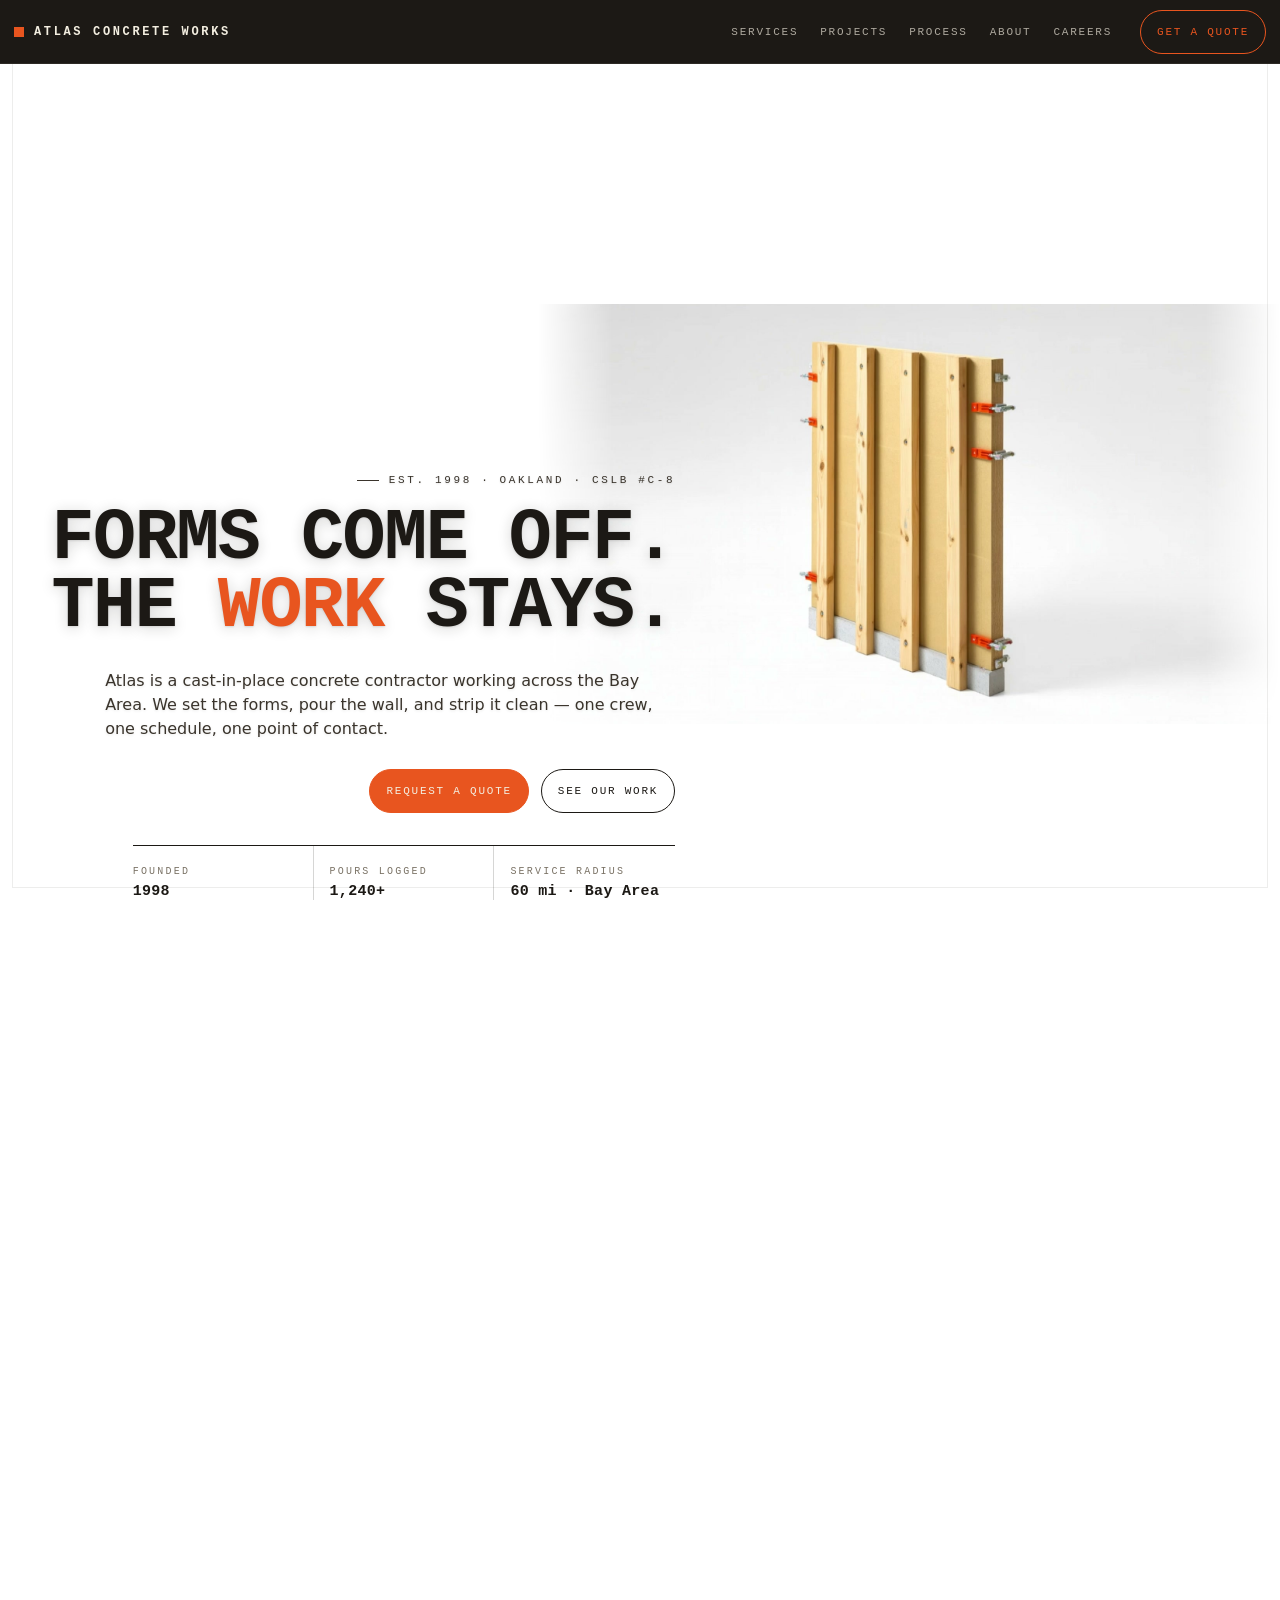
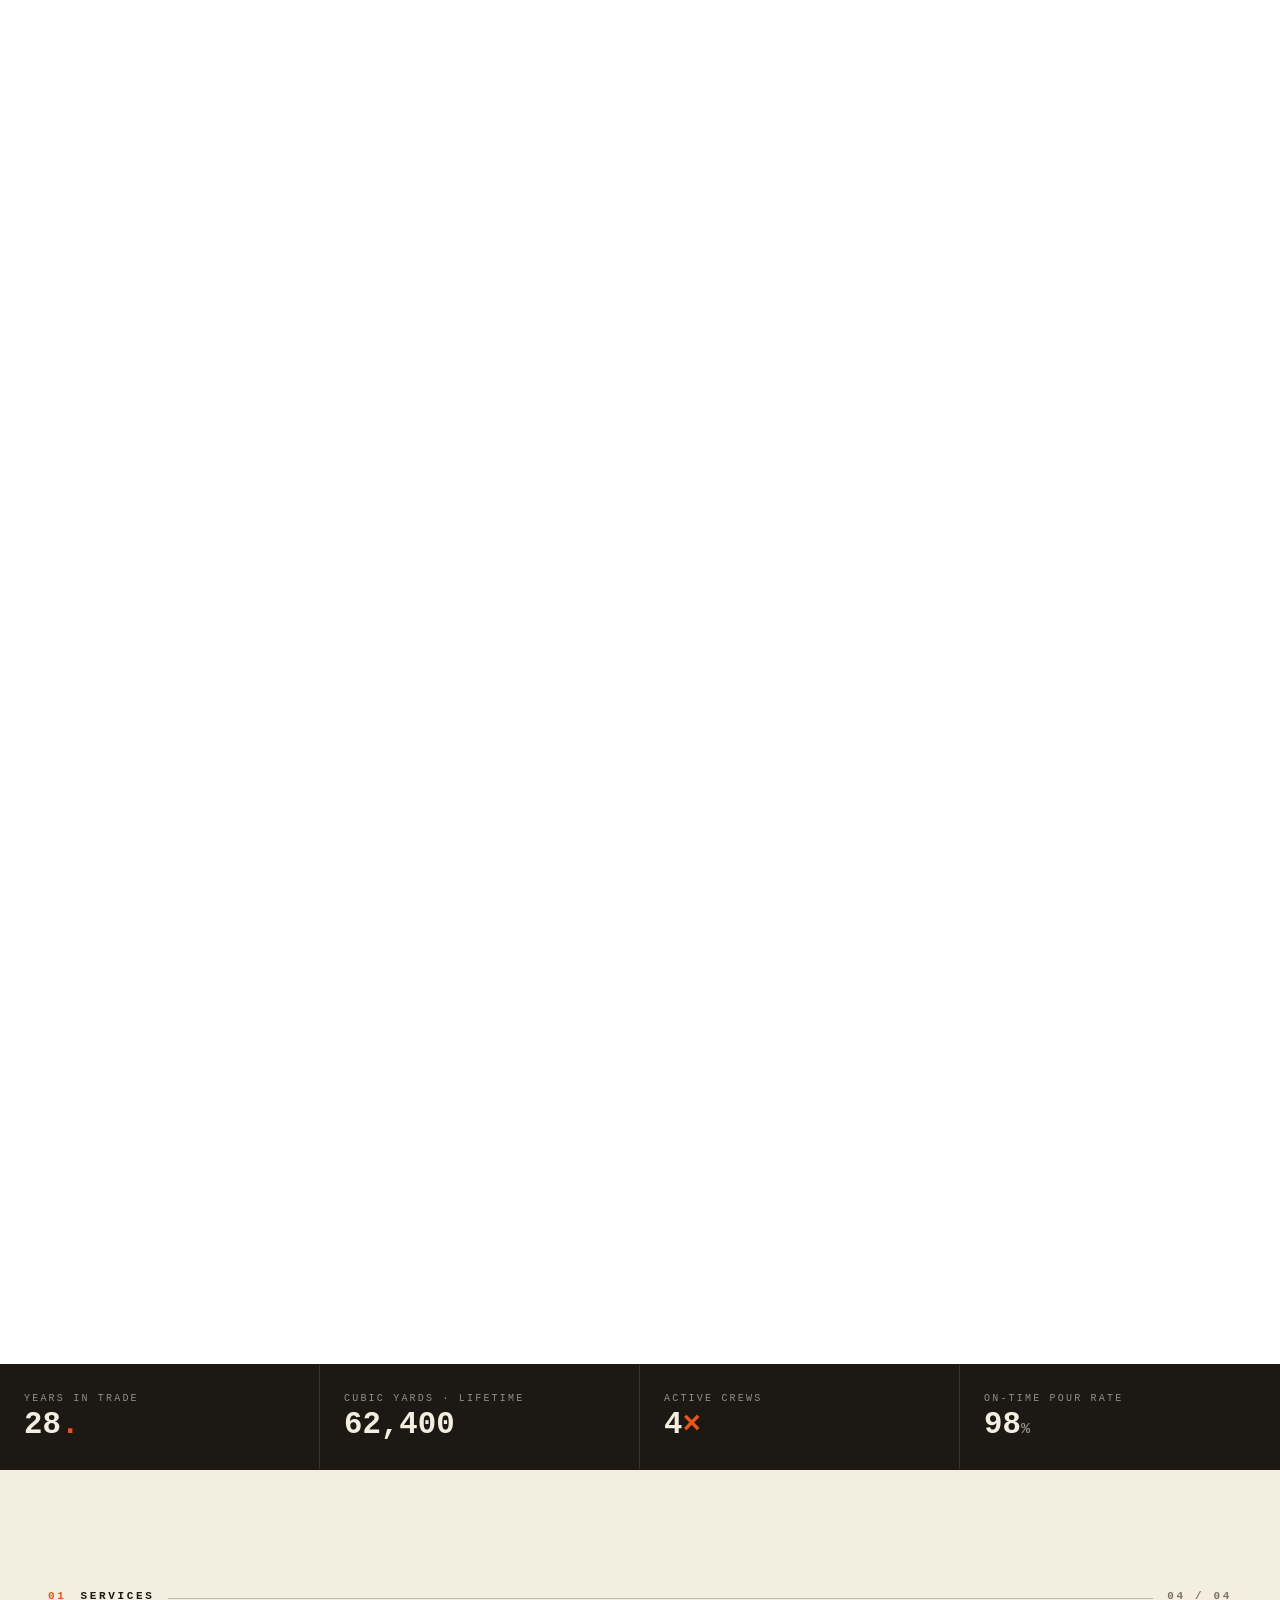
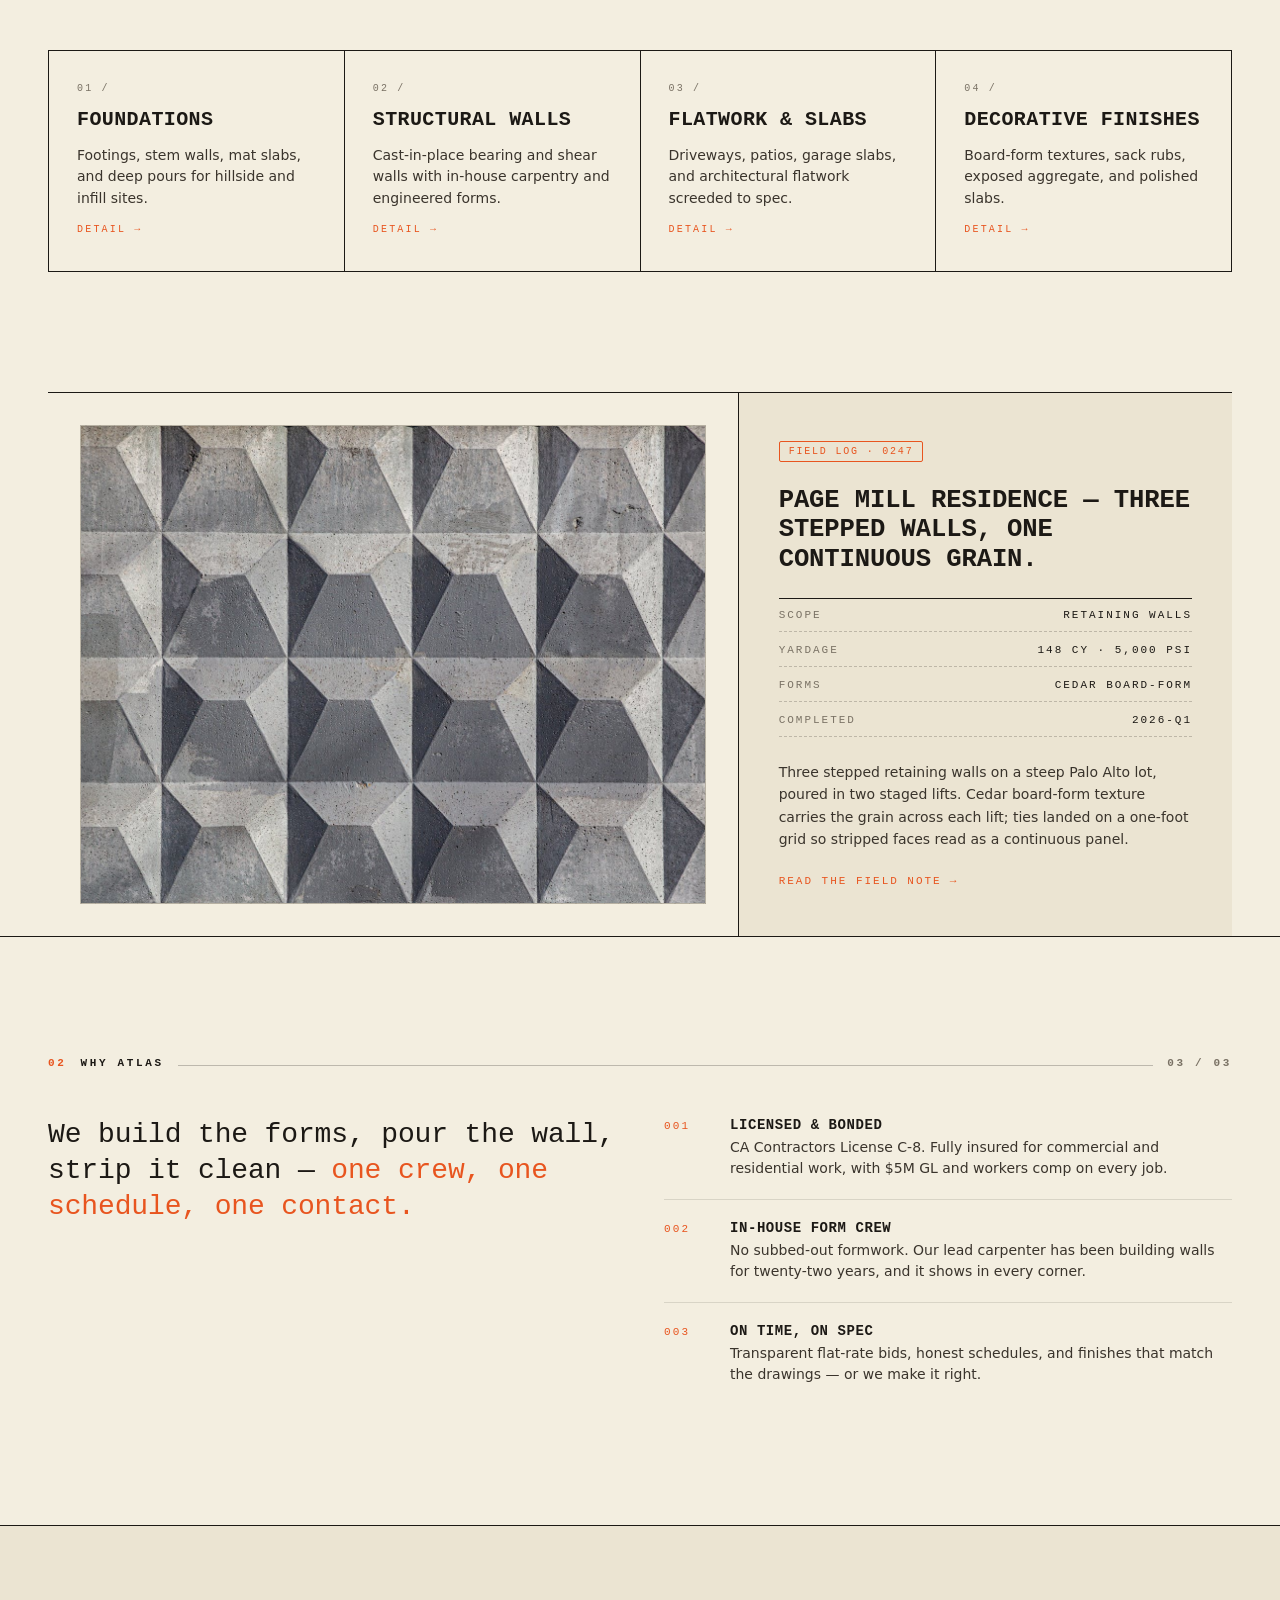
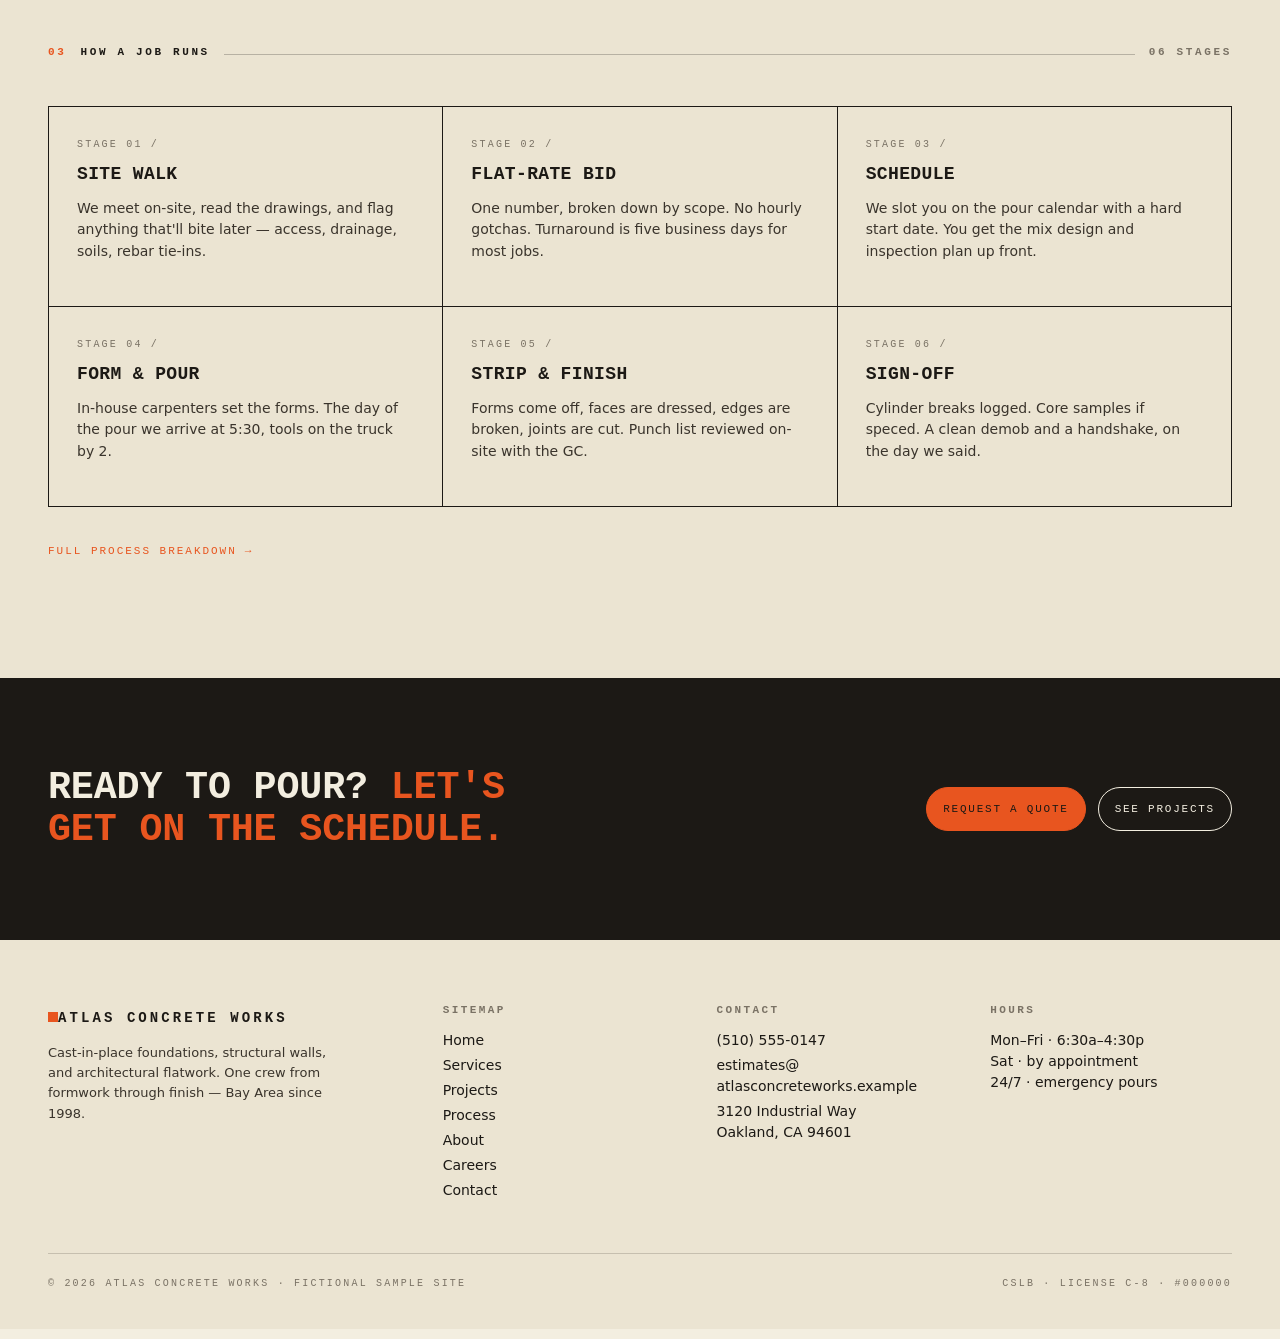
<file: index.html>
<!doctype html>
<html lang="en">
<head>
<meta charset="utf-8">
<meta name="viewport" content="width=device-width, initial-scale=1">
<title>Atlas Concrete Works — Cast-in-Place Foundations, Walls & Flatwork</title>
<style>
/* ============================================================
   ATLAS CONCRETE WORKS — shared site stylesheet
   Extracted from landing page. All pages consume this.
   ============================================================ */
:root {
  --paper: #F3EEE0;
  --paper-2: #EBE4D2;
  --paper-3: #E0D8C2;
  --ink: #1C1915;
  --ink-soft: #3A342C;
  --ink-mute: #7A7265;
  --accent: #E8551F;
  --accent-ink: #B8421A;
  --rule: #1C1915;
  --nav-h: 64px;
  --mono: ui-monospace, "JetBrains Mono", "SF Mono", Menlo, Consolas, monospace;
  --sans: -apple-system, BlinkMacSystemFont, "Segoe UI", Inter, system-ui, sans-serif;
}

* { box-sizing: border-box; }
html, body { margin: 0; padding: 0; background: var(--paper); color: var(--ink); font-family: var(--sans); }
body { -webkit-font-smoothing: antialiased; text-rendering: optimizeLegibility; }
a { color: inherit; text-decoration: none; }
img, svg { display: block; max-width: 100%; }

/* spec-sheet frame */
body::before {
  content: ""; position: fixed; inset: 12px; border: 1px solid rgba(28,25,21,0.08);
  pointer-events: none; z-index: 40;
}
@media (max-width: 600px) { body::before { inset: 6px; } }

/* ---------- NAV (inverted dark) ---------- */
.nav {
  position: fixed; top: 0; left: 0; right: 0; height: var(--nav-h);
  display: flex; align-items: center; justify-content: space-between;
  padding: 0 28px;
  background: var(--ink);
  border-bottom: 1px solid rgba(243,238,224,0.08);
  z-index: 50;
  color: var(--paper);
}
.wordmark {
  font-family: var(--mono);
  font-size: 12px; letter-spacing: 0.22em; text-transform: uppercase;
  font-weight: 600;
  display: flex; align-items: center; gap: 10px;
  color: var(--paper);
}
.wordmark::before {
  content: ""; display: inline-block;
  width: 10px; height: 10px; background: var(--accent);
}
.nav-right { display: flex; align-items: center; gap: 28px; }
.nav-links { display: flex; gap: 22px; }
.nav-links a {
  font-family: var(--mono); font-size: 11px;
  letter-spacing: 0.16em; text-transform: uppercase;
  color: rgba(243,238,224,0.68);
  transition: color 160ms ease;
  position: relative;
  padding: 4px 0;
}
.nav-links a:hover { color: var(--paper); }
.nav-links a.active { color: var(--accent); }
.nav-links a.active::after {
  content: ""; position: absolute; left: 0; right: 0; bottom: -2px;
  height: 2px; background: var(--accent);
}
.cta {
  font-family: var(--mono);
  font-size: 11px; letter-spacing: 0.16em; text-transform: uppercase;
  padding: 9px 16px;
  border: 1px solid var(--accent);
  color: var(--accent);
  background: transparent;
  border-radius: 999px;
  transition: background 160ms ease, color 160ms ease;
  cursor: pointer;
}
.cta:hover { background: var(--accent); color: var(--paper); }
.cta.solid { background: var(--accent); color: var(--paper); }
.cta.solid:hover { background: var(--accent-ink); border-color: var(--accent-ink); }
.cta.ghost-ink { border-color: var(--ink); color: var(--ink); }
.cta.ghost-ink:hover { background: var(--ink); color: var(--paper); }

@media (max-width: 820px) {
  .nav-links { display: none; }
}

/* nav sits above a spacer so content doesn't slip under */
.nav-spacer { height: var(--nav-h); }

/* ---------- SECTION SCAFFOLDING ---------- */
.wrap { max-width: 1280px; margin: 0 auto; }
.wrap-narrow { max-width: 960px; margin: 0 auto; }

.section {
  padding: 120px 48px;
  border-top: 1px solid var(--rule);
  position: relative;
}
.section.tight { padding: 72px 48px; }
.section.paper-2 { background: var(--paper-2); }
.section.ink { background: var(--ink); color: var(--paper); }
.section.ink .section-label .title { color: var(--paper); }
.section.ink .section-label .rule { background: var(--paper); }

.section-label {
  font-family: var(--mono);
  font-size: 11px; letter-spacing: 0.24em; text-transform: uppercase;
  color: var(--ink-soft);
  margin: 0 0 48px 0;
  display: flex; align-items: baseline; gap: 14px;
}
.section-label .num { color: var(--accent); font-weight: 600; }
.section-label .title { color: var(--ink); }
.section-label .rule { flex: 1; height: 1px; background: var(--ink); opacity: 0.25; }
.section-label .meta { color: var(--ink-mute); font-weight: 600; }

@media (max-width: 720px) {
  .section { padding: 80px 24px; }
  .section.tight { padding: 56px 24px; }
}

/* ---------- PAGE HEADER (hero strip for sub-pages) ---------- */
.page-header {
  padding: 140px 48px 80px;
  background: var(--paper);
  border-bottom: 1px solid var(--rule);
  position: relative;
}
.page-header .crumbs {
  font-family: var(--mono);
  font-size: 11px; letter-spacing: 0.22em; text-transform: uppercase;
  color: var(--ink-mute);
  display: flex; gap: 10px; align-items: center;
  margin-bottom: 28px;
}
.page-header .crumbs a:hover { color: var(--accent); }
.page-header .crumbs .sep::before { content: "/"; color: rgba(28,25,21,0.3); }
.page-header h1 {
  font-family: var(--mono);
  font-weight: 600;
  font-size: clamp(40px, 6vw, 88px);
  line-height: 1.02; letter-spacing: -0.01em;
  text-transform: uppercase;
  margin: 0 0 24px 0;
  color: var(--ink);
  max-width: 18ch;
}
.page-header h1 .slash { color: var(--accent); }
.page-header .lede {
  font-size: clamp(16px, 1.4vw, 19px);
  line-height: 1.55; color: var(--ink-soft);
  max-width: 58ch; margin: 0;
}
.page-header .eyebrow {
  font-family: var(--mono);
  font-size: 11px; letter-spacing: 0.24em; text-transform: uppercase;
  color: var(--ink-soft);
  display: flex; align-items: center; gap: 10px;
  margin-bottom: 24px;
}
.page-header .eyebrow::before {
  content: ""; display: inline-block;
  width: 22px; height: 1px; background: var(--ink-soft);
}

@media (max-width: 720px) {
  .page-header { padding: 110px 24px 56px; }
}

/* ---------- GRID UTILITIES ---------- */
.grid-4, .grid-3, .grid-2 {
  display: grid; gap: 0;
  border-top: 1px solid var(--rule); border-left: 1px solid var(--rule);
}
.grid-4 { grid-template-columns: repeat(4, 1fr); }
.grid-3 { grid-template-columns: repeat(3, 1fr); }
.grid-2 { grid-template-columns: repeat(2, 1fr); }
.cell {
  padding: 32px 28px 36px;
  border-right: 1px solid var(--rule);
  border-bottom: 1px solid var(--rule);
  background: var(--paper);
  display: flex; flex-direction: column; gap: 14px;
  min-height: 200px;
  position: relative;
}
.cell.tall { min-height: 280px; }
.cell.has-hover { transition: background 180ms ease; cursor: pointer; }
.cell.has-hover:hover { background: var(--paper-2); }
.cell .idx {
  font-family: var(--mono);
  font-size: 10px; letter-spacing: 0.22em; text-transform: uppercase;
  color: var(--ink-mute);
}
.cell h3 {
  font-family: var(--mono);
  font-weight: 600;
  font-size: 18px; letter-spacing: 0.02em; text-transform: uppercase;
  margin: 0; color: var(--ink);
}
.cell p { font-size: 14px; line-height: 1.55; color: var(--ink-soft); margin: 0; }
.cell .cell-arrow {
  font-family: var(--mono);
  font-size: 10px; letter-spacing: 0.22em; text-transform: uppercase;
  color: var(--accent);
  margin-top: auto;
  display: inline-flex; align-items: center; gap: 8px;
}
.cell .cell-arrow::after {
  content: "→"; transition: transform 180ms ease;
}
.cell.has-hover:hover .cell-arrow::after { transform: translateX(4px); }

@media (max-width: 960px) { .grid-4 { grid-template-columns: repeat(2, 1fr); } }
@media (max-width: 560px) { .grid-4, .grid-3, .grid-2 { grid-template-columns: 1fr; } }

/* ---------- TWO-COL ---------- */
.two-col {
  display: grid; grid-template-columns: 1fr 1fr; gap: 48px; align-items: start;
}
.two-col.lead-right { grid-template-columns: 1fr 2fr; }
.two-col.narrow-right { grid-template-columns: 2fr 1fr; }
@media (max-width: 760px) {
  .two-col, .two-col.lead-right, .two-col.narrow-right { grid-template-columns: 1fr; gap: 28px; }
}

.lead-quote {
  font-family: var(--mono);
  font-size: clamp(20px, 2.2vw, 28px);
  line-height: 1.3; letter-spacing: -0.005em;
  color: var(--ink); margin: 0;
}
.lead-quote .slash { color: var(--accent); }

/* ---------- NUMBERED LIST ---------- */
.numlist { list-style: none; padding: 0; margin: 0; display: flex; flex-direction: column; gap: 20px; }
.numlist li {
  display: grid; grid-template-columns: 48px 1fr; gap: 18px; align-items: baseline;
  padding-bottom: 20px; border-bottom: 1px solid rgba(28,25,21,0.12);
}
.numlist li:last-child { border-bottom: 0; }
.numlist .n {
  font-family: var(--mono); font-size: 11px; letter-spacing: 0.2em;
  color: var(--accent);
}
.numlist .body { display: flex; flex-direction: column; gap: 4px; }
.numlist .body strong {
  font-family: var(--mono); font-weight: 600;
  font-size: 14px; letter-spacing: 0.04em; text-transform: uppercase;
  color: var(--ink);
}
.numlist .body span { font-size: 14px; color: var(--ink-soft); line-height: 1.5; }

/* ---------- META / SPEC ROWS ---------- */
.spec {
  font-family: var(--mono); font-size: 11px; letter-spacing: 0.18em; text-transform: uppercase;
  color: var(--ink-mute);
  display: flex; flex-direction: column; gap: 2px;
  border-top: 1px solid var(--ink);
}
.spec .row {
  display: flex; justify-content: space-between; gap: 12px;
  border-bottom: 1px dashed rgba(28,25,21,0.22); padding: 10px 0;
}
.spec .row span:last-child { color: var(--ink); }

/* ---------- TAGS ---------- */
.tag-pill {
  display: inline-block;
  font-family: var(--mono); font-size: 10px; letter-spacing: 0.18em; text-transform: uppercase;
  color: var(--accent);
  border: 1px solid var(--accent); padding: 4px 9px; border-radius: 2px;
}
.tag-pill.ink { color: var(--ink); border-color: var(--ink); }
.tag-pill.mute { color: var(--ink-mute); border-color: rgba(28,25,21,0.25); }

/* ---------- BODY COPY ---------- */
.prose p { font-size: 16px; line-height: 1.65; color: var(--ink-soft); margin: 0 0 14px 0; max-width: 64ch; }
.prose p.large { font-size: 18px; line-height: 1.55; color: var(--ink); }
.prose h2 {
  font-family: var(--mono); font-weight: 600;
  font-size: 22px; letter-spacing: 0.02em; text-transform: uppercase;
  margin: 40px 0 16px 0; color: var(--ink);
}
.prose h3 {
  font-family: var(--mono); font-weight: 600;
  font-size: 14px; letter-spacing: 0.06em; text-transform: uppercase;
  margin: 28px 0 10px 0; color: var(--ink);
}

/* ---------- PLACEHOLDER IMAGE ---------- */
.ph {
  position: relative;
  background:
    repeating-linear-gradient(
      135deg,
      rgba(28,25,21,0.08) 0 1px,
      transparent 1px 10px
    ),
    var(--paper-2);
  border: 1px solid rgba(28,25,21,0.25);
  display: flex; align-items: flex-end; justify-content: flex-start;
  padding: 14px;
  font-family: var(--mono); font-size: 10px; letter-spacing: 0.2em; text-transform: uppercase;
  color: var(--ink-soft);
  aspect-ratio: 4 / 3;
  overflow: hidden;
}
.ph.tall { aspect-ratio: 3 / 4; }
.ph.wide { aspect-ratio: 16 / 9; }
.ph.sq { aspect-ratio: 1 / 1; }
.ph .ph-label {
  background: var(--paper);
  padding: 4px 8px;
  border: 1px solid rgba(28,25,21,0.25);
}
.ph.dark {
  background:
    repeating-linear-gradient(
      135deg,
      rgba(243,238,224,0.10) 0 1px,
      transparent 1px 10px
    ),
    var(--ink);
  color: rgba(243,238,224,0.7);
  border-color: rgba(243,238,224,0.2);
}
.ph.dark .ph-label {
  background: var(--ink);
  color: rgba(243,238,224,0.85);
  border-color: rgba(243,238,224,0.2);
}
.ph > img { position: absolute; inset: 0; width: 100%; height: 100%; object-fit: cover; display: block; }

/* ---------- CTA BANDS ---------- */
.cta-band {
  padding: 88px 48px;
  border-top: 1px solid var(--rule);
  background: var(--ink);
  color: var(--paper);
  display: grid; grid-template-columns: 2fr 1fr; gap: 48px; align-items: center;
}
.cta-band h2 {
  font-family: var(--mono); font-weight: 600;
  font-size: clamp(28px, 3vw, 44px); line-height: 1.1;
  letter-spacing: -0.005em; text-transform: uppercase;
  margin: 0; max-width: 20ch;
}
.cta-band h2 .slash { color: var(--accent); }
.cta-band .cta { border-color: var(--accent); color: var(--accent); }
.cta-band .cta:hover { background: var(--accent); color: var(--ink); }
.cta-band .cta.solid { background: var(--accent); color: var(--ink); }
.cta-band .cta.solid:hover { background: var(--paper); color: var(--ink); border-color: var(--paper); }
.cta-band .actions { display: flex; gap: 12px; justify-content: flex-end; flex-wrap: wrap; }
@media (max-width: 720px) { .cta-band { grid-template-columns: 1fr; padding: 64px 24px; } .cta-band .actions { justify-content: flex-start; } }

/* ---------- FOOTER ---------- */
footer.site-foot {
  border-top: 1px solid var(--rule);
  padding: 64px 48px 40px;
  background: var(--paper-2);
}
.foot {
  display: grid; grid-template-columns: 1.5fr 1fr 1fr 1fr; gap: 32px; margin-bottom: 48px;
}
.foot h4 {
  font-family: var(--mono); font-weight: 600;
  font-size: 11px; letter-spacing: 0.22em; text-transform: uppercase;
  color: var(--ink-mute); margin: 0 0 14px 0;
}
.foot p, .foot a { font-size: 14px; color: var(--ink); margin: 4px 0; line-height: 1.5; display: block; }
.foot a:hover { color: var(--accent); }
.foot .wordmark { margin-bottom: 14px; color: var(--ink); }
.foot .wordmark::before { background: var(--accent); }
.foot .blurb { font-size: 13px; color: var(--ink-soft); max-width: 34ch; line-height: 1.55; }
.foot-bottom {
  display: flex; justify-content: space-between; align-items: center; gap: 12px;
  padding-top: 24px; border-top: 1px solid rgba(28,25,21,0.18);
  font-family: var(--mono); font-size: 10px; letter-spacing: 0.22em; text-transform: uppercase;
  color: var(--ink-mute);
}
@media (max-width: 820px) {
  .foot { grid-template-columns: 1fr 1fr; }
}
@media (max-width: 520px) {
  .foot { grid-template-columns: 1fr; }
  .foot-bottom { flex-direction: column; gap: 8px; align-items: flex-start; }
  footer.site-foot { padding: 56px 24px 32px; }
}

/* ---------- FORMS ---------- */
.form { display: grid; grid-template-columns: 1fr 1fr; gap: 20px; }
.form .full { grid-column: 1 / -1; }
.field { display: flex; flex-direction: column; gap: 6px; }
.field label {
  font-family: var(--mono); font-size: 10px; letter-spacing: 0.22em; text-transform: uppercase;
  color: var(--ink-mute);
}
.field input, .field select, .field textarea {
  font-family: var(--sans); font-size: 15px;
  padding: 12px 14px;
  background: var(--paper);
  border: 1px solid rgba(28,25,21,0.3);
  color: var(--ink);
  border-radius: 0;
  outline: none;
  transition: border-color 160ms ease, background 160ms ease;
}
.field input:focus, .field select:focus, .field textarea:focus {
  border-color: var(--accent);
  background: #FFFDF7;
}
.field textarea { min-height: 140px; resize: vertical; font-family: var(--sans); }
.field .hint { font-family: var(--mono); font-size: 10px; letter-spacing: 0.18em; text-transform: uppercase; color: var(--ink-mute); }
.field .err { color: var(--accent); font-family: var(--mono); font-size: 10px; letter-spacing: 0.18em; text-transform: uppercase; }

@media (max-width: 720px) { .form { grid-template-columns: 1fr; } }

/* ---------- LINK ---------- */
.textlink {
  font-family: var(--mono); font-size: 11px; letter-spacing: 0.18em; text-transform: uppercase;
  color: var(--accent); display: inline-flex; gap: 8px; align-items: center;
  border-bottom: 1px solid transparent;
}
.textlink::after { content: "→"; transition: transform 180ms ease; }
.textlink:hover::after { transform: translateX(4px); }

/* ---------- BIG NUMBERS ---------- */
.stats { display: grid; grid-template-columns: repeat(4, 1fr); gap: 0; border-top: 1px solid var(--rule); border-left: 1px solid var(--rule); }
.stat { padding: 36px 28px; border-right: 1px solid var(--rule); border-bottom: 1px solid var(--rule); display: flex; flex-direction: column; gap: 8px; min-height: 180px; justify-content: space-between; }
.stat .num {
  font-family: var(--mono); font-weight: 600;
  font-size: clamp(40px, 5vw, 64px);
  line-height: 1; letter-spacing: -0.02em;
  color: var(--ink);
}
.stat .num .unit { font-size: 0.45em; color: var(--ink-mute); margin-left: 6px; letter-spacing: 0.02em; }
.stat .k {
  font-family: var(--mono); font-size: 11px; letter-spacing: 0.22em; text-transform: uppercase;
  color: var(--ink-soft);
}
@media (max-width: 960px) { .stats { grid-template-columns: repeat(2, 1fr); } }
@media (max-width: 560px) { .stats { grid-template-columns: 1fr; } }

/* ---------- TABLE ---------- */
.tbl { width: 100%; border-collapse: collapse; font-size: 14px; }
.tbl th, .tbl td { padding: 14px 14px; text-align: left; border-bottom: 1px solid rgba(28,25,21,0.15); }
.tbl th { font-family: var(--mono); font-size: 10px; letter-spacing: 0.2em; text-transform: uppercase; color: var(--ink-mute); font-weight: 600; }
.tbl td { color: var(--ink); vertical-align: top; }
.tbl td.mono { font-family: var(--mono); font-size: 12px; letter-spacing: 0.06em; color: var(--ink-soft); }

/* ---------- TWEAKS PANEL ---------- */
.tweaks-panel {
  position: fixed; bottom: 20px; right: 20px; z-index: 90;
  background: var(--paper);
  border: 1px solid var(--ink);
  padding: 16px 18px 18px;
  width: 260px;
  font-family: var(--mono);
  box-shadow: 0 12px 40px rgba(28,25,21,0.18);
  display: none;
}
.tweaks-panel.on { display: block; }
.tweaks-panel h5 {
  font-size: 10px; letter-spacing: 0.22em; text-transform: uppercase;
  color: var(--ink-mute); margin: 0 0 12px 0; font-weight: 600;
  display: flex; justify-content: space-between; align-items: center;
}
.tweaks-panel .tw-group { margin-bottom: 14px; }
.tweaks-panel .tw-label {
  font-size: 10px; letter-spacing: 0.22em; text-transform: uppercase;
  color: var(--ink); display: block; margin-bottom: 6px;
}
.tweaks-panel .swatches { display: flex; gap: 6px; }
.tweaks-panel .sw {
  width: 22px; height: 22px; border: 1px solid var(--ink); cursor: pointer;
  border-radius: 0;
  padding: 0;
}
.tweaks-panel .sw.active { outline: 2px solid var(--ink); outline-offset: 2px; }
.tweaks-panel select {
  width: 100%; padding: 6px 8px;
  font-family: var(--mono); font-size: 10px; letter-spacing: 0.16em; text-transform: uppercase;
  background: var(--paper); color: var(--ink);
  border: 1px solid var(--ink); border-radius: 0;
}

</style>
<style>
  /* ---------- HOME HERO (composed, typographic) ---------- */
  .home-hero {
    position: relative;
    padding: 72px 48px 40px;
    display: grid;
    grid-template-columns: 1fr;
    gap: 40px;
    align-items: end;
    background: var(--paper);
    overflow: hidden;
  }
  .home-hero .hero-right { display: none; }
  .home-hero .eyebrow {
    font-family: var(--mono);
    font-size: 11px; letter-spacing: 0.24em; text-transform: uppercase;
    color: var(--ink-soft);
    display: flex; align-items: center; gap: 10px;
    margin-bottom: 20px;
  }
  .home-hero .eyebrow::before {
    content: ""; display: inline-block;
    width: 22px; height: 1px; background: var(--ink-soft);
  }
  .home-hero h1 {
    font-family: var(--mono);
    font-weight: 600;
    font-size: clamp(44px, 8.2vw, 128px);
    line-height: 0.94; letter-spacing: -0.02em;
    text-transform: uppercase;
    margin: 0 0 32px 0;
    color: var(--ink);
  }
  .home-hero h1 .slash { color: var(--accent); }
  .home-hero h1 .thin { font-weight: 400; color: var(--ink-soft); }
  .home-hero .tag {
    font-family: var(--sans);
    font-size: clamp(16px, 1.3vw, 20px);
    line-height: 1.5;
    color: var(--ink-soft);
    margin: 0 0 32px 0; max-width: 48ch;
  }
  .home-hero .hero-ctas {
    display: flex; gap: 12px; flex-wrap: wrap; margin-bottom: 40px;
  }
  .hero-meta {
    display: grid; grid-template-columns: repeat(3, 1fr);
    gap: 0;
    border-top: 1px solid var(--ink);
  }
  .hero-meta .m {
    padding: 20px 16px 0 0;
    display: flex; flex-direction: column; gap: 6px;
    border-right: 1px solid rgba(28,25,21,0.18);
    padding-left: 16px;
  }
  .hero-meta .m:first-child { padding-left: 0; }
  .hero-meta .m:last-child { border-right: 0; }
  .hero-meta .k {
    font-family: var(--mono); font-size: 10px; letter-spacing: 0.22em; text-transform: uppercase;
    color: var(--ink-mute);
  }
  .hero-meta .v {
    font-family: var(--mono); font-size: 15px; letter-spacing: 0.02em;
    color: var(--ink); font-weight: 600;
  }

  .hero-right {
    display: flex; flex-direction: column; gap: 18px;
    align-self: stretch;
  }
  .hero-right .ph { flex: 1; min-height: 320px; }
  .hero-right .spec { margin-top: 0; }

  @media (max-width: 960px) {
    .home-hero { padding: 48px 24px; gap: 32px; }
  }

  /* ---------- STRIP OF WORKING STATS ---------- */
  .strip {
    background: var(--ink); color: var(--paper);
    display: grid; grid-template-columns: repeat(4, 1fr);
    border-top: 1px solid var(--rule);
  }
  .strip .s {
    padding: 28px 24px; border-right: 1px solid rgba(243,238,224,0.12);
    display: flex; flex-direction: column; gap: 6px;
  }
  .strip .s:last-child { border-right: 0; }
  .strip .s .k {
    font-family: var(--mono); font-size: 10px; letter-spacing: 0.22em; text-transform: uppercase;
    color: rgba(243,238,224,0.55);
  }
  .strip .s .v {
    font-family: var(--mono); font-weight: 600;
    font-size: clamp(24px, 2.4vw, 36px); line-height: 1;
    color: var(--paper);
  }
  .strip .s .v .accent { color: var(--accent); }
  @media (max-width: 720px) { .strip { grid-template-columns: repeat(2, 1fr); } }

  /* ---------- FEATURED PROJECT ---------- */
  .featured {
    display: grid; grid-template-columns: 1.4fr 1fr; gap: 0;
    border-top: 1px solid var(--rule);
  }
  .featured .img {
    border-right: 1px solid var(--rule);
    padding: 32px;
    background: var(--paper);
  }
  .featured .img .ph { height: 100%; aspect-ratio: auto; min-height: 420px; }
  .featured .meta {
    padding: 48px 40px;
    display: flex; flex-direction: column; gap: 24px;
    background: var(--paper-2);
  }
  .featured .meta .tag-pill { align-self: flex-start; }
  .featured .meta h3 {
    font-family: var(--mono); font-weight: 600;
    font-size: clamp(22px, 2vw, 30px); letter-spacing: -0.005em; text-transform: uppercase;
    margin: 0; line-height: 1.15;
  }
  .featured .meta p { font-size: 14px; color: var(--ink-soft); line-height: 1.6; margin: 0; }
  @media (max-width: 960px) {
    .featured { grid-template-columns: 1fr; }
    .featured .img { border-right: 0; border-bottom: 1px solid var(--rule); }
    .featured .img .ph { min-height: 280px; }
  }

  /* ---------- Home services mini ---------- */
  .home-services .cell h3 { font-size: 20px; }

  /* ---------- Scroll-scrub hero ---------- */
  .scroll-hero {
    position: relative;
    height: 500vh;
    background: #fff;
  }
  .scroll-hero .sticky {
    position: sticky; top: 0;
    height: 100vh;
    overflow: hidden;
    background: #fff;
    isolation: isolate;
    display: block;
    padding: 0;
    box-sizing: border-box;
  }
  .scroll-hero .scroll-hero-media {
    position: absolute;
    top: 0;
    right: 0;
    bottom: 0;
    left: 42%;
    background: #fff;
    z-index: 1;
  }
  .scroll-hero .video-fallback {
    position: absolute;
    inset: 0;
    width: 100%;
    height: 100%;
    object-fit: contain;
    pointer-events: none;
    transition: opacity 220ms ease;
    z-index: 1;
  }
  .scroll-hero.video-ready .video-fallback { opacity: 0; }
  .scroll-hero .scroll-overlay {
    position: absolute;
    top: 0;
    left: 0;
    bottom: 0;
    right: 43.5%;
    z-index: 3;
    padding: calc(var(--nav-h) + 64px) 48px 64px;
    background: transparent;
    display: flex;
    flex-direction: column;
    justify-content: flex-end;
    overflow: visible;
    gap: 0;
  }
  .scroll-hero .scroll-overlay .eyebrow {
    text-shadow: 0 1px 2px rgba(28,25,21,0.12);
  }
  .scroll-hero .scroll-overlay h1 {
    font-size: clamp(44px, 5.6vw, 92px);
    line-height: 0.94;
    margin-bottom: 28px;
    text-shadow: 0 2px 14px rgba(28,25,21,0.18), 0 1px 2px rgba(28,25,21,0.12);
  }
  .scroll-hero .scroll-overlay .tag {
    font-size: clamp(16px, 1.2vw, 20px);
    margin-bottom: 28px;
    max-width: 56ch;
    text-shadow: 0 1px 3px rgba(28,25,21,0.1);
  }
  .scroll-hero .scroll-overlay .hero-ctas { margin-bottom: 32px; }
  .scroll-hero video {
    position: absolute;
    inset: 0;
    width: 100%; height: 100%;
    object-fit: contain;
    display: block;
    background-color: #fff;
    -webkit-mask-image:
      linear-gradient(to bottom, transparent 0%, transparent 22%, #000 26%, #000 70%, transparent 85%),
      linear-gradient(to right, transparent 0%, #000 10%, #000 90%, transparent 100%),
      radial-gradient(ellipse 28% 30% at top left, transparent 20%, #000 95%),
      radial-gradient(ellipse 28% 30% at top right, transparent 20%, #000 95%);
    -webkit-mask-composite: source-in;
    mask-image:
      linear-gradient(to bottom, transparent 0%, transparent 22%, #000 26%, #000 70%, transparent 85%),
      linear-gradient(to right, transparent 0%, #000 10%, #000 90%, transparent 100%),
      radial-gradient(ellipse 28% 30% at top left, transparent 20%, #000 95%),
      radial-gradient(ellipse 28% 30% at top right, transparent 20%, #000 95%);
    mask-composite: intersect;
    z-index: 2;
  }
  @media (max-width: 960px) {
    .scroll-hero .scroll-hero-media {
      left: 0;
      top: 50%;
    }
    .scroll-hero .scroll-overlay {
      right: 0;
      bottom: auto;
      height: 50%;
      justify-content: flex-start;
      padding: calc(var(--nav-h) + 24px) 24px 24px;
    }
  }
  @media (prefers-reduced-motion: reduce) {
    .scroll-hero video { display: none; }
    .scroll-hero.video-ready .video-fallback { opacity: 1; }
  }
</style>
  <link rel="stylesheet" href="mobile.css">
  <script defer src="nav.js"></script>
</head>
<body>

<div data-nav></div>

<main>

  <!-- HERO: scroll-scrub animation with overlay -->
  <section class="scroll-hero" id="scroll-hero">
    <div class="sticky">
      <div class="home-hero scroll-overlay">
      <span class="eyebrow">Est. 1998 · Oakland · CSLB #C-8</span>
      <h1>
        Forms come off.<br>
        The <span class="slash">work</span> stays.
      </h1>
      <p class="tag">Atlas is a cast-in-place concrete contractor working across the Bay Area. We set the forms, pour the wall, and strip it clean — one crew, one schedule, one point of contact.</p>
      <div class="hero-ctas">
        <a class="cta solid" href="contact.html">Request a quote</a>
        <a class="cta ghost-ink" href="projects.html">See our work</a>
      </div>
      <div class="hero-meta">
        <div class="m"><span class="k">Founded</span><span class="v">1998</span></div>
        <div class="m"><span class="k">Pours logged</span><span class="v">1,240+</span></div>
        <div class="m"><span class="k">Service radius</span><span class="v">60 mi · Bay Area</span></div>
      </div>
      </div>
    <div class="scroll-hero-media">
    <video id="scroll-hero-video"
           src="images/index-hero.mp4"
           poster="images/index-1.jpg"
           muted playsinline preload="auto"></video>
    </div>
  </section>


  <!-- STRIP -->
  <section class="strip">
    <div class="s"><span class="k">Years in trade</span><span class="v">28<span class="accent">.</span></span></div>
    <div class="s"><span class="k">Cubic yards · lifetime</span><span class="v">62,400</span></div>
    <div class="s"><span class="k">Active crews</span><span class="v">4<span class="accent">×</span></span></div>
    <div class="s"><span class="k">On-time pour rate</span><span class="v">98<span style="font-size:0.5em;color:rgba(243,238,224,0.55)">%</span></span></div>
  </section>

  <!-- SERVICES (mini, click through) -->
  <section class="section home-services" id="services">
    <div class="wrap">
      <h2 class="section-label">
        <span class="num">01</span>
        <span class="title">Services</span>
        <span class="rule"></span>
        <span class="meta">04 / 04</span>
      </h2>
      <div class="grid-4">
        <a class="cell has-hover" href="service-foundations.html">
          <span class="idx">01 /</span>
          <h3>Foundations</h3>
          <p>Footings, stem walls, mat slabs, and deep pours for hillside and infill sites.</p>
          <span class="cell-arrow">Detail</span>
        </a>
        <a class="cell has-hover" href="service-walls.html">
          <span class="idx">02 /</span>
          <h3>Structural Walls</h3>
          <p>Cast-in-place bearing and shear walls with in-house carpentry and engineered forms.</p>
          <span class="cell-arrow">Detail</span>
        </a>
        <a class="cell has-hover" href="service-flatwork.html">
          <span class="idx">03 /</span>
          <h3>Flatwork &amp; Slabs</h3>
          <p>Driveways, patios, garage slabs, and architectural flatwork screeded to spec.</p>
          <span class="cell-arrow">Detail</span>
        </a>
        <a class="cell has-hover" href="service-finishes.html">
          <span class="idx">04 /</span>
          <h3>Decorative Finishes</h3>
          <p>Board-form textures, sack rubs, exposed aggregate, and polished slabs.</p>
          <span class="cell-arrow">Detail</span>
        </a>
      </div>
    </div>
  </section>

  <!-- FEATURED PROJECT -->
  <section class="section tight" style="padding-top: 0; padding-bottom: 0; border-top: 0;">
    <div class="wrap" style="max-width: none; padding: 0;">
      <div class="featured">
        <div class="img">
          <div class="ph">
            <img src="images/index-2.jpg" alt="Featured · board-form retaining wall · Palo Alto" loading="eager" fetchpriority="high" decoding="async">
          </div>
        </div>
        <div class="meta">
          <span class="tag-pill">Field Log · 0247</span>
          <h3>Page Mill Residence — three stepped walls, one continuous grain.</h3>
          <div class="spec">
            <div class="row"><span>Scope</span><span>Retaining walls</span></div>
            <div class="row"><span>Yardage</span><span>148 cy · 5,000 psi</span></div>
            <div class="row"><span>Forms</span><span>Cedar board-form</span></div>
            <div class="row"><span>Completed</span><span>2026-Q1</span></div>
          </div>
          <p>Three stepped retaining walls on a steep Palo Alto lot, poured in two staged lifts. Cedar board-form texture carries the grain across each lift; ties landed on a one-foot grid so stripped faces read as a continuous panel.</p>
          <a class="textlink" href="project-page-mill.html">Read the field note</a>
        </div>
      </div>
    </div>
  </section>

  <!-- WHY ATLAS -->
  <section class="section" id="why">
    <div class="wrap">
      <h2 class="section-label">
        <span class="num">02</span>
        <span class="title">Why Atlas</span>
        <span class="rule"></span>
        <span class="meta">03 / 03</span>
      </h2>
      <div class="two-col">
        <p class="lead-quote">We build the forms, pour the wall, strip it clean — <span class="slash">one crew, one schedule, one contact.</span></p>
        <ul class="numlist">
          <li>
            <span class="n">001</span>
            <span class="body">
              <strong>Licensed &amp; Bonded</strong>
              <span>CA Contractors License C-8. Fully insured for commercial and residential work, with $5M GL and workers comp on every job.</span>
            </span>
          </li>
          <li>
            <span class="n">002</span>
            <span class="body">
              <strong>In-House Form Crew</strong>
              <span>No subbed-out formwork. Our lead carpenter has been building walls for twenty-two years, and it shows in every corner.</span>
            </span>
          </li>
          <li>
            <span class="n">003</span>
            <span class="body">
              <strong>On Time, On Spec</strong>
              <span>Transparent flat-rate bids, honest schedules, and finishes that match the drawings — or we make it right.</span>
            </span>
          </li>
        </ul>
      </div>
    </div>
  </section>

  <!-- PROCESS TEASE -->
  <section class="section paper-2" id="process">
    <div class="wrap">
      <h2 class="section-label">
        <span class="num">03</span>
        <span class="title">How a Job Runs</span>
        <span class="rule"></span>
        <span class="meta">06 stages</span>
      </h2>
      <div class="grid-3">
        <div class="cell" style="background:var(--paper-2)">
          <span class="idx">Stage 01 /</span>
          <h3>Site Walk</h3>
          <p>We meet on-site, read the drawings, and flag anything that'll bite later — access, drainage, soils, rebar tie-ins.</p>
        </div>
        <div class="cell" style="background:var(--paper-2)">
          <span class="idx">Stage 02 /</span>
          <h3>Flat-Rate Bid</h3>
          <p>One number, broken down by scope. No hourly gotchas. Turnaround is five business days for most jobs.</p>
        </div>
        <div class="cell" style="background:var(--paper-2)">
          <span class="idx">Stage 03 /</span>
          <h3>Schedule</h3>
          <p>We slot you on the pour calendar with a hard start date. You get the mix design and inspection plan up front.</p>
        </div>
        <div class="cell" style="background:var(--paper-2)">
          <span class="idx">Stage 04 /</span>
          <h3>Form &amp; Pour</h3>
          <p>In-house carpenters set the forms. The day of the pour we arrive at 5:30, tools on the truck by 2.</p>
        </div>
        <div class="cell" style="background:var(--paper-2)">
          <span class="idx">Stage 05 /</span>
          <h3>Strip &amp; Finish</h3>
          <p>Forms come off, faces are dressed, edges are broken, joints are cut. Punch list reviewed on-site with the GC.</p>
        </div>
        <div class="cell" style="background:var(--paper-2)">
          <span class="idx">Stage 06 /</span>
          <h3>Sign-Off</h3>
          <p>Cylinder breaks logged. Core samples if speced. A clean demob and a handshake, on the day we said.</p>
        </div>
      </div>
      <div style="margin-top: 32px;">
        <a class="textlink" href="process.html">Full process breakdown</a>
      </div>
    </div>
  </section>
</main>

<div data-footer></div>

<script>
/* Shared site JS: nav active state, tweaks panel, small interactions */
(function () {
  // ---- Active nav link ----
  const path = (location.pathname.split('/').pop() || 'index.html').toLowerCase();
  document.querySelectorAll('.nav-links a').forEach(a => {
    const href = (a.getAttribute('href') || '').toLowerCase();
    if (!href) return;
    const base = href.split('/').pop();
    if (base === path || (path === '' && base === 'index.html')) {
      a.classList.add('active');
    }
    // services pages highlight Services
    if (path.startsWith('service-') && href.endsWith('services.html')) a.classList.add('active');
    if (path.startsWith('project-') && href.endsWith('projects.html')) a.classList.add('active');
  });

  // ---- Tweaks: read persisted values ----
  const TWEAK_DEFAULTS = /*EDITMODE-BEGIN*/{
    "accent": "#E8551F",
    "paperTone": "warm",
    "navStyle": "dark"
  }/*EDITMODE-END*/;

  const stored = (() => {
    try { return JSON.parse(localStorage.getItem('atlas-tweaks') || '{}'); } catch (_) { return {}; }
  })();
  const current = Object.assign({}, TWEAK_DEFAULTS, stored);

  const PAPER_TONES = {
    warm:    { paper: '#F3EEE0', paper2: '#EBE4D2', paper3: '#E0D8C2' },
    neutral: { paper: '#F0EEEA', paper2: '#E6E3DD', paper3: '#DAD6CE' },
    cool:    { paper: '#EDEEEC', paper2: '#E2E4E0', paper3: '#D4D7D1' },
  };

  function apply(t) {
    const r = document.documentElement.style;
    r.setProperty('--accent', t.accent);
    // derive a darker accent-ink roughly
    r.setProperty('--accent-ink', shade(t.accent, -0.2));
    const tone = PAPER_TONES[t.paperTone] || PAPER_TONES.warm;
    r.setProperty('--paper', tone.paper);
    r.setProperty('--paper-2', tone.paper2);
    r.setProperty('--paper-3', tone.paper3);
    // nav style
    const nav = document.querySelector('.nav');
    if (nav) {
      nav.dataset.style = t.navStyle;
      if (t.navStyle === 'light') {
        nav.style.background = 'rgba(243,238,224,0.88)';
        nav.style.color = 'var(--ink)';
        nav.style.backdropFilter = 'blur(14px)';
        nav.style.borderBottomColor = 'rgba(28,25,21,0.12)';
        nav.querySelectorAll('.nav-links a').forEach(a => a.style.color = 'var(--ink-soft)');
        const wm = nav.querySelector('.wordmark'); if (wm) wm.style.color = 'var(--ink)';
      } else {
        nav.style.background = ''; nav.style.color = ''; nav.style.backdropFilter = '';
        nav.style.borderBottomColor = '';
        nav.querySelectorAll('.nav-links a').forEach(a => a.style.color = '');
        const wm = nav.querySelector('.wordmark'); if (wm) wm.style.color = '';
      }
    }
  }

  function shade(hex, pct) {
    // expand short hex
    let h = hex.replace('#', '');
    if (h.length === 3) h = h.split('').map(c => c + c).join('');
    const num = parseInt(h, 16);
    let r = (num >> 16) & 255, g = (num >> 8) & 255, b = num & 255;
    r = Math.round(Math.max(0, Math.min(255, r + r * pct)));
    g = Math.round(Math.max(0, Math.min(255, g + g * pct)));
    b = Math.round(Math.max(0, Math.min(255, b + b * pct)));
    return '#' + [r, g, b].map(v => v.toString(16).padStart(2, '0')).join('');
  }

  apply(current);

  // ---- Tweaks host protocol ----
  let tweaksOn = false;
  const panel = document.createElement('div');
  panel.className = 'tweaks-panel';
  panel.innerHTML = `
    <h5>Tweaks <span style="color:var(--accent)">●</span></h5>
    <div class="tw-group">
      <span class="tw-label">Accent</span>
      <div class="swatches" data-k="accent">
        <button class="sw" data-v="#E8551F" style="background:#E8551F" title="Orange (default)"></button>
        <button class="sw" data-v="#B8421A" style="background:#B8421A" title="Burnt"></button>
        <button class="sw" data-v="#2E6F5E" style="background:#2E6F5E" title="Moss"></button>
        <button class="sw" data-v="#2B4C7E" style="background:#2B4C7E" title="Blueprint"></button>
        <button class="sw" data-v="#C9A227" style="background:#C9A227" title="Brass"></button>
        <button class="sw" data-v="#1C1915" style="background:#1C1915" title="Ink"></button>
      </div>
    </div>
    <div class="tw-group">
      <span class="tw-label">Paper tone</span>
      <select data-k="paperTone">
        <option value="warm">Warm</option>
        <option value="neutral">Neutral</option>
        <option value="cool">Cool</option>
      </select>
    </div>
    <div class="tw-group">
      <span class="tw-label">Nav style</span>
      <select data-k="navStyle">
        <option value="dark">Inverted dark</option>
        <option value="light">Light glass</option>
      </select>
    </div>
  `;
  document.body.appendChild(panel);

  function syncPanel() {
    panel.querySelectorAll('[data-k="accent"] .sw').forEach(b => {
      b.classList.toggle('active', b.dataset.v.toLowerCase() === current.accent.toLowerCase());
    });
    panel.querySelector('[data-k="paperTone"]').value = current.paperTone;
    panel.querySelector('[data-k="navStyle"]').value = current.navStyle;
  }
  syncPanel();

  function persist() {
    try { localStorage.setItem('atlas-tweaks', JSON.stringify(current)); } catch (_) {}
    try {
      window.parent.postMessage({ type: '__edit_mode_set_keys', edits: current }, '*');
    } catch (_) {}
  }

  panel.querySelectorAll('[data-k="accent"] .sw').forEach(b => {
    b.addEventListener('click', () => {
      current.accent = b.dataset.v;
      apply(current); syncPanel(); persist();
    });
  });
  panel.querySelector('[data-k="paperTone"]').addEventListener('change', e => {
    current.paperTone = e.target.value; apply(current); persist();
  });
  panel.querySelector('[data-k="navStyle"]').addEventListener('change', e => {
    current.navStyle = e.target.value; apply(current); persist();
  });

  // ---- Tweaks: register listener BEFORE announcing availability ----
  window.addEventListener('message', (e) => {
    const d = e.data || {};
    if (d.type === '__activate_edit_mode') { tweaksOn = true; panel.classList.add('on'); }
    if (d.type === '__deactivate_edit_mode') { tweaksOn = false; panel.classList.remove('on'); }
  });
  try { window.parent.postMessage({ type: '__edit_mode_available' }, '*'); } catch (_) {}
})();

</script>

<script>
/* preview-token preserver: keep ?t=... across same-page relative nav */
(function () {
  var q = location.search;
  if (!q || q.indexOf('t=') === -1) return;
  function fix() {
    document.querySelectorAll('a[href]').forEach(function (a) {
      var h = a.getAttribute('href');
      if (!h) return;
      if (/^(https?:|mailto:|tel:|#|javascript:)/i.test(h)) return;
      if (h.indexOf('?') !== -1) return;
      if (!/\.html(#|$)/i.test(h)) return;
      var hash = '';
      var idx = h.indexOf('#');
      if (idx !== -1) { hash = h.slice(idx); h = h.slice(0, idx); }
      a.setAttribute('href', h + q + hash);
    });
  }
  if (document.readyState === 'loading') {
    document.addEventListener('DOMContentLoaded', fix);
  } else { fix(); }
  // also rerun after chrome.js injects nav/footer
  var mo = new MutationObserver(fix);
  mo.observe(document.documentElement, { childList: true, subtree: true });
  setTimeout(function () { mo.disconnect(); }, 2000);
})();
</script>

<script>
(function () {
  const video = document.getElementById('scroll-hero-video');
  const hero  = document.getElementById('scroll-hero');
  if (!video || !hero) return;
  let duration = 0, targetTime = 0, ticking = false;

  function computeTarget() {
    const rect = hero.getBoundingClientRect();
    const max  = hero.offsetHeight - window.innerHeight;
    const scrolled = Math.min(Math.max(-rect.top, 0), max);
    const progress = max > 0 ? scrolled / max : 0;
    targetTime = progress * duration;
  }
  function applyTime() {
    ticking = false;
    if (duration > 0 && isFinite(targetTime)) {
      try { video.currentTime = targetTime; } catch (_) {}
    }
  }
  function onScroll() {
    computeTarget();
    if (!ticking) { ticking = true; requestAnimationFrame(applyTime); }
  }

  video.addEventListener('loadedmetadata', () => {
    duration = video.duration || 0;
    video.pause();
    try { video.currentTime = 0; } catch (_) {}
    computeTarget(); applyTime();
  });
  window.addEventListener('scroll', onScroll, { passive: true });
  window.addEventListener('resize', onScroll);
})();
</script>

</body>
</html>
</file>
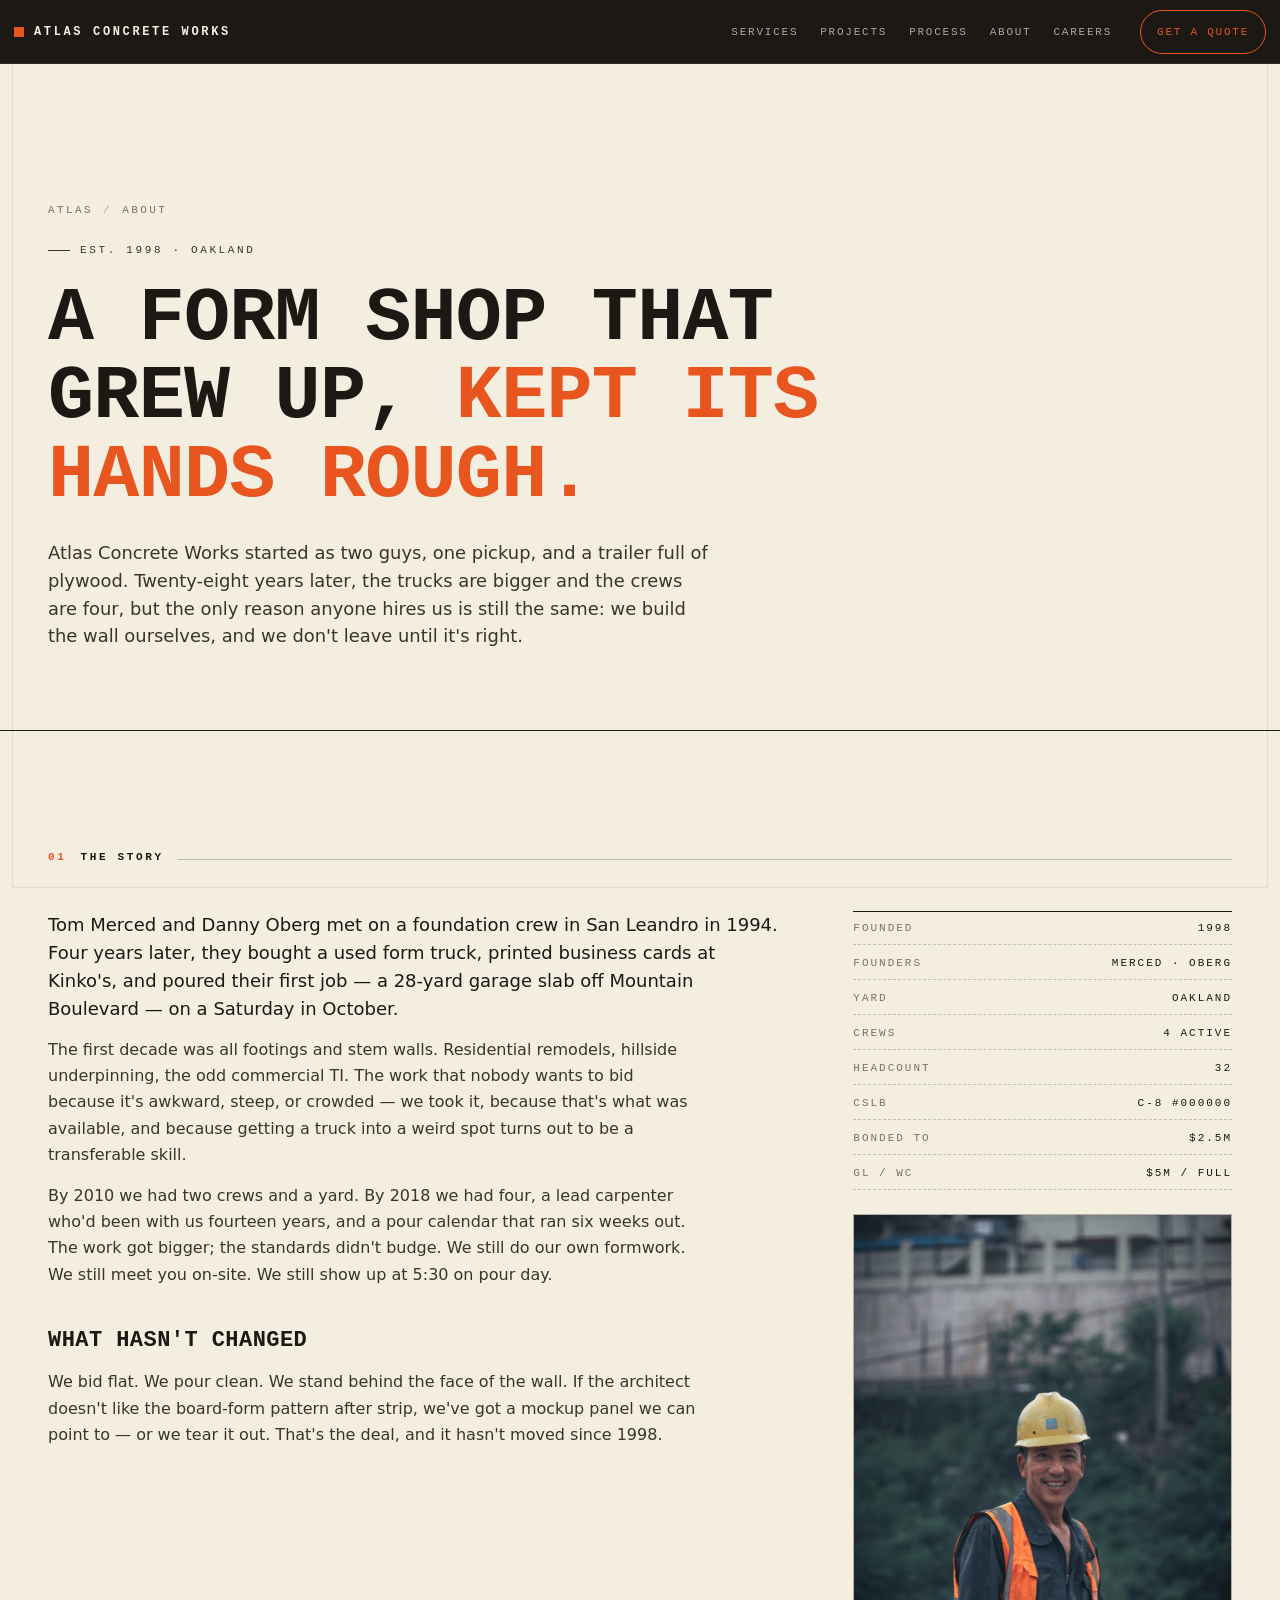
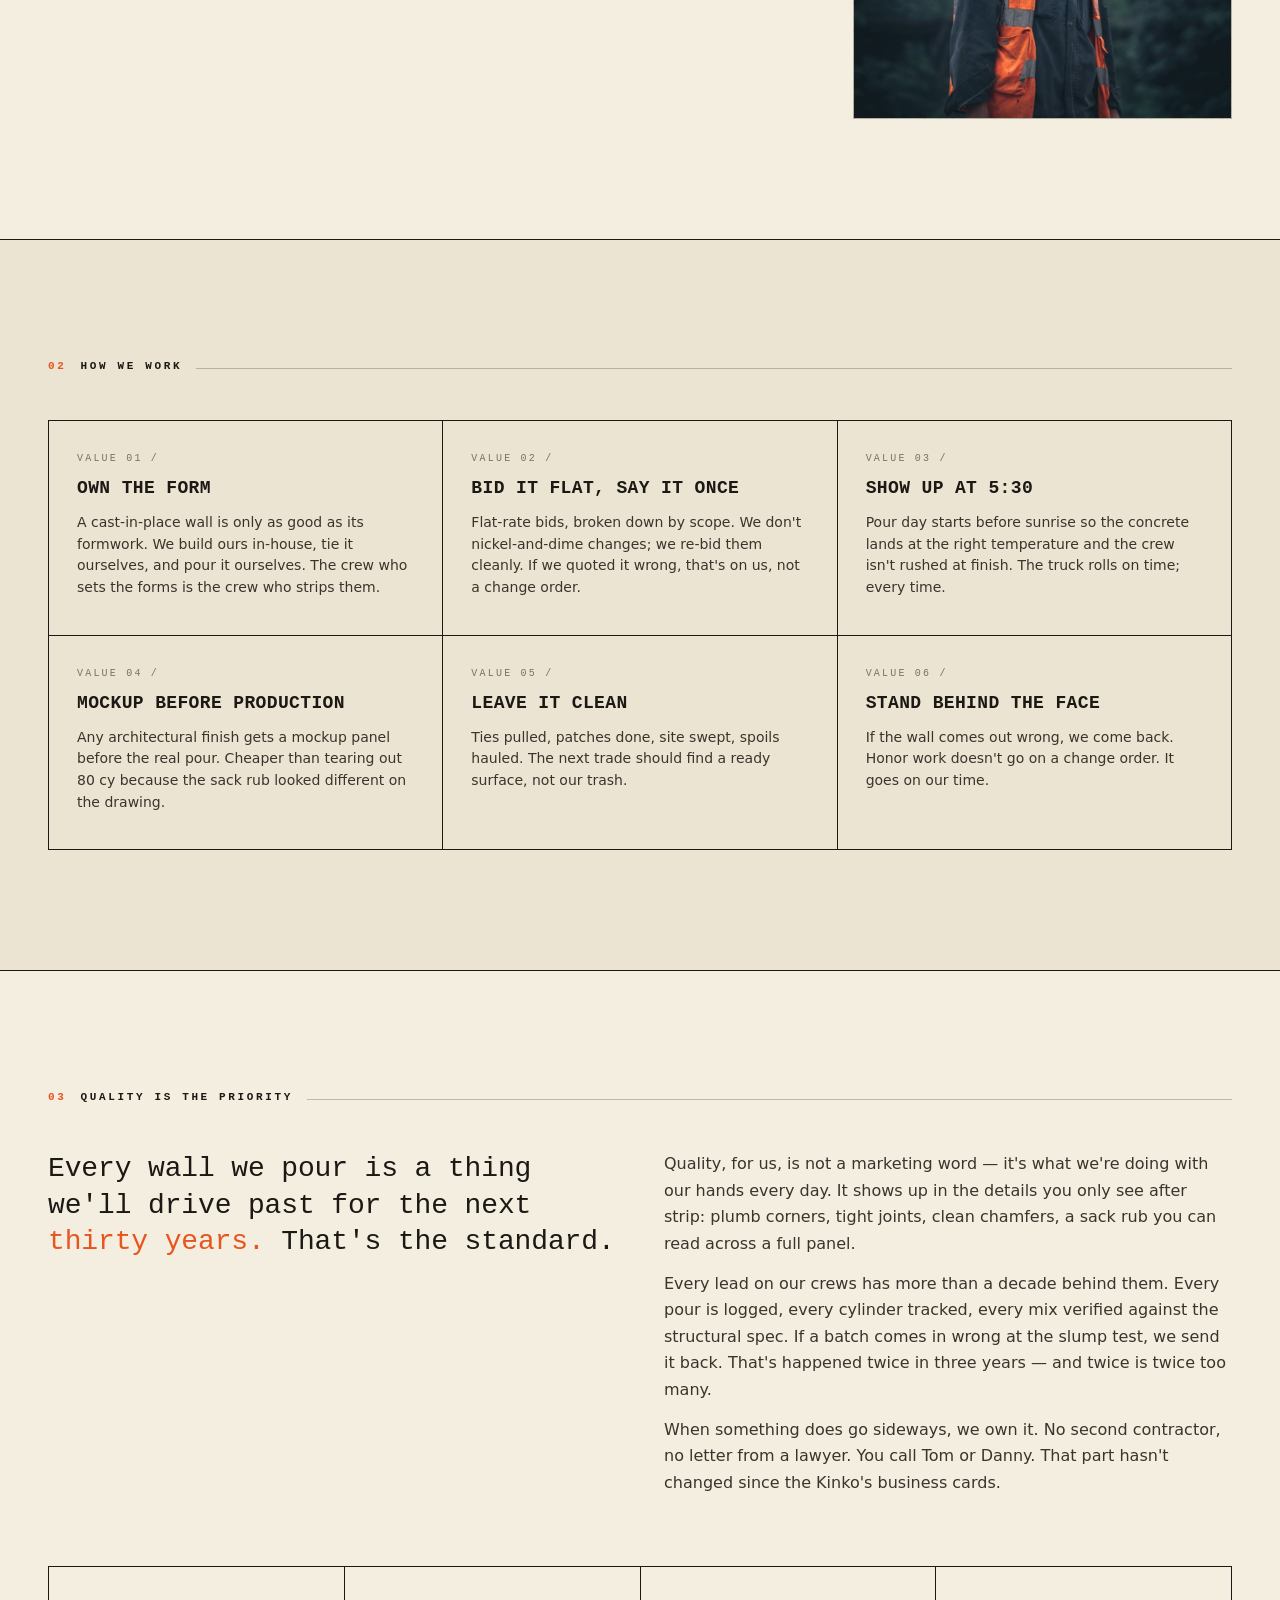
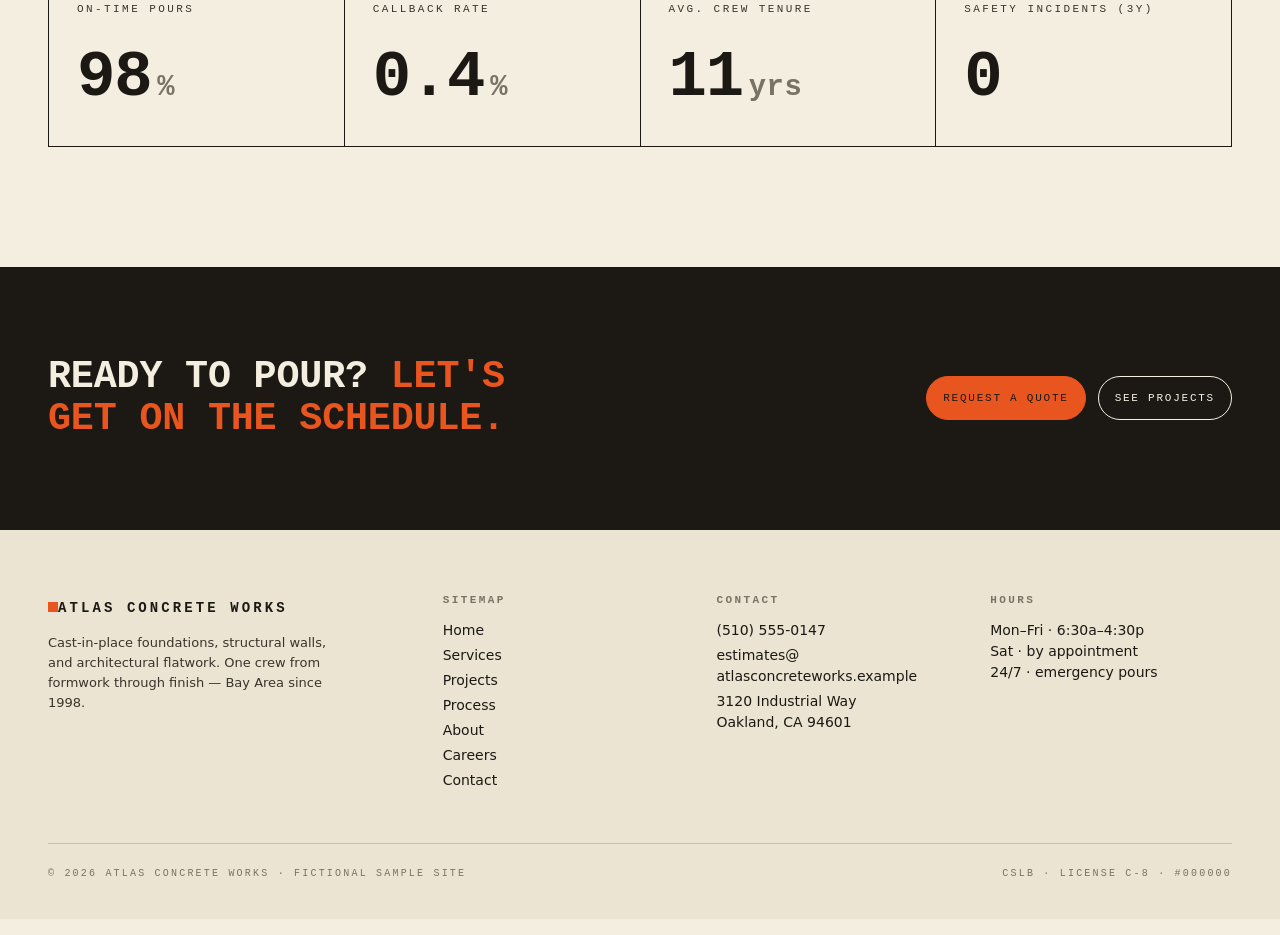
<file: about.html>
<!doctype html>
<html lang="en">
<head>
<meta charset="utf-8">
<meta name="viewport" content="width=device-width, initial-scale=1">
<title>About — Atlas Concrete Works</title>
<style>
/* ============================================================
   ATLAS CONCRETE WORKS — shared site stylesheet
   Extracted from landing page. All pages consume this.
   ============================================================ */
:root {
  --paper: #F3EEE0;
  --paper-2: #EBE4D2;
  --paper-3: #E0D8C2;
  --ink: #1C1915;
  --ink-soft: #3A342C;
  --ink-mute: #7A7265;
  --accent: #E8551F;
  --accent-ink: #B8421A;
  --rule: #1C1915;
  --nav-h: 64px;
  --mono: ui-monospace, "JetBrains Mono", "SF Mono", Menlo, Consolas, monospace;
  --sans: -apple-system, BlinkMacSystemFont, "Segoe UI", Inter, system-ui, sans-serif;
}

* { box-sizing: border-box; }
html, body { margin: 0; padding: 0; background: var(--paper); color: var(--ink); font-family: var(--sans); }
body { -webkit-font-smoothing: antialiased; text-rendering: optimizeLegibility; }
a { color: inherit; text-decoration: none; }
img, svg { display: block; max-width: 100%; }

/* spec-sheet frame */
body::before {
  content: ""; position: fixed; inset: 12px; border: 1px solid rgba(28,25,21,0.08);
  pointer-events: none; z-index: 40;
}
@media (max-width: 600px) { body::before { inset: 6px; } }

/* ---------- NAV (inverted dark) ---------- */
.nav {
  position: fixed; top: 0; left: 0; right: 0; height: var(--nav-h);
  display: flex; align-items: center; justify-content: space-between;
  padding: 0 28px;
  background: var(--ink);
  border-bottom: 1px solid rgba(243,238,224,0.08);
  z-index: 50;
  color: var(--paper);
}
.wordmark {
  font-family: var(--mono);
  font-size: 12px; letter-spacing: 0.22em; text-transform: uppercase;
  font-weight: 600;
  display: flex; align-items: center; gap: 10px;
  color: var(--paper);
}
.wordmark::before {
  content: ""; display: inline-block;
  width: 10px; height: 10px; background: var(--accent);
}
.nav-right { display: flex; align-items: center; gap: 28px; }
.nav-links { display: flex; gap: 22px; }
.nav-links a {
  font-family: var(--mono); font-size: 11px;
  letter-spacing: 0.16em; text-transform: uppercase;
  color: rgba(243,238,224,0.68);
  transition: color 160ms ease;
  position: relative;
  padding: 4px 0;
}
.nav-links a:hover { color: var(--paper); }
.nav-links a.active { color: var(--accent); }
.nav-links a.active::after {
  content: ""; position: absolute; left: 0; right: 0; bottom: -2px;
  height: 2px; background: var(--accent);
}
.cta {
  font-family: var(--mono);
  font-size: 11px; letter-spacing: 0.16em; text-transform: uppercase;
  padding: 9px 16px;
  border: 1px solid var(--accent);
  color: var(--accent);
  background: transparent;
  border-radius: 999px;
  transition: background 160ms ease, color 160ms ease;
  cursor: pointer;
}
.cta:hover { background: var(--accent); color: var(--paper); }
.cta.solid { background: var(--accent); color: var(--paper); }
.cta.solid:hover { background: var(--accent-ink); border-color: var(--accent-ink); }
.cta.ghost-ink { border-color: var(--ink); color: var(--ink); }
.cta.ghost-ink:hover { background: var(--ink); color: var(--paper); }

@media (max-width: 820px) {
  .nav-links { display: none; }
}

/* nav sits above a spacer so content doesn't slip under */
.nav-spacer { height: var(--nav-h); }

/* ---------- SECTION SCAFFOLDING ---------- */
.wrap { max-width: 1280px; margin: 0 auto; }
.wrap-narrow { max-width: 960px; margin: 0 auto; }

.section {
  padding: 120px 48px;
  border-top: 1px solid var(--rule);
  position: relative;
}
.section.tight { padding: 72px 48px; }
.section.paper-2 { background: var(--paper-2); }
.section.ink { background: var(--ink); color: var(--paper); }
.section.ink .section-label .title { color: var(--paper); }
.section.ink .section-label .rule { background: var(--paper); }

.section-label {
  font-family: var(--mono);
  font-size: 11px; letter-spacing: 0.24em; text-transform: uppercase;
  color: var(--ink-soft);
  margin: 0 0 48px 0;
  display: flex; align-items: baseline; gap: 14px;
}
.section-label .num { color: var(--accent); font-weight: 600; }
.section-label .title { color: var(--ink); }
.section-label .rule { flex: 1; height: 1px; background: var(--ink); opacity: 0.25; }
.section-label .meta { color: var(--ink-mute); font-weight: 600; }

@media (max-width: 720px) {
  .section { padding: 80px 24px; }
  .section.tight { padding: 56px 24px; }
}

/* ---------- PAGE HEADER (hero strip for sub-pages) ---------- */
.page-header {
  padding: 140px 48px 80px;
  background: var(--paper);
  border-bottom: 1px solid var(--rule);
  position: relative;
}
.page-header .crumbs {
  font-family: var(--mono);
  font-size: 11px; letter-spacing: 0.22em; text-transform: uppercase;
  color: var(--ink-mute);
  display: flex; gap: 10px; align-items: center;
  margin-bottom: 28px;
}
.page-header .crumbs a:hover { color: var(--accent); }
.page-header .crumbs .sep::before { content: "/"; color: rgba(28,25,21,0.3); }
.page-header h1 {
  font-family: var(--mono);
  font-weight: 600;
  font-size: clamp(40px, 6vw, 88px);
  line-height: 1.02; letter-spacing: -0.01em;
  text-transform: uppercase;
  margin: 0 0 24px 0;
  color: var(--ink);
  max-width: 18ch;
}
.page-header h1 .slash { color: var(--accent); }
.page-header .lede {
  font-size: clamp(16px, 1.4vw, 19px);
  line-height: 1.55; color: var(--ink-soft);
  max-width: 58ch; margin: 0;
}
.page-header .eyebrow {
  font-family: var(--mono);
  font-size: 11px; letter-spacing: 0.24em; text-transform: uppercase;
  color: var(--ink-soft);
  display: flex; align-items: center; gap: 10px;
  margin-bottom: 24px;
}
.page-header .eyebrow::before {
  content: ""; display: inline-block;
  width: 22px; height: 1px; background: var(--ink-soft);
}

@media (max-width: 720px) {
  .page-header { padding: 110px 24px 56px; }
}

/* ---------- GRID UTILITIES ---------- */
.grid-4, .grid-3, .grid-2 {
  display: grid; gap: 0;
  border-top: 1px solid var(--rule); border-left: 1px solid var(--rule);
}
.grid-4 { grid-template-columns: repeat(4, 1fr); }
.grid-3 { grid-template-columns: repeat(3, 1fr); }
.grid-2 { grid-template-columns: repeat(2, 1fr); }
.cell {
  padding: 32px 28px 36px;
  border-right: 1px solid var(--rule);
  border-bottom: 1px solid var(--rule);
  background: var(--paper);
  display: flex; flex-direction: column; gap: 14px;
  min-height: 200px;
  position: relative;
}
.cell.tall { min-height: 280px; }
.cell.has-hover { transition: background 180ms ease; cursor: pointer; }
.cell.has-hover:hover { background: var(--paper-2); }
.cell .idx {
  font-family: var(--mono);
  font-size: 10px; letter-spacing: 0.22em; text-transform: uppercase;
  color: var(--ink-mute);
}
.cell h3 {
  font-family: var(--mono);
  font-weight: 600;
  font-size: 18px; letter-spacing: 0.02em; text-transform: uppercase;
  margin: 0; color: var(--ink);
}
.cell p { font-size: 14px; line-height: 1.55; color: var(--ink-soft); margin: 0; }
.cell .cell-arrow {
  font-family: var(--mono);
  font-size: 10px; letter-spacing: 0.22em; text-transform: uppercase;
  color: var(--accent);
  margin-top: auto;
  display: inline-flex; align-items: center; gap: 8px;
}
.cell .cell-arrow::after {
  content: "→"; transition: transform 180ms ease;
}
.cell.has-hover:hover .cell-arrow::after { transform: translateX(4px); }

@media (max-width: 960px) { .grid-4 { grid-template-columns: repeat(2, 1fr); } }
@media (max-width: 560px) { .grid-4, .grid-3, .grid-2 { grid-template-columns: 1fr; } }

/* ---------- TWO-COL ---------- */
.two-col {
  display: grid; grid-template-columns: 1fr 1fr; gap: 48px; align-items: start;
}
.two-col.lead-right { grid-template-columns: 1fr 2fr; }
.two-col.narrow-right { grid-template-columns: 2fr 1fr; }
@media (max-width: 760px) {
  .two-col, .two-col.lead-right, .two-col.narrow-right { grid-template-columns: 1fr; gap: 28px; }
}

.lead-quote {
  font-family: var(--mono);
  font-size: clamp(20px, 2.2vw, 28px);
  line-height: 1.3; letter-spacing: -0.005em;
  color: var(--ink); margin: 0;
}
.lead-quote .slash { color: var(--accent); }

/* ---------- NUMBERED LIST ---------- */
.numlist { list-style: none; padding: 0; margin: 0; display: flex; flex-direction: column; gap: 20px; }
.numlist li {
  display: grid; grid-template-columns: 48px 1fr; gap: 18px; align-items: baseline;
  padding-bottom: 20px; border-bottom: 1px solid rgba(28,25,21,0.12);
}
.numlist li:last-child { border-bottom: 0; }
.numlist .n {
  font-family: var(--mono); font-size: 11px; letter-spacing: 0.2em;
  color: var(--accent);
}
.numlist .body { display: flex; flex-direction: column; gap: 4px; }
.numlist .body strong {
  font-family: var(--mono); font-weight: 600;
  font-size: 14px; letter-spacing: 0.04em; text-transform: uppercase;
  color: var(--ink);
}
.numlist .body span { font-size: 14px; color: var(--ink-soft); line-height: 1.5; }

/* ---------- META / SPEC ROWS ---------- */
.spec {
  font-family: var(--mono); font-size: 11px; letter-spacing: 0.18em; text-transform: uppercase;
  color: var(--ink-mute);
  display: flex; flex-direction: column; gap: 2px;
  border-top: 1px solid var(--ink);
}
.spec .row {
  display: flex; justify-content: space-between; gap: 12px;
  border-bottom: 1px dashed rgba(28,25,21,0.22); padding: 10px 0;
}
.spec .row span:last-child { color: var(--ink); }

/* ---------- TAGS ---------- */
.tag-pill {
  display: inline-block;
  font-family: var(--mono); font-size: 10px; letter-spacing: 0.18em; text-transform: uppercase;
  color: var(--accent);
  border: 1px solid var(--accent); padding: 4px 9px; border-radius: 2px;
}
.tag-pill.ink { color: var(--ink); border-color: var(--ink); }
.tag-pill.mute { color: var(--ink-mute); border-color: rgba(28,25,21,0.25); }

/* ---------- BODY COPY ---------- */
.prose p { font-size: 16px; line-height: 1.65; color: var(--ink-soft); margin: 0 0 14px 0; max-width: 64ch; }
.prose p.large { font-size: 18px; line-height: 1.55; color: var(--ink); }
.prose h2 {
  font-family: var(--mono); font-weight: 600;
  font-size: 22px; letter-spacing: 0.02em; text-transform: uppercase;
  margin: 40px 0 16px 0; color: var(--ink);
}
.prose h3 {
  font-family: var(--mono); font-weight: 600;
  font-size: 14px; letter-spacing: 0.06em; text-transform: uppercase;
  margin: 28px 0 10px 0; color: var(--ink);
}

/* ---------- PLACEHOLDER IMAGE ---------- */
.ph {
  position: relative;
  background:
    repeating-linear-gradient(
      135deg,
      rgba(28,25,21,0.08) 0 1px,
      transparent 1px 10px
    ),
    var(--paper-2);
  border: 1px solid rgba(28,25,21,0.25);
  display: flex; align-items: flex-end; justify-content: flex-start;
  padding: 14px;
  font-family: var(--mono); font-size: 10px; letter-spacing: 0.2em; text-transform: uppercase;
  color: var(--ink-soft);
  aspect-ratio: 4 / 3;
  overflow: hidden;
}
.ph.tall { aspect-ratio: 3 / 4; }
.ph.wide { aspect-ratio: 16 / 9; }
.ph.sq { aspect-ratio: 1 / 1; }
.ph .ph-label {
  background: var(--paper);
  padding: 4px 8px;
  border: 1px solid rgba(28,25,21,0.25);
}
.ph.dark {
  background:
    repeating-linear-gradient(
      135deg,
      rgba(243,238,224,0.10) 0 1px,
      transparent 1px 10px
    ),
    var(--ink);
  color: rgba(243,238,224,0.7);
  border-color: rgba(243,238,224,0.2);
}
.ph.dark .ph-label {
  background: var(--ink);
  color: rgba(243,238,224,0.85);
  border-color: rgba(243,238,224,0.2);
}
.ph > img { position: absolute; inset: 0; width: 100%; height: 100%; object-fit: cover; display: block; }

/* ---------- CTA BANDS ---------- */
.cta-band {
  padding: 88px 48px;
  border-top: 1px solid var(--rule);
  background: var(--ink);
  color: var(--paper);
  display: grid; grid-template-columns: 2fr 1fr; gap: 48px; align-items: center;
}
.cta-band h2 {
  font-family: var(--mono); font-weight: 600;
  font-size: clamp(28px, 3vw, 44px); line-height: 1.1;
  letter-spacing: -0.005em; text-transform: uppercase;
  margin: 0; max-width: 20ch;
}
.cta-band h2 .slash { color: var(--accent); }
.cta-band .cta { border-color: var(--accent); color: var(--accent); }
.cta-band .cta:hover { background: var(--accent); color: var(--ink); }
.cta-band .cta.solid { background: var(--accent); color: var(--ink); }
.cta-band .cta.solid:hover { background: var(--paper); color: var(--ink); border-color: var(--paper); }
.cta-band .actions { display: flex; gap: 12px; justify-content: flex-end; flex-wrap: wrap; }
@media (max-width: 720px) { .cta-band { grid-template-columns: 1fr; padding: 64px 24px; } .cta-band .actions { justify-content: flex-start; } }

/* ---------- FOOTER ---------- */
footer.site-foot {
  border-top: 1px solid var(--rule);
  padding: 64px 48px 40px;
  background: var(--paper-2);
}
.foot {
  display: grid; grid-template-columns: 1.5fr 1fr 1fr 1fr; gap: 32px; margin-bottom: 48px;
}
.foot h4 {
  font-family: var(--mono); font-weight: 600;
  font-size: 11px; letter-spacing: 0.22em; text-transform: uppercase;
  color: var(--ink-mute); margin: 0 0 14px 0;
}
.foot p, .foot a { font-size: 14px; color: var(--ink); margin: 4px 0; line-height: 1.5; display: block; }
.foot a:hover { color: var(--accent); }
.foot .wordmark { margin-bottom: 14px; color: var(--ink); }
.foot .wordmark::before { background: var(--accent); }
.foot .blurb { font-size: 13px; color: var(--ink-soft); max-width: 34ch; line-height: 1.55; }
.foot-bottom {
  display: flex; justify-content: space-between; align-items: center; gap: 12px;
  padding-top: 24px; border-top: 1px solid rgba(28,25,21,0.18);
  font-family: var(--mono); font-size: 10px; letter-spacing: 0.22em; text-transform: uppercase;
  color: var(--ink-mute);
}
@media (max-width: 820px) {
  .foot { grid-template-columns: 1fr 1fr; }
}
@media (max-width: 520px) {
  .foot { grid-template-columns: 1fr; }
  .foot-bottom { flex-direction: column; gap: 8px; align-items: flex-start; }
  footer.site-foot { padding: 56px 24px 32px; }
}

/* ---------- FORMS ---------- */
.form { display: grid; grid-template-columns: 1fr 1fr; gap: 20px; }
.form .full { grid-column: 1 / -1; }
.field { display: flex; flex-direction: column; gap: 6px; }
.field label {
  font-family: var(--mono); font-size: 10px; letter-spacing: 0.22em; text-transform: uppercase;
  color: var(--ink-mute);
}
.field input, .field select, .field textarea {
  font-family: var(--sans); font-size: 15px;
  padding: 12px 14px;
  background: var(--paper);
  border: 1px solid rgba(28,25,21,0.3);
  color: var(--ink);
  border-radius: 0;
  outline: none;
  transition: border-color 160ms ease, background 160ms ease;
}
.field input:focus, .field select:focus, .field textarea:focus {
  border-color: var(--accent);
  background: #FFFDF7;
}
.field textarea { min-height: 140px; resize: vertical; font-family: var(--sans); }
.field .hint { font-family: var(--mono); font-size: 10px; letter-spacing: 0.18em; text-transform: uppercase; color: var(--ink-mute); }
.field .err { color: var(--accent); font-family: var(--mono); font-size: 10px; letter-spacing: 0.18em; text-transform: uppercase; }

@media (max-width: 720px) { .form { grid-template-columns: 1fr; } }

/* ---------- LINK ---------- */
.textlink {
  font-family: var(--mono); font-size: 11px; letter-spacing: 0.18em; text-transform: uppercase;
  color: var(--accent); display: inline-flex; gap: 8px; align-items: center;
  border-bottom: 1px solid transparent;
}
.textlink::after { content: "→"; transition: transform 180ms ease; }
.textlink:hover::after { transform: translateX(4px); }

/* ---------- BIG NUMBERS ---------- */
.stats { display: grid; grid-template-columns: repeat(4, 1fr); gap: 0; border-top: 1px solid var(--rule); border-left: 1px solid var(--rule); }
.stat { padding: 36px 28px; border-right: 1px solid var(--rule); border-bottom: 1px solid var(--rule); display: flex; flex-direction: column; gap: 8px; min-height: 180px; justify-content: space-between; }
.stat .num {
  font-family: var(--mono); font-weight: 600;
  font-size: clamp(40px, 5vw, 64px);
  line-height: 1; letter-spacing: -0.02em;
  color: var(--ink);
}
.stat .num .unit { font-size: 0.45em; color: var(--ink-mute); margin-left: 6px; letter-spacing: 0.02em; }
.stat .k {
  font-family: var(--mono); font-size: 11px; letter-spacing: 0.22em; text-transform: uppercase;
  color: var(--ink-soft);
}
@media (max-width: 960px) { .stats { grid-template-columns: repeat(2, 1fr); } }
@media (max-width: 560px) { .stats { grid-template-columns: 1fr; } }

/* ---------- TABLE ---------- */
.tbl { width: 100%; border-collapse: collapse; font-size: 14px; }
.tbl th, .tbl td { padding: 14px 14px; text-align: left; border-bottom: 1px solid rgba(28,25,21,0.15); }
.tbl th { font-family: var(--mono); font-size: 10px; letter-spacing: 0.2em; text-transform: uppercase; color: var(--ink-mute); font-weight: 600; }
.tbl td { color: var(--ink); vertical-align: top; }
.tbl td.mono { font-family: var(--mono); font-size: 12px; letter-spacing: 0.06em; color: var(--ink-soft); }

/* ---------- TWEAKS PANEL ---------- */
.tweaks-panel {
  position: fixed; bottom: 20px; right: 20px; z-index: 90;
  background: var(--paper);
  border: 1px solid var(--ink);
  padding: 16px 18px 18px;
  width: 260px;
  font-family: var(--mono);
  box-shadow: 0 12px 40px rgba(28,25,21,0.18);
  display: none;
}
.tweaks-panel.on { display: block; }
.tweaks-panel h5 {
  font-size: 10px; letter-spacing: 0.22em; text-transform: uppercase;
  color: var(--ink-mute); margin: 0 0 12px 0; font-weight: 600;
  display: flex; justify-content: space-between; align-items: center;
}
.tweaks-panel .tw-group { margin-bottom: 14px; }
.tweaks-panel .tw-label {
  font-size: 10px; letter-spacing: 0.22em; text-transform: uppercase;
  color: var(--ink); display: block; margin-bottom: 6px;
}
.tweaks-panel .swatches { display: flex; gap: 6px; }
.tweaks-panel .sw {
  width: 22px; height: 22px; border: 1px solid var(--ink); cursor: pointer;
  border-radius: 0;
  padding: 0;
}
.tweaks-panel .sw.active { outline: 2px solid var(--ink); outline-offset: 2px; }
.tweaks-panel select {
  width: 100%; padding: 6px 8px;
  font-family: var(--mono); font-size: 10px; letter-spacing: 0.16em; text-transform: uppercase;
  background: var(--paper); color: var(--ink);
  border: 1px solid var(--ink); border-radius: 0;
}

</style>
  <link rel="stylesheet" href="mobile.css">
  <script defer src="nav.js"></script>
</head>
<body>

<div data-nav></div>

<main>
  <section class="page-header">
    <div class="wrap">
      <div class="crumbs">
        <a href="index.html">Atlas</a>
        <span class="sep"></span>
        <span>About</span>
      </div>
      <span class="eyebrow">Est. 1998 · Oakland</span>
      <h1>A form shop that grew up, <span class="slash">kept its hands rough.</span></h1>
      <p class="lede">Atlas Concrete Works started as two guys, one pickup, and a trailer full of plywood. Twenty-eight years later, the trucks are bigger and the crews are four, but the only reason anyone hires us is still the same: we build the wall ourselves, and we don't leave until it's right.</p>
    </div>
  </section>

  <section class="section" style="border-top: 0;">
    <div class="wrap">
      <h2 class="section-label">
        <span class="num">01</span>
        <span class="title">The Story</span>
        <span class="rule"></span>
      </h2>
      <div class="two-col narrow-right">
        <div class="prose">
          <p class="large">Tom Merced and Danny Oberg met on a foundation crew in San Leandro in 1994. Four years later, they bought a used form truck, printed business cards at Kinko's, and poured their first job — a 28-yard garage slab off Mountain Boulevard — on a Saturday in October.</p>
          <p>The first decade was all footings and stem walls. Residential remodels, hillside underpinning, the odd commercial TI. The work that nobody wants to bid because it's awkward, steep, or crowded — we took it, because that's what was available, and because getting a truck into a weird spot turns out to be a transferable skill.</p>
          <p>By 2010 we had two crews and a yard. By 2018 we had four, a lead carpenter who'd been with us fourteen years, and a pour calendar that ran six weeks out. The work got bigger; the standards didn't budge. We still do our own formwork. We still meet you on-site. We still show up at 5:30 on pour day.</p>
          <h2>What hasn't changed</h2>
          <p>We bid flat. We pour clean. We stand behind the face of the wall. If the architect doesn't like the board-form pattern after strip, we've got a mockup panel we can point to — or we tear it out. That's the deal, and it hasn't moved since 1998.</p>
        </div>
        <aside>
          <div class="spec">
            <div class="row"><span>Founded</span><span>1998</span></div>
            <div class="row"><span>Founders</span><span>Merced · Oberg</span></div>
            <div class="row"><span>Yard</span><span>Oakland</span></div>
            <div class="row"><span>Crews</span><span>4 active</span></div>
            <div class="row"><span>Headcount</span><span>32</span></div>
            <div class="row"><span>CSLB</span><span>C-8 #000000</span></div>
            <div class="row"><span>Bonded to</span><span>$2.5M</span></div>
            <div class="row"><span>GL / WC</span><span>$5M / full</span></div>
          </div>
          <div class="ph tall" style="margin-top: 24px;">
            <img src="images/about-1.jpg" alt="Founders portrait · yard, 2024" loading="lazy">
          </div>
        </aside>
      </div>
    </div>
  </section>

  <section class="section paper-2">
    <div class="wrap">
      <h2 class="section-label">
        <span class="num">02</span>
        <span class="title">How we work</span>
        <span class="rule"></span>
      </h2>
      <div class="grid-3">
        <div class="cell" style="background:var(--paper-2)">
          <span class="idx">Value 01 /</span>
          <h3>Own the form</h3>
          <p>A cast-in-place wall is only as good as its formwork. We build ours in-house, tie it ourselves, and pour it ourselves. The crew who sets the forms is the crew who strips them.</p>
        </div>
        <div class="cell" style="background:var(--paper-2)">
          <span class="idx">Value 02 /</span>
          <h3>Bid it flat, say it once</h3>
          <p>Flat-rate bids, broken down by scope. We don't nickel-and-dime changes; we re-bid them cleanly. If we quoted it wrong, that's on us, not a change order.</p>
        </div>
        <div class="cell" style="background:var(--paper-2)">
          <span class="idx">Value 03 /</span>
          <h3>Show up at 5:30</h3>
          <p>Pour day starts before sunrise so the concrete lands at the right temperature and the crew isn't rushed at finish. The truck rolls on time; every time.</p>
        </div>
        <div class="cell" style="background:var(--paper-2)">
          <span class="idx">Value 04 /</span>
          <h3>Mockup before production</h3>
          <p>Any architectural finish gets a mockup panel before the real pour. Cheaper than tearing out 80 cy because the sack rub looked different on the drawing.</p>
        </div>
        <div class="cell" style="background:var(--paper-2)">
          <span class="idx">Value 05 /</span>
          <h3>Leave it clean</h3>
          <p>Ties pulled, patches done, site swept, spoils hauled. The next trade should find a ready surface, not our trash.</p>
        </div>
        <div class="cell" style="background:var(--paper-2)">
          <span class="idx">Value 06 /</span>
          <h3>Stand behind the face</h3>
          <p>If the wall comes out wrong, we come back. Honor work doesn't go on a change order. It goes on our time.</p>
        </div>
      </div>
    </div>
  </section>

  <section class="section">
    <div class="wrap">
      <h2 class="section-label">
        <span class="num">03</span>
        <span class="title">Quality is the priority</span>
        <span class="rule"></span>
      </h2>
      <div class="two-col">
        <p class="lead-quote">Every wall we pour is a thing we'll drive past for the next <span class="slash">thirty years.</span> That's the standard.</p>
        <div class="prose">
          <p>Quality, for us, is not a marketing word — it's what we're doing with our hands every day. It shows up in the details you only see after strip: plumb corners, tight joints, clean chamfers, a sack rub you can read across a full panel.</p>
          <p>Every lead on our crews has more than a decade behind them. Every pour is logged, every cylinder tracked, every mix verified against the structural spec. If a batch comes in wrong at the slump test, we send it back. That's happened twice in three years — and twice is twice too many.</p>
          <p>When something does go sideways, we own it. No second contractor, no letter from a lawyer. You call Tom or Danny. That part hasn't changed since the Kinko's business cards.</p>
        </div>
      </div>
      <div class="stats" style="margin-top: 56px;">
        <div class="stat">
          <span class="k">On-time pours</span>
          <span class="num">98<span class="unit">%</span></span>
        </div>
        <div class="stat">
          <span class="k">Callback rate</span>
          <span class="num">0.4<span class="unit">%</span></span>
        </div>
        <div class="stat">
          <span class="k">Avg. crew tenure</span>
          <span class="num">11<span class="unit">yrs</span></span>
        </div>
        <div class="stat">
          <span class="k">Safety incidents (3y)</span>
          <span class="num">0</span>
        </div>
      </div>
    </div>
  </section>
</main>

<div data-footer></div>
<script>
/* Shared site JS: nav active state, tweaks panel, small interactions */
(function () {
  // ---- Active nav link ----
  const path = (location.pathname.split('/').pop() || 'index.html').toLowerCase();
  document.querySelectorAll('.nav-links a').forEach(a => {
    const href = (a.getAttribute('href') || '').toLowerCase();
    if (!href) return;
    const base = href.split('/').pop();
    if (base === path || (path === '' && base === 'index.html')) {
      a.classList.add('active');
    }
    // services pages highlight Services
    if (path.startsWith('service-') && href.endsWith('services.html')) a.classList.add('active');
    if (path.startsWith('project-') && href.endsWith('projects.html')) a.classList.add('active');
  });

  // ---- Tweaks: read persisted values ----
  const TWEAK_DEFAULTS = /*EDITMODE-BEGIN*/{
    "accent": "#E8551F",
    "paperTone": "warm",
    "navStyle": "dark"
  }/*EDITMODE-END*/;

  const stored = (() => {
    try { return JSON.parse(localStorage.getItem('atlas-tweaks') || '{}'); } catch (_) { return {}; }
  })();
  const current = Object.assign({}, TWEAK_DEFAULTS, stored);

  const PAPER_TONES = {
    warm:    { paper: '#F3EEE0', paper2: '#EBE4D2', paper3: '#E0D8C2' },
    neutral: { paper: '#F0EEEA', paper2: '#E6E3DD', paper3: '#DAD6CE' },
    cool:    { paper: '#EDEEEC', paper2: '#E2E4E0', paper3: '#D4D7D1' },
  };

  function apply(t) {
    const r = document.documentElement.style;
    r.setProperty('--accent', t.accent);
    // derive a darker accent-ink roughly
    r.setProperty('--accent-ink', shade(t.accent, -0.2));
    const tone = PAPER_TONES[t.paperTone] || PAPER_TONES.warm;
    r.setProperty('--paper', tone.paper);
    r.setProperty('--paper-2', tone.paper2);
    r.setProperty('--paper-3', tone.paper3);
    // nav style
    const nav = document.querySelector('.nav');
    if (nav) {
      nav.dataset.style = t.navStyle;
      if (t.navStyle === 'light') {
        nav.style.background = 'rgba(243,238,224,0.88)';
        nav.style.color = 'var(--ink)';
        nav.style.backdropFilter = 'blur(14px)';
        nav.style.borderBottomColor = 'rgba(28,25,21,0.12)';
        nav.querySelectorAll('.nav-links a').forEach(a => a.style.color = 'var(--ink-soft)');
        const wm = nav.querySelector('.wordmark'); if (wm) wm.style.color = 'var(--ink)';
      } else {
        nav.style.background = ''; nav.style.color = ''; nav.style.backdropFilter = '';
        nav.style.borderBottomColor = '';
        nav.querySelectorAll('.nav-links a').forEach(a => a.style.color = '');
        const wm = nav.querySelector('.wordmark'); if (wm) wm.style.color = '';
      }
    }
  }

  function shade(hex, pct) {
    // expand short hex
    let h = hex.replace('#', '');
    if (h.length === 3) h = h.split('').map(c => c + c).join('');
    const num = parseInt(h, 16);
    let r = (num >> 16) & 255, g = (num >> 8) & 255, b = num & 255;
    r = Math.round(Math.max(0, Math.min(255, r + r * pct)));
    g = Math.round(Math.max(0, Math.min(255, g + g * pct)));
    b = Math.round(Math.max(0, Math.min(255, b + b * pct)));
    return '#' + [r, g, b].map(v => v.toString(16).padStart(2, '0')).join('');
  }

  apply(current);

  // ---- Tweaks host protocol ----
  let tweaksOn = false;
  const panel = document.createElement('div');
  panel.className = 'tweaks-panel';
  panel.innerHTML = `
    <h5>Tweaks <span style="color:var(--accent)">●</span></h5>
    <div class="tw-group">
      <span class="tw-label">Accent</span>
      <div class="swatches" data-k="accent">
        <button class="sw" data-v="#E8551F" style="background:#E8551F" title="Orange (default)"></button>
        <button class="sw" data-v="#B8421A" style="background:#B8421A" title="Burnt"></button>
        <button class="sw" data-v="#2E6F5E" style="background:#2E6F5E" title="Moss"></button>
        <button class="sw" data-v="#2B4C7E" style="background:#2B4C7E" title="Blueprint"></button>
        <button class="sw" data-v="#C9A227" style="background:#C9A227" title="Brass"></button>
        <button class="sw" data-v="#1C1915" style="background:#1C1915" title="Ink"></button>
      </div>
    </div>
    <div class="tw-group">
      <span class="tw-label">Paper tone</span>
      <select data-k="paperTone">
        <option value="warm">Warm</option>
        <option value="neutral">Neutral</option>
        <option value="cool">Cool</option>
      </select>
    </div>
    <div class="tw-group">
      <span class="tw-label">Nav style</span>
      <select data-k="navStyle">
        <option value="dark">Inverted dark</option>
        <option value="light">Light glass</option>
      </select>
    </div>
  `;
  document.body.appendChild(panel);

  function syncPanel() {
    panel.querySelectorAll('[data-k="accent"] .sw').forEach(b => {
      b.classList.toggle('active', b.dataset.v.toLowerCase() === current.accent.toLowerCase());
    });
    panel.querySelector('[data-k="paperTone"]').value = current.paperTone;
    panel.querySelector('[data-k="navStyle"]').value = current.navStyle;
  }
  syncPanel();

  function persist() {
    try { localStorage.setItem('atlas-tweaks', JSON.stringify(current)); } catch (_) {}
    try {
      window.parent.postMessage({ type: '__edit_mode_set_keys', edits: current }, '*');
    } catch (_) {}
  }

  panel.querySelectorAll('[data-k="accent"] .sw').forEach(b => {
    b.addEventListener('click', () => {
      current.accent = b.dataset.v;
      apply(current); syncPanel(); persist();
    });
  });
  panel.querySelector('[data-k="paperTone"]').addEventListener('change', e => {
    current.paperTone = e.target.value; apply(current); persist();
  });
  panel.querySelector('[data-k="navStyle"]').addEventListener('change', e => {
    current.navStyle = e.target.value; apply(current); persist();
  });

  // ---- Tweaks: register listener BEFORE announcing availability ----
  window.addEventListener('message', (e) => {
    const d = e.data || {};
    if (d.type === '__activate_edit_mode') { tweaksOn = true; panel.classList.add('on'); }
    if (d.type === '__deactivate_edit_mode') { tweaksOn = false; panel.classList.remove('on'); }
  });
  try { window.parent.postMessage({ type: '__edit_mode_available' }, '*'); } catch (_) {}
})();

</script>

<script>
/* preview-token preserver: keep ?t=... across same-page relative nav */
(function () {
  var q = location.search;
  if (!q || q.indexOf('t=') === -1) return;
  function fix() {
    document.querySelectorAll('a[href]').forEach(function (a) {
      var h = a.getAttribute('href');
      if (!h) return;
      if (/^(https?:|mailto:|tel:|#|javascript:)/i.test(h)) return;
      if (h.indexOf('?') !== -1) return;
      if (!/\.html(#|$)/i.test(h)) return;
      var hash = '';
      var idx = h.indexOf('#');
      if (idx !== -1) { hash = h.slice(idx); h = h.slice(0, idx); }
      a.setAttribute('href', h + q + hash);
    });
  }
  if (document.readyState === 'loading') {
    document.addEventListener('DOMContentLoaded', fix);
  } else { fix(); }
  // also rerun after chrome.js injects nav/footer
  var mo = new MutationObserver(fix);
  mo.observe(document.documentElement, { childList: true, subtree: true });
  setTimeout(function () { mo.disconnect(); }, 2000);
})();
</script>

</body>
</html>
</file>
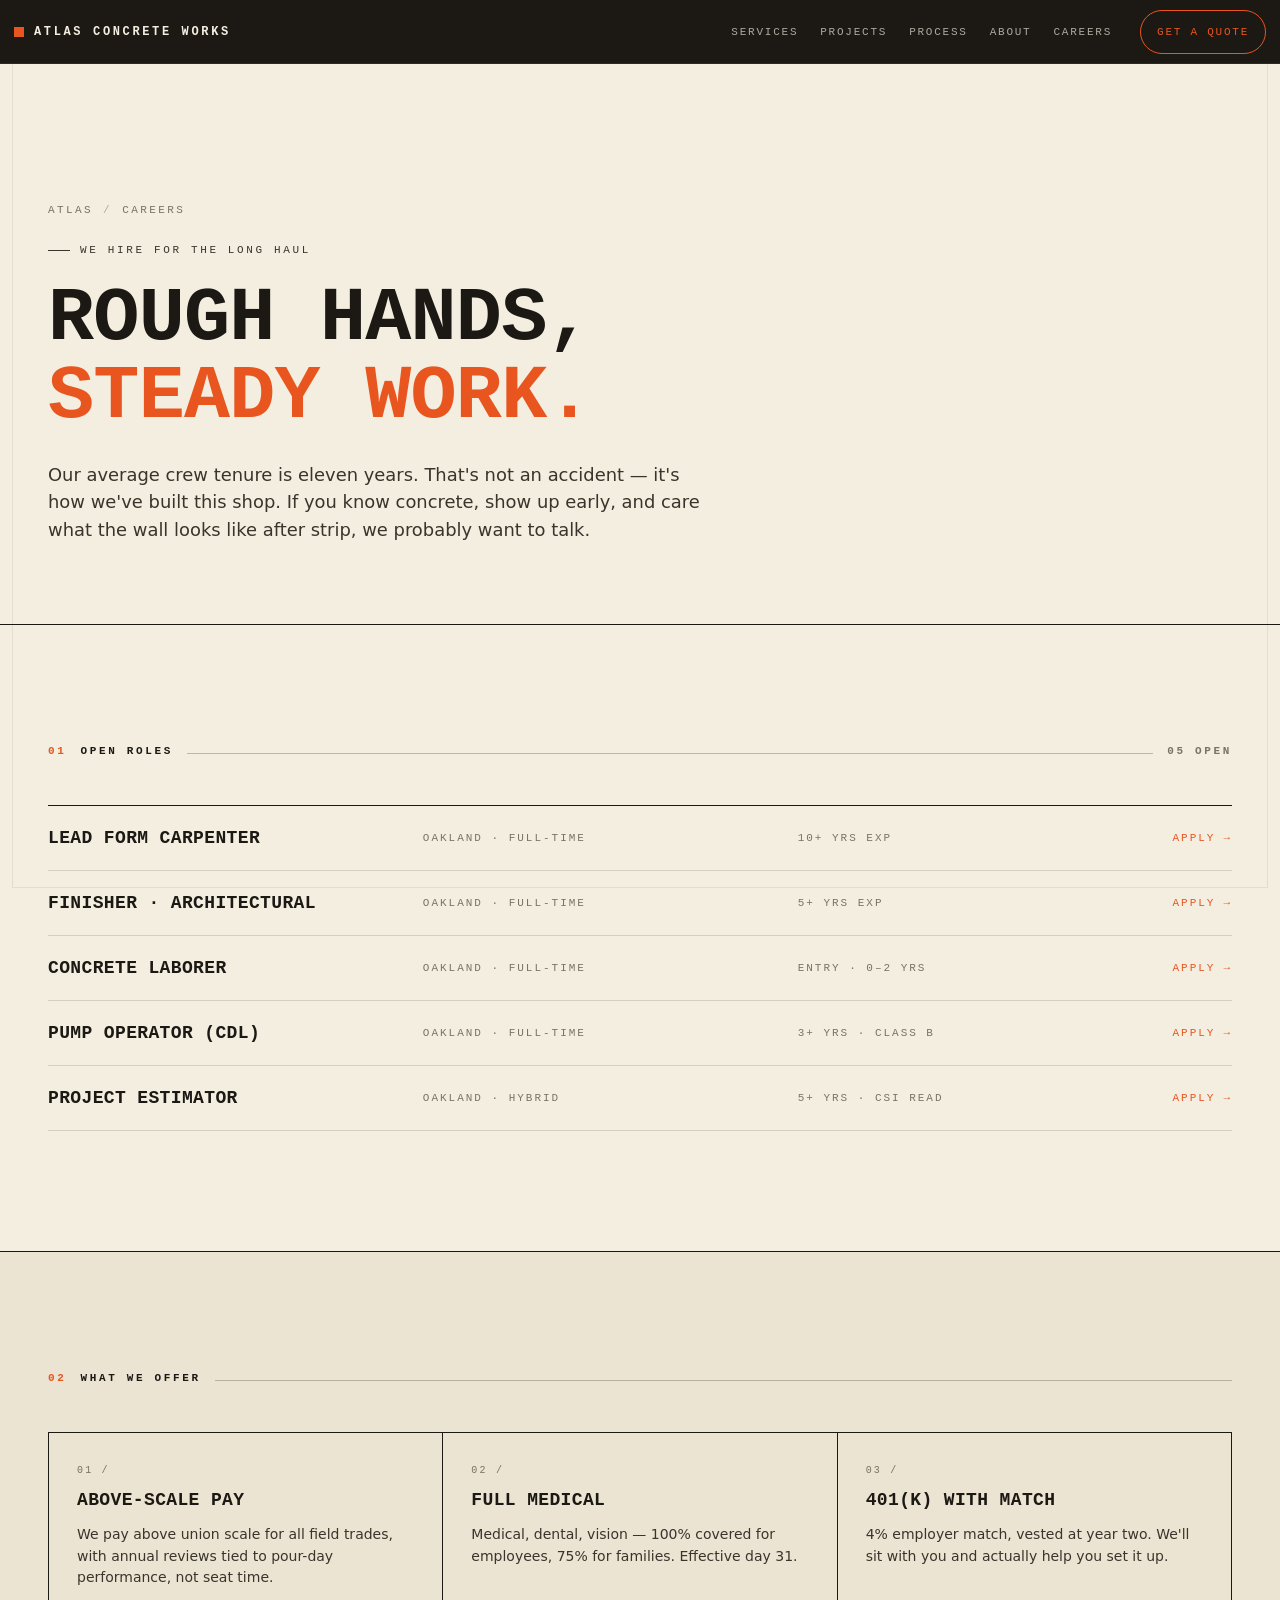
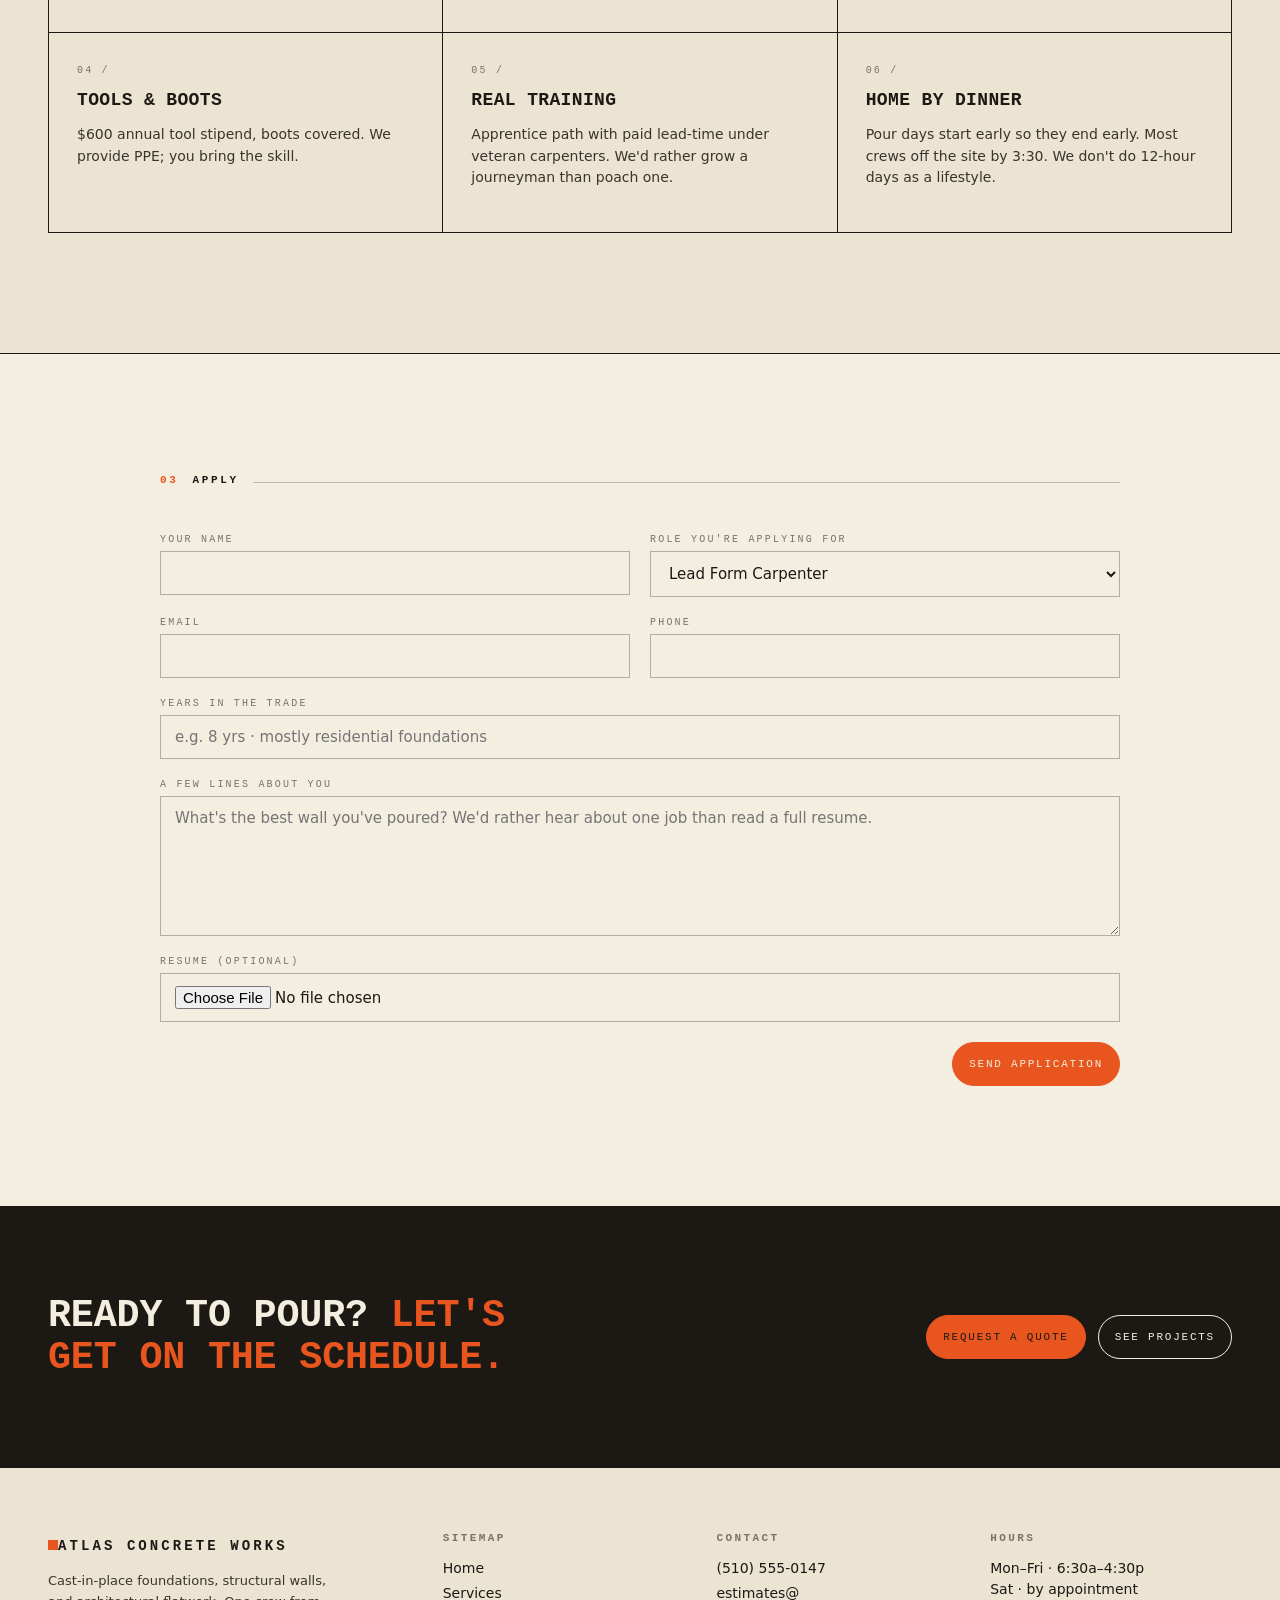
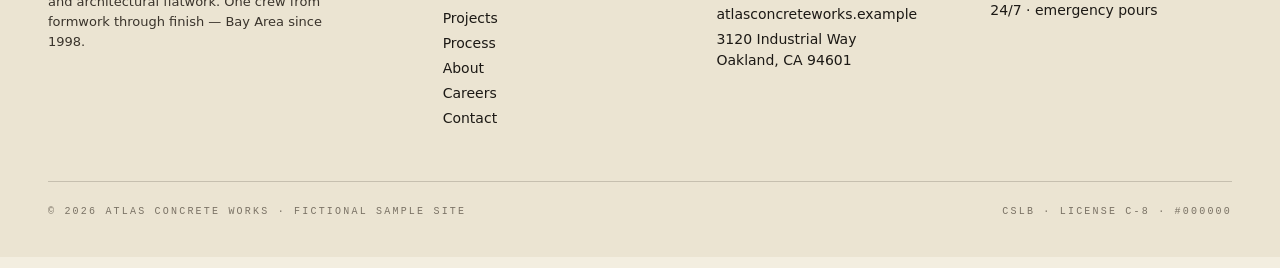
<file: careers.html>
<!doctype html>
<html lang="en">
<head>
<meta charset="utf-8">
<meta name="viewport" content="width=device-width, initial-scale=1">
<title>Careers — Atlas Concrete Works</title>
<style>
/* ============================================================
   ATLAS CONCRETE WORKS — shared site stylesheet
   Extracted from landing page. All pages consume this.
   ============================================================ */
:root {
  --paper: #F3EEE0;
  --paper-2: #EBE4D2;
  --paper-3: #E0D8C2;
  --ink: #1C1915;
  --ink-soft: #3A342C;
  --ink-mute: #7A7265;
  --accent: #E8551F;
  --accent-ink: #B8421A;
  --rule: #1C1915;
  --nav-h: 64px;
  --mono: ui-monospace, "JetBrains Mono", "SF Mono", Menlo, Consolas, monospace;
  --sans: -apple-system, BlinkMacSystemFont, "Segoe UI", Inter, system-ui, sans-serif;
}

* { box-sizing: border-box; }
html, body { margin: 0; padding: 0; background: var(--paper); color: var(--ink); font-family: var(--sans); }
body { -webkit-font-smoothing: antialiased; text-rendering: optimizeLegibility; }
a { color: inherit; text-decoration: none; }
img, svg { display: block; max-width: 100%; }

/* spec-sheet frame */
body::before {
  content: ""; position: fixed; inset: 12px; border: 1px solid rgba(28,25,21,0.08);
  pointer-events: none; z-index: 40;
}
@media (max-width: 600px) { body::before { inset: 6px; } }

/* ---------- NAV (inverted dark) ---------- */
.nav {
  position: fixed; top: 0; left: 0; right: 0; height: var(--nav-h);
  display: flex; align-items: center; justify-content: space-between;
  padding: 0 28px;
  background: var(--ink);
  border-bottom: 1px solid rgba(243,238,224,0.08);
  z-index: 50;
  color: var(--paper);
}
.wordmark {
  font-family: var(--mono);
  font-size: 12px; letter-spacing: 0.22em; text-transform: uppercase;
  font-weight: 600;
  display: flex; align-items: center; gap: 10px;
  color: var(--paper);
}
.wordmark::before {
  content: ""; display: inline-block;
  width: 10px; height: 10px; background: var(--accent);
}
.nav-right { display: flex; align-items: center; gap: 28px; }
.nav-links { display: flex; gap: 22px; }
.nav-links a {
  font-family: var(--mono); font-size: 11px;
  letter-spacing: 0.16em; text-transform: uppercase;
  color: rgba(243,238,224,0.68);
  transition: color 160ms ease;
  position: relative;
  padding: 4px 0;
}
.nav-links a:hover { color: var(--paper); }
.nav-links a.active { color: var(--accent); }
.nav-links a.active::after {
  content: ""; position: absolute; left: 0; right: 0; bottom: -2px;
  height: 2px; background: var(--accent);
}
.cta {
  font-family: var(--mono);
  font-size: 11px; letter-spacing: 0.16em; text-transform: uppercase;
  padding: 9px 16px;
  border: 1px solid var(--accent);
  color: var(--accent);
  background: transparent;
  border-radius: 999px;
  transition: background 160ms ease, color 160ms ease;
  cursor: pointer;
}
.cta:hover { background: var(--accent); color: var(--paper); }
.cta.solid { background: var(--accent); color: var(--paper); }
.cta.solid:hover { background: var(--accent-ink); border-color: var(--accent-ink); }
.cta.ghost-ink { border-color: var(--ink); color: var(--ink); }
.cta.ghost-ink:hover { background: var(--ink); color: var(--paper); }

@media (max-width: 820px) {
  .nav-links { display: none; }
}

/* nav sits above a spacer so content doesn't slip under */
.nav-spacer { height: var(--nav-h); }

/* ---------- SECTION SCAFFOLDING ---------- */
.wrap { max-width: 1280px; margin: 0 auto; }
.wrap-narrow { max-width: 960px; margin: 0 auto; }

.section {
  padding: 120px 48px;
  border-top: 1px solid var(--rule);
  position: relative;
}
.section.tight { padding: 72px 48px; }
.section.paper-2 { background: var(--paper-2); }
.section.ink { background: var(--ink); color: var(--paper); }
.section.ink .section-label .title { color: var(--paper); }
.section.ink .section-label .rule { background: var(--paper); }

.section-label {
  font-family: var(--mono);
  font-size: 11px; letter-spacing: 0.24em; text-transform: uppercase;
  color: var(--ink-soft);
  margin: 0 0 48px 0;
  display: flex; align-items: baseline; gap: 14px;
}
.section-label .num { color: var(--accent); font-weight: 600; }
.section-label .title { color: var(--ink); }
.section-label .rule { flex: 1; height: 1px; background: var(--ink); opacity: 0.25; }
.section-label .meta { color: var(--ink-mute); font-weight: 600; }

@media (max-width: 720px) {
  .section { padding: 80px 24px; }
  .section.tight { padding: 56px 24px; }
}

/* ---------- PAGE HEADER (hero strip for sub-pages) ---------- */
.page-header {
  padding: 140px 48px 80px;
  background: var(--paper);
  border-bottom: 1px solid var(--rule);
  position: relative;
}
.page-header .crumbs {
  font-family: var(--mono);
  font-size: 11px; letter-spacing: 0.22em; text-transform: uppercase;
  color: var(--ink-mute);
  display: flex; gap: 10px; align-items: center;
  margin-bottom: 28px;
}
.page-header .crumbs a:hover { color: var(--accent); }
.page-header .crumbs .sep::before { content: "/"; color: rgba(28,25,21,0.3); }
.page-header h1 {
  font-family: var(--mono);
  font-weight: 600;
  font-size: clamp(40px, 6vw, 88px);
  line-height: 1.02; letter-spacing: -0.01em;
  text-transform: uppercase;
  margin: 0 0 24px 0;
  color: var(--ink);
  max-width: 18ch;
}
.page-header h1 .slash { color: var(--accent); }
.page-header .lede {
  font-size: clamp(16px, 1.4vw, 19px);
  line-height: 1.55; color: var(--ink-soft);
  max-width: 58ch; margin: 0;
}
.page-header .eyebrow {
  font-family: var(--mono);
  font-size: 11px; letter-spacing: 0.24em; text-transform: uppercase;
  color: var(--ink-soft);
  display: flex; align-items: center; gap: 10px;
  margin-bottom: 24px;
}
.page-header .eyebrow::before {
  content: ""; display: inline-block;
  width: 22px; height: 1px; background: var(--ink-soft);
}

@media (max-width: 720px) {
  .page-header { padding: 110px 24px 56px; }
}

/* ---------- GRID UTILITIES ---------- */
.grid-4, .grid-3, .grid-2 {
  display: grid; gap: 0;
  border-top: 1px solid var(--rule); border-left: 1px solid var(--rule);
}
.grid-4 { grid-template-columns: repeat(4, 1fr); }
.grid-3 { grid-template-columns: repeat(3, 1fr); }
.grid-2 { grid-template-columns: repeat(2, 1fr); }
.cell {
  padding: 32px 28px 36px;
  border-right: 1px solid var(--rule);
  border-bottom: 1px solid var(--rule);
  background: var(--paper);
  display: flex; flex-direction: column; gap: 14px;
  min-height: 200px;
  position: relative;
}
.cell.tall { min-height: 280px; }
.cell.has-hover { transition: background 180ms ease; cursor: pointer; }
.cell.has-hover:hover { background: var(--paper-2); }
.cell .idx {
  font-family: var(--mono);
  font-size: 10px; letter-spacing: 0.22em; text-transform: uppercase;
  color: var(--ink-mute);
}
.cell h3 {
  font-family: var(--mono);
  font-weight: 600;
  font-size: 18px; letter-spacing: 0.02em; text-transform: uppercase;
  margin: 0; color: var(--ink);
}
.cell p { font-size: 14px; line-height: 1.55; color: var(--ink-soft); margin: 0; }
.cell .cell-arrow {
  font-family: var(--mono);
  font-size: 10px; letter-spacing: 0.22em; text-transform: uppercase;
  color: var(--accent);
  margin-top: auto;
  display: inline-flex; align-items: center; gap: 8px;
}
.cell .cell-arrow::after {
  content: "→"; transition: transform 180ms ease;
}
.cell.has-hover:hover .cell-arrow::after { transform: translateX(4px); }

@media (max-width: 960px) { .grid-4 { grid-template-columns: repeat(2, 1fr); } }
@media (max-width: 560px) { .grid-4, .grid-3, .grid-2 { grid-template-columns: 1fr; } }

/* ---------- TWO-COL ---------- */
.two-col {
  display: grid; grid-template-columns: 1fr 1fr; gap: 48px; align-items: start;
}
.two-col.lead-right { grid-template-columns: 1fr 2fr; }
.two-col.narrow-right { grid-template-columns: 2fr 1fr; }
@media (max-width: 760px) {
  .two-col, .two-col.lead-right, .two-col.narrow-right { grid-template-columns: 1fr; gap: 28px; }
}

.lead-quote {
  font-family: var(--mono);
  font-size: clamp(20px, 2.2vw, 28px);
  line-height: 1.3; letter-spacing: -0.005em;
  color: var(--ink); margin: 0;
}
.lead-quote .slash { color: var(--accent); }

/* ---------- NUMBERED LIST ---------- */
.numlist { list-style: none; padding: 0; margin: 0; display: flex; flex-direction: column; gap: 20px; }
.numlist li {
  display: grid; grid-template-columns: 48px 1fr; gap: 18px; align-items: baseline;
  padding-bottom: 20px; border-bottom: 1px solid rgba(28,25,21,0.12);
}
.numlist li:last-child { border-bottom: 0; }
.numlist .n {
  font-family: var(--mono); font-size: 11px; letter-spacing: 0.2em;
  color: var(--accent);
}
.numlist .body { display: flex; flex-direction: column; gap: 4px; }
.numlist .body strong {
  font-family: var(--mono); font-weight: 600;
  font-size: 14px; letter-spacing: 0.04em; text-transform: uppercase;
  color: var(--ink);
}
.numlist .body span { font-size: 14px; color: var(--ink-soft); line-height: 1.5; }

/* ---------- META / SPEC ROWS ---------- */
.spec {
  font-family: var(--mono); font-size: 11px; letter-spacing: 0.18em; text-transform: uppercase;
  color: var(--ink-mute);
  display: flex; flex-direction: column; gap: 2px;
  border-top: 1px solid var(--ink);
}
.spec .row {
  display: flex; justify-content: space-between; gap: 12px;
  border-bottom: 1px dashed rgba(28,25,21,0.22); padding: 10px 0;
}
.spec .row span:last-child { color: var(--ink); }

/* ---------- TAGS ---------- */
.tag-pill {
  display: inline-block;
  font-family: var(--mono); font-size: 10px; letter-spacing: 0.18em; text-transform: uppercase;
  color: var(--accent);
  border: 1px solid var(--accent); padding: 4px 9px; border-radius: 2px;
}
.tag-pill.ink { color: var(--ink); border-color: var(--ink); }
.tag-pill.mute { color: var(--ink-mute); border-color: rgba(28,25,21,0.25); }

/* ---------- BODY COPY ---------- */
.prose p { font-size: 16px; line-height: 1.65; color: var(--ink-soft); margin: 0 0 14px 0; max-width: 64ch; }
.prose p.large { font-size: 18px; line-height: 1.55; color: var(--ink); }
.prose h2 {
  font-family: var(--mono); font-weight: 600;
  font-size: 22px; letter-spacing: 0.02em; text-transform: uppercase;
  margin: 40px 0 16px 0; color: var(--ink);
}
.prose h3 {
  font-family: var(--mono); font-weight: 600;
  font-size: 14px; letter-spacing: 0.06em; text-transform: uppercase;
  margin: 28px 0 10px 0; color: var(--ink);
}

/* ---------- PLACEHOLDER IMAGE ---------- */
.ph {
  position: relative;
  background:
    repeating-linear-gradient(
      135deg,
      rgba(28,25,21,0.08) 0 1px,
      transparent 1px 10px
    ),
    var(--paper-2);
  border: 1px solid rgba(28,25,21,0.25);
  display: flex; align-items: flex-end; justify-content: flex-start;
  padding: 14px;
  font-family: var(--mono); font-size: 10px; letter-spacing: 0.2em; text-transform: uppercase;
  color: var(--ink-soft);
  aspect-ratio: 4 / 3;
  overflow: hidden;
}
.ph.tall { aspect-ratio: 3 / 4; }
.ph.wide { aspect-ratio: 16 / 9; }
.ph.sq { aspect-ratio: 1 / 1; }
.ph .ph-label {
  background: var(--paper);
  padding: 4px 8px;
  border: 1px solid rgba(28,25,21,0.25);
}
.ph.dark {
  background:
    repeating-linear-gradient(
      135deg,
      rgba(243,238,224,0.10) 0 1px,
      transparent 1px 10px
    ),
    var(--ink);
  color: rgba(243,238,224,0.7);
  border-color: rgba(243,238,224,0.2);
}
.ph.dark .ph-label {
  background: var(--ink);
  color: rgba(243,238,224,0.85);
  border-color: rgba(243,238,224,0.2);
}

/* ---------- CTA BANDS ---------- */
.cta-band {
  padding: 88px 48px;
  border-top: 1px solid var(--rule);
  background: var(--ink);
  color: var(--paper);
  display: grid; grid-template-columns: 2fr 1fr; gap: 48px; align-items: center;
}
.cta-band h2 {
  font-family: var(--mono); font-weight: 600;
  font-size: clamp(28px, 3vw, 44px); line-height: 1.1;
  letter-spacing: -0.005em; text-transform: uppercase;
  margin: 0; max-width: 20ch;
}
.cta-band h2 .slash { color: var(--accent); }
.cta-band .cta { border-color: var(--accent); color: var(--accent); }
.cta-band .cta:hover { background: var(--accent); color: var(--ink); }
.cta-band .cta.solid { background: var(--accent); color: var(--ink); }
.cta-band .cta.solid:hover { background: var(--paper); color: var(--ink); border-color: var(--paper); }
.cta-band .actions { display: flex; gap: 12px; justify-content: flex-end; flex-wrap: wrap; }
@media (max-width: 720px) { .cta-band { grid-template-columns: 1fr; padding: 64px 24px; } .cta-band .actions { justify-content: flex-start; } }

/* ---------- FOOTER ---------- */
footer.site-foot {
  border-top: 1px solid var(--rule);
  padding: 64px 48px 40px;
  background: var(--paper-2);
}
.foot {
  display: grid; grid-template-columns: 1.5fr 1fr 1fr 1fr; gap: 32px; margin-bottom: 48px;
}
.foot h4 {
  font-family: var(--mono); font-weight: 600;
  font-size: 11px; letter-spacing: 0.22em; text-transform: uppercase;
  color: var(--ink-mute); margin: 0 0 14px 0;
}
.foot p, .foot a { font-size: 14px; color: var(--ink); margin: 4px 0; line-height: 1.5; display: block; }
.foot a:hover { color: var(--accent); }
.foot .wordmark { margin-bottom: 14px; color: var(--ink); }
.foot .wordmark::before { background: var(--accent); }
.foot .blurb { font-size: 13px; color: var(--ink-soft); max-width: 34ch; line-height: 1.55; }
.foot-bottom {
  display: flex; justify-content: space-between; align-items: center; gap: 12px;
  padding-top: 24px; border-top: 1px solid rgba(28,25,21,0.18);
  font-family: var(--mono); font-size: 10px; letter-spacing: 0.22em; text-transform: uppercase;
  color: var(--ink-mute);
}
@media (max-width: 820px) {
  .foot { grid-template-columns: 1fr 1fr; }
}
@media (max-width: 520px) {
  .foot { grid-template-columns: 1fr; }
  .foot-bottom { flex-direction: column; gap: 8px; align-items: flex-start; }
  footer.site-foot { padding: 56px 24px 32px; }
}

/* ---------- FORMS ---------- */
.form { display: grid; grid-template-columns: 1fr 1fr; gap: 20px; }
.form .full { grid-column: 1 / -1; }
.field { display: flex; flex-direction: column; gap: 6px; }
.field label {
  font-family: var(--mono); font-size: 10px; letter-spacing: 0.22em; text-transform: uppercase;
  color: var(--ink-mute);
}
.field input, .field select, .field textarea {
  font-family: var(--sans); font-size: 15px;
  padding: 12px 14px;
  background: var(--paper);
  border: 1px solid rgba(28,25,21,0.3);
  color: var(--ink);
  border-radius: 0;
  outline: none;
  transition: border-color 160ms ease, background 160ms ease;
}
.field input:focus, .field select:focus, .field textarea:focus {
  border-color: var(--accent);
  background: #FFFDF7;
}
.field textarea { min-height: 140px; resize: vertical; font-family: var(--sans); }
.field .hint { font-family: var(--mono); font-size: 10px; letter-spacing: 0.18em; text-transform: uppercase; color: var(--ink-mute); }
.field .err { color: var(--accent); font-family: var(--mono); font-size: 10px; letter-spacing: 0.18em; text-transform: uppercase; }

@media (max-width: 720px) { .form { grid-template-columns: 1fr; } }

/* ---------- LINK ---------- */
.textlink {
  font-family: var(--mono); font-size: 11px; letter-spacing: 0.18em; text-transform: uppercase;
  color: var(--accent); display: inline-flex; gap: 8px; align-items: center;
  border-bottom: 1px solid transparent;
}
.textlink::after { content: "→"; transition: transform 180ms ease; }
.textlink:hover::after { transform: translateX(4px); }

/* ---------- BIG NUMBERS ---------- */
.stats { display: grid; grid-template-columns: repeat(4, 1fr); gap: 0; border-top: 1px solid var(--rule); border-left: 1px solid var(--rule); }
.stat { padding: 36px 28px; border-right: 1px solid var(--rule); border-bottom: 1px solid var(--rule); display: flex; flex-direction: column; gap: 8px; min-height: 180px; justify-content: space-between; }
.stat .num {
  font-family: var(--mono); font-weight: 600;
  font-size: clamp(40px, 5vw, 64px);
  line-height: 1; letter-spacing: -0.02em;
  color: var(--ink);
}
.stat .num .unit { font-size: 0.45em; color: var(--ink-mute); margin-left: 6px; letter-spacing: 0.02em; }
.stat .k {
  font-family: var(--mono); font-size: 11px; letter-spacing: 0.22em; text-transform: uppercase;
  color: var(--ink-soft);
}
@media (max-width: 960px) { .stats { grid-template-columns: repeat(2, 1fr); } }
@media (max-width: 560px) { .stats { grid-template-columns: 1fr; } }

/* ---------- TABLE ---------- */
.tbl { width: 100%; border-collapse: collapse; font-size: 14px; }
.tbl th, .tbl td { padding: 14px 14px; text-align: left; border-bottom: 1px solid rgba(28,25,21,0.15); }
.tbl th { font-family: var(--mono); font-size: 10px; letter-spacing: 0.2em; text-transform: uppercase; color: var(--ink-mute); font-weight: 600; }
.tbl td { color: var(--ink); vertical-align: top; }
.tbl td.mono { font-family: var(--mono); font-size: 12px; letter-spacing: 0.06em; color: var(--ink-soft); }

/* ---------- TWEAKS PANEL ---------- */
.tweaks-panel {
  position: fixed; bottom: 20px; right: 20px; z-index: 90;
  background: var(--paper);
  border: 1px solid var(--ink);
  padding: 16px 18px 18px;
  width: 260px;
  font-family: var(--mono);
  box-shadow: 0 12px 40px rgba(28,25,21,0.18);
  display: none;
}
.tweaks-panel.on { display: block; }
.tweaks-panel h5 {
  font-size: 10px; letter-spacing: 0.22em; text-transform: uppercase;
  color: var(--ink-mute); margin: 0 0 12px 0; font-weight: 600;
  display: flex; justify-content: space-between; align-items: center;
}
.tweaks-panel .tw-group { margin-bottom: 14px; }
.tweaks-panel .tw-label {
  font-size: 10px; letter-spacing: 0.22em; text-transform: uppercase;
  color: var(--ink); display: block; margin-bottom: 6px;
}
.tweaks-panel .swatches { display: flex; gap: 6px; }
.tweaks-panel .sw {
  width: 22px; height: 22px; border: 1px solid var(--ink); cursor: pointer;
  border-radius: 0;
  padding: 0;
}
.tweaks-panel .sw.active { outline: 2px solid var(--ink); outline-offset: 2px; }
.tweaks-panel select {
  width: 100%; padding: 6px 8px;
  font-family: var(--mono); font-size: 10px; letter-spacing: 0.16em; text-transform: uppercase;
  background: var(--paper); color: var(--ink);
  border: 1px solid var(--ink); border-radius: 0;
}

</style>
<style>
  .job-row {
    display: grid; grid-template-columns: 1fr 1fr 1fr auto;
    gap: 24px; align-items: center;
    padding: 22px 0;
    border-bottom: 1px solid rgba(28,25,21,0.15);
  }
  .job-row:first-child { border-top: 1px solid var(--ink); }
  .job-row .title {
    font-family: var(--mono); font-weight: 600;
    font-size: 18px; letter-spacing: 0.02em; text-transform: uppercase;
    color: var(--ink);
  }
  .job-row .meta {
    font-family: var(--mono); font-size: 11px; letter-spacing: 0.18em; text-transform: uppercase;
    color: var(--ink-mute);
  }
  .job-row .apply {
    font-family: var(--mono); font-size: 11px; letter-spacing: 0.18em; text-transform: uppercase;
    color: var(--accent);
    display: inline-flex; gap: 8px; align-items: center;
  }
  .job-row .apply::after { content: "→"; transition: transform 180ms ease; }
  .job-row:hover .apply::after { transform: translateX(4px); }
  @media (max-width: 720px) {
    .job-row { grid-template-columns: 1fr; gap: 6px; padding: 18px 0; }
  }
</style>
  <link rel="stylesheet" href="mobile.css">
  <script defer src="nav.js"></script>
</head>
<body>

<div data-nav></div>

<main>
  <section class="page-header">
    <div class="wrap">
      <div class="crumbs">
        <a href="index.html">Atlas</a>
        <span class="sep"></span>
        <span>Careers</span>
      </div>
      <span class="eyebrow">We hire for the long haul</span>
      <h1>Rough hands, <span class="slash">steady work.</span></h1>
      <p class="lede">Our average crew tenure is eleven years. That's not an accident — it's how we've built this shop. If you know concrete, show up early, and care what the wall looks like after strip, we probably want to talk.</p>
    </div>
  </section>

  <section class="section" style="border-top: 0;">
    <div class="wrap">
      <h2 class="section-label">
        <span class="num">01</span>
        <span class="title">Open roles</span>
        <span class="rule"></span>
        <span class="meta">05 open</span>
      </h2>

      <div class="jobs">
        <a class="job-row" href="#apply">
          <span class="title">Lead Form Carpenter</span>
          <span class="meta">Oakland · Full-time</span>
          <span class="meta">10+ yrs exp</span>
          <span class="apply">Apply</span>
        </a>
        <a class="job-row" href="#apply">
          <span class="title">Finisher · Architectural</span>
          <span class="meta">Oakland · Full-time</span>
          <span class="meta">5+ yrs exp</span>
          <span class="apply">Apply</span>
        </a>
        <a class="job-row" href="#apply">
          <span class="title">Concrete Laborer</span>
          <span class="meta">Oakland · Full-time</span>
          <span class="meta">Entry · 0–2 yrs</span>
          <span class="apply">Apply</span>
        </a>
        <a class="job-row" href="#apply">
          <span class="title">Pump Operator (CDL)</span>
          <span class="meta">Oakland · Full-time</span>
          <span class="meta">3+ yrs · Class B</span>
          <span class="apply">Apply</span>
        </a>
        <a class="job-row" href="#apply">
          <span class="title">Project Estimator</span>
          <span class="meta">Oakland · Hybrid</span>
          <span class="meta">5+ yrs · CSI read</span>
          <span class="apply">Apply</span>
        </a>
      </div>
    </div>
  </section>

  <section class="section paper-2">
    <div class="wrap">
      <h2 class="section-label">
        <span class="num">02</span>
        <span class="title">What we offer</span>
        <span class="rule"></span>
      </h2>
      <div class="grid-3">
        <div class="cell" style="background:var(--paper-2)">
          <span class="idx">01 /</span>
          <h3>Above-scale pay</h3>
          <p>We pay above union scale for all field trades, with annual reviews tied to pour-day performance, not seat time.</p>
        </div>
        <div class="cell" style="background:var(--paper-2)">
          <span class="idx">02 /</span>
          <h3>Full medical</h3>
          <p>Medical, dental, vision — 100% covered for employees, 75% for families. Effective day 31.</p>
        </div>
        <div class="cell" style="background:var(--paper-2)">
          <span class="idx">03 /</span>
          <h3>401(k) with match</h3>
          <p>4% employer match, vested at year two. We'll sit with you and actually help you set it up.</p>
        </div>
        <div class="cell" style="background:var(--paper-2)">
          <span class="idx">04 /</span>
          <h3>Tools &amp; boots</h3>
          <p>$600 annual tool stipend, boots covered. We provide PPE; you bring the skill.</p>
        </div>
        <div class="cell" style="background:var(--paper-2)">
          <span class="idx">05 /</span>
          <h3>Real training</h3>
          <p>Apprentice path with paid lead-time under veteran carpenters. We'd rather grow a journeyman than poach one.</p>
        </div>
        <div class="cell" style="background:var(--paper-2)">
          <span class="idx">06 /</span>
          <h3>Home by dinner</h3>
          <p>Pour days start early so they end early. Most crews off the site by 3:30. We don't do 12-hour days as a lifestyle.</p>
        </div>
      </div>
    </div>
  </section>

  <section class="section" id="apply">
    <div class="wrap-narrow">
      <h2 class="section-label">
        <span class="num">03</span>
        <span class="title">Apply</span>
        <span class="rule"></span>
      </h2>
      <form class="form" onsubmit="event.preventDefault(); this.innerHTML='<div class=&quot;full&quot; style=&quot;padding:40px;border:1px solid var(--ink)&quot;><span class=&quot;tag-pill&quot;>Received</span><h3 style=&quot;font-family:var(--mono);text-transform:uppercase;letter-spacing:0.02em;font-size:22px;margin:16px 0 8px&quot;>Thanks — we&apos;ll be in touch.</h3><p style=&quot;margin:0;color:var(--ink-soft)&quot;>We review every application. If there&apos;s a match, we&apos;ll call within a week.</p></div>';">
        <div class="field">
          <label for="cname">Your name</label>
          <input type="text" id="cname" required>
        </div>
        <div class="field">
          <label for="crole">Role you're applying for</label>
          <select id="crole">
            <option>Lead Form Carpenter</option>
            <option>Finisher · Architectural</option>
            <option>Concrete Laborer</option>
            <option>Pump Operator (CDL)</option>
            <option>Project Estimator</option>
            <option>General / other</option>
          </select>
        </div>
        <div class="field">
          <label for="cemail">Email</label>
          <input type="email" id="cemail" required>
        </div>
        <div class="field">
          <label for="cphone">Phone</label>
          <input type="tel" id="cphone">
        </div>
        <div class="field full">
          <label for="cexp">Years in the trade</label>
          <input type="text" id="cexp" placeholder="e.g. 8 yrs · mostly residential foundations">
        </div>
        <div class="field full">
          <label for="cmsg">A few lines about you</label>
          <textarea id="cmsg" placeholder="What's the best wall you've poured? We'd rather hear about one job than read a full resume."></textarea>
        </div>
        <div class="field full">
          <label>Resume (optional)</label>
          <input type="file">
        </div>
        <div class="full" style="display:flex; justify-content: flex-end; gap: 16px;">
          <button type="submit" class="cta solid">Send application</button>
        </div>
      </form>
    </div>
  </section>
</main>

<div data-footer></div>
<script>
/* Shared site JS: nav active state, tweaks panel, small interactions */
(function () {
  // ---- Active nav link ----
  const path = (location.pathname.split('/').pop() || 'index.html').toLowerCase();
  document.querySelectorAll('.nav-links a').forEach(a => {
    const href = (a.getAttribute('href') || '').toLowerCase();
    if (!href) return;
    const base = href.split('/').pop();
    if (base === path || (path === '' && base === 'index.html')) {
      a.classList.add('active');
    }
    // services pages highlight Services
    if (path.startsWith('service-') && href.endsWith('services.html')) a.classList.add('active');
    if (path.startsWith('project-') && href.endsWith('projects.html')) a.classList.add('active');
  });

  // ---- Tweaks: read persisted values ----
  const TWEAK_DEFAULTS = /*EDITMODE-BEGIN*/{
    "accent": "#E8551F",
    "paperTone": "warm",
    "navStyle": "dark"
  }/*EDITMODE-END*/;

  const stored = (() => {
    try { return JSON.parse(localStorage.getItem('atlas-tweaks') || '{}'); } catch (_) { return {}; }
  })();
  const current = Object.assign({}, TWEAK_DEFAULTS, stored);

  const PAPER_TONES = {
    warm:    { paper: '#F3EEE0', paper2: '#EBE4D2', paper3: '#E0D8C2' },
    neutral: { paper: '#F0EEEA', paper2: '#E6E3DD', paper3: '#DAD6CE' },
    cool:    { paper: '#EDEEEC', paper2: '#E2E4E0', paper3: '#D4D7D1' },
  };

  function apply(t) {
    const r = document.documentElement.style;
    r.setProperty('--accent', t.accent);
    // derive a darker accent-ink roughly
    r.setProperty('--accent-ink', shade(t.accent, -0.2));
    const tone = PAPER_TONES[t.paperTone] || PAPER_TONES.warm;
    r.setProperty('--paper', tone.paper);
    r.setProperty('--paper-2', tone.paper2);
    r.setProperty('--paper-3', tone.paper3);
    // nav style
    const nav = document.querySelector('.nav');
    if (nav) {
      nav.dataset.style = t.navStyle;
      if (t.navStyle === 'light') {
        nav.style.background = 'rgba(243,238,224,0.88)';
        nav.style.color = 'var(--ink)';
        nav.style.backdropFilter = 'blur(14px)';
        nav.style.borderBottomColor = 'rgba(28,25,21,0.12)';
        nav.querySelectorAll('.nav-links a').forEach(a => a.style.color = 'var(--ink-soft)');
        const wm = nav.querySelector('.wordmark'); if (wm) wm.style.color = 'var(--ink)';
      } else {
        nav.style.background = ''; nav.style.color = ''; nav.style.backdropFilter = '';
        nav.style.borderBottomColor = '';
        nav.querySelectorAll('.nav-links a').forEach(a => a.style.color = '');
        const wm = nav.querySelector('.wordmark'); if (wm) wm.style.color = '';
      }
    }
  }

  function shade(hex, pct) {
    // expand short hex
    let h = hex.replace('#', '');
    if (h.length === 3) h = h.split('').map(c => c + c).join('');
    const num = parseInt(h, 16);
    let r = (num >> 16) & 255, g = (num >> 8) & 255, b = num & 255;
    r = Math.round(Math.max(0, Math.min(255, r + r * pct)));
    g = Math.round(Math.max(0, Math.min(255, g + g * pct)));
    b = Math.round(Math.max(0, Math.min(255, b + b * pct)));
    return '#' + [r, g, b].map(v => v.toString(16).padStart(2, '0')).join('');
  }

  apply(current);

  // ---- Tweaks host protocol ----
  let tweaksOn = false;
  const panel = document.createElement('div');
  panel.className = 'tweaks-panel';
  panel.innerHTML = `
    <h5>Tweaks <span style="color:var(--accent)">●</span></h5>
    <div class="tw-group">
      <span class="tw-label">Accent</span>
      <div class="swatches" data-k="accent">
        <button class="sw" data-v="#E8551F" style="background:#E8551F" title="Orange (default)"></button>
        <button class="sw" data-v="#B8421A" style="background:#B8421A" title="Burnt"></button>
        <button class="sw" data-v="#2E6F5E" style="background:#2E6F5E" title="Moss"></button>
        <button class="sw" data-v="#2B4C7E" style="background:#2B4C7E" title="Blueprint"></button>
        <button class="sw" data-v="#C9A227" style="background:#C9A227" title="Brass"></button>
        <button class="sw" data-v="#1C1915" style="background:#1C1915" title="Ink"></button>
      </div>
    </div>
    <div class="tw-group">
      <span class="tw-label">Paper tone</span>
      <select data-k="paperTone">
        <option value="warm">Warm</option>
        <option value="neutral">Neutral</option>
        <option value="cool">Cool</option>
      </select>
    </div>
    <div class="tw-group">
      <span class="tw-label">Nav style</span>
      <select data-k="navStyle">
        <option value="dark">Inverted dark</option>
        <option value="light">Light glass</option>
      </select>
    </div>
  `;
  document.body.appendChild(panel);

  function syncPanel() {
    panel.querySelectorAll('[data-k="accent"] .sw').forEach(b => {
      b.classList.toggle('active', b.dataset.v.toLowerCase() === current.accent.toLowerCase());
    });
    panel.querySelector('[data-k="paperTone"]').value = current.paperTone;
    panel.querySelector('[data-k="navStyle"]').value = current.navStyle;
  }
  syncPanel();

  function persist() {
    try { localStorage.setItem('atlas-tweaks', JSON.stringify(current)); } catch (_) {}
    try {
      window.parent.postMessage({ type: '__edit_mode_set_keys', edits: current }, '*');
    } catch (_) {}
  }

  panel.querySelectorAll('[data-k="accent"] .sw').forEach(b => {
    b.addEventListener('click', () => {
      current.accent = b.dataset.v;
      apply(current); syncPanel(); persist();
    });
  });
  panel.querySelector('[data-k="paperTone"]').addEventListener('change', e => {
    current.paperTone = e.target.value; apply(current); persist();
  });
  panel.querySelector('[data-k="navStyle"]').addEventListener('change', e => {
    current.navStyle = e.target.value; apply(current); persist();
  });

  // ---- Tweaks: register listener BEFORE announcing availability ----
  window.addEventListener('message', (e) => {
    const d = e.data || {};
    if (d.type === '__activate_edit_mode') { tweaksOn = true; panel.classList.add('on'); }
    if (d.type === '__deactivate_edit_mode') { tweaksOn = false; panel.classList.remove('on'); }
  });
  try { window.parent.postMessage({ type: '__edit_mode_available' }, '*'); } catch (_) {}
})();

</script>

<script>
/* preview-token preserver: keep ?t=... across same-page relative nav */
(function () {
  var q = location.search;
  if (!q || q.indexOf('t=') === -1) return;
  function fix() {
    document.querySelectorAll('a[href]').forEach(function (a) {
      var h = a.getAttribute('href');
      if (!h) return;
      if (/^(https?:|mailto:|tel:|#|javascript:)/i.test(h)) return;
      if (h.indexOf('?') !== -1) return;
      if (!/\.html(#|$)/i.test(h)) return;
      var hash = '';
      var idx = h.indexOf('#');
      if (idx !== -1) { hash = h.slice(idx); h = h.slice(0, idx); }
      a.setAttribute('href', h + q + hash);
    });
  }
  if (document.readyState === 'loading') {
    document.addEventListener('DOMContentLoaded', fix);
  } else { fix(); }
  // also rerun after chrome.js injects nav/footer
  var mo = new MutationObserver(fix);
  mo.observe(document.documentElement, { childList: true, subtree: true });
  setTimeout(function () { mo.disconnect(); }, 2000);
})();
</script>

</body>
</html>
</file>
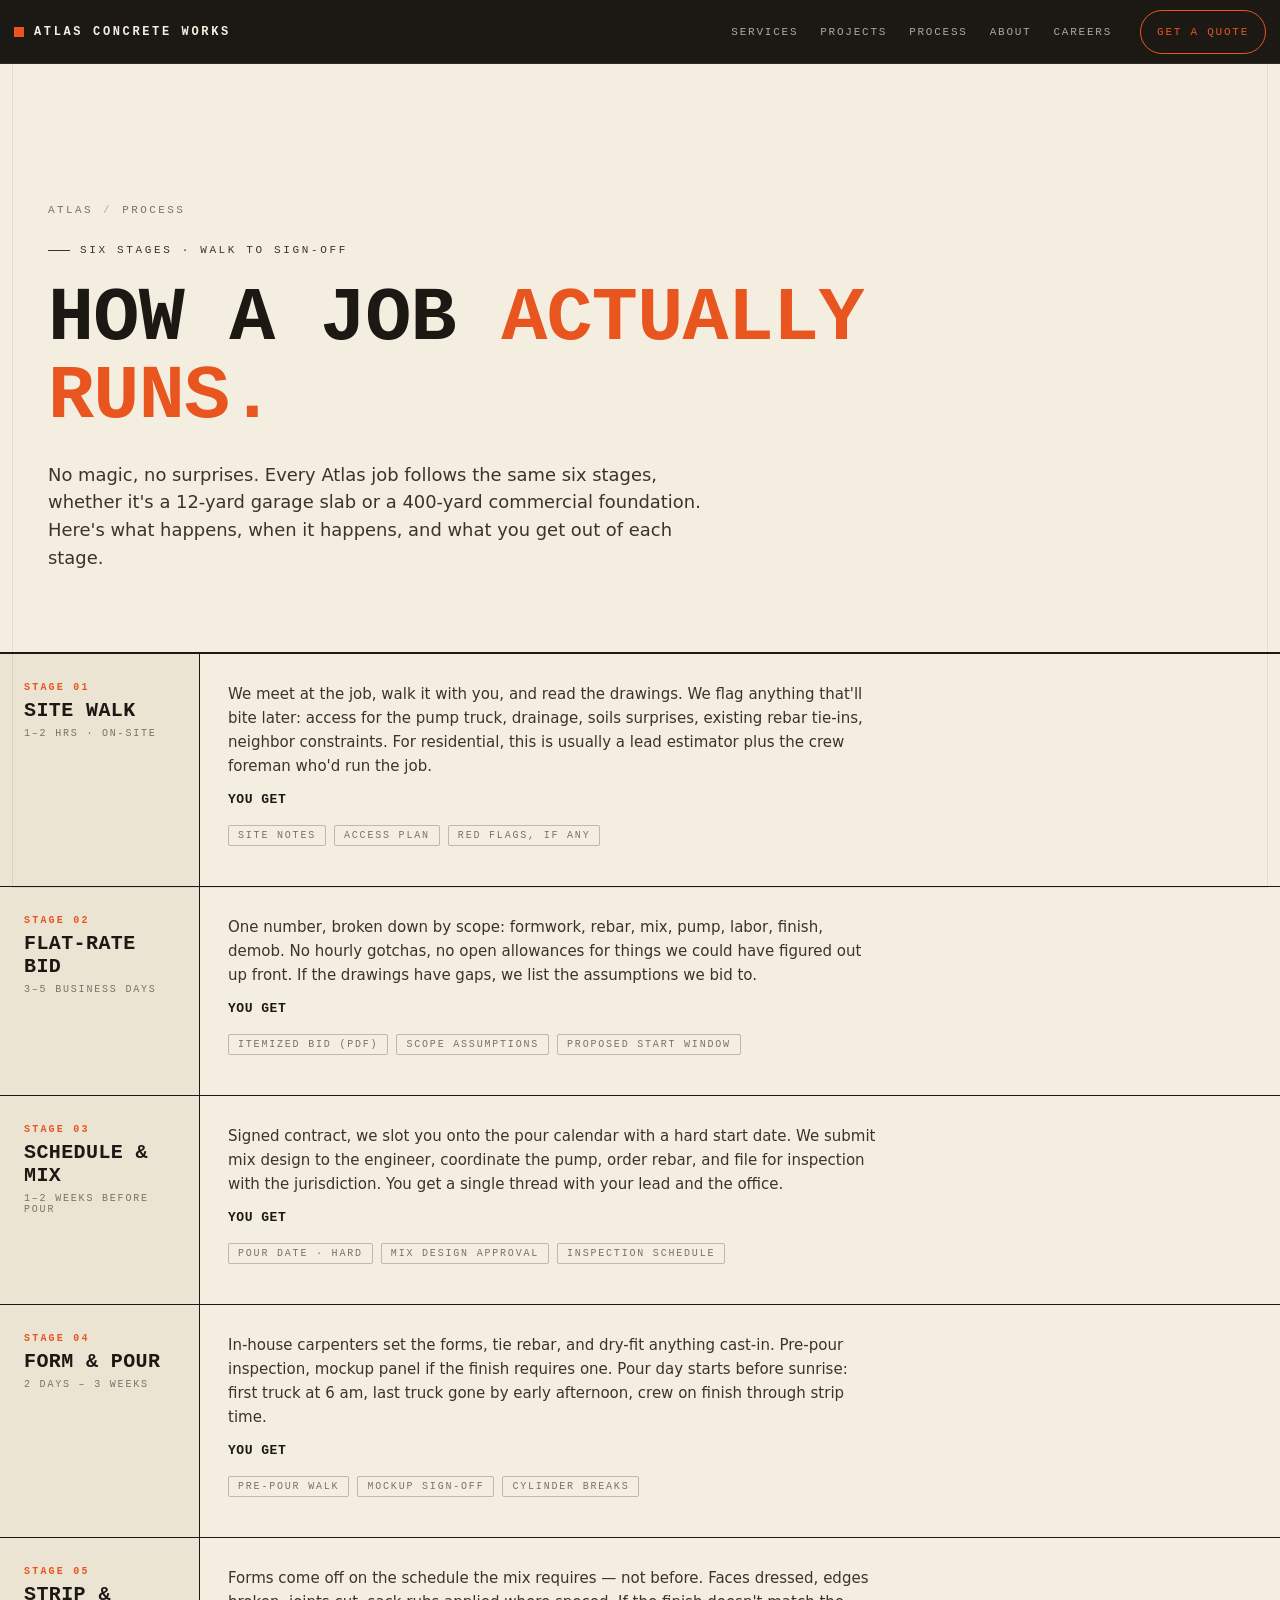
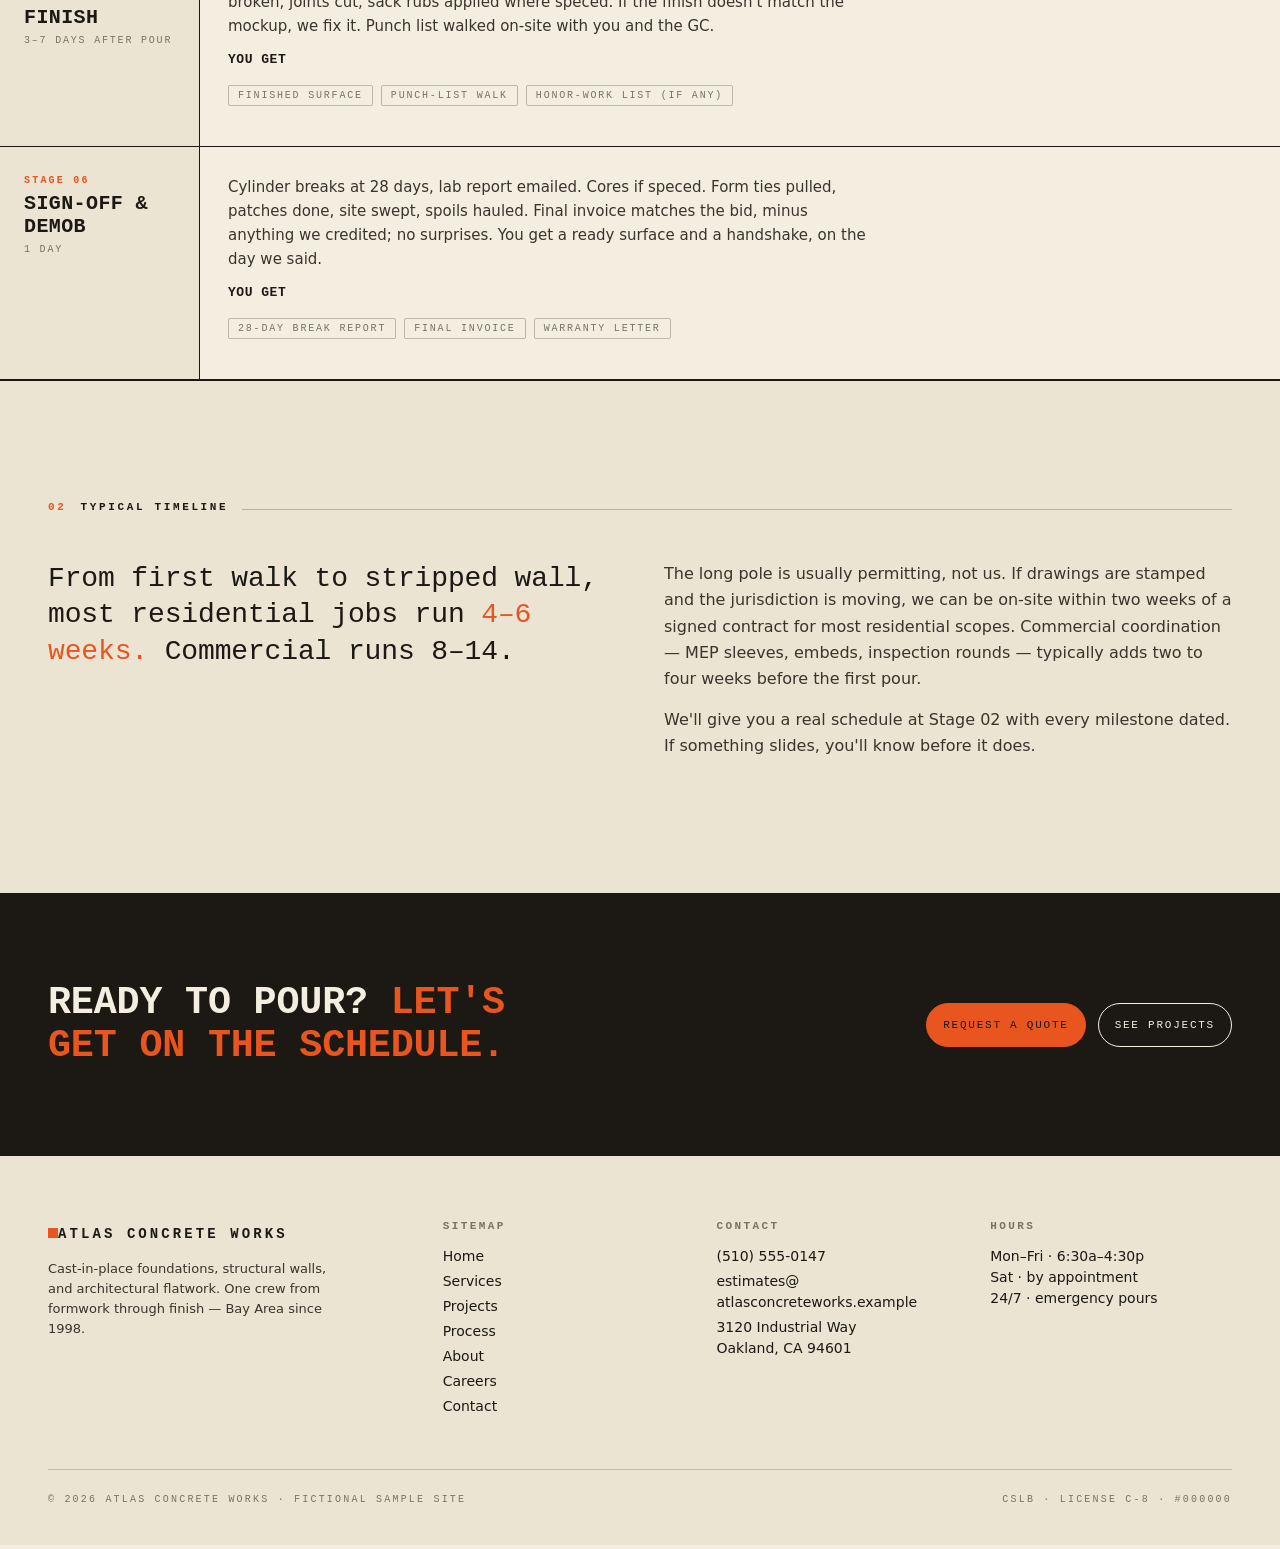
<file: process.html>
<!doctype html>
<html lang="en">
<head>
<meta charset="utf-8">
<meta name="viewport" content="width=device-width, initial-scale=1">
<title>Process — Atlas Concrete Works</title>
<style>
/* ============================================================
   ATLAS CONCRETE WORKS — shared site stylesheet
   Extracted from landing page. All pages consume this.
   ============================================================ */
:root {
  --paper: #F3EEE0;
  --paper-2: #EBE4D2;
  --paper-3: #E0D8C2;
  --ink: #1C1915;
  --ink-soft: #3A342C;
  --ink-mute: #7A7265;
  --accent: #E8551F;
  --accent-ink: #B8421A;
  --rule: #1C1915;
  --nav-h: 64px;
  --mono: ui-monospace, "JetBrains Mono", "SF Mono", Menlo, Consolas, monospace;
  --sans: -apple-system, BlinkMacSystemFont, "Segoe UI", Inter, system-ui, sans-serif;
}

* { box-sizing: border-box; }
html, body { margin: 0; padding: 0; background: var(--paper); color: var(--ink); font-family: var(--sans); }
body { -webkit-font-smoothing: antialiased; text-rendering: optimizeLegibility; }
a { color: inherit; text-decoration: none; }
img, svg { display: block; max-width: 100%; }

/* spec-sheet frame */
body::before {
  content: ""; position: fixed; inset: 12px; border: 1px solid rgba(28,25,21,0.08);
  pointer-events: none; z-index: 40;
}
@media (max-width: 600px) { body::before { inset: 6px; } }

/* ---------- NAV (inverted dark) ---------- */
.nav {
  position: fixed; top: 0; left: 0; right: 0; height: var(--nav-h);
  display: flex; align-items: center; justify-content: space-between;
  padding: 0 28px;
  background: var(--ink);
  border-bottom: 1px solid rgba(243,238,224,0.08);
  z-index: 50;
  color: var(--paper);
}
.wordmark {
  font-family: var(--mono);
  font-size: 12px; letter-spacing: 0.22em; text-transform: uppercase;
  font-weight: 600;
  display: flex; align-items: center; gap: 10px;
  color: var(--paper);
}
.wordmark::before {
  content: ""; display: inline-block;
  width: 10px; height: 10px; background: var(--accent);
}
.nav-right { display: flex; align-items: center; gap: 28px; }
.nav-links { display: flex; gap: 22px; }
.nav-links a {
  font-family: var(--mono); font-size: 11px;
  letter-spacing: 0.16em; text-transform: uppercase;
  color: rgba(243,238,224,0.68);
  transition: color 160ms ease;
  position: relative;
  padding: 4px 0;
}
.nav-links a:hover { color: var(--paper); }
.nav-links a.active { color: var(--accent); }
.nav-links a.active::after {
  content: ""; position: absolute; left: 0; right: 0; bottom: -2px;
  height: 2px; background: var(--accent);
}
.cta {
  font-family: var(--mono);
  font-size: 11px; letter-spacing: 0.16em; text-transform: uppercase;
  padding: 9px 16px;
  border: 1px solid var(--accent);
  color: var(--accent);
  background: transparent;
  border-radius: 999px;
  transition: background 160ms ease, color 160ms ease;
  cursor: pointer;
}
.cta:hover { background: var(--accent); color: var(--paper); }
.cta.solid { background: var(--accent); color: var(--paper); }
.cta.solid:hover { background: var(--accent-ink); border-color: var(--accent-ink); }
.cta.ghost-ink { border-color: var(--ink); color: var(--ink); }
.cta.ghost-ink:hover { background: var(--ink); color: var(--paper); }

@media (max-width: 820px) {
  .nav-links { display: none; }
}

/* nav sits above a spacer so content doesn't slip under */
.nav-spacer { height: var(--nav-h); }

/* ---------- SECTION SCAFFOLDING ---------- */
.wrap { max-width: 1280px; margin: 0 auto; }
.wrap-narrow { max-width: 960px; margin: 0 auto; }

.section {
  padding: 120px 48px;
  border-top: 1px solid var(--rule);
  position: relative;
}
.section.tight { padding: 72px 48px; }
.section.paper-2 { background: var(--paper-2); }
.section.ink { background: var(--ink); color: var(--paper); }
.section.ink .section-label .title { color: var(--paper); }
.section.ink .section-label .rule { background: var(--paper); }

.section-label {
  font-family: var(--mono);
  font-size: 11px; letter-spacing: 0.24em; text-transform: uppercase;
  color: var(--ink-soft);
  margin: 0 0 48px 0;
  display: flex; align-items: baseline; gap: 14px;
}
.section-label .num { color: var(--accent); font-weight: 600; }
.section-label .title { color: var(--ink); }
.section-label .rule { flex: 1; height: 1px; background: var(--ink); opacity: 0.25; }
.section-label .meta { color: var(--ink-mute); font-weight: 600; }

@media (max-width: 720px) {
  .section { padding: 80px 24px; }
  .section.tight { padding: 56px 24px; }
}

/* ---------- PAGE HEADER (hero strip for sub-pages) ---------- */
.page-header {
  padding: 140px 48px 80px;
  background: var(--paper);
  border-bottom: 1px solid var(--rule);
  position: relative;
}
.page-header .crumbs {
  font-family: var(--mono);
  font-size: 11px; letter-spacing: 0.22em; text-transform: uppercase;
  color: var(--ink-mute);
  display: flex; gap: 10px; align-items: center;
  margin-bottom: 28px;
}
.page-header .crumbs a:hover { color: var(--accent); }
.page-header .crumbs .sep::before { content: "/"; color: rgba(28,25,21,0.3); }
.page-header h1 {
  font-family: var(--mono);
  font-weight: 600;
  font-size: clamp(40px, 6vw, 88px);
  line-height: 1.02; letter-spacing: -0.01em;
  text-transform: uppercase;
  margin: 0 0 24px 0;
  color: var(--ink);
  max-width: 18ch;
}
.page-header h1 .slash { color: var(--accent); }
.page-header .lede {
  font-size: clamp(16px, 1.4vw, 19px);
  line-height: 1.55; color: var(--ink-soft);
  max-width: 58ch; margin: 0;
}
.page-header .eyebrow {
  font-family: var(--mono);
  font-size: 11px; letter-spacing: 0.24em; text-transform: uppercase;
  color: var(--ink-soft);
  display: flex; align-items: center; gap: 10px;
  margin-bottom: 24px;
}
.page-header .eyebrow::before {
  content: ""; display: inline-block;
  width: 22px; height: 1px; background: var(--ink-soft);
}

@media (max-width: 720px) {
  .page-header { padding: 110px 24px 56px; }
}

/* ---------- GRID UTILITIES ---------- */
.grid-4, .grid-3, .grid-2 {
  display: grid; gap: 0;
  border-top: 1px solid var(--rule); border-left: 1px solid var(--rule);
}
.grid-4 { grid-template-columns: repeat(4, 1fr); }
.grid-3 { grid-template-columns: repeat(3, 1fr); }
.grid-2 { grid-template-columns: repeat(2, 1fr); }
.cell {
  padding: 32px 28px 36px;
  border-right: 1px solid var(--rule);
  border-bottom: 1px solid var(--rule);
  background: var(--paper);
  display: flex; flex-direction: column; gap: 14px;
  min-height: 200px;
  position: relative;
}
.cell.tall { min-height: 280px; }
.cell.has-hover { transition: background 180ms ease; cursor: pointer; }
.cell.has-hover:hover { background: var(--paper-2); }
.cell .idx {
  font-family: var(--mono);
  font-size: 10px; letter-spacing: 0.22em; text-transform: uppercase;
  color: var(--ink-mute);
}
.cell h3 {
  font-family: var(--mono);
  font-weight: 600;
  font-size: 18px; letter-spacing: 0.02em; text-transform: uppercase;
  margin: 0; color: var(--ink);
}
.cell p { font-size: 14px; line-height: 1.55; color: var(--ink-soft); margin: 0; }
.cell .cell-arrow {
  font-family: var(--mono);
  font-size: 10px; letter-spacing: 0.22em; text-transform: uppercase;
  color: var(--accent);
  margin-top: auto;
  display: inline-flex; align-items: center; gap: 8px;
}
.cell .cell-arrow::after {
  content: "→"; transition: transform 180ms ease;
}
.cell.has-hover:hover .cell-arrow::after { transform: translateX(4px); }

@media (max-width: 960px) { .grid-4 { grid-template-columns: repeat(2, 1fr); } }
@media (max-width: 560px) { .grid-4, .grid-3, .grid-2 { grid-template-columns: 1fr; } }

/* ---------- TWO-COL ---------- */
.two-col {
  display: grid; grid-template-columns: 1fr 1fr; gap: 48px; align-items: start;
}
.two-col.lead-right { grid-template-columns: 1fr 2fr; }
.two-col.narrow-right { grid-template-columns: 2fr 1fr; }
@media (max-width: 760px) {
  .two-col, .two-col.lead-right, .two-col.narrow-right { grid-template-columns: 1fr; gap: 28px; }
}

.lead-quote {
  font-family: var(--mono);
  font-size: clamp(20px, 2.2vw, 28px);
  line-height: 1.3; letter-spacing: -0.005em;
  color: var(--ink); margin: 0;
}
.lead-quote .slash { color: var(--accent); }

/* ---------- NUMBERED LIST ---------- */
.numlist { list-style: none; padding: 0; margin: 0; display: flex; flex-direction: column; gap: 20px; }
.numlist li {
  display: grid; grid-template-columns: 48px 1fr; gap: 18px; align-items: baseline;
  padding-bottom: 20px; border-bottom: 1px solid rgba(28,25,21,0.12);
}
.numlist li:last-child { border-bottom: 0; }
.numlist .n {
  font-family: var(--mono); font-size: 11px; letter-spacing: 0.2em;
  color: var(--accent);
}
.numlist .body { display: flex; flex-direction: column; gap: 4px; }
.numlist .body strong {
  font-family: var(--mono); font-weight: 600;
  font-size: 14px; letter-spacing: 0.04em; text-transform: uppercase;
  color: var(--ink);
}
.numlist .body span { font-size: 14px; color: var(--ink-soft); line-height: 1.5; }

/* ---------- META / SPEC ROWS ---------- */
.spec {
  font-family: var(--mono); font-size: 11px; letter-spacing: 0.18em; text-transform: uppercase;
  color: var(--ink-mute);
  display: flex; flex-direction: column; gap: 2px;
  border-top: 1px solid var(--ink);
}
.spec .row {
  display: flex; justify-content: space-between; gap: 12px;
  border-bottom: 1px dashed rgba(28,25,21,0.22); padding: 10px 0;
}
.spec .row span:last-child { color: var(--ink); }

/* ---------- TAGS ---------- */
.tag-pill {
  display: inline-block;
  font-family: var(--mono); font-size: 10px; letter-spacing: 0.18em; text-transform: uppercase;
  color: var(--accent);
  border: 1px solid var(--accent); padding: 4px 9px; border-radius: 2px;
}
.tag-pill.ink { color: var(--ink); border-color: var(--ink); }
.tag-pill.mute { color: var(--ink-mute); border-color: rgba(28,25,21,0.25); }

/* ---------- BODY COPY ---------- */
.prose p { font-size: 16px; line-height: 1.65; color: var(--ink-soft); margin: 0 0 14px 0; max-width: 64ch; }
.prose p.large { font-size: 18px; line-height: 1.55; color: var(--ink); }
.prose h2 {
  font-family: var(--mono); font-weight: 600;
  font-size: 22px; letter-spacing: 0.02em; text-transform: uppercase;
  margin: 40px 0 16px 0; color: var(--ink);
}
.prose h3 {
  font-family: var(--mono); font-weight: 600;
  font-size: 14px; letter-spacing: 0.06em; text-transform: uppercase;
  margin: 28px 0 10px 0; color: var(--ink);
}

/* ---------- PLACEHOLDER IMAGE ---------- */
.ph {
  position: relative;
  background:
    repeating-linear-gradient(
      135deg,
      rgba(28,25,21,0.08) 0 1px,
      transparent 1px 10px
    ),
    var(--paper-2);
  border: 1px solid rgba(28,25,21,0.25);
  display: flex; align-items: flex-end; justify-content: flex-start;
  padding: 14px;
  font-family: var(--mono); font-size: 10px; letter-spacing: 0.2em; text-transform: uppercase;
  color: var(--ink-soft);
  aspect-ratio: 4 / 3;
  overflow: hidden;
}
.ph.tall { aspect-ratio: 3 / 4; }
.ph.wide { aspect-ratio: 16 / 9; }
.ph.sq { aspect-ratio: 1 / 1; }
.ph .ph-label {
  background: var(--paper);
  padding: 4px 8px;
  border: 1px solid rgba(28,25,21,0.25);
}
.ph.dark {
  background:
    repeating-linear-gradient(
      135deg,
      rgba(243,238,224,0.10) 0 1px,
      transparent 1px 10px
    ),
    var(--ink);
  color: rgba(243,238,224,0.7);
  border-color: rgba(243,238,224,0.2);
}
.ph.dark .ph-label {
  background: var(--ink);
  color: rgba(243,238,224,0.85);
  border-color: rgba(243,238,224,0.2);
}

/* ---------- CTA BANDS ---------- */
.cta-band {
  padding: 88px 48px;
  border-top: 1px solid var(--rule);
  background: var(--ink);
  color: var(--paper);
  display: grid; grid-template-columns: 2fr 1fr; gap: 48px; align-items: center;
}
.cta-band h2 {
  font-family: var(--mono); font-weight: 600;
  font-size: clamp(28px, 3vw, 44px); line-height: 1.1;
  letter-spacing: -0.005em; text-transform: uppercase;
  margin: 0; max-width: 20ch;
}
.cta-band h2 .slash { color: var(--accent); }
.cta-band .cta { border-color: var(--accent); color: var(--accent); }
.cta-band .cta:hover { background: var(--accent); color: var(--ink); }
.cta-band .cta.solid { background: var(--accent); color: var(--ink); }
.cta-band .cta.solid:hover { background: var(--paper); color: var(--ink); border-color: var(--paper); }
.cta-band .actions { display: flex; gap: 12px; justify-content: flex-end; flex-wrap: wrap; }
@media (max-width: 720px) { .cta-band { grid-template-columns: 1fr; padding: 64px 24px; } .cta-band .actions { justify-content: flex-start; } }

/* ---------- FOOTER ---------- */
footer.site-foot {
  border-top: 1px solid var(--rule);
  padding: 64px 48px 40px;
  background: var(--paper-2);
}
.foot {
  display: grid; grid-template-columns: 1.5fr 1fr 1fr 1fr; gap: 32px; margin-bottom: 48px;
}
.foot h4 {
  font-family: var(--mono); font-weight: 600;
  font-size: 11px; letter-spacing: 0.22em; text-transform: uppercase;
  color: var(--ink-mute); margin: 0 0 14px 0;
}
.foot p, .foot a { font-size: 14px; color: var(--ink); margin: 4px 0; line-height: 1.5; display: block; }
.foot a:hover { color: var(--accent); }
.foot .wordmark { margin-bottom: 14px; color: var(--ink); }
.foot .wordmark::before { background: var(--accent); }
.foot .blurb { font-size: 13px; color: var(--ink-soft); max-width: 34ch; line-height: 1.55; }
.foot-bottom {
  display: flex; justify-content: space-between; align-items: center; gap: 12px;
  padding-top: 24px; border-top: 1px solid rgba(28,25,21,0.18);
  font-family: var(--mono); font-size: 10px; letter-spacing: 0.22em; text-transform: uppercase;
  color: var(--ink-mute);
}
@media (max-width: 820px) {
  .foot { grid-template-columns: 1fr 1fr; }
}
@media (max-width: 520px) {
  .foot { grid-template-columns: 1fr; }
  .foot-bottom { flex-direction: column; gap: 8px; align-items: flex-start; }
  footer.site-foot { padding: 56px 24px 32px; }
}

/* ---------- FORMS ---------- */
.form { display: grid; grid-template-columns: 1fr 1fr; gap: 20px; }
.form .full { grid-column: 1 / -1; }
.field { display: flex; flex-direction: column; gap: 6px; }
.field label {
  font-family: var(--mono); font-size: 10px; letter-spacing: 0.22em; text-transform: uppercase;
  color: var(--ink-mute);
}
.field input, .field select, .field textarea {
  font-family: var(--sans); font-size: 15px;
  padding: 12px 14px;
  background: var(--paper);
  border: 1px solid rgba(28,25,21,0.3);
  color: var(--ink);
  border-radius: 0;
  outline: none;
  transition: border-color 160ms ease, background 160ms ease;
}
.field input:focus, .field select:focus, .field textarea:focus {
  border-color: var(--accent);
  background: #FFFDF7;
}
.field textarea { min-height: 140px; resize: vertical; font-family: var(--sans); }
.field .hint { font-family: var(--mono); font-size: 10px; letter-spacing: 0.18em; text-transform: uppercase; color: var(--ink-mute); }
.field .err { color: var(--accent); font-family: var(--mono); font-size: 10px; letter-spacing: 0.18em; text-transform: uppercase; }

@media (max-width: 720px) { .form { grid-template-columns: 1fr; } }

/* ---------- LINK ---------- */
.textlink {
  font-family: var(--mono); font-size: 11px; letter-spacing: 0.18em; text-transform: uppercase;
  color: var(--accent); display: inline-flex; gap: 8px; align-items: center;
  border-bottom: 1px solid transparent;
}
.textlink::after { content: "→"; transition: transform 180ms ease; }
.textlink:hover::after { transform: translateX(4px); }

/* ---------- BIG NUMBERS ---------- */
.stats { display: grid; grid-template-columns: repeat(4, 1fr); gap: 0; border-top: 1px solid var(--rule); border-left: 1px solid var(--rule); }
.stat { padding: 36px 28px; border-right: 1px solid var(--rule); border-bottom: 1px solid var(--rule); display: flex; flex-direction: column; gap: 8px; min-height: 180px; justify-content: space-between; }
.stat .num {
  font-family: var(--mono); font-weight: 600;
  font-size: clamp(40px, 5vw, 64px);
  line-height: 1; letter-spacing: -0.02em;
  color: var(--ink);
}
.stat .num .unit { font-size: 0.45em; color: var(--ink-mute); margin-left: 6px; letter-spacing: 0.02em; }
.stat .k {
  font-family: var(--mono); font-size: 11px; letter-spacing: 0.22em; text-transform: uppercase;
  color: var(--ink-soft);
}
@media (max-width: 960px) { .stats { grid-template-columns: repeat(2, 1fr); } }
@media (max-width: 560px) { .stats { grid-template-columns: 1fr; } }

/* ---------- TABLE ---------- */
.tbl { width: 100%; border-collapse: collapse; font-size: 14px; }
.tbl th, .tbl td { padding: 14px 14px; text-align: left; border-bottom: 1px solid rgba(28,25,21,0.15); }
.tbl th { font-family: var(--mono); font-size: 10px; letter-spacing: 0.2em; text-transform: uppercase; color: var(--ink-mute); font-weight: 600; }
.tbl td { color: var(--ink); vertical-align: top; }
.tbl td.mono { font-family: var(--mono); font-size: 12px; letter-spacing: 0.06em; color: var(--ink-soft); }

/* ---------- TWEAKS PANEL ---------- */
.tweaks-panel {
  position: fixed; bottom: 20px; right: 20px; z-index: 90;
  background: var(--paper);
  border: 1px solid var(--ink);
  padding: 16px 18px 18px;
  width: 260px;
  font-family: var(--mono);
  box-shadow: 0 12px 40px rgba(28,25,21,0.18);
  display: none;
}
.tweaks-panel.on { display: block; }
.tweaks-panel h5 {
  font-size: 10px; letter-spacing: 0.22em; text-transform: uppercase;
  color: var(--ink-mute); margin: 0 0 12px 0; font-weight: 600;
  display: flex; justify-content: space-between; align-items: center;
}
.tweaks-panel .tw-group { margin-bottom: 14px; }
.tweaks-panel .tw-label {
  font-size: 10px; letter-spacing: 0.22em; text-transform: uppercase;
  color: var(--ink); display: block; margin-bottom: 6px;
}
.tweaks-panel .swatches { display: flex; gap: 6px; }
.tweaks-panel .sw {
  width: 22px; height: 22px; border: 1px solid var(--ink); cursor: pointer;
  border-radius: 0;
  padding: 0;
}
.tweaks-panel .sw.active { outline: 2px solid var(--ink); outline-offset: 2px; }
.tweaks-panel select {
  width: 100%; padding: 6px 8px;
  font-family: var(--mono); font-size: 10px; letter-spacing: 0.16em; text-transform: uppercase;
  background: var(--paper); color: var(--ink);
  border: 1px solid var(--ink); border-radius: 0;
}

</style>
<style>
  .timeline {
    display: grid; grid-template-columns: 200px 1fr;
    border-top: 1px solid var(--rule);
  }
  .timeline .stage {
    display: contents;
  }
  .timeline .t-left {
    padding: 28px 24px 40px;
    border-right: 1px solid var(--rule);
    border-bottom: 1px solid var(--rule);
    background: var(--paper-2);
    display: flex; flex-direction: column; gap: 6px; justify-content: flex-start;
  }
  .timeline .t-right {
    padding: 28px 28px 40px;
    border-bottom: 1px solid var(--rule);
    display: flex; flex-direction: column; gap: 14px;
  }
  .timeline .snum {
    font-family: var(--mono); font-size: 10px; letter-spacing: 0.22em; text-transform: uppercase;
    color: var(--accent); font-weight: 600;
  }
  .timeline .stage-name {
    font-family: var(--mono); font-weight: 600;
    font-size: 20px; letter-spacing: 0.02em; text-transform: uppercase;
    color: var(--ink); margin: 0;
  }
  .timeline .dur {
    font-family: var(--mono); font-size: 10px; letter-spacing: 0.18em; text-transform: uppercase;
    color: var(--ink-mute);
  }
  .timeline .t-right h4 {
    font-family: var(--mono); font-weight: 600;
    font-size: 13px; letter-spacing: 0.04em; text-transform: uppercase;
    color: var(--ink); margin: 0;
  }
  .timeline .t-right p {
    font-size: 15px; line-height: 1.6; color: var(--ink-soft); margin: 0; max-width: 68ch;
  }
  .timeline .deliv {
    display: flex; gap: 8px; flex-wrap: wrap; margin-top: 4px;
  }
  @media (max-width: 720px) {
    .timeline { grid-template-columns: 1fr; }
    .timeline .t-left { border-right: 0; }
  }
</style>
  <link rel="stylesheet" href="mobile.css">
  <script defer src="nav.js"></script>
</head>
<body>

<div data-nav></div>

<main>
  <section class="page-header">
    <div class="wrap">
      <div class="crumbs">
        <a href="index.html">Atlas</a>
        <span class="sep"></span>
        <span>Process</span>
      </div>
      <span class="eyebrow">Six stages · walk to sign-off</span>
      <h1>How a job <span class="slash">actually runs.</span></h1>
      <p class="lede">No magic, no surprises. Every Atlas job follows the same six stages, whether it's a 12-yard garage slab or a 400-yard commercial foundation. Here's what happens, when it happens, and what you get out of each stage.</p>
    </div>
  </section>

  <section class="section" style="border-top: 0; padding: 0;">
    <div class="wrap" style="max-width: none;">
      <div class="timeline">

        <div class="stage">
          <div class="t-left">
            <span class="snum">Stage 01</span>
            <h3 class="stage-name">Site Walk</h3>
            <span class="dur">1–2 hrs · on-site</span>
          </div>
          <div class="t-right">
            <p>We meet at the job, walk it with you, and read the drawings. We flag anything that'll bite later: access for the pump truck, drainage, soils surprises, existing rebar tie-ins, neighbor constraints. For residential, this is usually a lead estimator plus the crew foreman who'd run the job.</p>
            <h4>You get</h4>
            <div class="deliv">
              <span class="tag-pill mute">Site notes</span>
              <span class="tag-pill mute">Access plan</span>
              <span class="tag-pill mute">Red flags, if any</span>
            </div>
          </div>
        </div>

        <div class="stage">
          <div class="t-left">
            <span class="snum">Stage 02</span>
            <h3 class="stage-name">Flat-Rate Bid</h3>
            <span class="dur">3–5 business days</span>
          </div>
          <div class="t-right">
            <p>One number, broken down by scope: formwork, rebar, mix, pump, labor, finish, demob. No hourly gotchas, no open allowances for things we could have figured out up front. If the drawings have gaps, we list the assumptions we bid to.</p>
            <h4>You get</h4>
            <div class="deliv">
              <span class="tag-pill mute">Itemized bid (PDF)</span>
              <span class="tag-pill mute">Scope assumptions</span>
              <span class="tag-pill mute">Proposed start window</span>
            </div>
          </div>
        </div>

        <div class="stage">
          <div class="t-left">
            <span class="snum">Stage 03</span>
            <h3 class="stage-name">Schedule &amp; Mix</h3>
            <span class="dur">1–2 weeks before pour</span>
          </div>
          <div class="t-right">
            <p>Signed contract, we slot you onto the pour calendar with a hard start date. We submit mix design to the engineer, coordinate the pump, order rebar, and file for inspection with the jurisdiction. You get a single thread with your lead and the office.</p>
            <h4>You get</h4>
            <div class="deliv">
              <span class="tag-pill mute">Pour date · hard</span>
              <span class="tag-pill mute">Mix design approval</span>
              <span class="tag-pill mute">Inspection schedule</span>
            </div>
          </div>
        </div>

        <div class="stage">
          <div class="t-left">
            <span class="snum">Stage 04</span>
            <h3 class="stage-name">Form &amp; Pour</h3>
            <span class="dur">2 days – 3 weeks</span>
          </div>
          <div class="t-right">
            <p>In-house carpenters set the forms, tie rebar, and dry-fit anything cast-in. Pre-pour inspection, mockup panel if the finish requires one. Pour day starts before sunrise: first truck at 6 am, last truck gone by early afternoon, crew on finish through strip time.</p>
            <h4>You get</h4>
            <div class="deliv">
              <span class="tag-pill mute">Pre-pour walk</span>
              <span class="tag-pill mute">Mockup sign-off</span>
              <span class="tag-pill mute">Cylinder breaks</span>
            </div>
          </div>
        </div>

        <div class="stage">
          <div class="t-left">
            <span class="snum">Stage 05</span>
            <h3 class="stage-name">Strip &amp; Finish</h3>
            <span class="dur">3–7 days after pour</span>
          </div>
          <div class="t-right">
            <p>Forms come off on the schedule the mix requires — not before. Faces dressed, edges broken, joints cut, sack rubs applied where speced. If the finish doesn't match the mockup, we fix it. Punch list walked on-site with you and the GC.</p>
            <h4>You get</h4>
            <div class="deliv">
              <span class="tag-pill mute">Finished surface</span>
              <span class="tag-pill mute">Punch-list walk</span>
              <span class="tag-pill mute">Honor-work list (if any)</span>
            </div>
          </div>
        </div>

        <div class="stage">
          <div class="t-left">
            <span class="snum">Stage 06</span>
            <h3 class="stage-name">Sign-Off &amp; Demob</h3>
            <span class="dur">1 day</span>
          </div>
          <div class="t-right">
            <p>Cylinder breaks at 28 days, lab report emailed. Cores if speced. Form ties pulled, patches done, site swept, spoils hauled. Final invoice matches the bid, minus anything we credited; no surprises. You get a ready surface and a handshake, on the day we said.</p>
            <h4>You get</h4>
            <div class="deliv">
              <span class="tag-pill mute">28-day break report</span>
              <span class="tag-pill mute">Final invoice</span>
              <span class="tag-pill mute">Warranty letter</span>
            </div>
          </div>
        </div>

      </div>
    </div>
  </section>

  <section class="section paper-2">
    <div class="wrap">
      <h2 class="section-label">
        <span class="num">02</span>
        <span class="title">Typical timeline</span>
        <span class="rule"></span>
      </h2>
      <div class="two-col">
        <p class="lead-quote">From first walk to stripped wall, most residential jobs run <span class="slash">4–6 weeks.</span> Commercial runs 8–14.</p>
        <div class="prose">
          <p>The long pole is usually permitting, not us. If drawings are stamped and the jurisdiction is moving, we can be on-site within two weeks of a signed contract for most residential scopes. Commercial coordination — MEP sleeves, embeds, inspection rounds — typically adds two to four weeks before the first pour.</p>
          <p>We'll give you a real schedule at Stage 02 with every milestone dated. If something slides, you'll know before it does.</p>
        </div>
      </div>
    </div>
  </section>
</main>

<div data-footer></div>
<script>
/* Shared site JS: nav active state, tweaks panel, small interactions */
(function () {
  // ---- Active nav link ----
  const path = (location.pathname.split('/').pop() || 'index.html').toLowerCase();
  document.querySelectorAll('.nav-links a').forEach(a => {
    const href = (a.getAttribute('href') || '').toLowerCase();
    if (!href) return;
    const base = href.split('/').pop();
    if (base === path || (path === '' && base === 'index.html')) {
      a.classList.add('active');
    }
    // services pages highlight Services
    if (path.startsWith('service-') && href.endsWith('services.html')) a.classList.add('active');
    if (path.startsWith('project-') && href.endsWith('projects.html')) a.classList.add('active');
  });

  // ---- Tweaks: read persisted values ----
  const TWEAK_DEFAULTS = /*EDITMODE-BEGIN*/{
    "accent": "#E8551F",
    "paperTone": "warm",
    "navStyle": "dark"
  }/*EDITMODE-END*/;

  const stored = (() => {
    try { return JSON.parse(localStorage.getItem('atlas-tweaks') || '{}'); } catch (_) { return {}; }
  })();
  const current = Object.assign({}, TWEAK_DEFAULTS, stored);

  const PAPER_TONES = {
    warm:    { paper: '#F3EEE0', paper2: '#EBE4D2', paper3: '#E0D8C2' },
    neutral: { paper: '#F0EEEA', paper2: '#E6E3DD', paper3: '#DAD6CE' },
    cool:    { paper: '#EDEEEC', paper2: '#E2E4E0', paper3: '#D4D7D1' },
  };

  function apply(t) {
    const r = document.documentElement.style;
    r.setProperty('--accent', t.accent);
    // derive a darker accent-ink roughly
    r.setProperty('--accent-ink', shade(t.accent, -0.2));
    const tone = PAPER_TONES[t.paperTone] || PAPER_TONES.warm;
    r.setProperty('--paper', tone.paper);
    r.setProperty('--paper-2', tone.paper2);
    r.setProperty('--paper-3', tone.paper3);
    // nav style
    const nav = document.querySelector('.nav');
    if (nav) {
      nav.dataset.style = t.navStyle;
      if (t.navStyle === 'light') {
        nav.style.background = 'rgba(243,238,224,0.88)';
        nav.style.color = 'var(--ink)';
        nav.style.backdropFilter = 'blur(14px)';
        nav.style.borderBottomColor = 'rgba(28,25,21,0.12)';
        nav.querySelectorAll('.nav-links a').forEach(a => a.style.color = 'var(--ink-soft)');
        const wm = nav.querySelector('.wordmark'); if (wm) wm.style.color = 'var(--ink)';
      } else {
        nav.style.background = ''; nav.style.color = ''; nav.style.backdropFilter = '';
        nav.style.borderBottomColor = '';
        nav.querySelectorAll('.nav-links a').forEach(a => a.style.color = '');
        const wm = nav.querySelector('.wordmark'); if (wm) wm.style.color = '';
      }
    }
  }

  function shade(hex, pct) {
    // expand short hex
    let h = hex.replace('#', '');
    if (h.length === 3) h = h.split('').map(c => c + c).join('');
    const num = parseInt(h, 16);
    let r = (num >> 16) & 255, g = (num >> 8) & 255, b = num & 255;
    r = Math.round(Math.max(0, Math.min(255, r + r * pct)));
    g = Math.round(Math.max(0, Math.min(255, g + g * pct)));
    b = Math.round(Math.max(0, Math.min(255, b + b * pct)));
    return '#' + [r, g, b].map(v => v.toString(16).padStart(2, '0')).join('');
  }

  apply(current);

  // ---- Tweaks host protocol ----
  let tweaksOn = false;
  const panel = document.createElement('div');
  panel.className = 'tweaks-panel';
  panel.innerHTML = `
    <h5>Tweaks <span style="color:var(--accent)">●</span></h5>
    <div class="tw-group">
      <span class="tw-label">Accent</span>
      <div class="swatches" data-k="accent">
        <button class="sw" data-v="#E8551F" style="background:#E8551F" title="Orange (default)"></button>
        <button class="sw" data-v="#B8421A" style="background:#B8421A" title="Burnt"></button>
        <button class="sw" data-v="#2E6F5E" style="background:#2E6F5E" title="Moss"></button>
        <button class="sw" data-v="#2B4C7E" style="background:#2B4C7E" title="Blueprint"></button>
        <button class="sw" data-v="#C9A227" style="background:#C9A227" title="Brass"></button>
        <button class="sw" data-v="#1C1915" style="background:#1C1915" title="Ink"></button>
      </div>
    </div>
    <div class="tw-group">
      <span class="tw-label">Paper tone</span>
      <select data-k="paperTone">
        <option value="warm">Warm</option>
        <option value="neutral">Neutral</option>
        <option value="cool">Cool</option>
      </select>
    </div>
    <div class="tw-group">
      <span class="tw-label">Nav style</span>
      <select data-k="navStyle">
        <option value="dark">Inverted dark</option>
        <option value="light">Light glass</option>
      </select>
    </div>
  `;
  document.body.appendChild(panel);

  function syncPanel() {
    panel.querySelectorAll('[data-k="accent"] .sw').forEach(b => {
      b.classList.toggle('active', b.dataset.v.toLowerCase() === current.accent.toLowerCase());
    });
    panel.querySelector('[data-k="paperTone"]').value = current.paperTone;
    panel.querySelector('[data-k="navStyle"]').value = current.navStyle;
  }
  syncPanel();

  function persist() {
    try { localStorage.setItem('atlas-tweaks', JSON.stringify(current)); } catch (_) {}
    try {
      window.parent.postMessage({ type: '__edit_mode_set_keys', edits: current }, '*');
    } catch (_) {}
  }

  panel.querySelectorAll('[data-k="accent"] .sw').forEach(b => {
    b.addEventListener('click', () => {
      current.accent = b.dataset.v;
      apply(current); syncPanel(); persist();
    });
  });
  panel.querySelector('[data-k="paperTone"]').addEventListener('change', e => {
    current.paperTone = e.target.value; apply(current); persist();
  });
  panel.querySelector('[data-k="navStyle"]').addEventListener('change', e => {
    current.navStyle = e.target.value; apply(current); persist();
  });

  // ---- Tweaks: register listener BEFORE announcing availability ----
  window.addEventListener('message', (e) => {
    const d = e.data || {};
    if (d.type === '__activate_edit_mode') { tweaksOn = true; panel.classList.add('on'); }
    if (d.type === '__deactivate_edit_mode') { tweaksOn = false; panel.classList.remove('on'); }
  });
  try { window.parent.postMessage({ type: '__edit_mode_available' }, '*'); } catch (_) {}
})();

</script>

<script>
/* preview-token preserver: keep ?t=... across same-page relative nav */
(function () {
  var q = location.search;
  if (!q || q.indexOf('t=') === -1) return;
  function fix() {
    document.querySelectorAll('a[href]').forEach(function (a) {
      var h = a.getAttribute('href');
      if (!h) return;
      if (/^(https?:|mailto:|tel:|#|javascript:)/i.test(h)) return;
      if (h.indexOf('?') !== -1) return;
      if (!/\.html(#|$)/i.test(h)) return;
      var hash = '';
      var idx = h.indexOf('#');
      if (idx !== -1) { hash = h.slice(idx); h = h.slice(0, idx); }
      a.setAttribute('href', h + q + hash);
    });
  }
  if (document.readyState === 'loading') {
    document.addEventListener('DOMContentLoaded', fix);
  } else { fix(); }
  // also rerun after chrome.js injects nav/footer
  var mo = new MutationObserver(fix);
  mo.observe(document.documentElement, { childList: true, subtree: true });
  setTimeout(function () { mo.disconnect(); }, 2000);
})();
</script>

</body>
</html>
</file>
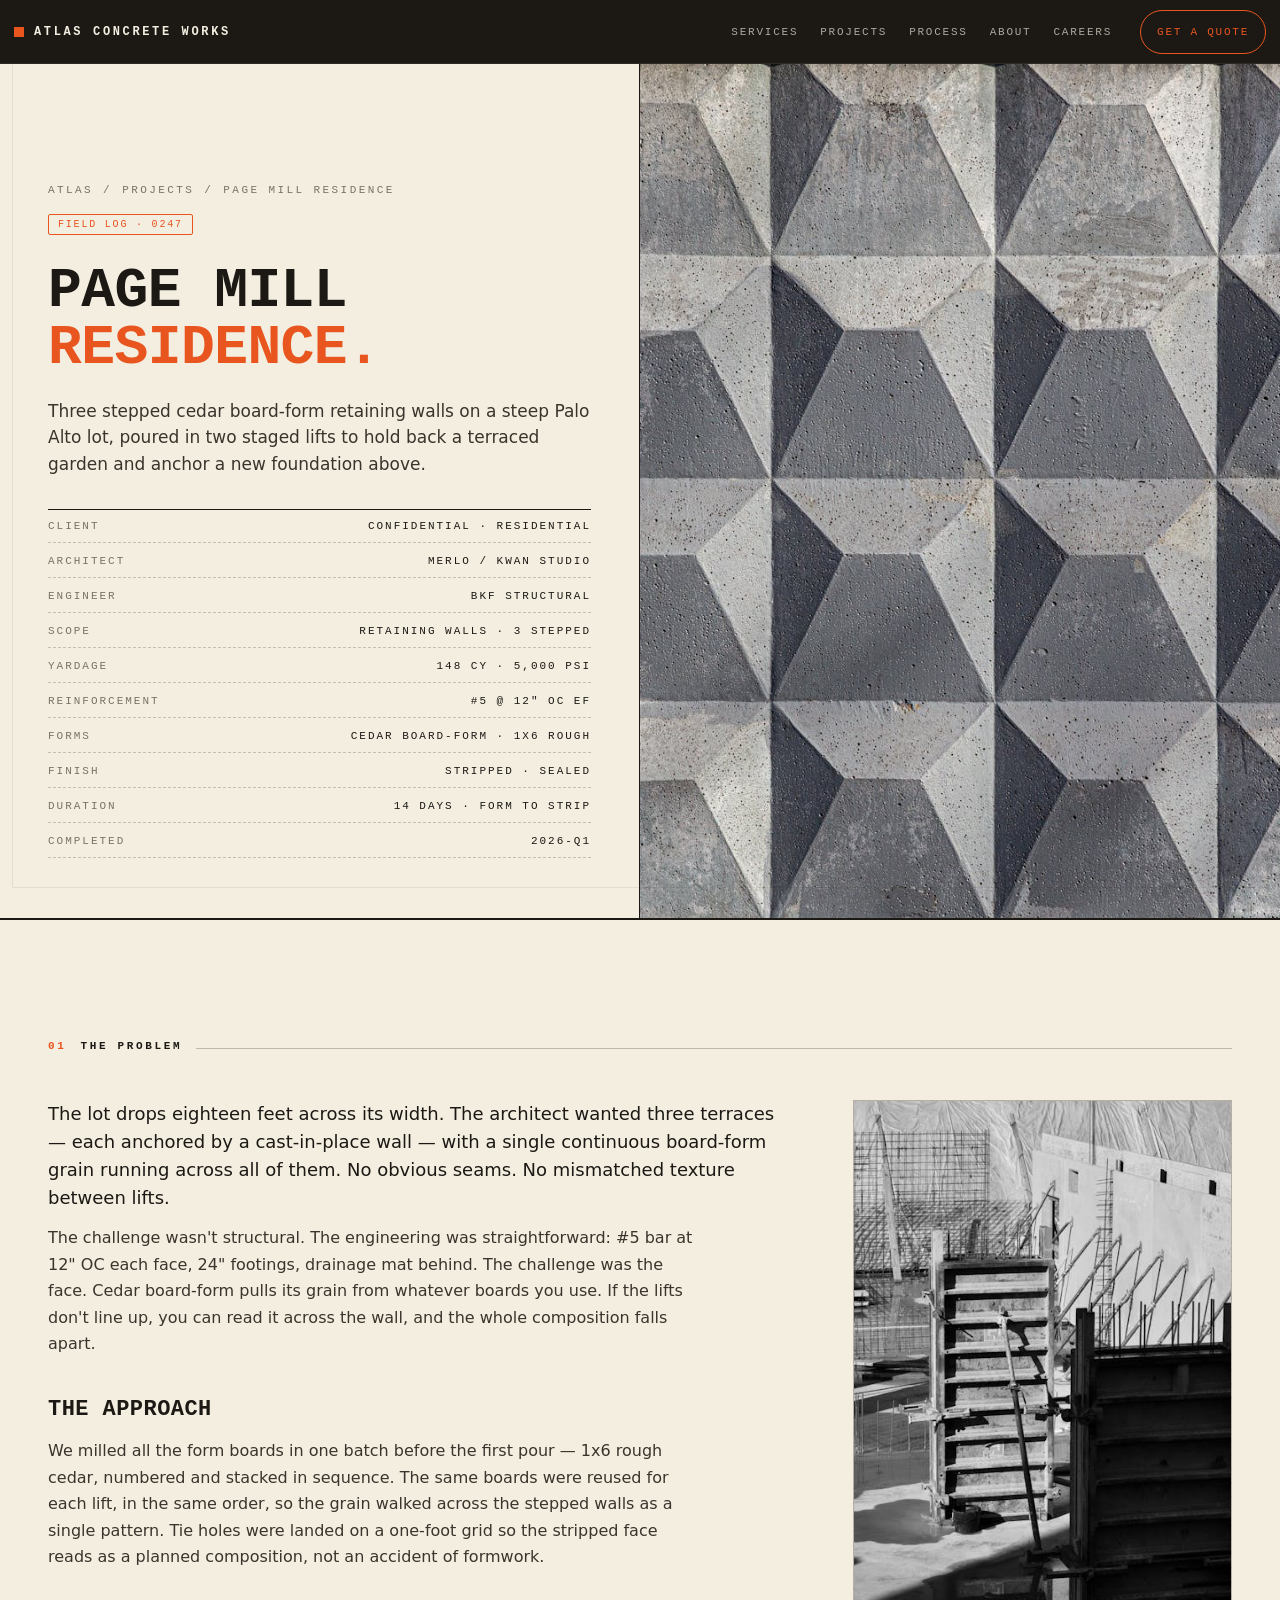
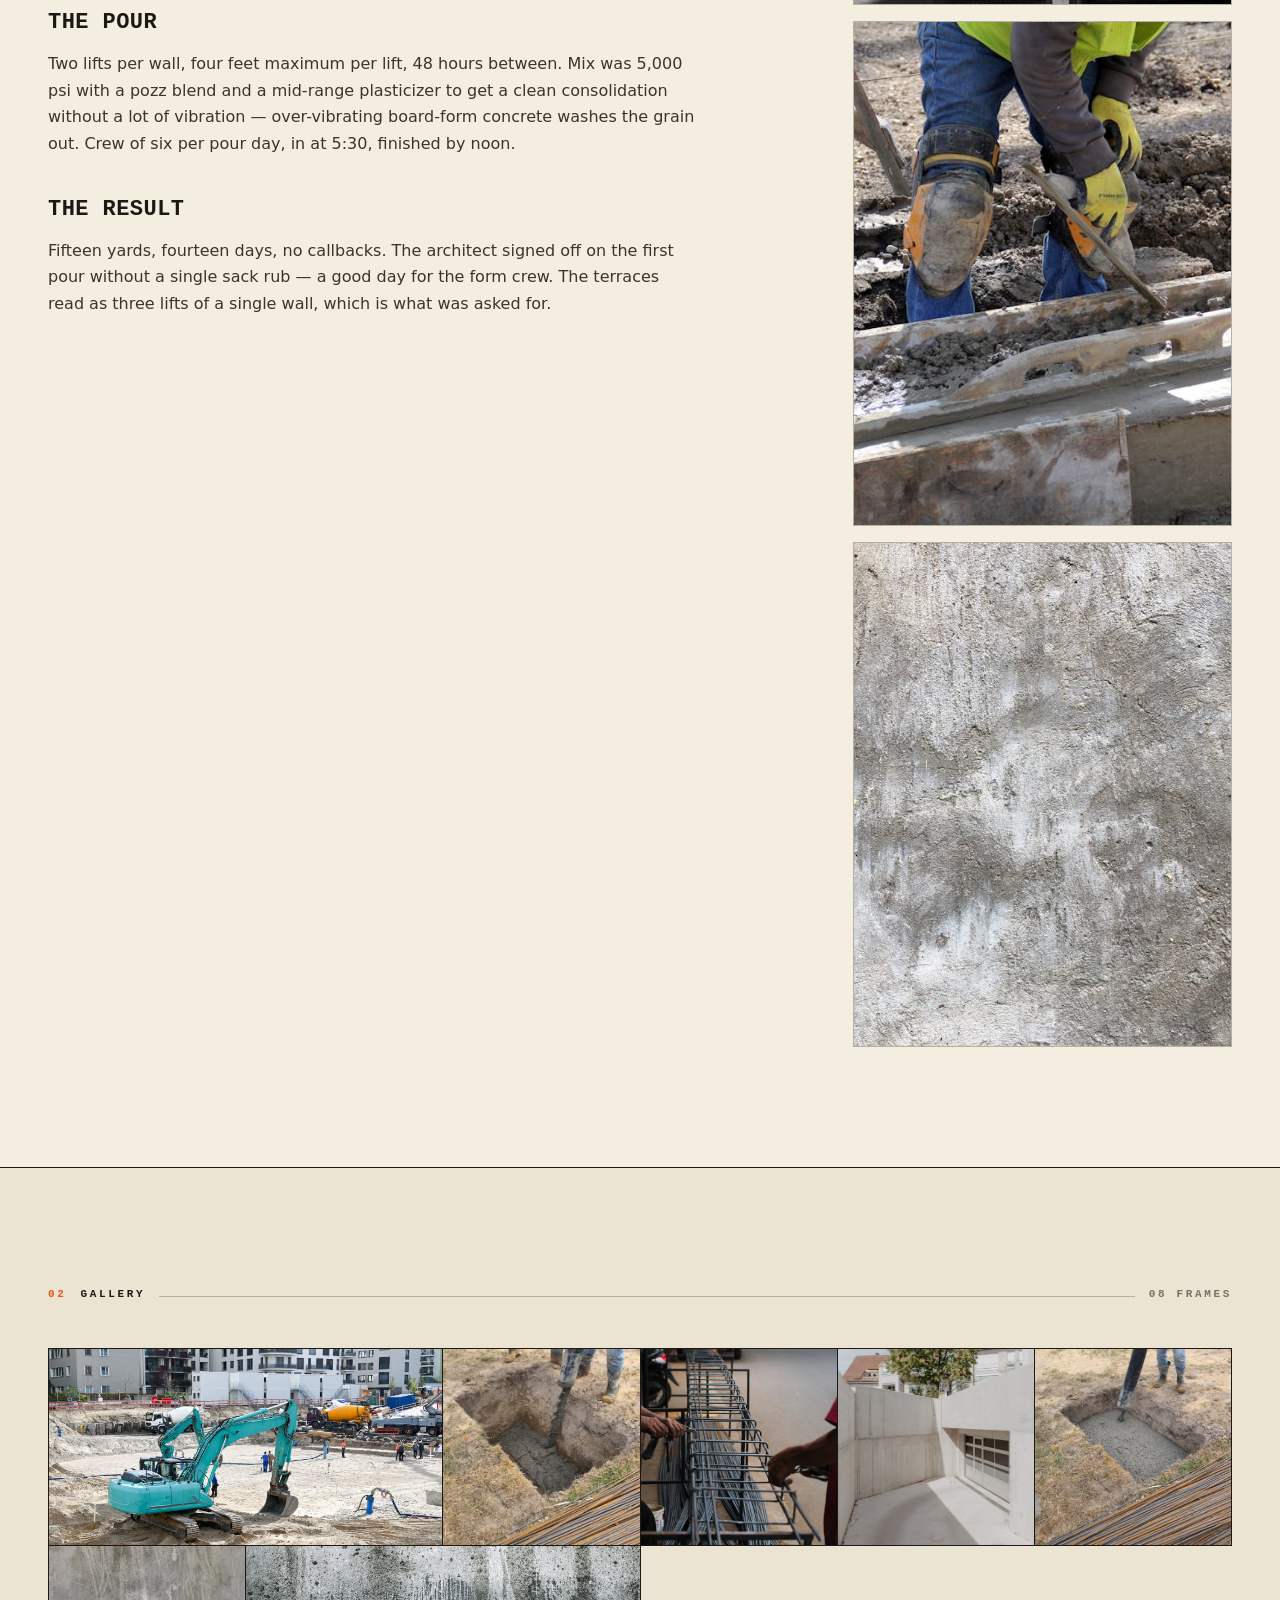
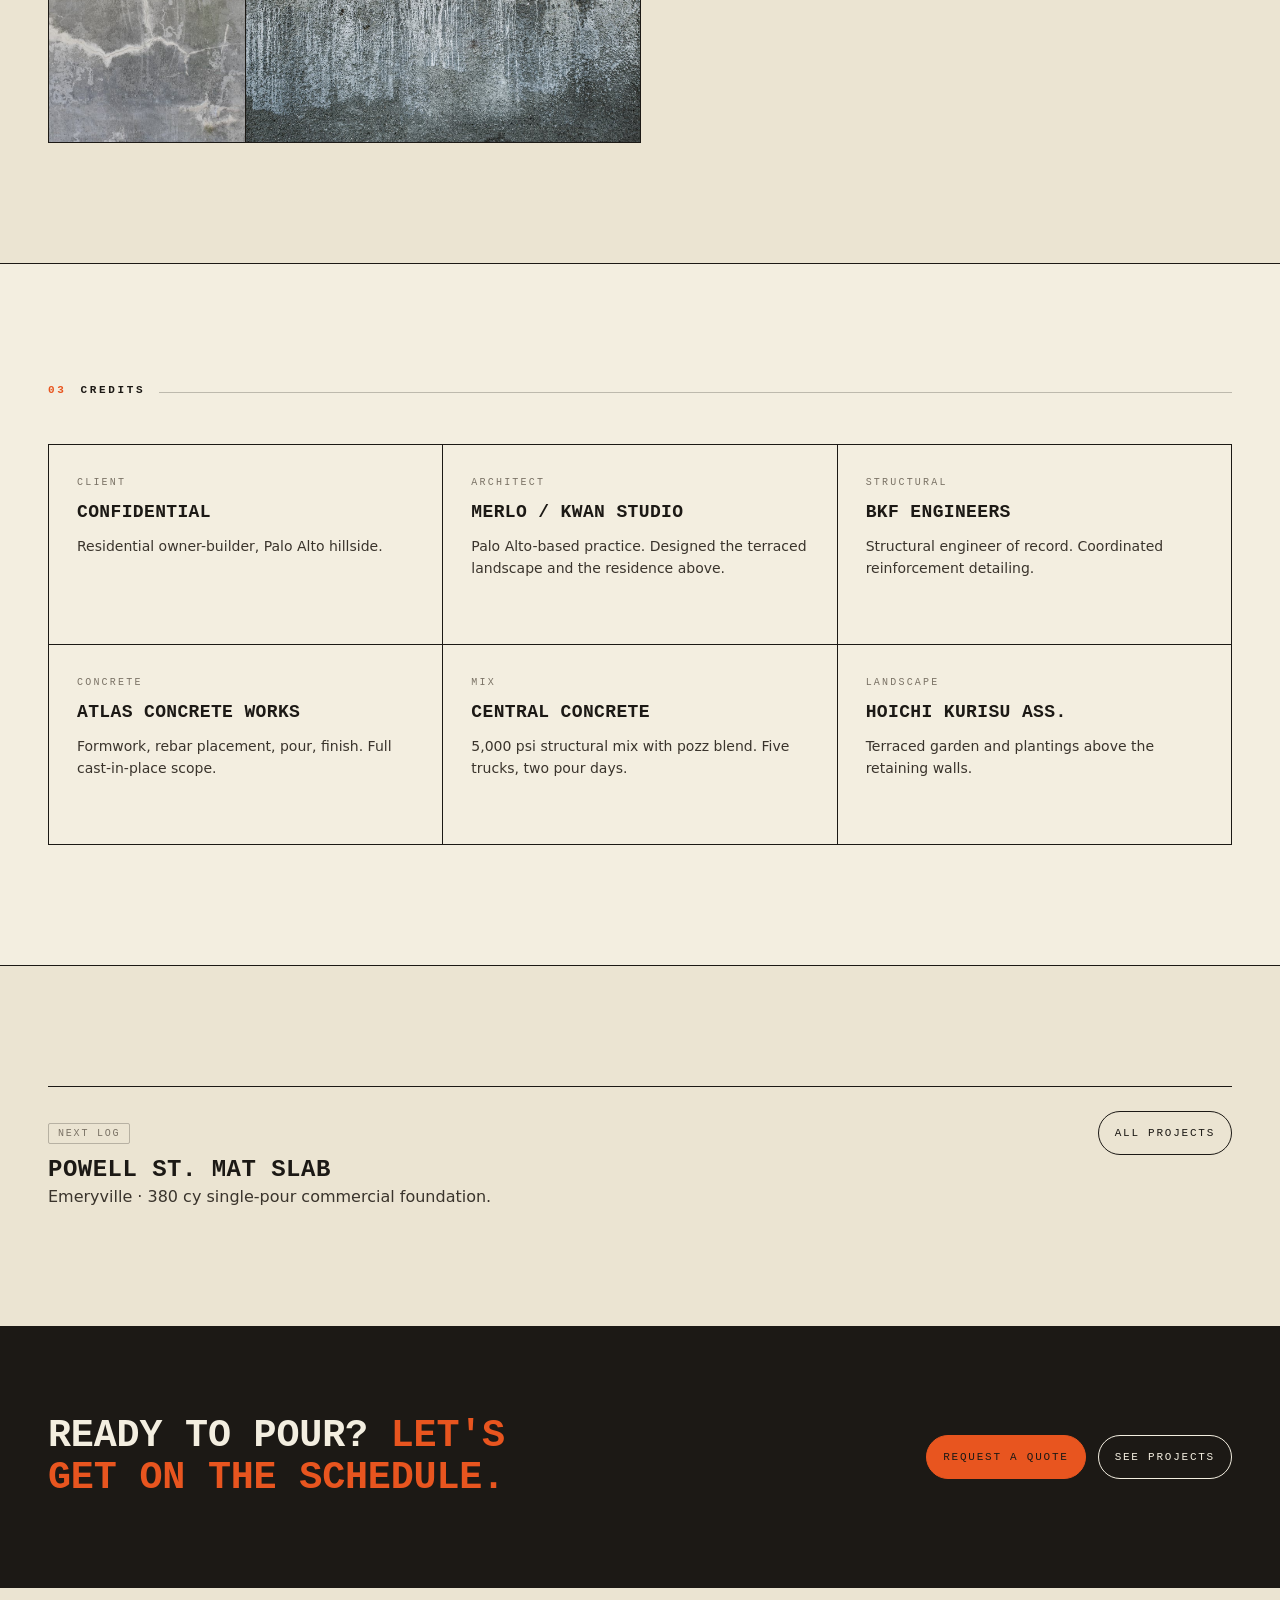
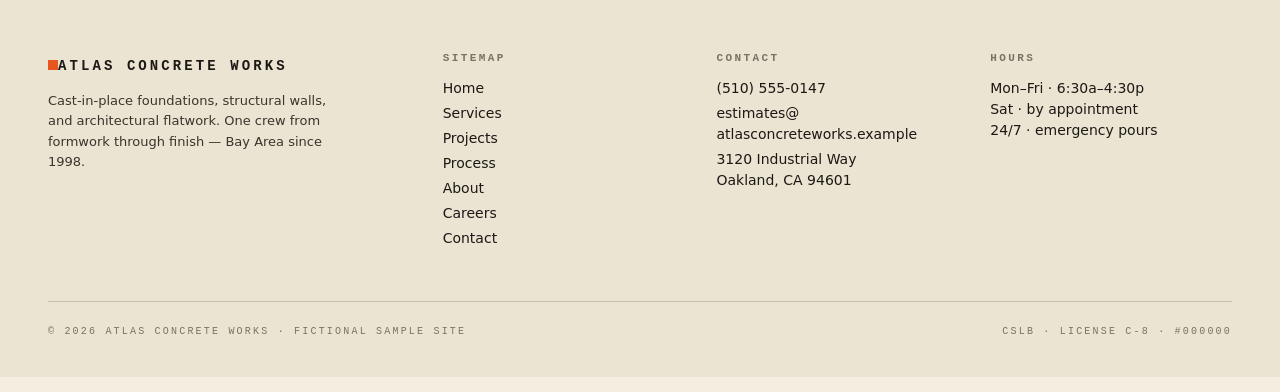
<file: project-page-mill.html>
<!doctype html>
<html lang="en">
<head>
<meta charset="utf-8">
<meta name="viewport" content="width=device-width, initial-scale=1">
<title>Page Mill Residence — Atlas Concrete Works</title>
<style>
/* ============================================================
   ATLAS CONCRETE WORKS — shared site stylesheet
   Extracted from landing page. All pages consume this.
   ============================================================ */
:root {
  --paper: #F3EEE0;
  --paper-2: #EBE4D2;
  --paper-3: #E0D8C2;
  --ink: #1C1915;
  --ink-soft: #3A342C;
  --ink-mute: #7A7265;
  --accent: #E8551F;
  --accent-ink: #B8421A;
  --rule: #1C1915;
  --nav-h: 64px;
  --mono: ui-monospace, "JetBrains Mono", "SF Mono", Menlo, Consolas, monospace;
  --sans: -apple-system, BlinkMacSystemFont, "Segoe UI", Inter, system-ui, sans-serif;
}

* { box-sizing: border-box; }
html, body { margin: 0; padding: 0; background: var(--paper); color: var(--ink); font-family: var(--sans); }
body { -webkit-font-smoothing: antialiased; text-rendering: optimizeLegibility; }
a { color: inherit; text-decoration: none; }
img, svg { display: block; max-width: 100%; }

/* spec-sheet frame */
body::before {
  content: ""; position: fixed; inset: 12px; border: 1px solid rgba(28,25,21,0.08);
  pointer-events: none; z-index: 40;
}
@media (max-width: 600px) { body::before { inset: 6px; } }

/* ---------- NAV (inverted dark) ---------- */
.nav {
  position: fixed; top: 0; left: 0; right: 0; height: var(--nav-h);
  display: flex; align-items: center; justify-content: space-between;
  padding: 0 28px;
  background: var(--ink);
  border-bottom: 1px solid rgba(243,238,224,0.08);
  z-index: 50;
  color: var(--paper);
}
.wordmark {
  font-family: var(--mono);
  font-size: 12px; letter-spacing: 0.22em; text-transform: uppercase;
  font-weight: 600;
  display: flex; align-items: center; gap: 10px;
  color: var(--paper);
}
.wordmark::before {
  content: ""; display: inline-block;
  width: 10px; height: 10px; background: var(--accent);
}
.nav-right { display: flex; align-items: center; gap: 28px; }
.nav-links { display: flex; gap: 22px; }
.nav-links a {
  font-family: var(--mono); font-size: 11px;
  letter-spacing: 0.16em; text-transform: uppercase;
  color: rgba(243,238,224,0.68);
  transition: color 160ms ease;
  position: relative;
  padding: 4px 0;
}
.nav-links a:hover { color: var(--paper); }
.nav-links a.active { color: var(--accent); }
.nav-links a.active::after {
  content: ""; position: absolute; left: 0; right: 0; bottom: -2px;
  height: 2px; background: var(--accent);
}
.cta {
  font-family: var(--mono);
  font-size: 11px; letter-spacing: 0.16em; text-transform: uppercase;
  padding: 9px 16px;
  border: 1px solid var(--accent);
  color: var(--accent);
  background: transparent;
  border-radius: 999px;
  transition: background 160ms ease, color 160ms ease;
  cursor: pointer;
}
.cta:hover { background: var(--accent); color: var(--paper); }
.cta.solid { background: var(--accent); color: var(--paper); }
.cta.solid:hover { background: var(--accent-ink); border-color: var(--accent-ink); }
.cta.ghost-ink { border-color: var(--ink); color: var(--ink); }
.cta.ghost-ink:hover { background: var(--ink); color: var(--paper); }

@media (max-width: 820px) {
  .nav-links { display: none; }
}

/* nav sits above a spacer so content doesn't slip under */
.nav-spacer { height: var(--nav-h); }

/* ---------- SECTION SCAFFOLDING ---------- */
.wrap { max-width: 1280px; margin: 0 auto; }
.wrap-narrow { max-width: 960px; margin: 0 auto; }

.section {
  padding: 120px 48px;
  border-top: 1px solid var(--rule);
  position: relative;
}
.section.tight { padding: 72px 48px; }
.section.paper-2 { background: var(--paper-2); }
.section.ink { background: var(--ink); color: var(--paper); }
.section.ink .section-label .title { color: var(--paper); }
.section.ink .section-label .rule { background: var(--paper); }

.section-label {
  font-family: var(--mono);
  font-size: 11px; letter-spacing: 0.24em; text-transform: uppercase;
  color: var(--ink-soft);
  margin: 0 0 48px 0;
  display: flex; align-items: baseline; gap: 14px;
}
.section-label .num { color: var(--accent); font-weight: 600; }
.section-label .title { color: var(--ink); }
.section-label .rule { flex: 1; height: 1px; background: var(--ink); opacity: 0.25; }
.section-label .meta { color: var(--ink-mute); font-weight: 600; }

@media (max-width: 720px) {
  .section { padding: 80px 24px; }
  .section.tight { padding: 56px 24px; }
}

/* ---------- PAGE HEADER (hero strip for sub-pages) ---------- */
.page-header {
  padding: 140px 48px 80px;
  background: var(--paper);
  border-bottom: 1px solid var(--rule);
  position: relative;
}
.page-header .crumbs {
  font-family: var(--mono);
  font-size: 11px; letter-spacing: 0.22em; text-transform: uppercase;
  color: var(--ink-mute);
  display: flex; gap: 10px; align-items: center;
  margin-bottom: 28px;
}
.page-header .crumbs a:hover { color: var(--accent); }
.page-header .crumbs .sep::before { content: "/"; color: rgba(28,25,21,0.3); }
.page-header h1 {
  font-family: var(--mono);
  font-weight: 600;
  font-size: clamp(40px, 6vw, 88px);
  line-height: 1.02; letter-spacing: -0.01em;
  text-transform: uppercase;
  margin: 0 0 24px 0;
  color: var(--ink);
  max-width: 18ch;
}
.page-header h1 .slash { color: var(--accent); }
.page-header .lede {
  font-size: clamp(16px, 1.4vw, 19px);
  line-height: 1.55; color: var(--ink-soft);
  max-width: 58ch; margin: 0;
}
.page-header .eyebrow {
  font-family: var(--mono);
  font-size: 11px; letter-spacing: 0.24em; text-transform: uppercase;
  color: var(--ink-soft);
  display: flex; align-items: center; gap: 10px;
  margin-bottom: 24px;
}
.page-header .eyebrow::before {
  content: ""; display: inline-block;
  width: 22px; height: 1px; background: var(--ink-soft);
}

@media (max-width: 720px) {
  .page-header { padding: 110px 24px 56px; }
}

/* ---------- GRID UTILITIES ---------- */
.grid-4, .grid-3, .grid-2 {
  display: grid; gap: 0;
  border-top: 1px solid var(--rule); border-left: 1px solid var(--rule);
}
.grid-4 { grid-template-columns: repeat(4, 1fr); }
.grid-3 { grid-template-columns: repeat(3, 1fr); }
.grid-2 { grid-template-columns: repeat(2, 1fr); }
.cell {
  padding: 32px 28px 36px;
  border-right: 1px solid var(--rule);
  border-bottom: 1px solid var(--rule);
  background: var(--paper);
  display: flex; flex-direction: column; gap: 14px;
  min-height: 200px;
  position: relative;
}
.cell.tall { min-height: 280px; }
.cell.has-hover { transition: background 180ms ease; cursor: pointer; }
.cell.has-hover:hover { background: var(--paper-2); }
.cell .idx {
  font-family: var(--mono);
  font-size: 10px; letter-spacing: 0.22em; text-transform: uppercase;
  color: var(--ink-mute);
}
.cell h3 {
  font-family: var(--mono);
  font-weight: 600;
  font-size: 18px; letter-spacing: 0.02em; text-transform: uppercase;
  margin: 0; color: var(--ink);
}
.cell p { font-size: 14px; line-height: 1.55; color: var(--ink-soft); margin: 0; }
.cell .cell-arrow {
  font-family: var(--mono);
  font-size: 10px; letter-spacing: 0.22em; text-transform: uppercase;
  color: var(--accent);
  margin-top: auto;
  display: inline-flex; align-items: center; gap: 8px;
}
.cell .cell-arrow::after {
  content: "→"; transition: transform 180ms ease;
}
.cell.has-hover:hover .cell-arrow::after { transform: translateX(4px); }

@media (max-width: 960px) { .grid-4 { grid-template-columns: repeat(2, 1fr); } }
@media (max-width: 560px) { .grid-4, .grid-3, .grid-2 { grid-template-columns: 1fr; } }

/* ---------- TWO-COL ---------- */
.two-col {
  display: grid; grid-template-columns: 1fr 1fr; gap: 48px; align-items: start;
}
.two-col.lead-right { grid-template-columns: 1fr 2fr; }
.two-col.narrow-right { grid-template-columns: 2fr 1fr; }
@media (max-width: 760px) {
  .two-col, .two-col.lead-right, .two-col.narrow-right { grid-template-columns: 1fr; gap: 28px; }
}

.lead-quote {
  font-family: var(--mono);
  font-size: clamp(20px, 2.2vw, 28px);
  line-height: 1.3; letter-spacing: -0.005em;
  color: var(--ink); margin: 0;
}
.lead-quote .slash { color: var(--accent); }

/* ---------- NUMBERED LIST ---------- */
.numlist { list-style: none; padding: 0; margin: 0; display: flex; flex-direction: column; gap: 20px; }
.numlist li {
  display: grid; grid-template-columns: 48px 1fr; gap: 18px; align-items: baseline;
  padding-bottom: 20px; border-bottom: 1px solid rgba(28,25,21,0.12);
}
.numlist li:last-child { border-bottom: 0; }
.numlist .n {
  font-family: var(--mono); font-size: 11px; letter-spacing: 0.2em;
  color: var(--accent);
}
.numlist .body { display: flex; flex-direction: column; gap: 4px; }
.numlist .body strong {
  font-family: var(--mono); font-weight: 600;
  font-size: 14px; letter-spacing: 0.04em; text-transform: uppercase;
  color: var(--ink);
}
.numlist .body span { font-size: 14px; color: var(--ink-soft); line-height: 1.5; }

/* ---------- META / SPEC ROWS ---------- */
.spec {
  font-family: var(--mono); font-size: 11px; letter-spacing: 0.18em; text-transform: uppercase;
  color: var(--ink-mute);
  display: flex; flex-direction: column; gap: 2px;
  border-top: 1px solid var(--ink);
}
.spec .row {
  display: flex; justify-content: space-between; gap: 12px;
  border-bottom: 1px dashed rgba(28,25,21,0.22); padding: 10px 0;
}
.spec .row span:last-child { color: var(--ink); }

/* ---------- TAGS ---------- */
.tag-pill {
  display: inline-block;
  font-family: var(--mono); font-size: 10px; letter-spacing: 0.18em; text-transform: uppercase;
  color: var(--accent);
  border: 1px solid var(--accent); padding: 4px 9px; border-radius: 2px;
}
.tag-pill.ink { color: var(--ink); border-color: var(--ink); }
.tag-pill.mute { color: var(--ink-mute); border-color: rgba(28,25,21,0.25); }

/* ---------- BODY COPY ---------- */
.prose p { font-size: 16px; line-height: 1.65; color: var(--ink-soft); margin: 0 0 14px 0; max-width: 64ch; }
.prose p.large { font-size: 18px; line-height: 1.55; color: var(--ink); }
.prose h2 {
  font-family: var(--mono); font-weight: 600;
  font-size: 22px; letter-spacing: 0.02em; text-transform: uppercase;
  margin: 40px 0 16px 0; color: var(--ink);
}
.prose h3 {
  font-family: var(--mono); font-weight: 600;
  font-size: 14px; letter-spacing: 0.06em; text-transform: uppercase;
  margin: 28px 0 10px 0; color: var(--ink);
}

/* ---------- PLACEHOLDER IMAGE ---------- */
.ph {
  position: relative;
  background:
    repeating-linear-gradient(
      135deg,
      rgba(28,25,21,0.08) 0 1px,
      transparent 1px 10px
    ),
    var(--paper-2);
  border: 1px solid rgba(28,25,21,0.25);
  display: flex; align-items: flex-end; justify-content: flex-start;
  padding: 14px;
  font-family: var(--mono); font-size: 10px; letter-spacing: 0.2em; text-transform: uppercase;
  color: var(--ink-soft);
  aspect-ratio: 4 / 3;
  overflow: hidden;
}
.ph.tall { aspect-ratio: 3 / 4; }
.ph.wide { aspect-ratio: 16 / 9; }
.ph.sq { aspect-ratio: 1 / 1; }
.ph .ph-label {
  background: var(--paper);
  padding: 4px 8px;
  border: 1px solid rgba(28,25,21,0.25);
}
.ph.dark {
  background:
    repeating-linear-gradient(
      135deg,
      rgba(243,238,224,0.10) 0 1px,
      transparent 1px 10px
    ),
    var(--ink);
  color: rgba(243,238,224,0.7);
  border-color: rgba(243,238,224,0.2);
}
.ph.dark .ph-label {
  background: var(--ink);
  color: rgba(243,238,224,0.85);
  border-color: rgba(243,238,224,0.2);
}
.ph > img { position: absolute; inset: 0; width: 100%; height: 100%; object-fit: cover; display: block; }

/* ---------- CTA BANDS ---------- */
.cta-band {
  padding: 88px 48px;
  border-top: 1px solid var(--rule);
  background: var(--ink);
  color: var(--paper);
  display: grid; grid-template-columns: 2fr 1fr; gap: 48px; align-items: center;
}
.cta-band h2 {
  font-family: var(--mono); font-weight: 600;
  font-size: clamp(28px, 3vw, 44px); line-height: 1.1;
  letter-spacing: -0.005em; text-transform: uppercase;
  margin: 0; max-width: 20ch;
}
.cta-band h2 .slash { color: var(--accent); }
.cta-band .cta { border-color: var(--accent); color: var(--accent); }
.cta-band .cta:hover { background: var(--accent); color: var(--ink); }
.cta-band .cta.solid { background: var(--accent); color: var(--ink); }
.cta-band .cta.solid:hover { background: var(--paper); color: var(--ink); border-color: var(--paper); }
.cta-band .actions { display: flex; gap: 12px; justify-content: flex-end; flex-wrap: wrap; }
@media (max-width: 720px) { .cta-band { grid-template-columns: 1fr; padding: 64px 24px; } .cta-band .actions { justify-content: flex-start; } }

/* ---------- FOOTER ---------- */
footer.site-foot {
  border-top: 1px solid var(--rule);
  padding: 64px 48px 40px;
  background: var(--paper-2);
}
.foot {
  display: grid; grid-template-columns: 1.5fr 1fr 1fr 1fr; gap: 32px; margin-bottom: 48px;
}
.foot h4 {
  font-family: var(--mono); font-weight: 600;
  font-size: 11px; letter-spacing: 0.22em; text-transform: uppercase;
  color: var(--ink-mute); margin: 0 0 14px 0;
}
.foot p, .foot a { font-size: 14px; color: var(--ink); margin: 4px 0; line-height: 1.5; display: block; }
.foot a:hover { color: var(--accent); }
.foot .wordmark { margin-bottom: 14px; color: var(--ink); }
.foot .wordmark::before { background: var(--accent); }
.foot .blurb { font-size: 13px; color: var(--ink-soft); max-width: 34ch; line-height: 1.55; }
.foot-bottom {
  display: flex; justify-content: space-between; align-items: center; gap: 12px;
  padding-top: 24px; border-top: 1px solid rgba(28,25,21,0.18);
  font-family: var(--mono); font-size: 10px; letter-spacing: 0.22em; text-transform: uppercase;
  color: var(--ink-mute);
}
@media (max-width: 820px) {
  .foot { grid-template-columns: 1fr 1fr; }
}
@media (max-width: 520px) {
  .foot { grid-template-columns: 1fr; }
  .foot-bottom { flex-direction: column; gap: 8px; align-items: flex-start; }
  footer.site-foot { padding: 56px 24px 32px; }
}

/* ---------- FORMS ---------- */
.form { display: grid; grid-template-columns: 1fr 1fr; gap: 20px; }
.form .full { grid-column: 1 / -1; }
.field { display: flex; flex-direction: column; gap: 6px; }
.field label {
  font-family: var(--mono); font-size: 10px; letter-spacing: 0.22em; text-transform: uppercase;
  color: var(--ink-mute);
}
.field input, .field select, .field textarea {
  font-family: var(--sans); font-size: 15px;
  padding: 12px 14px;
  background: var(--paper);
  border: 1px solid rgba(28,25,21,0.3);
  color: var(--ink);
  border-radius: 0;
  outline: none;
  transition: border-color 160ms ease, background 160ms ease;
}
.field input:focus, .field select:focus, .field textarea:focus {
  border-color: var(--accent);
  background: #FFFDF7;
}
.field textarea { min-height: 140px; resize: vertical; font-family: var(--sans); }
.field .hint { font-family: var(--mono); font-size: 10px; letter-spacing: 0.18em; text-transform: uppercase; color: var(--ink-mute); }
.field .err { color: var(--accent); font-family: var(--mono); font-size: 10px; letter-spacing: 0.18em; text-transform: uppercase; }

@media (max-width: 720px) { .form { grid-template-columns: 1fr; } }

/* ---------- LINK ---------- */
.textlink {
  font-family: var(--mono); font-size: 11px; letter-spacing: 0.18em; text-transform: uppercase;
  color: var(--accent); display: inline-flex; gap: 8px; align-items: center;
  border-bottom: 1px solid transparent;
}
.textlink::after { content: "→"; transition: transform 180ms ease; }
.textlink:hover::after { transform: translateX(4px); }

/* ---------- BIG NUMBERS ---------- */
.stats { display: grid; grid-template-columns: repeat(4, 1fr); gap: 0; border-top: 1px solid var(--rule); border-left: 1px solid var(--rule); }
.stat { padding: 36px 28px; border-right: 1px solid var(--rule); border-bottom: 1px solid var(--rule); display: flex; flex-direction: column; gap: 8px; min-height: 180px; justify-content: space-between; }
.stat .num {
  font-family: var(--mono); font-weight: 600;
  font-size: clamp(40px, 5vw, 64px);
  line-height: 1; letter-spacing: -0.02em;
  color: var(--ink);
}
.stat .num .unit { font-size: 0.45em; color: var(--ink-mute); margin-left: 6px; letter-spacing: 0.02em; }
.stat .k {
  font-family: var(--mono); font-size: 11px; letter-spacing: 0.22em; text-transform: uppercase;
  color: var(--ink-soft);
}
@media (max-width: 960px) { .stats { grid-template-columns: repeat(2, 1fr); } }
@media (max-width: 560px) { .stats { grid-template-columns: 1fr; } }

/* ---------- TABLE ---------- */
.tbl { width: 100%; border-collapse: collapse; font-size: 14px; }
.tbl th, .tbl td { padding: 14px 14px; text-align: left; border-bottom: 1px solid rgba(28,25,21,0.15); }
.tbl th { font-family: var(--mono); font-size: 10px; letter-spacing: 0.2em; text-transform: uppercase; color: var(--ink-mute); font-weight: 600; }
.tbl td { color: var(--ink); vertical-align: top; }
.tbl td.mono { font-family: var(--mono); font-size: 12px; letter-spacing: 0.06em; color: var(--ink-soft); }

/* ---------- TWEAKS PANEL ---------- */
.tweaks-panel {
  position: fixed; bottom: 20px; right: 20px; z-index: 90;
  background: var(--paper);
  border: 1px solid var(--ink);
  padding: 16px 18px 18px;
  width: 260px;
  font-family: var(--mono);
  box-shadow: 0 12px 40px rgba(28,25,21,0.18);
  display: none;
}
.tweaks-panel.on { display: block; }
.tweaks-panel h5 {
  font-size: 10px; letter-spacing: 0.22em; text-transform: uppercase;
  color: var(--ink-mute); margin: 0 0 12px 0; font-weight: 600;
  display: flex; justify-content: space-between; align-items: center;
}
.tweaks-panel .tw-group { margin-bottom: 14px; }
.tweaks-panel .tw-label {
  font-size: 10px; letter-spacing: 0.22em; text-transform: uppercase;
  color: var(--ink); display: block; margin-bottom: 6px;
}
.tweaks-panel .swatches { display: flex; gap: 6px; }
.tweaks-panel .sw {
  width: 22px; height: 22px; border: 1px solid var(--ink); cursor: pointer;
  border-radius: 0;
  padding: 0;
}
.tweaks-panel .sw.active { outline: 2px solid var(--ink); outline-offset: 2px; }
.tweaks-panel select {
  width: 100%; padding: 6px 8px;
  font-family: var(--mono); font-size: 10px; letter-spacing: 0.16em; text-transform: uppercase;
  background: var(--paper); color: var(--ink);
  border: 1px solid var(--ink); border-radius: 0;
}

</style>
<style>
  .proj-hero {
    display: grid; grid-template-columns: 1fr 1fr; gap: 0;
    border-bottom: 1px solid var(--rule);
  }
  .proj-hero .left {
    padding: 120px 48px 60px;
    border-right: 1px solid var(--rule);
    background: var(--paper);
  }
  .proj-hero .right {
    padding: 0;
    background: var(--paper-2);
  }
  .proj-hero .right .ph {
    aspect-ratio: auto; height: 100%; min-height: 520px;
    border: 0;
  }
  .proj-hero h1 {
    font-family: var(--mono); font-weight: 600;
    font-size: clamp(36px, 4.4vw, 64px);
    line-height: 1.02; letter-spacing: -0.01em;
    text-transform: uppercase;
    margin: 28px 0 20px; max-width: 16ch;
  }
  .proj-hero h1 .slash { color: var(--accent); }
  .proj-hero p.lede {
    font-size: 17px; line-height: 1.55; color: var(--ink-soft);
    max-width: 52ch; margin: 0 0 32px 0;
  }
  @media (max-width: 960px) {
    .proj-hero { grid-template-columns: 1fr; }
    .proj-hero .left { padding: 110px 24px 40px; border-right: 0; border-bottom: 1px solid var(--rule); }
    .proj-hero .right .ph { min-height: 280px; }
  }

  .gallery { display: grid; grid-template-columns: repeat(6, 1fr); gap: 0; border-top: 1px solid var(--rule); border-left: 1px solid var(--rule); }
  .gallery .g {
    position: relative;
    border-right: 1px solid var(--rule); border-bottom: 1px solid var(--rule);
    aspect-ratio: 1/1;
    background:
      repeating-linear-gradient(135deg, rgba(28,25,21,0.08) 0 1px, transparent 1px 10px),
      var(--paper-2);
    display: flex; align-items: flex-end; padding: 12px;
    font-family: var(--mono); font-size: 9px; letter-spacing: 0.2em; text-transform: uppercase;
    color: var(--ink-soft);
    overflow: hidden;
  }
  .gallery .g > img { position: absolute; inset: 0; width: 100%; height: 100%; object-fit: cover; display: block; }
  .gallery .g.wide { grid-column: span 2; aspect-ratio: 2/1; }
  .gallery .g .lbl {
    background: var(--paper); padding: 3px 7px;
    border: 1px solid rgba(28,25,21,0.2);
  }
  @media (max-width: 720px) { .gallery { grid-template-columns: repeat(2, 1fr); } .gallery .g.wide { grid-column: span 2; } }
</style>
  <link rel="stylesheet" href="mobile.css">
  <script defer src="nav.js"></script>
</head>
<body>

<div data-nav></div>

<main>
  <section class="proj-hero">
    <div class="left">
      <div class="crumbs" style="font-family: var(--mono); font-size: 11px; letter-spacing: 0.22em; text-transform: uppercase; color: var(--ink-mute); display: flex; gap: 10px; margin-bottom: 16px;">
        <a href="index.html">Atlas</a>
        <span>/</span>
        <a href="projects.html">Projects</a>
        <span>/</span>
        <span>Page Mill Residence</span>
      </div>
      <span class="tag-pill">Field Log · 0247</span>
      <h1>Page Mill <span class="slash">Residence.</span></h1>
      <p class="lede">Three stepped cedar board-form retaining walls on a steep Palo Alto lot, poured in two staged lifts to hold back a terraced garden and anchor a new foundation above.</p>
      <div class="spec">
        <div class="row"><span>Client</span><span>Confidential · residential</span></div>
        <div class="row"><span>Architect</span><span>Merlo / Kwan Studio</span></div>
        <div class="row"><span>Engineer</span><span>BKF Structural</span></div>
        <div class="row"><span>Scope</span><span>Retaining walls · 3 stepped</span></div>
        <div class="row"><span>Yardage</span><span>148 cy · 5,000 psi</span></div>
        <div class="row"><span>Reinforcement</span><span>#5 @ 12" OC EF</span></div>
        <div class="row"><span>Forms</span><span>Cedar board-form · 1x6 rough</span></div>
        <div class="row"><span>Finish</span><span>Stripped · sealed</span></div>
        <div class="row"><span>Duration</span><span>14 days · form to strip</span></div>
        <div class="row"><span>Completed</span><span>2026-Q1</span></div>
      </div>
    </div>
    <div class="right">
      <div class="ph">
        <img src="images/project-page-mill-1.jpg" alt="Hero · stripped wall, morning light" loading="eager" fetchpriority="high" decoding="async">
      </div>
    </div>
  </section>

  <section class="section">
    <div class="wrap">
      <h2 class="section-label">
        <span class="num">01</span>
        <span class="title">The Problem</span>
        <span class="rule"></span>
      </h2>
      <div class="two-col narrow-right">
        <div class="prose">
          <p class="large">The lot drops eighteen feet across its width. The architect wanted three terraces — each anchored by a cast-in-place wall — with a single continuous board-form grain running across all of them. No obvious seams. No mismatched texture between lifts.</p>
          <p>The challenge wasn't structural. The engineering was straightforward: #5 bar at 12" OC each face, 24" footings, drainage mat behind. The challenge was the face. Cedar board-form pulls its grain from whatever boards you use. If the lifts don't line up, you can read it across the wall, and the whole composition falls apart.</p>
          <h2>The approach</h2>
          <p>We milled all the form boards in one batch before the first pour — 1x6 rough cedar, numbered and stacked in sequence. The same boards were reused for each lift, in the same order, so the grain walked across the stepped walls as a single pattern. Tie holes were landed on a one-foot grid so the stripped face reads as a planned composition, not an accident of formwork.</p>
          <h2>The pour</h2>
          <p>Two lifts per wall, four feet maximum per lift, 48 hours between. Mix was 5,000 psi with a pozz blend and a mid-range plasticizer to get a clean consolidation without a lot of vibration — over-vibrating board-form concrete washes the grain out. Crew of six per pour day, in at 5:30, finished by noon.</p>
          <h2>The result</h2>
          <p>Fifteen yards, fourteen days, no callbacks. The architect signed off on the first pour without a single sack rub — a good day for the form crew. The terraces read as three lifts of a single wall, which is what was asked for.</p>
        </div>
        <aside>
          <div class="ph tall" style="margin-bottom: 16px;">
            <img src="images/project-page-mill-2.jpg" alt="Forms up · day of pour 1" loading="lazy">
          </div>
          <div class="ph tall" style="margin-bottom: 16px;">
            <img src="images/project-page-mill-3.jpg" alt="Strip · morning of day 4" loading="lazy">
          </div>
          <div class="ph tall">
            <img src="images/project-page-mill-4.jpg" alt="Detail · tie pattern" loading="lazy">
          </div>
        </aside>
      </div>
    </div>
  </section>

  <section class="section paper-2">
    <div class="wrap">
      <h2 class="section-label">
        <span class="num">02</span>
        <span class="title">Gallery</span>
        <span class="rule"></span>
        <span class="meta">08 frames</span>
      </h2>
      <div class="gallery">
        <div class="g wide"><img src="images/project-page-mill-5.jpg" alt="01 · Site, before demo" loading="lazy"></div>
        <div class="g"><img src="images/project-page-mill-6.jpg" alt="02 · Footings" loading="lazy"></div>
        <div class="g"><img src="images/project-page-mill-7.jpg" alt="03 · Rebar cage" loading="lazy"></div>
        <div class="g"><img src="images/project-page-mill-8.jpg" alt="04 · Forms up" loading="lazy"></div>
        <div class="g"><img src="images/project-page-mill-9.jpg" alt="05 · Pour day" loading="lazy"></div>
        <div class="g"><img src="images/project-page-mill-10.jpg" alt="06 · Strip" loading="lazy"></div>
        <div class="g wide"><img src="images/project-page-mill-11.jpg" alt="07 · Finished wall, dusk" loading="lazy"></div>
      </div>
    </div>
  </section>

  <section class="section">
    <div class="wrap">
      <h2 class="section-label">
        <span class="num">03</span>
        <span class="title">Credits</span>
        <span class="rule"></span>
      </h2>
      <div class="grid-3">
        <div class="cell">
          <span class="idx">Client</span>
          <h3>Confidential</h3>
          <p>Residential owner-builder, Palo Alto hillside.</p>
        </div>
        <div class="cell">
          <span class="idx">Architect</span>
          <h3>Merlo / Kwan Studio</h3>
          <p>Palo Alto-based practice. Designed the terraced landscape and the residence above.</p>
        </div>
        <div class="cell">
          <span class="idx">Structural</span>
          <h3>BKF Engineers</h3>
          <p>Structural engineer of record. Coordinated reinforcement detailing.</p>
        </div>
        <div class="cell">
          <span class="idx">Concrete</span>
          <h3>Atlas Concrete Works</h3>
          <p>Formwork, rebar placement, pour, finish. Full cast-in-place scope.</p>
        </div>
        <div class="cell">
          <span class="idx">Mix</span>
          <h3>Central Concrete</h3>
          <p>5,000 psi structural mix with pozz blend. Five trucks, two pour days.</p>
        </div>
        <div class="cell">
          <span class="idx">Landscape</span>
          <h3>Hoichi Kurisu Ass.</h3>
          <p>Terraced garden and plantings above the retaining walls.</p>
        </div>
      </div>
    </div>
  </section>

  <section class="section paper-2">
    <div class="wrap">
      <div style="display:flex; justify-content: space-between; align-items: baseline; border-top: 1px solid var(--ink); padding-top: 24px; gap: 24px; flex-wrap: wrap;">
        <div>
          <span class="tag-pill mute">Next log</span>
          <h3 style="font-family: var(--mono); text-transform: uppercase; letter-spacing: 0.02em; font-size: 24px; margin: 12px 0 4px;">Powell St. Mat Slab</h3>
          <p style="margin: 0; color: var(--ink-soft);">Emeryville · 380 cy single-pour commercial foundation.</p>
        </div>
        <a class="cta ghost-ink" href="projects.html">All projects</a>
      </div>
    </div>
  </section>
</main>

<div data-footer></div>
<script>
/* Shared site JS: nav active state, tweaks panel, small interactions */
(function () {
  // ---- Active nav link ----
  const path = (location.pathname.split('/').pop() || 'index.html').toLowerCase();
  document.querySelectorAll('.nav-links a').forEach(a => {
    const href = (a.getAttribute('href') || '').toLowerCase();
    if (!href) return;
    const base = href.split('/').pop();
    if (base === path || (path === '' && base === 'index.html')) {
      a.classList.add('active');
    }
    // services pages highlight Services
    if (path.startsWith('service-') && href.endsWith('services.html')) a.classList.add('active');
    if (path.startsWith('project-') && href.endsWith('projects.html')) a.classList.add('active');
  });

  // ---- Tweaks: read persisted values ----
  const TWEAK_DEFAULTS = /*EDITMODE-BEGIN*/{
    "accent": "#E8551F",
    "paperTone": "warm",
    "navStyle": "dark"
  }/*EDITMODE-END*/;

  const stored = (() => {
    try { return JSON.parse(localStorage.getItem('atlas-tweaks') || '{}'); } catch (_) { return {}; }
  })();
  const current = Object.assign({}, TWEAK_DEFAULTS, stored);

  const PAPER_TONES = {
    warm:    { paper: '#F3EEE0', paper2: '#EBE4D2', paper3: '#E0D8C2' },
    neutral: { paper: '#F0EEEA', paper2: '#E6E3DD', paper3: '#DAD6CE' },
    cool:    { paper: '#EDEEEC', paper2: '#E2E4E0', paper3: '#D4D7D1' },
  };

  function apply(t) {
    const r = document.documentElement.style;
    r.setProperty('--accent', t.accent);
    // derive a darker accent-ink roughly
    r.setProperty('--accent-ink', shade(t.accent, -0.2));
    const tone = PAPER_TONES[t.paperTone] || PAPER_TONES.warm;
    r.setProperty('--paper', tone.paper);
    r.setProperty('--paper-2', tone.paper2);
    r.setProperty('--paper-3', tone.paper3);
    // nav style
    const nav = document.querySelector('.nav');
    if (nav) {
      nav.dataset.style = t.navStyle;
      if (t.navStyle === 'light') {
        nav.style.background = 'rgba(243,238,224,0.88)';
        nav.style.color = 'var(--ink)';
        nav.style.backdropFilter = 'blur(14px)';
        nav.style.borderBottomColor = 'rgba(28,25,21,0.12)';
        nav.querySelectorAll('.nav-links a').forEach(a => a.style.color = 'var(--ink-soft)');
        const wm = nav.querySelector('.wordmark'); if (wm) wm.style.color = 'var(--ink)';
      } else {
        nav.style.background = ''; nav.style.color = ''; nav.style.backdropFilter = '';
        nav.style.borderBottomColor = '';
        nav.querySelectorAll('.nav-links a').forEach(a => a.style.color = '');
        const wm = nav.querySelector('.wordmark'); if (wm) wm.style.color = '';
      }
    }
  }

  function shade(hex, pct) {
    // expand short hex
    let h = hex.replace('#', '');
    if (h.length === 3) h = h.split('').map(c => c + c).join('');
    const num = parseInt(h, 16);
    let r = (num >> 16) & 255, g = (num >> 8) & 255, b = num & 255;
    r = Math.round(Math.max(0, Math.min(255, r + r * pct)));
    g = Math.round(Math.max(0, Math.min(255, g + g * pct)));
    b = Math.round(Math.max(0, Math.min(255, b + b * pct)));
    return '#' + [r, g, b].map(v => v.toString(16).padStart(2, '0')).join('');
  }

  apply(current);

  // ---- Tweaks host protocol ----
  let tweaksOn = false;
  const panel = document.createElement('div');
  panel.className = 'tweaks-panel';
  panel.innerHTML = `
    <h5>Tweaks <span style="color:var(--accent)">●</span></h5>
    <div class="tw-group">
      <span class="tw-label">Accent</span>
      <div class="swatches" data-k="accent">
        <button class="sw" data-v="#E8551F" style="background:#E8551F" title="Orange (default)"></button>
        <button class="sw" data-v="#B8421A" style="background:#B8421A" title="Burnt"></button>
        <button class="sw" data-v="#2E6F5E" style="background:#2E6F5E" title="Moss"></button>
        <button class="sw" data-v="#2B4C7E" style="background:#2B4C7E" title="Blueprint"></button>
        <button class="sw" data-v="#C9A227" style="background:#C9A227" title="Brass"></button>
        <button class="sw" data-v="#1C1915" style="background:#1C1915" title="Ink"></button>
      </div>
    </div>
    <div class="tw-group">
      <span class="tw-label">Paper tone</span>
      <select data-k="paperTone">
        <option value="warm">Warm</option>
        <option value="neutral">Neutral</option>
        <option value="cool">Cool</option>
      </select>
    </div>
    <div class="tw-group">
      <span class="tw-label">Nav style</span>
      <select data-k="navStyle">
        <option value="dark">Inverted dark</option>
        <option value="light">Light glass</option>
      </select>
    </div>
  `;
  document.body.appendChild(panel);

  function syncPanel() {
    panel.querySelectorAll('[data-k="accent"] .sw').forEach(b => {
      b.classList.toggle('active', b.dataset.v.toLowerCase() === current.accent.toLowerCase());
    });
    panel.querySelector('[data-k="paperTone"]').value = current.paperTone;
    panel.querySelector('[data-k="navStyle"]').value = current.navStyle;
  }
  syncPanel();

  function persist() {
    try { localStorage.setItem('atlas-tweaks', JSON.stringify(current)); } catch (_) {}
    try {
      window.parent.postMessage({ type: '__edit_mode_set_keys', edits: current }, '*');
    } catch (_) {}
  }

  panel.querySelectorAll('[data-k="accent"] .sw').forEach(b => {
    b.addEventListener('click', () => {
      current.accent = b.dataset.v;
      apply(current); syncPanel(); persist();
    });
  });
  panel.querySelector('[data-k="paperTone"]').addEventListener('change', e => {
    current.paperTone = e.target.value; apply(current); persist();
  });
  panel.querySelector('[data-k="navStyle"]').addEventListener('change', e => {
    current.navStyle = e.target.value; apply(current); persist();
  });

  // ---- Tweaks: register listener BEFORE announcing availability ----
  window.addEventListener('message', (e) => {
    const d = e.data || {};
    if (d.type === '__activate_edit_mode') { tweaksOn = true; panel.classList.add('on'); }
    if (d.type === '__deactivate_edit_mode') { tweaksOn = false; panel.classList.remove('on'); }
  });
  try { window.parent.postMessage({ type: '__edit_mode_available' }, '*'); } catch (_) {}
})();

</script>

<script>
/* preview-token preserver: keep ?t=... across same-page relative nav */
(function () {
  var q = location.search;
  if (!q || q.indexOf('t=') === -1) return;
  function fix() {
    document.querySelectorAll('a[href]').forEach(function (a) {
      var h = a.getAttribute('href');
      if (!h) return;
      if (/^(https?:|mailto:|tel:|#|javascript:)/i.test(h)) return;
      if (h.indexOf('?') !== -1) return;
      if (!/\.html(#|$)/i.test(h)) return;
      var hash = '';
      var idx = h.indexOf('#');
      if (idx !== -1) { hash = h.slice(idx); h = h.slice(0, idx); }
      a.setAttribute('href', h + q + hash);
    });
  }
  if (document.readyState === 'loading') {
    document.addEventListener('DOMContentLoaded', fix);
  } else { fix(); }
  // also rerun after chrome.js injects nav/footer
  var mo = new MutationObserver(fix);
  mo.observe(document.documentElement, { childList: true, subtree: true });
  setTimeout(function () { mo.disconnect(); }, 2000);
})();
</script>

</body>
</html>
</file>
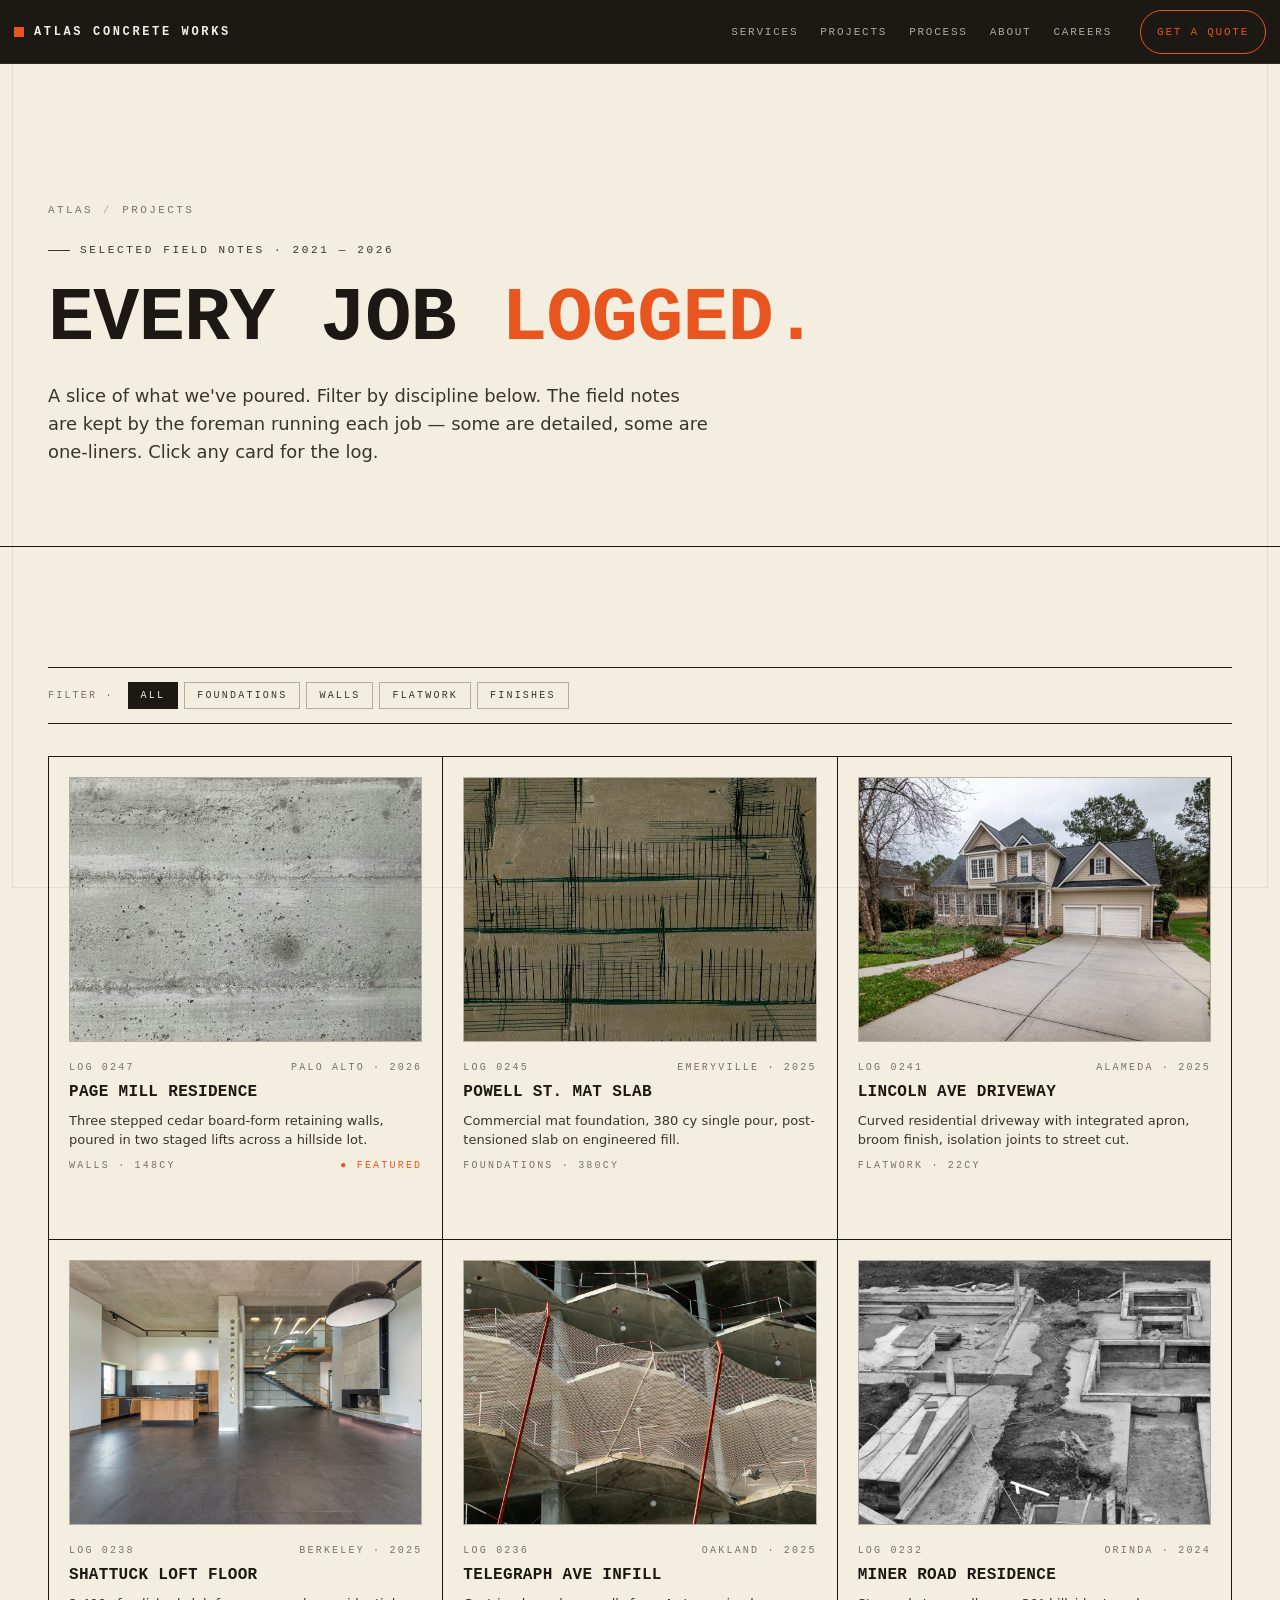
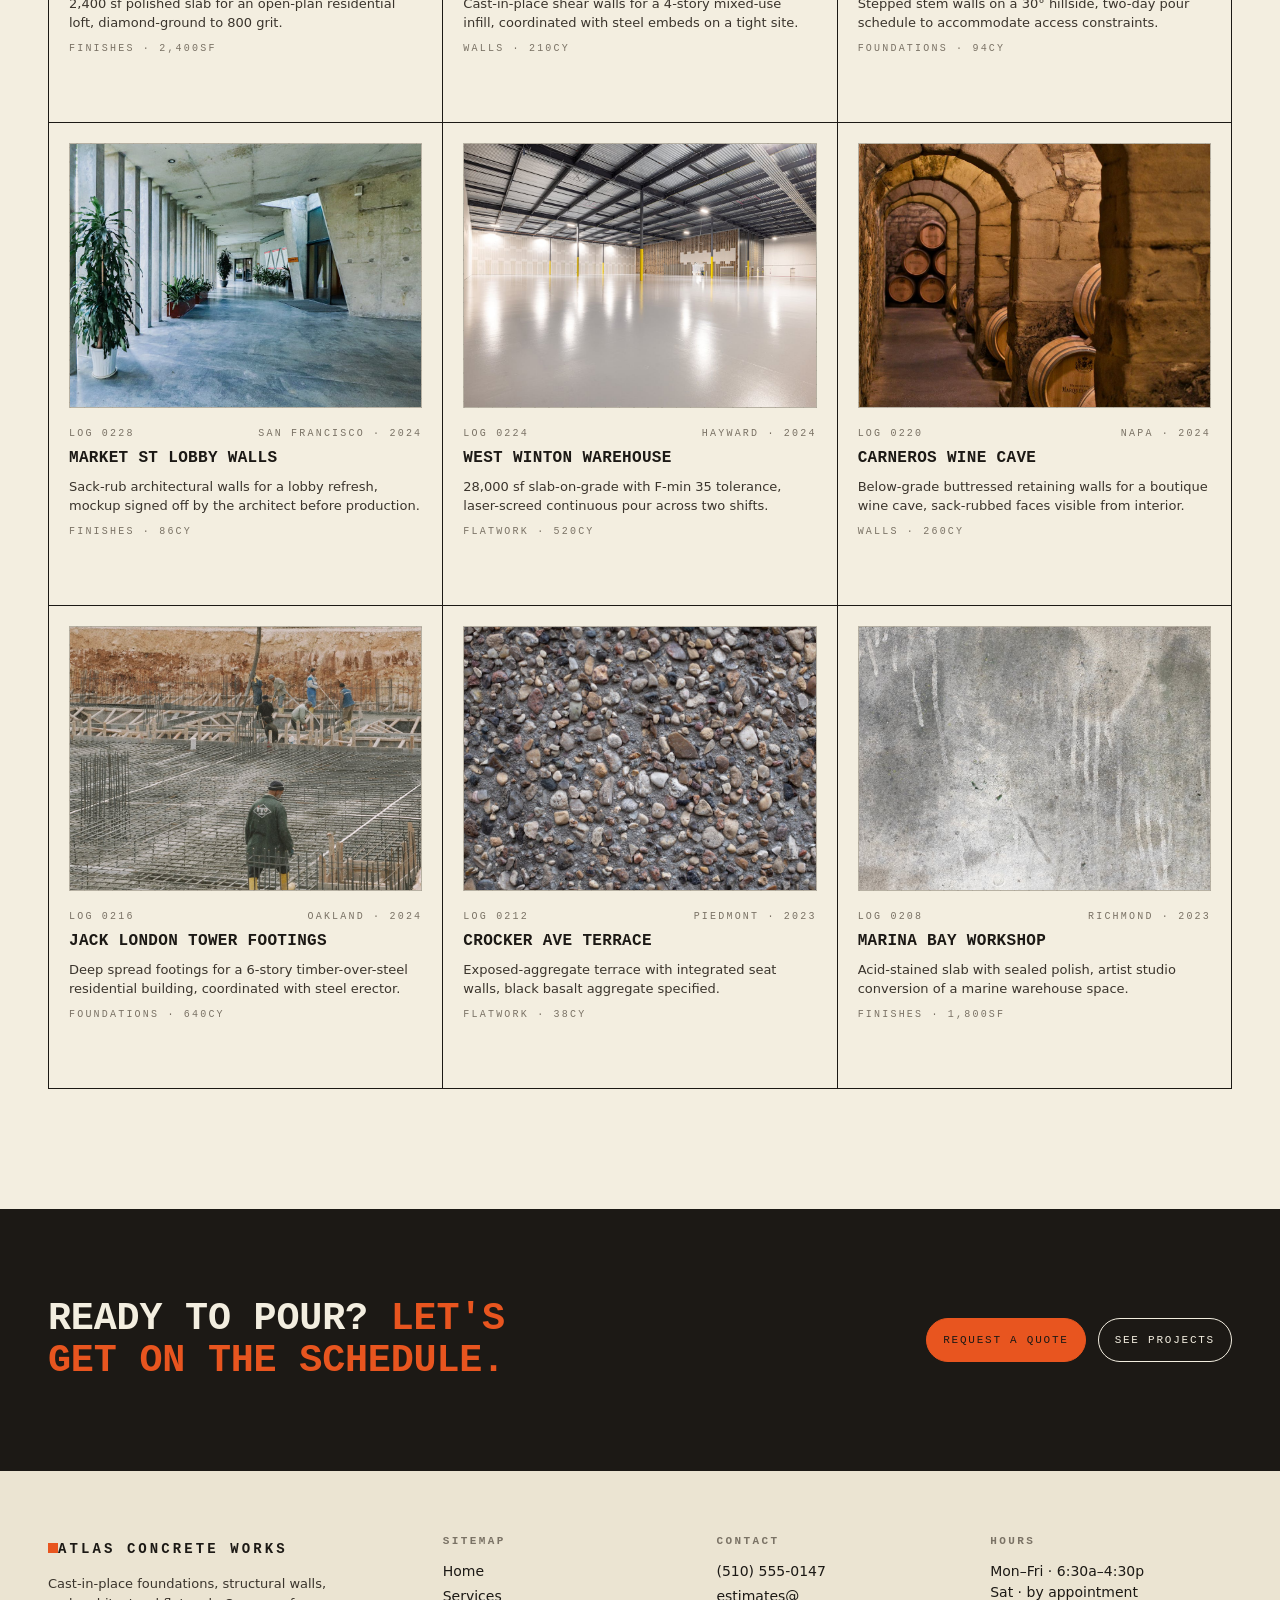
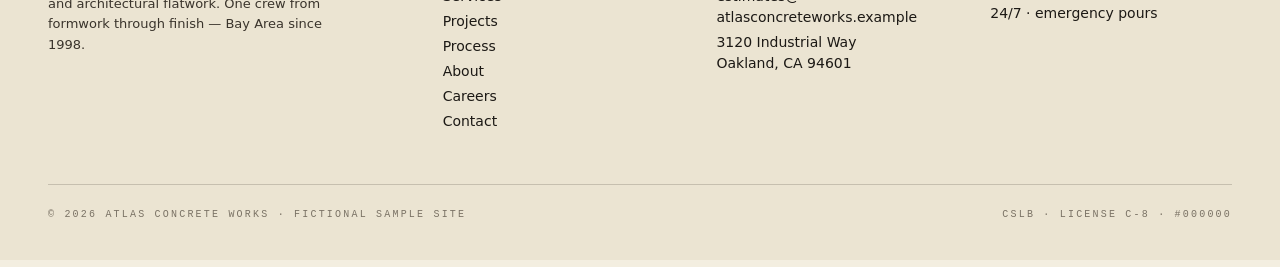
<file: projects.html>
<!doctype html>
<html lang="en">
<head>
<meta charset="utf-8">
<meta name="viewport" content="width=device-width, initial-scale=1">
<title>Projects — Atlas Concrete Works</title>
<style>
/* ============================================================
   ATLAS CONCRETE WORKS — shared site stylesheet
   Extracted from landing page. All pages consume this.
   ============================================================ */
:root {
  --paper: #F3EEE0;
  --paper-2: #EBE4D2;
  --paper-3: #E0D8C2;
  --ink: #1C1915;
  --ink-soft: #3A342C;
  --ink-mute: #7A7265;
  --accent: #E8551F;
  --accent-ink: #B8421A;
  --rule: #1C1915;
  --nav-h: 64px;
  --mono: ui-monospace, "JetBrains Mono", "SF Mono", Menlo, Consolas, monospace;
  --sans: -apple-system, BlinkMacSystemFont, "Segoe UI", Inter, system-ui, sans-serif;
}

* { box-sizing: border-box; }
html, body { margin: 0; padding: 0; background: var(--paper); color: var(--ink); font-family: var(--sans); }
body { -webkit-font-smoothing: antialiased; text-rendering: optimizeLegibility; }
a { color: inherit; text-decoration: none; }
img, svg { display: block; max-width: 100%; }

/* spec-sheet frame */
body::before {
  content: ""; position: fixed; inset: 12px; border: 1px solid rgba(28,25,21,0.08);
  pointer-events: none; z-index: 40;
}
@media (max-width: 600px) { body::before { inset: 6px; } }

/* ---------- NAV (inverted dark) ---------- */
.nav {
  position: fixed; top: 0; left: 0; right: 0; height: var(--nav-h);
  display: flex; align-items: center; justify-content: space-between;
  padding: 0 28px;
  background: var(--ink);
  border-bottom: 1px solid rgba(243,238,224,0.08);
  z-index: 50;
  color: var(--paper);
}
.wordmark {
  font-family: var(--mono);
  font-size: 12px; letter-spacing: 0.22em; text-transform: uppercase;
  font-weight: 600;
  display: flex; align-items: center; gap: 10px;
  color: var(--paper);
}
.wordmark::before {
  content: ""; display: inline-block;
  width: 10px; height: 10px; background: var(--accent);
}
.nav-right { display: flex; align-items: center; gap: 28px; }
.nav-links { display: flex; gap: 22px; }
.nav-links a {
  font-family: var(--mono); font-size: 11px;
  letter-spacing: 0.16em; text-transform: uppercase;
  color: rgba(243,238,224,0.68);
  transition: color 160ms ease;
  position: relative;
  padding: 4px 0;
}
.nav-links a:hover { color: var(--paper); }
.nav-links a.active { color: var(--accent); }
.nav-links a.active::after {
  content: ""; position: absolute; left: 0; right: 0; bottom: -2px;
  height: 2px; background: var(--accent);
}
.cta {
  font-family: var(--mono);
  font-size: 11px; letter-spacing: 0.16em; text-transform: uppercase;
  padding: 9px 16px;
  border: 1px solid var(--accent);
  color: var(--accent);
  background: transparent;
  border-radius: 999px;
  transition: background 160ms ease, color 160ms ease;
  cursor: pointer;
}
.cta:hover { background: var(--accent); color: var(--paper); }
.cta.solid { background: var(--accent); color: var(--paper); }
.cta.solid:hover { background: var(--accent-ink); border-color: var(--accent-ink); }
.cta.ghost-ink { border-color: var(--ink); color: var(--ink); }
.cta.ghost-ink:hover { background: var(--ink); color: var(--paper); }

@media (max-width: 820px) {
  .nav-links { display: none; }
}

/* nav sits above a spacer so content doesn't slip under */
.nav-spacer { height: var(--nav-h); }

/* ---------- SECTION SCAFFOLDING ---------- */
.wrap { max-width: 1280px; margin: 0 auto; }
.wrap-narrow { max-width: 960px; margin: 0 auto; }

.section {
  padding: 120px 48px;
  border-top: 1px solid var(--rule);
  position: relative;
}
.section.tight { padding: 72px 48px; }
.section.paper-2 { background: var(--paper-2); }
.section.ink { background: var(--ink); color: var(--paper); }
.section.ink .section-label .title { color: var(--paper); }
.section.ink .section-label .rule { background: var(--paper); }

.section-label {
  font-family: var(--mono);
  font-size: 11px; letter-spacing: 0.24em; text-transform: uppercase;
  color: var(--ink-soft);
  margin: 0 0 48px 0;
  display: flex; align-items: baseline; gap: 14px;
}
.section-label .num { color: var(--accent); font-weight: 600; }
.section-label .title { color: var(--ink); }
.section-label .rule { flex: 1; height: 1px; background: var(--ink); opacity: 0.25; }
.section-label .meta { color: var(--ink-mute); font-weight: 600; }

@media (max-width: 720px) {
  .section { padding: 80px 24px; }
  .section.tight { padding: 56px 24px; }
}

/* ---------- PAGE HEADER (hero strip for sub-pages) ---------- */
.page-header {
  padding: 140px 48px 80px;
  background: var(--paper);
  border-bottom: 1px solid var(--rule);
  position: relative;
}
.page-header .crumbs {
  font-family: var(--mono);
  font-size: 11px; letter-spacing: 0.22em; text-transform: uppercase;
  color: var(--ink-mute);
  display: flex; gap: 10px; align-items: center;
  margin-bottom: 28px;
}
.page-header .crumbs a:hover { color: var(--accent); }
.page-header .crumbs .sep::before { content: "/"; color: rgba(28,25,21,0.3); }
.page-header h1 {
  font-family: var(--mono);
  font-weight: 600;
  font-size: clamp(40px, 6vw, 88px);
  line-height: 1.02; letter-spacing: -0.01em;
  text-transform: uppercase;
  margin: 0 0 24px 0;
  color: var(--ink);
  max-width: 18ch;
}
.page-header h1 .slash { color: var(--accent); }
.page-header .lede {
  font-size: clamp(16px, 1.4vw, 19px);
  line-height: 1.55; color: var(--ink-soft);
  max-width: 58ch; margin: 0;
}
.page-header .eyebrow {
  font-family: var(--mono);
  font-size: 11px; letter-spacing: 0.24em; text-transform: uppercase;
  color: var(--ink-soft);
  display: flex; align-items: center; gap: 10px;
  margin-bottom: 24px;
}
.page-header .eyebrow::before {
  content: ""; display: inline-block;
  width: 22px; height: 1px; background: var(--ink-soft);
}

@media (max-width: 720px) {
  .page-header { padding: 110px 24px 56px; }
}

/* ---------- GRID UTILITIES ---------- */
.grid-4, .grid-3, .grid-2 {
  display: grid; gap: 0;
  border-top: 1px solid var(--rule); border-left: 1px solid var(--rule);
}
.grid-4 { grid-template-columns: repeat(4, 1fr); }
.grid-3 { grid-template-columns: repeat(3, 1fr); }
.grid-2 { grid-template-columns: repeat(2, 1fr); }
.cell {
  padding: 32px 28px 36px;
  border-right: 1px solid var(--rule);
  border-bottom: 1px solid var(--rule);
  background: var(--paper);
  display: flex; flex-direction: column; gap: 14px;
  min-height: 200px;
  position: relative;
}
.cell.tall { min-height: 280px; }
.cell.has-hover { transition: background 180ms ease; cursor: pointer; }
.cell.has-hover:hover { background: var(--paper-2); }
.cell .idx {
  font-family: var(--mono);
  font-size: 10px; letter-spacing: 0.22em; text-transform: uppercase;
  color: var(--ink-mute);
}
.cell h3 {
  font-family: var(--mono);
  font-weight: 600;
  font-size: 18px; letter-spacing: 0.02em; text-transform: uppercase;
  margin: 0; color: var(--ink);
}
.cell p { font-size: 14px; line-height: 1.55; color: var(--ink-soft); margin: 0; }
.cell .cell-arrow {
  font-family: var(--mono);
  font-size: 10px; letter-spacing: 0.22em; text-transform: uppercase;
  color: var(--accent);
  margin-top: auto;
  display: inline-flex; align-items: center; gap: 8px;
}
.cell .cell-arrow::after {
  content: "→"; transition: transform 180ms ease;
}
.cell.has-hover:hover .cell-arrow::after { transform: translateX(4px); }

@media (max-width: 960px) { .grid-4 { grid-template-columns: repeat(2, 1fr); } }
@media (max-width: 560px) { .grid-4, .grid-3, .grid-2 { grid-template-columns: 1fr; } }

/* ---------- TWO-COL ---------- */
.two-col {
  display: grid; grid-template-columns: 1fr 1fr; gap: 48px; align-items: start;
}
.two-col.lead-right { grid-template-columns: 1fr 2fr; }
.two-col.narrow-right { grid-template-columns: 2fr 1fr; }
@media (max-width: 760px) {
  .two-col, .two-col.lead-right, .two-col.narrow-right { grid-template-columns: 1fr; gap: 28px; }
}

.lead-quote {
  font-family: var(--mono);
  font-size: clamp(20px, 2.2vw, 28px);
  line-height: 1.3; letter-spacing: -0.005em;
  color: var(--ink); margin: 0;
}
.lead-quote .slash { color: var(--accent); }

/* ---------- NUMBERED LIST ---------- */
.numlist { list-style: none; padding: 0; margin: 0; display: flex; flex-direction: column; gap: 20px; }
.numlist li {
  display: grid; grid-template-columns: 48px 1fr; gap: 18px; align-items: baseline;
  padding-bottom: 20px; border-bottom: 1px solid rgba(28,25,21,0.12);
}
.numlist li:last-child { border-bottom: 0; }
.numlist .n {
  font-family: var(--mono); font-size: 11px; letter-spacing: 0.2em;
  color: var(--accent);
}
.numlist .body { display: flex; flex-direction: column; gap: 4px; }
.numlist .body strong {
  font-family: var(--mono); font-weight: 600;
  font-size: 14px; letter-spacing: 0.04em; text-transform: uppercase;
  color: var(--ink);
}
.numlist .body span { font-size: 14px; color: var(--ink-soft); line-height: 1.5; }

/* ---------- META / SPEC ROWS ---------- */
.spec {
  font-family: var(--mono); font-size: 11px; letter-spacing: 0.18em; text-transform: uppercase;
  color: var(--ink-mute);
  display: flex; flex-direction: column; gap: 2px;
  border-top: 1px solid var(--ink);
}
.spec .row {
  display: flex; justify-content: space-between; gap: 12px;
  border-bottom: 1px dashed rgba(28,25,21,0.22); padding: 10px 0;
}
.spec .row span:last-child { color: var(--ink); }

/* ---------- TAGS ---------- */
.tag-pill {
  display: inline-block;
  font-family: var(--mono); font-size: 10px; letter-spacing: 0.18em; text-transform: uppercase;
  color: var(--accent);
  border: 1px solid var(--accent); padding: 4px 9px; border-radius: 2px;
}
.tag-pill.ink { color: var(--ink); border-color: var(--ink); }
.tag-pill.mute { color: var(--ink-mute); border-color: rgba(28,25,21,0.25); }

/* ---------- BODY COPY ---------- */
.prose p { font-size: 16px; line-height: 1.65; color: var(--ink-soft); margin: 0 0 14px 0; max-width: 64ch; }
.prose p.large { font-size: 18px; line-height: 1.55; color: var(--ink); }
.prose h2 {
  font-family: var(--mono); font-weight: 600;
  font-size: 22px; letter-spacing: 0.02em; text-transform: uppercase;
  margin: 40px 0 16px 0; color: var(--ink);
}
.prose h3 {
  font-family: var(--mono); font-weight: 600;
  font-size: 14px; letter-spacing: 0.06em; text-transform: uppercase;
  margin: 28px 0 10px 0; color: var(--ink);
}

/* ---------- PLACEHOLDER IMAGE ---------- */
.ph {
  position: relative;
  background:
    repeating-linear-gradient(
      135deg,
      rgba(28,25,21,0.08) 0 1px,
      transparent 1px 10px
    ),
    var(--paper-2);
  border: 1px solid rgba(28,25,21,0.25);
  display: flex; align-items: flex-end; justify-content: flex-start;
  padding: 14px;
  font-family: var(--mono); font-size: 10px; letter-spacing: 0.2em; text-transform: uppercase;
  color: var(--ink-soft);
  aspect-ratio: 4 / 3;
  overflow: hidden;
}
.ph.tall { aspect-ratio: 3 / 4; }
.ph.wide { aspect-ratio: 16 / 9; }
.ph.sq { aspect-ratio: 1 / 1; }
.ph .ph-label {
  background: var(--paper);
  padding: 4px 8px;
  border: 1px solid rgba(28,25,21,0.25);
}
.ph.dark {
  background:
    repeating-linear-gradient(
      135deg,
      rgba(243,238,224,0.10) 0 1px,
      transparent 1px 10px
    ),
    var(--ink);
  color: rgba(243,238,224,0.7);
  border-color: rgba(243,238,224,0.2);
}
.ph.dark .ph-label {
  background: var(--ink);
  color: rgba(243,238,224,0.85);
  border-color: rgba(243,238,224,0.2);
}
.ph > img { position: absolute; inset: 0; width: 100%; height: 100%; object-fit: cover; display: block; }

/* ---------- CTA BANDS ---------- */
.cta-band {
  padding: 88px 48px;
  border-top: 1px solid var(--rule);
  background: var(--ink);
  color: var(--paper);
  display: grid; grid-template-columns: 2fr 1fr; gap: 48px; align-items: center;
}
.cta-band h2 {
  font-family: var(--mono); font-weight: 600;
  font-size: clamp(28px, 3vw, 44px); line-height: 1.1;
  letter-spacing: -0.005em; text-transform: uppercase;
  margin: 0; max-width: 20ch;
}
.cta-band h2 .slash { color: var(--accent); }
.cta-band .cta { border-color: var(--accent); color: var(--accent); }
.cta-band .cta:hover { background: var(--accent); color: var(--ink); }
.cta-band .cta.solid { background: var(--accent); color: var(--ink); }
.cta-band .cta.solid:hover { background: var(--paper); color: var(--ink); border-color: var(--paper); }
.cta-band .actions { display: flex; gap: 12px; justify-content: flex-end; flex-wrap: wrap; }
@media (max-width: 720px) { .cta-band { grid-template-columns: 1fr; padding: 64px 24px; } .cta-band .actions { justify-content: flex-start; } }

/* ---------- FOOTER ---------- */
footer.site-foot {
  border-top: 1px solid var(--rule);
  padding: 64px 48px 40px;
  background: var(--paper-2);
}
.foot {
  display: grid; grid-template-columns: 1.5fr 1fr 1fr 1fr; gap: 32px; margin-bottom: 48px;
}
.foot h4 {
  font-family: var(--mono); font-weight: 600;
  font-size: 11px; letter-spacing: 0.22em; text-transform: uppercase;
  color: var(--ink-mute); margin: 0 0 14px 0;
}
.foot p, .foot a { font-size: 14px; color: var(--ink); margin: 4px 0; line-height: 1.5; display: block; }
.foot a:hover { color: var(--accent); }
.foot .wordmark { margin-bottom: 14px; color: var(--ink); }
.foot .wordmark::before { background: var(--accent); }
.foot .blurb { font-size: 13px; color: var(--ink-soft); max-width: 34ch; line-height: 1.55; }
.foot-bottom {
  display: flex; justify-content: space-between; align-items: center; gap: 12px;
  padding-top: 24px; border-top: 1px solid rgba(28,25,21,0.18);
  font-family: var(--mono); font-size: 10px; letter-spacing: 0.22em; text-transform: uppercase;
  color: var(--ink-mute);
}
@media (max-width: 820px) {
  .foot { grid-template-columns: 1fr 1fr; }
}
@media (max-width: 520px) {
  .foot { grid-template-columns: 1fr; }
  .foot-bottom { flex-direction: column; gap: 8px; align-items: flex-start; }
  footer.site-foot { padding: 56px 24px 32px; }
}

/* ---------- FORMS ---------- */
.form { display: grid; grid-template-columns: 1fr 1fr; gap: 20px; }
.form .full { grid-column: 1 / -1; }
.field { display: flex; flex-direction: column; gap: 6px; }
.field label {
  font-family: var(--mono); font-size: 10px; letter-spacing: 0.22em; text-transform: uppercase;
  color: var(--ink-mute);
}
.field input, .field select, .field textarea {
  font-family: var(--sans); font-size: 15px;
  padding: 12px 14px;
  background: var(--paper);
  border: 1px solid rgba(28,25,21,0.3);
  color: var(--ink);
  border-radius: 0;
  outline: none;
  transition: border-color 160ms ease, background 160ms ease;
}
.field input:focus, .field select:focus, .field textarea:focus {
  border-color: var(--accent);
  background: #FFFDF7;
}
.field textarea { min-height: 140px; resize: vertical; font-family: var(--sans); }
.field .hint { font-family: var(--mono); font-size: 10px; letter-spacing: 0.18em; text-transform: uppercase; color: var(--ink-mute); }
.field .err { color: var(--accent); font-family: var(--mono); font-size: 10px; letter-spacing: 0.18em; text-transform: uppercase; }

@media (max-width: 720px) { .form { grid-template-columns: 1fr; } }

/* ---------- LINK ---------- */
.textlink {
  font-family: var(--mono); font-size: 11px; letter-spacing: 0.18em; text-transform: uppercase;
  color: var(--accent); display: inline-flex; gap: 8px; align-items: center;
  border-bottom: 1px solid transparent;
}
.textlink::after { content: "→"; transition: transform 180ms ease; }
.textlink:hover::after { transform: translateX(4px); }

/* ---------- BIG NUMBERS ---------- */
.stats { display: grid; grid-template-columns: repeat(4, 1fr); gap: 0; border-top: 1px solid var(--rule); border-left: 1px solid var(--rule); }
.stat { padding: 36px 28px; border-right: 1px solid var(--rule); border-bottom: 1px solid var(--rule); display: flex; flex-direction: column; gap: 8px; min-height: 180px; justify-content: space-between; }
.stat .num {
  font-family: var(--mono); font-weight: 600;
  font-size: clamp(40px, 5vw, 64px);
  line-height: 1; letter-spacing: -0.02em;
  color: var(--ink);
}
.stat .num .unit { font-size: 0.45em; color: var(--ink-mute); margin-left: 6px; letter-spacing: 0.02em; }
.stat .k {
  font-family: var(--mono); font-size: 11px; letter-spacing: 0.22em; text-transform: uppercase;
  color: var(--ink-soft);
}
@media (max-width: 960px) { .stats { grid-template-columns: repeat(2, 1fr); } }
@media (max-width: 560px) { .stats { grid-template-columns: 1fr; } }

/* ---------- TABLE ---------- */
.tbl { width: 100%; border-collapse: collapse; font-size: 14px; }
.tbl th, .tbl td { padding: 14px 14px; text-align: left; border-bottom: 1px solid rgba(28,25,21,0.15); }
.tbl th { font-family: var(--mono); font-size: 10px; letter-spacing: 0.2em; text-transform: uppercase; color: var(--ink-mute); font-weight: 600; }
.tbl td { color: var(--ink); vertical-align: top; }
.tbl td.mono { font-family: var(--mono); font-size: 12px; letter-spacing: 0.06em; color: var(--ink-soft); }

/* ---------- TWEAKS PANEL ---------- */
.tweaks-panel {
  position: fixed; bottom: 20px; right: 20px; z-index: 90;
  background: var(--paper);
  border: 1px solid var(--ink);
  padding: 16px 18px 18px;
  width: 260px;
  font-family: var(--mono);
  box-shadow: 0 12px 40px rgba(28,25,21,0.18);
  display: none;
}
.tweaks-panel.on { display: block; }
.tweaks-panel h5 {
  font-size: 10px; letter-spacing: 0.22em; text-transform: uppercase;
  color: var(--ink-mute); margin: 0 0 12px 0; font-weight: 600;
  display: flex; justify-content: space-between; align-items: center;
}
.tweaks-panel .tw-group { margin-bottom: 14px; }
.tweaks-panel .tw-label {
  font-size: 10px; letter-spacing: 0.22em; text-transform: uppercase;
  color: var(--ink); display: block; margin-bottom: 6px;
}
.tweaks-panel .swatches { display: flex; gap: 6px; }
.tweaks-panel .sw {
  width: 22px; height: 22px; border: 1px solid var(--ink); cursor: pointer;
  border-radius: 0;
  padding: 0;
}
.tweaks-panel .sw.active { outline: 2px solid var(--ink); outline-offset: 2px; }
.tweaks-panel select {
  width: 100%; padding: 6px 8px;
  font-family: var(--mono); font-size: 10px; letter-spacing: 0.16em; text-transform: uppercase;
  background: var(--paper); color: var(--ink);
  border: 1px solid var(--ink); border-radius: 0;
}

</style>
<style>
  .filter-bar {
    display: flex; gap: 6px; flex-wrap: wrap; margin-bottom: 32px;
    border-top: 1px solid var(--ink); border-bottom: 1px solid var(--ink);
    padding: 14px 0;
  }
  .filter-bar button {
    font-family: var(--mono); font-size: 10px; letter-spacing: 0.22em; text-transform: uppercase;
    padding: 7px 12px; border: 1px solid rgba(28,25,21,0.3);
    background: transparent; color: var(--ink-soft);
    border-radius: 0; cursor: pointer;
    transition: all 160ms ease;
  }
  .filter-bar button:hover { border-color: var(--ink); color: var(--ink); }
  .filter-bar button.on { background: var(--ink); color: var(--paper); border-color: var(--ink); }
  .filter-bar .label {
    font-family: var(--mono); font-size: 10px; letter-spacing: 0.22em; text-transform: uppercase;
    color: var(--ink-mute); align-self: center; margin-right: 8px;
  }

  .projects-grid {
    display: grid; grid-template-columns: repeat(3, 1fr); gap: 0;
    border-top: 1px solid var(--rule); border-left: 1px solid var(--rule);
  }
  .project-card {
    border-right: 1px solid var(--rule); border-bottom: 1px solid var(--rule);
    padding: 0; background: var(--paper);
    display: flex; flex-direction: column;
    transition: background 180ms ease;
  }
  .project-card:hover { background: var(--paper-2); }
  .project-card .img {
    padding: 20px 20px 0 20px;
  }
  .project-card .img .ph { aspect-ratio: 4/3; }
  .project-card .info {
    padding: 20px;
    display: flex; flex-direction: column; gap: 10px; flex: 1;
  }
  .project-card .meta-row {
    display: flex; justify-content: space-between; gap: 8px;
    font-family: var(--mono); font-size: 10px; letter-spacing: 0.22em; text-transform: uppercase;
    color: var(--ink-mute);
  }
  .project-card h3 {
    font-family: var(--mono); font-weight: 600;
    font-size: 16px; letter-spacing: 0.02em; text-transform: uppercase;
    margin: 0; color: var(--ink);
  }
  .project-card .sub {
    font-size: 13px; line-height: 1.5; color: var(--ink-soft); margin: 0;
  }
  .project-card .foot {
    display: flex; justify-content: space-between; align-items: baseline;
    margin-top: auto;
    font-family: var(--mono); font-size: 10px; letter-spacing: 0.22em; text-transform: uppercase;
    color: var(--ink-mute);
  }
  .project-card .foot .featured { color: var(--accent); }
  @media (max-width: 960px) { .projects-grid { grid-template-columns: repeat(2, 1fr); } }
  @media (max-width: 560px) { .projects-grid { grid-template-columns: 1fr; } }
</style>
  <link rel="stylesheet" href="mobile.css">
  <script defer src="nav.js"></script>
</head>
<body>

<div data-nav></div>

<main>
  <section class="page-header">
    <div class="wrap">
      <div class="crumbs">
        <a href="index.html">Atlas</a>
        <span class="sep"></span>
        <span>Projects</span>
      </div>
      <span class="eyebrow">Selected field notes · 2021 — 2026</span>
      <h1>Every job <span class="slash">logged.</span></h1>
      <p class="lede">A slice of what we've poured. Filter by discipline below. The field notes are kept by the foreman running each job — some are detailed, some are one-liners. Click any card for the log.</p>
    </div>
  </section>

  <section class="section" style="border-top: 0;">
    <div class="wrap">
      <div class="filter-bar">
        <span class="label">Filter ·</span>
        <button class="on" data-filter="all">All</button>
        <button data-filter="foundations">Foundations</button>
        <button data-filter="walls">Walls</button>
        <button data-filter="flatwork">Flatwork</button>
        <button data-filter="finishes">Finishes</button>
      </div>

      <div class="projects-grid" id="grid">

        <a class="project-card" data-cat="walls" href="project-page-mill.html">
          <div class="img"><div class="ph"><img src="images/projects-1.jpg" alt="Board-form wall · raking light" loading="lazy"></div></div>
          <div class="info">
            <div class="meta-row"><span>Log 0247</span><span>Palo Alto · 2026</span></div>
            <h3>Page Mill Residence</h3>
            <p class="sub">Three stepped cedar board-form retaining walls, poured in two staged lifts across a hillside lot.</p>
            <div class="foot"><span>Walls · 148cy</span><span class="featured">● Featured</span></div>
          </div>
        </a>

        <a class="project-card" data-cat="foundations" href="project-page-mill.html">
          <div class="img"><div class="ph"><img src="images/projects-2.jpg" alt="Mat slab · aerial" loading="lazy"></div></div>
          <div class="info">
            <div class="meta-row"><span>Log 0245</span><span>Emeryville · 2025</span></div>
            <h3>Powell St. Mat Slab</h3>
            <p class="sub">Commercial mat foundation, 380 cy single pour, post-tensioned slab on engineered fill.</p>
            <div class="foot"><span>Foundations · 380cy</span><span></span></div>
          </div>
        </a>

        <a class="project-card" data-cat="flatwork" href="project-page-mill.html">
          <div class="img"><div class="ph"><img src="images/projects-3.jpg" alt="Broom-finish driveway · Alameda" loading="lazy"></div></div>
          <div class="info">
            <div class="meta-row"><span>Log 0241</span><span>Alameda · 2025</span></div>
            <h3>Lincoln Ave Driveway</h3>
            <p class="sub">Curved residential driveway with integrated apron, broom finish, isolation joints to street cut.</p>
            <div class="foot"><span>Flatwork · 22cy</span><span></span></div>
          </div>
        </a>

        <a class="project-card" data-cat="finishes" href="project-page-mill.html">
          <div class="img"><div class="ph"><img src="images/projects-4.jpg" alt="Polished slab · honed detail" loading="lazy"></div></div>
          <div class="info">
            <div class="meta-row"><span>Log 0238</span><span>Berkeley · 2025</span></div>
            <h3>Shattuck Loft Floor</h3>
            <p class="sub">2,400 sf polished slab for an open-plan residential loft, diamond-ground to 800 grit.</p>
            <div class="foot"><span>Finishes · 2,400sf</span><span></span></div>
          </div>
        </a>

        <a class="project-card" data-cat="walls" href="project-page-mill.html">
          <div class="img"><div class="ph"><img src="images/projects-5.jpg" alt="Shear wall · plywood form" loading="lazy"></div></div>
          <div class="info">
            <div class="meta-row"><span>Log 0236</span><span>Oakland · 2025</span></div>
            <h3>Telegraph Ave Infill</h3>
            <p class="sub">Cast-in-place shear walls for a 4-story mixed-use infill, coordinated with steel embeds on a tight site.</p>
            <div class="foot"><span>Walls · 210cy</span><span></span></div>
          </div>
        </a>

        <a class="project-card" data-cat="foundations" href="project-page-mill.html">
          <div class="img"><div class="ph"><img src="images/projects-6.jpg" alt="Hillside stem wall · staged pour" loading="lazy"></div></div>
          <div class="info">
            <div class="meta-row"><span>Log 0232</span><span>Orinda · 2024</span></div>
            <h3>Miner Road Residence</h3>
            <p class="sub">Stepped stem walls on a 30° hillside, two-day pour schedule to accommodate access constraints.</p>
            <div class="foot"><span>Foundations · 94cy</span><span></span></div>
          </div>
        </a>

        <a class="project-card" data-cat="finishes" href="project-page-mill.html">
          <div class="img"><div class="ph"><img src="images/projects-7.jpg" alt="Sack-rub wall · commercial lobby" loading="lazy"></div></div>
          <div class="info">
            <div class="meta-row"><span>Log 0228</span><span>San Francisco · 2024</span></div>
            <h3>Market St Lobby Walls</h3>
            <p class="sub">Sack-rub architectural walls for a lobby refresh, mockup signed off by the architect before production.</p>
            <div class="foot"><span>Finishes · 86cy</span><span></span></div>
          </div>
        </a>

        <a class="project-card" data-cat="flatwork" href="project-page-mill.html">
          <div class="img"><div class="ph"><img src="images/projects-8.jpg" alt="Warehouse SOG · laser screed" loading="lazy"></div></div>
          <div class="info">
            <div class="meta-row"><span>Log 0224</span><span>Hayward · 2024</span></div>
            <h3>West Winton Warehouse</h3>
            <p class="sub">28,000 sf slab-on-grade with F-min 35 tolerance, laser-screed continuous pour across two shifts.</p>
            <div class="foot"><span>Flatwork · 520cy</span><span></span></div>
          </div>
        </a>

        <a class="project-card" data-cat="walls" href="project-page-mill.html">
          <div class="img"><div class="ph"><img src="images/projects-9.jpg" alt="Wine cave · buttressed walls" loading="lazy"></div></div>
          <div class="info">
            <div class="meta-row"><span>Log 0220</span><span>Napa · 2024</span></div>
            <h3>Carneros Wine Cave</h3>
            <p class="sub">Below-grade buttressed retaining walls for a boutique wine cave, sack-rubbed faces visible from interior.</p>
            <div class="foot"><span>Walls · 260cy</span><span></span></div>
          </div>
        </a>

        <a class="project-card" data-cat="foundations" href="project-page-mill.html">
          <div class="img"><div class="ph"><img src="images/projects-10.jpg" alt="Deep footing · steel column" loading="lazy"></div></div>
          <div class="info">
            <div class="meta-row"><span>Log 0216</span><span>Oakland · 2024</span></div>
            <h3>Jack London Tower Footings</h3>
            <p class="sub">Deep spread footings for a 6-story timber-over-steel residential building, coordinated with steel erector.</p>
            <div class="foot"><span>Foundations · 640cy</span><span></span></div>
          </div>
        </a>

        <a class="project-card" data-cat="flatwork" href="project-page-mill.html">
          <div class="img"><div class="ph"><img src="images/projects-11.jpg" alt="Exposed aggregate patio · dusk" loading="lazy"></div></div>
          <div class="info">
            <div class="meta-row"><span>Log 0212</span><span>Piedmont · 2023</span></div>
            <h3>Crocker Ave Terrace</h3>
            <p class="sub">Exposed-aggregate terrace with integrated seat walls, black basalt aggregate specified.</p>
            <div class="foot"><span>Flatwork · 38cy</span><span></span></div>
          </div>
        </a>

        <a class="project-card" data-cat="finishes" href="project-page-mill.html">
          <div class="img"><div class="ph"><img src="images/projects-12.jpg" alt="Acid-stain floor · workshop" loading="lazy"></div></div>
          <div class="info">
            <div class="meta-row"><span>Log 0208</span><span>Richmond · 2023</span></div>
            <h3>Marina Bay Workshop</h3>
            <p class="sub">Acid-stained slab with sealed polish, artist studio conversion of a marine warehouse space.</p>
            <div class="foot"><span>Finishes · 1,800sf</span><span></span></div>
          </div>
        </a>

      </div>
    </div>
  </section>
</main>

<div data-footer></div>
<script>
/* Shared site JS: nav active state, tweaks panel, small interactions */
(function () {
  // ---- Active nav link ----
  const path = (location.pathname.split('/').pop() || 'index.html').toLowerCase();
  document.querySelectorAll('.nav-links a').forEach(a => {
    const href = (a.getAttribute('href') || '').toLowerCase();
    if (!href) return;
    const base = href.split('/').pop();
    if (base === path || (path === '' && base === 'index.html')) {
      a.classList.add('active');
    }
    // services pages highlight Services
    if (path.startsWith('service-') && href.endsWith('services.html')) a.classList.add('active');
    if (path.startsWith('project-') && href.endsWith('projects.html')) a.classList.add('active');
  });

  // ---- Tweaks: read persisted values ----
  const TWEAK_DEFAULTS = /*EDITMODE-BEGIN*/{
    "accent": "#E8551F",
    "paperTone": "warm",
    "navStyle": "dark"
  }/*EDITMODE-END*/;

  const stored = (() => {
    try { return JSON.parse(localStorage.getItem('atlas-tweaks') || '{}'); } catch (_) { return {}; }
  })();
  const current = Object.assign({}, TWEAK_DEFAULTS, stored);

  const PAPER_TONES = {
    warm:    { paper: '#F3EEE0', paper2: '#EBE4D2', paper3: '#E0D8C2' },
    neutral: { paper: '#F0EEEA', paper2: '#E6E3DD', paper3: '#DAD6CE' },
    cool:    { paper: '#EDEEEC', paper2: '#E2E4E0', paper3: '#D4D7D1' },
  };

  function apply(t) {
    const r = document.documentElement.style;
    r.setProperty('--accent', t.accent);
    // derive a darker accent-ink roughly
    r.setProperty('--accent-ink', shade(t.accent, -0.2));
    const tone = PAPER_TONES[t.paperTone] || PAPER_TONES.warm;
    r.setProperty('--paper', tone.paper);
    r.setProperty('--paper-2', tone.paper2);
    r.setProperty('--paper-3', tone.paper3);
    // nav style
    const nav = document.querySelector('.nav');
    if (nav) {
      nav.dataset.style = t.navStyle;
      if (t.navStyle === 'light') {
        nav.style.background = 'rgba(243,238,224,0.88)';
        nav.style.color = 'var(--ink)';
        nav.style.backdropFilter = 'blur(14px)';
        nav.style.borderBottomColor = 'rgba(28,25,21,0.12)';
        nav.querySelectorAll('.nav-links a').forEach(a => a.style.color = 'var(--ink-soft)');
        const wm = nav.querySelector('.wordmark'); if (wm) wm.style.color = 'var(--ink)';
      } else {
        nav.style.background = ''; nav.style.color = ''; nav.style.backdropFilter = '';
        nav.style.borderBottomColor = '';
        nav.querySelectorAll('.nav-links a').forEach(a => a.style.color = '');
        const wm = nav.querySelector('.wordmark'); if (wm) wm.style.color = '';
      }
    }
  }

  function shade(hex, pct) {
    // expand short hex
    let h = hex.replace('#', '');
    if (h.length === 3) h = h.split('').map(c => c + c).join('');
    const num = parseInt(h, 16);
    let r = (num >> 16) & 255, g = (num >> 8) & 255, b = num & 255;
    r = Math.round(Math.max(0, Math.min(255, r + r * pct)));
    g = Math.round(Math.max(0, Math.min(255, g + g * pct)));
    b = Math.round(Math.max(0, Math.min(255, b + b * pct)));
    return '#' + [r, g, b].map(v => v.toString(16).padStart(2, '0')).join('');
  }

  apply(current);

  // ---- Tweaks host protocol ----
  let tweaksOn = false;
  const panel = document.createElement('div');
  panel.className = 'tweaks-panel';
  panel.innerHTML = `
    <h5>Tweaks <span style="color:var(--accent)">●</span></h5>
    <div class="tw-group">
      <span class="tw-label">Accent</span>
      <div class="swatches" data-k="accent">
        <button class="sw" data-v="#E8551F" style="background:#E8551F" title="Orange (default)"></button>
        <button class="sw" data-v="#B8421A" style="background:#B8421A" title="Burnt"></button>
        <button class="sw" data-v="#2E6F5E" style="background:#2E6F5E" title="Moss"></button>
        <button class="sw" data-v="#2B4C7E" style="background:#2B4C7E" title="Blueprint"></button>
        <button class="sw" data-v="#C9A227" style="background:#C9A227" title="Brass"></button>
        <button class="sw" data-v="#1C1915" style="background:#1C1915" title="Ink"></button>
      </div>
    </div>
    <div class="tw-group">
      <span class="tw-label">Paper tone</span>
      <select data-k="paperTone">
        <option value="warm">Warm</option>
        <option value="neutral">Neutral</option>
        <option value="cool">Cool</option>
      </select>
    </div>
    <div class="tw-group">
      <span class="tw-label">Nav style</span>
      <select data-k="navStyle">
        <option value="dark">Inverted dark</option>
        <option value="light">Light glass</option>
      </select>
    </div>
  `;
  document.body.appendChild(panel);

  function syncPanel() {
    panel.querySelectorAll('[data-k="accent"] .sw').forEach(b => {
      b.classList.toggle('active', b.dataset.v.toLowerCase() === current.accent.toLowerCase());
    });
    panel.querySelector('[data-k="paperTone"]').value = current.paperTone;
    panel.querySelector('[data-k="navStyle"]').value = current.navStyle;
  }
  syncPanel();

  function persist() {
    try { localStorage.setItem('atlas-tweaks', JSON.stringify(current)); } catch (_) {}
    try {
      window.parent.postMessage({ type: '__edit_mode_set_keys', edits: current }, '*');
    } catch (_) {}
  }

  panel.querySelectorAll('[data-k="accent"] .sw').forEach(b => {
    b.addEventListener('click', () => {
      current.accent = b.dataset.v;
      apply(current); syncPanel(); persist();
    });
  });
  panel.querySelector('[data-k="paperTone"]').addEventListener('change', e => {
    current.paperTone = e.target.value; apply(current); persist();
  });
  panel.querySelector('[data-k="navStyle"]').addEventListener('change', e => {
    current.navStyle = e.target.value; apply(current); persist();
  });

  // ---- Tweaks: register listener BEFORE announcing availability ----
  window.addEventListener('message', (e) => {
    const d = e.data || {};
    if (d.type === '__activate_edit_mode') { tweaksOn = true; panel.classList.add('on'); }
    if (d.type === '__deactivate_edit_mode') { tweaksOn = false; panel.classList.remove('on'); }
  });
  try { window.parent.postMessage({ type: '__edit_mode_available' }, '*'); } catch (_) {}
})();

</script>
<script>
  document.querySelectorAll('.filter-bar button').forEach(btn => {
    btn.addEventListener('click', () => {
      document.querySelectorAll('.filter-bar button').forEach(b => b.classList.remove('on'));
      btn.classList.add('on');
      const f = btn.dataset.filter;
      document.querySelectorAll('.project-card').forEach(c => {
        c.style.display = (f === 'all' || c.dataset.cat === f) ? '' : 'none';
      });
    });
  });
</script>

<script>
/* preview-token preserver: keep ?t=... across same-page relative nav */
(function () {
  var q = location.search;
  if (!q || q.indexOf('t=') === -1) return;
  function fix() {
    document.querySelectorAll('a[href]').forEach(function (a) {
      var h = a.getAttribute('href');
      if (!h) return;
      if (/^(https?:|mailto:|tel:|#|javascript:)/i.test(h)) return;
      if (h.indexOf('?') !== -1) return;
      if (!/\.html(#|$)/i.test(h)) return;
      var hash = '';
      var idx = h.indexOf('#');
      if (idx !== -1) { hash = h.slice(idx); h = h.slice(0, idx); }
      a.setAttribute('href', h + q + hash);
    });
  }
  if (document.readyState === 'loading') {
    document.addEventListener('DOMContentLoaded', fix);
  } else { fix(); }
  // also rerun after chrome.js injects nav/footer
  var mo = new MutationObserver(fix);
  mo.observe(document.documentElement, { childList: true, subtree: true });
  setTimeout(function () { mo.disconnect(); }, 2000);
})();
</script>

</body>
</html>
</file>
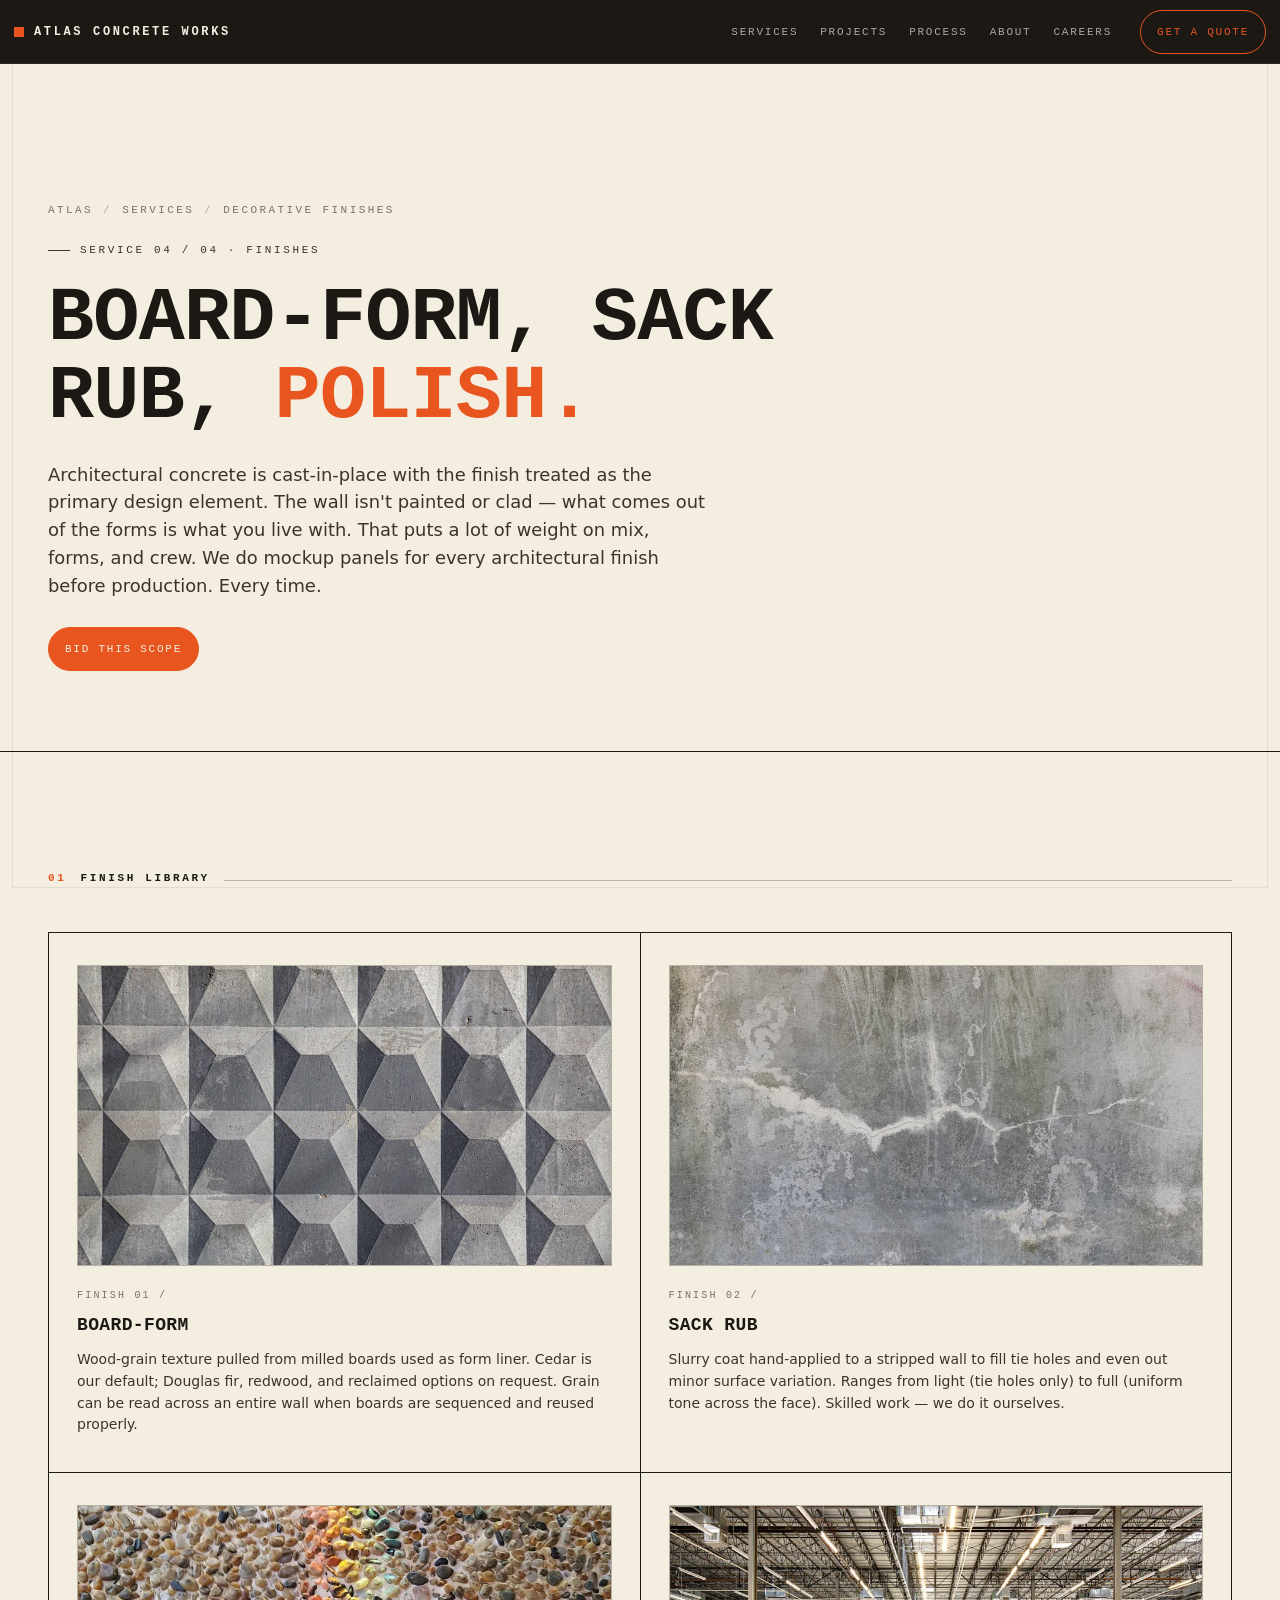
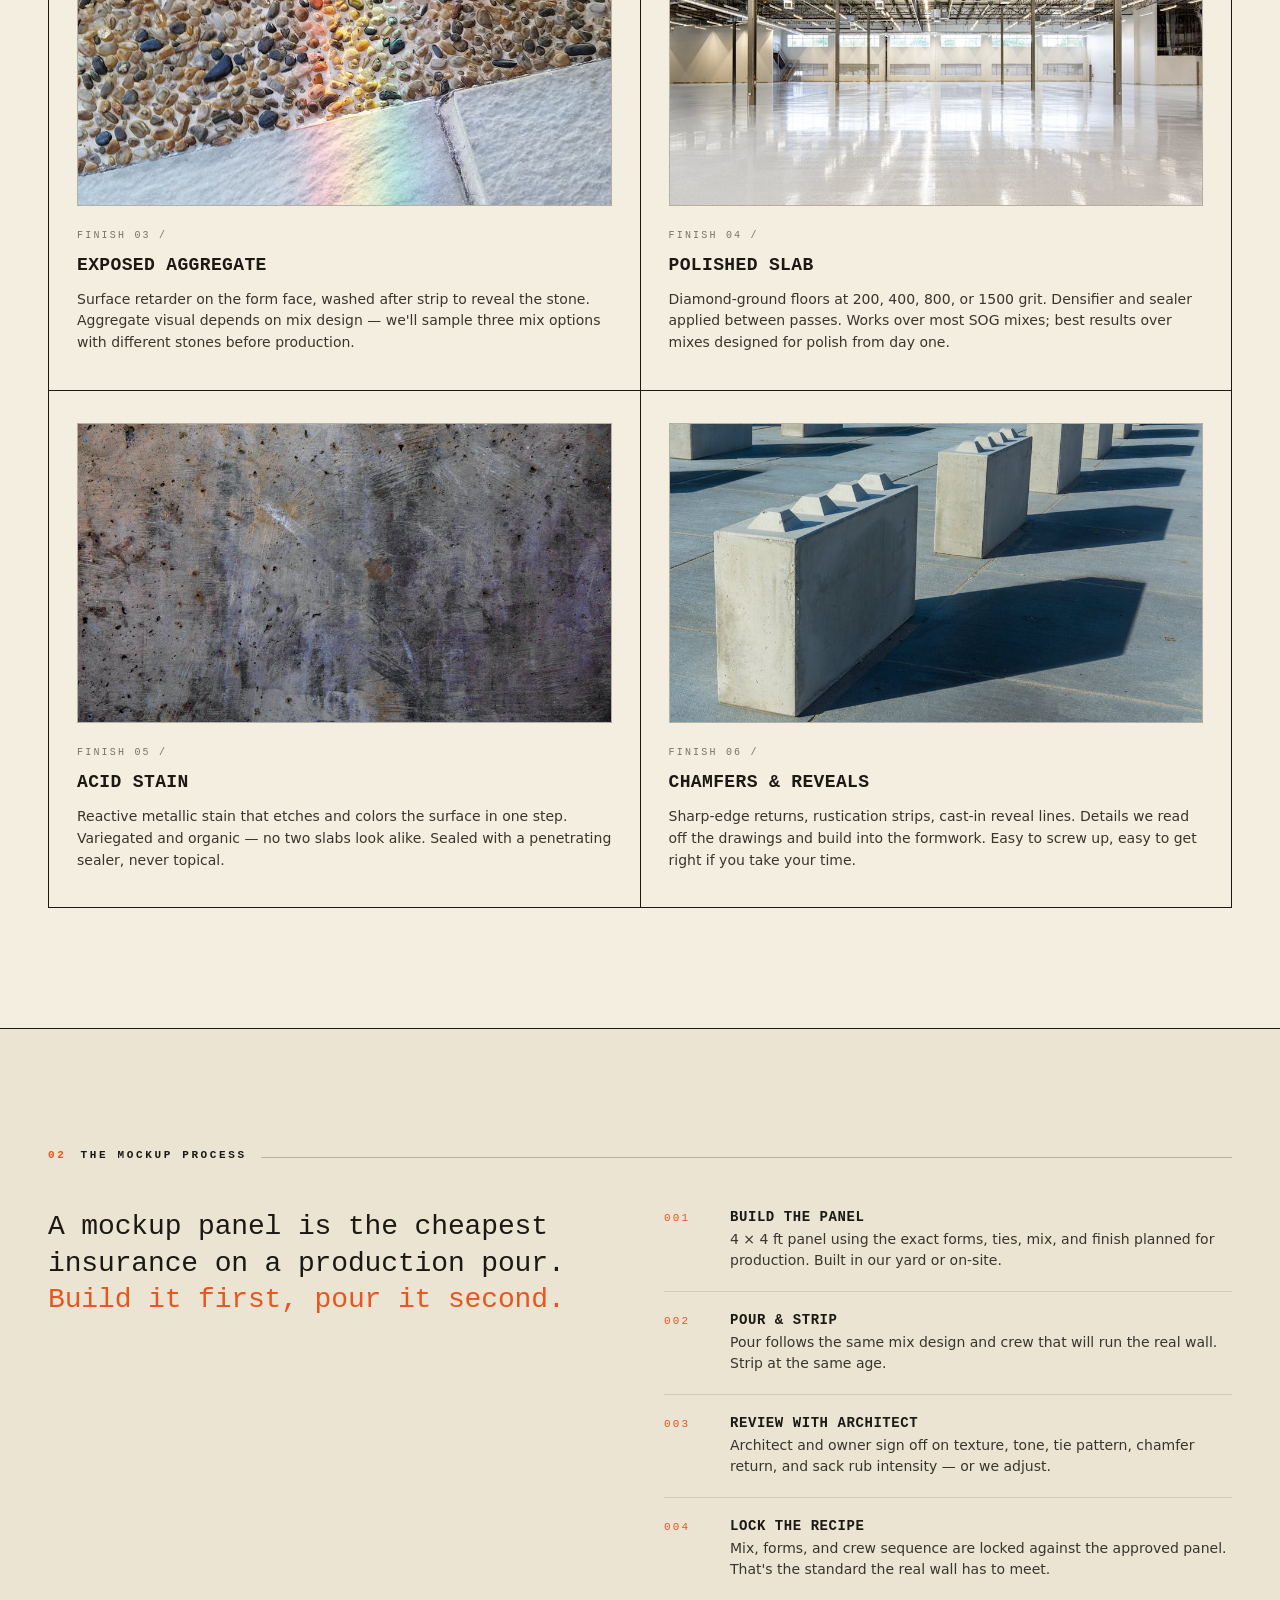
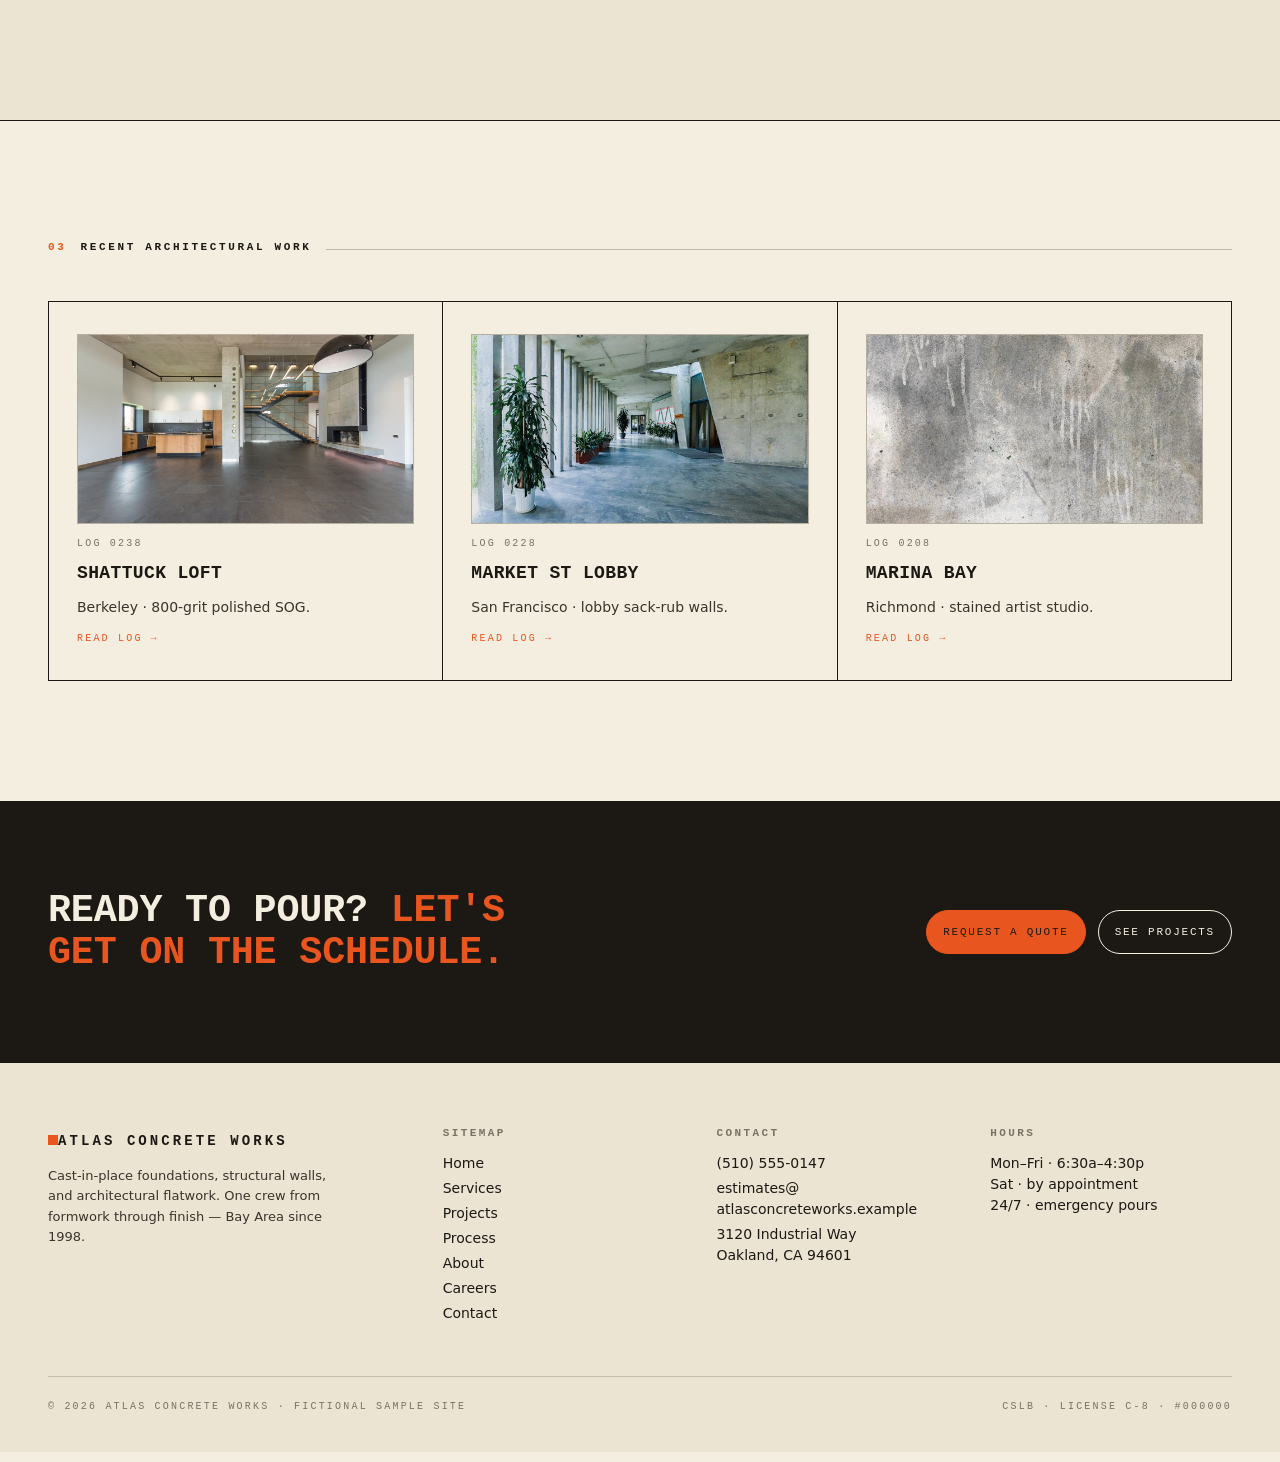
<file: service-finishes.html>
<!doctype html>
<html lang="en">
<head>
<meta charset="utf-8">
<meta name="viewport" content="width=device-width, initial-scale=1">
<title>Decorative Finishes — Atlas Concrete Works</title>
<style>
/* ============================================================
   ATLAS CONCRETE WORKS — shared site stylesheet
   Extracted from landing page. All pages consume this.
   ============================================================ */
:root {
  --paper: #F3EEE0;
  --paper-2: #EBE4D2;
  --paper-3: #E0D8C2;
  --ink: #1C1915;
  --ink-soft: #3A342C;
  --ink-mute: #7A7265;
  --accent: #E8551F;
  --accent-ink: #B8421A;
  --rule: #1C1915;
  --nav-h: 64px;
  --mono: ui-monospace, "JetBrains Mono", "SF Mono", Menlo, Consolas, monospace;
  --sans: -apple-system, BlinkMacSystemFont, "Segoe UI", Inter, system-ui, sans-serif;
}

* { box-sizing: border-box; }
html, body { margin: 0; padding: 0; background: var(--paper); color: var(--ink); font-family: var(--sans); }
body { -webkit-font-smoothing: antialiased; text-rendering: optimizeLegibility; }
a { color: inherit; text-decoration: none; }
img, svg { display: block; max-width: 100%; }

/* spec-sheet frame */
body::before {
  content: ""; position: fixed; inset: 12px; border: 1px solid rgba(28,25,21,0.08);
  pointer-events: none; z-index: 40;
}
@media (max-width: 600px) { body::before { inset: 6px; } }

/* ---------- NAV (inverted dark) ---------- */
.nav {
  position: fixed; top: 0; left: 0; right: 0; height: var(--nav-h);
  display: flex; align-items: center; justify-content: space-between;
  padding: 0 28px;
  background: var(--ink);
  border-bottom: 1px solid rgba(243,238,224,0.08);
  z-index: 50;
  color: var(--paper);
}
.wordmark {
  font-family: var(--mono);
  font-size: 12px; letter-spacing: 0.22em; text-transform: uppercase;
  font-weight: 600;
  display: flex; align-items: center; gap: 10px;
  color: var(--paper);
}
.wordmark::before {
  content: ""; display: inline-block;
  width: 10px; height: 10px; background: var(--accent);
}
.nav-right { display: flex; align-items: center; gap: 28px; }
.nav-links { display: flex; gap: 22px; }
.nav-links a {
  font-family: var(--mono); font-size: 11px;
  letter-spacing: 0.16em; text-transform: uppercase;
  color: rgba(243,238,224,0.68);
  transition: color 160ms ease;
  position: relative;
  padding: 4px 0;
}
.nav-links a:hover { color: var(--paper); }
.nav-links a.active { color: var(--accent); }
.nav-links a.active::after {
  content: ""; position: absolute; left: 0; right: 0; bottom: -2px;
  height: 2px; background: var(--accent);
}
.cta {
  font-family: var(--mono);
  font-size: 11px; letter-spacing: 0.16em; text-transform: uppercase;
  padding: 9px 16px;
  border: 1px solid var(--accent);
  color: var(--accent);
  background: transparent;
  border-radius: 999px;
  transition: background 160ms ease, color 160ms ease;
  cursor: pointer;
}
.cta:hover { background: var(--accent); color: var(--paper); }
.cta.solid { background: var(--accent); color: var(--paper); }
.cta.solid:hover { background: var(--accent-ink); border-color: var(--accent-ink); }
.cta.ghost-ink { border-color: var(--ink); color: var(--ink); }
.cta.ghost-ink:hover { background: var(--ink); color: var(--paper); }

@media (max-width: 820px) {
  .nav-links { display: none; }
}

/* nav sits above a spacer so content doesn't slip under */
.nav-spacer { height: var(--nav-h); }

/* ---------- SECTION SCAFFOLDING ---------- */
.wrap { max-width: 1280px; margin: 0 auto; }
.wrap-narrow { max-width: 960px; margin: 0 auto; }

.section {
  padding: 120px 48px;
  border-top: 1px solid var(--rule);
  position: relative;
}
.section.tight { padding: 72px 48px; }
.section.paper-2 { background: var(--paper-2); }
.section.ink { background: var(--ink); color: var(--paper); }
.section.ink .section-label .title { color: var(--paper); }
.section.ink .section-label .rule { background: var(--paper); }

.section-label {
  font-family: var(--mono);
  font-size: 11px; letter-spacing: 0.24em; text-transform: uppercase;
  color: var(--ink-soft);
  margin: 0 0 48px 0;
  display: flex; align-items: baseline; gap: 14px;
}
.section-label .num { color: var(--accent); font-weight: 600; }
.section-label .title { color: var(--ink); }
.section-label .rule { flex: 1; height: 1px; background: var(--ink); opacity: 0.25; }
.section-label .meta { color: var(--ink-mute); font-weight: 600; }

@media (max-width: 720px) {
  .section { padding: 80px 24px; }
  .section.tight { padding: 56px 24px; }
}

/* ---------- PAGE HEADER (hero strip for sub-pages) ---------- */
.page-header {
  padding: 140px 48px 80px;
  background: var(--paper);
  border-bottom: 1px solid var(--rule);
  position: relative;
}
.page-header .crumbs {
  font-family: var(--mono);
  font-size: 11px; letter-spacing: 0.22em; text-transform: uppercase;
  color: var(--ink-mute);
  display: flex; gap: 10px; align-items: center;
  margin-bottom: 28px;
}
.page-header .crumbs a:hover { color: var(--accent); }
.page-header .crumbs .sep::before { content: "/"; color: rgba(28,25,21,0.3); }
.page-header h1 {
  font-family: var(--mono);
  font-weight: 600;
  font-size: clamp(40px, 6vw, 88px);
  line-height: 1.02; letter-spacing: -0.01em;
  text-transform: uppercase;
  margin: 0 0 24px 0;
  color: var(--ink);
  max-width: 18ch;
}
.page-header h1 .slash { color: var(--accent); }
.page-header .lede {
  font-size: clamp(16px, 1.4vw, 19px);
  line-height: 1.55; color: var(--ink-soft);
  max-width: 58ch; margin: 0;
}
.page-header .eyebrow {
  font-family: var(--mono);
  font-size: 11px; letter-spacing: 0.24em; text-transform: uppercase;
  color: var(--ink-soft);
  display: flex; align-items: center; gap: 10px;
  margin-bottom: 24px;
}
.page-header .eyebrow::before {
  content: ""; display: inline-block;
  width: 22px; height: 1px; background: var(--ink-soft);
}

@media (max-width: 720px) {
  .page-header { padding: 110px 24px 56px; }
}

/* ---------- GRID UTILITIES ---------- */
.grid-4, .grid-3, .grid-2 {
  display: grid; gap: 0;
  border-top: 1px solid var(--rule); border-left: 1px solid var(--rule);
}
.grid-4 { grid-template-columns: repeat(4, 1fr); }
.grid-3 { grid-template-columns: repeat(3, 1fr); }
.grid-2 { grid-template-columns: repeat(2, 1fr); }
.cell {
  padding: 32px 28px 36px;
  border-right: 1px solid var(--rule);
  border-bottom: 1px solid var(--rule);
  background: var(--paper);
  display: flex; flex-direction: column; gap: 14px;
  min-height: 200px;
  position: relative;
}
.cell.tall { min-height: 280px; }
.cell.has-hover { transition: background 180ms ease; cursor: pointer; }
.cell.has-hover:hover { background: var(--paper-2); }
.cell .idx {
  font-family: var(--mono);
  font-size: 10px; letter-spacing: 0.22em; text-transform: uppercase;
  color: var(--ink-mute);
}
.cell h3 {
  font-family: var(--mono);
  font-weight: 600;
  font-size: 18px; letter-spacing: 0.02em; text-transform: uppercase;
  margin: 0; color: var(--ink);
}
.cell p { font-size: 14px; line-height: 1.55; color: var(--ink-soft); margin: 0; }
.cell .cell-arrow {
  font-family: var(--mono);
  font-size: 10px; letter-spacing: 0.22em; text-transform: uppercase;
  color: var(--accent);
  margin-top: auto;
  display: inline-flex; align-items: center; gap: 8px;
}
.cell .cell-arrow::after {
  content: "→"; transition: transform 180ms ease;
}
.cell.has-hover:hover .cell-arrow::after { transform: translateX(4px); }

@media (max-width: 960px) { .grid-4 { grid-template-columns: repeat(2, 1fr); } }
@media (max-width: 560px) { .grid-4, .grid-3, .grid-2 { grid-template-columns: 1fr; } }

/* ---------- TWO-COL ---------- */
.two-col {
  display: grid; grid-template-columns: 1fr 1fr; gap: 48px; align-items: start;
}
.two-col.lead-right { grid-template-columns: 1fr 2fr; }
.two-col.narrow-right { grid-template-columns: 2fr 1fr; }
@media (max-width: 760px) {
  .two-col, .two-col.lead-right, .two-col.narrow-right { grid-template-columns: 1fr; gap: 28px; }
}

.lead-quote {
  font-family: var(--mono);
  font-size: clamp(20px, 2.2vw, 28px);
  line-height: 1.3; letter-spacing: -0.005em;
  color: var(--ink); margin: 0;
}
.lead-quote .slash { color: var(--accent); }

/* ---------- NUMBERED LIST ---------- */
.numlist { list-style: none; padding: 0; margin: 0; display: flex; flex-direction: column; gap: 20px; }
.numlist li {
  display: grid; grid-template-columns: 48px 1fr; gap: 18px; align-items: baseline;
  padding-bottom: 20px; border-bottom: 1px solid rgba(28,25,21,0.12);
}
.numlist li:last-child { border-bottom: 0; }
.numlist .n {
  font-family: var(--mono); font-size: 11px; letter-spacing: 0.2em;
  color: var(--accent);
}
.numlist .body { display: flex; flex-direction: column; gap: 4px; }
.numlist .body strong {
  font-family: var(--mono); font-weight: 600;
  font-size: 14px; letter-spacing: 0.04em; text-transform: uppercase;
  color: var(--ink);
}
.numlist .body span { font-size: 14px; color: var(--ink-soft); line-height: 1.5; }

/* ---------- META / SPEC ROWS ---------- */
.spec {
  font-family: var(--mono); font-size: 11px; letter-spacing: 0.18em; text-transform: uppercase;
  color: var(--ink-mute);
  display: flex; flex-direction: column; gap: 2px;
  border-top: 1px solid var(--ink);
}
.spec .row {
  display: flex; justify-content: space-between; gap: 12px;
  border-bottom: 1px dashed rgba(28,25,21,0.22); padding: 10px 0;
}
.spec .row span:last-child { color: var(--ink); }

/* ---------- TAGS ---------- */
.tag-pill {
  display: inline-block;
  font-family: var(--mono); font-size: 10px; letter-spacing: 0.18em; text-transform: uppercase;
  color: var(--accent);
  border: 1px solid var(--accent); padding: 4px 9px; border-radius: 2px;
}
.tag-pill.ink { color: var(--ink); border-color: var(--ink); }
.tag-pill.mute { color: var(--ink-mute); border-color: rgba(28,25,21,0.25); }

/* ---------- BODY COPY ---------- */
.prose p { font-size: 16px; line-height: 1.65; color: var(--ink-soft); margin: 0 0 14px 0; max-width: 64ch; }
.prose p.large { font-size: 18px; line-height: 1.55; color: var(--ink); }
.prose h2 {
  font-family: var(--mono); font-weight: 600;
  font-size: 22px; letter-spacing: 0.02em; text-transform: uppercase;
  margin: 40px 0 16px 0; color: var(--ink);
}
.prose h3 {
  font-family: var(--mono); font-weight: 600;
  font-size: 14px; letter-spacing: 0.06em; text-transform: uppercase;
  margin: 28px 0 10px 0; color: var(--ink);
}

/* ---------- PLACEHOLDER IMAGE ---------- */
.ph {
  position: relative;
  background:
    repeating-linear-gradient(
      135deg,
      rgba(28,25,21,0.08) 0 1px,
      transparent 1px 10px
    ),
    var(--paper-2);
  border: 1px solid rgba(28,25,21,0.25);
  display: flex; align-items: flex-end; justify-content: flex-start;
  padding: 14px;
  font-family: var(--mono); font-size: 10px; letter-spacing: 0.2em; text-transform: uppercase;
  color: var(--ink-soft);
  aspect-ratio: 4 / 3;
  overflow: hidden;
}
.ph.tall { aspect-ratio: 3 / 4; }
.ph.wide { aspect-ratio: 16 / 9; }
.ph.sq { aspect-ratio: 1 / 1; }
.ph .ph-label {
  background: var(--paper);
  padding: 4px 8px;
  border: 1px solid rgba(28,25,21,0.25);
}
.ph.dark {
  background:
    repeating-linear-gradient(
      135deg,
      rgba(243,238,224,0.10) 0 1px,
      transparent 1px 10px
    ),
    var(--ink);
  color: rgba(243,238,224,0.7);
  border-color: rgba(243,238,224,0.2);
}
.ph.dark .ph-label {
  background: var(--ink);
  color: rgba(243,238,224,0.85);
  border-color: rgba(243,238,224,0.2);
}
.ph > img { position: absolute; inset: 0; width: 100%; height: 100%; object-fit: cover; display: block; }

/* ---------- CTA BANDS ---------- */
.cta-band {
  padding: 88px 48px;
  border-top: 1px solid var(--rule);
  background: var(--ink);
  color: var(--paper);
  display: grid; grid-template-columns: 2fr 1fr; gap: 48px; align-items: center;
}
.cta-band h2 {
  font-family: var(--mono); font-weight: 600;
  font-size: clamp(28px, 3vw, 44px); line-height: 1.1;
  letter-spacing: -0.005em; text-transform: uppercase;
  margin: 0; max-width: 20ch;
}
.cta-band h2 .slash { color: var(--accent); }
.cta-band .cta { border-color: var(--accent); color: var(--accent); }
.cta-band .cta:hover { background: var(--accent); color: var(--ink); }
.cta-band .cta.solid { background: var(--accent); color: var(--ink); }
.cta-band .cta.solid:hover { background: var(--paper); color: var(--ink); border-color: var(--paper); }
.cta-band .actions { display: flex; gap: 12px; justify-content: flex-end; flex-wrap: wrap; }
@media (max-width: 720px) { .cta-band { grid-template-columns: 1fr; padding: 64px 24px; } .cta-band .actions { justify-content: flex-start; } }

/* ---------- FOOTER ---------- */
footer.site-foot {
  border-top: 1px solid var(--rule);
  padding: 64px 48px 40px;
  background: var(--paper-2);
}
.foot {
  display: grid; grid-template-columns: 1.5fr 1fr 1fr 1fr; gap: 32px; margin-bottom: 48px;
}
.foot h4 {
  font-family: var(--mono); font-weight: 600;
  font-size: 11px; letter-spacing: 0.22em; text-transform: uppercase;
  color: var(--ink-mute); margin: 0 0 14px 0;
}
.foot p, .foot a { font-size: 14px; color: var(--ink); margin: 4px 0; line-height: 1.5; display: block; }
.foot a:hover { color: var(--accent); }
.foot .wordmark { margin-bottom: 14px; color: var(--ink); }
.foot .wordmark::before { background: var(--accent); }
.foot .blurb { font-size: 13px; color: var(--ink-soft); max-width: 34ch; line-height: 1.55; }
.foot-bottom {
  display: flex; justify-content: space-between; align-items: center; gap: 12px;
  padding-top: 24px; border-top: 1px solid rgba(28,25,21,0.18);
  font-family: var(--mono); font-size: 10px; letter-spacing: 0.22em; text-transform: uppercase;
  color: var(--ink-mute);
}
@media (max-width: 820px) {
  .foot { grid-template-columns: 1fr 1fr; }
}
@media (max-width: 520px) {
  .foot { grid-template-columns: 1fr; }
  .foot-bottom { flex-direction: column; gap: 8px; align-items: flex-start; }
  footer.site-foot { padding: 56px 24px 32px; }
}

/* ---------- FORMS ---------- */
.form { display: grid; grid-template-columns: 1fr 1fr; gap: 20px; }
.form .full { grid-column: 1 / -1; }
.field { display: flex; flex-direction: column; gap: 6px; }
.field label {
  font-family: var(--mono); font-size: 10px; letter-spacing: 0.22em; text-transform: uppercase;
  color: var(--ink-mute);
}
.field input, .field select, .field textarea {
  font-family: var(--sans); font-size: 15px;
  padding: 12px 14px;
  background: var(--paper);
  border: 1px solid rgba(28,25,21,0.3);
  color: var(--ink);
  border-radius: 0;
  outline: none;
  transition: border-color 160ms ease, background 160ms ease;
}
.field input:focus, .field select:focus, .field textarea:focus {
  border-color: var(--accent);
  background: #FFFDF7;
}
.field textarea { min-height: 140px; resize: vertical; font-family: var(--sans); }
.field .hint { font-family: var(--mono); font-size: 10px; letter-spacing: 0.18em; text-transform: uppercase; color: var(--ink-mute); }
.field .err { color: var(--accent); font-family: var(--mono); font-size: 10px; letter-spacing: 0.18em; text-transform: uppercase; }

@media (max-width: 720px) { .form { grid-template-columns: 1fr; } }

/* ---------- LINK ---------- */
.textlink {
  font-family: var(--mono); font-size: 11px; letter-spacing: 0.18em; text-transform: uppercase;
  color: var(--accent); display: inline-flex; gap: 8px; align-items: center;
  border-bottom: 1px solid transparent;
}
.textlink::after { content: "→"; transition: transform 180ms ease; }
.textlink:hover::after { transform: translateX(4px); }

/* ---------- BIG NUMBERS ---------- */
.stats { display: grid; grid-template-columns: repeat(4, 1fr); gap: 0; border-top: 1px solid var(--rule); border-left: 1px solid var(--rule); }
.stat { padding: 36px 28px; border-right: 1px solid var(--rule); border-bottom: 1px solid var(--rule); display: flex; flex-direction: column; gap: 8px; min-height: 180px; justify-content: space-between; }
.stat .num {
  font-family: var(--mono); font-weight: 600;
  font-size: clamp(40px, 5vw, 64px);
  line-height: 1; letter-spacing: -0.02em;
  color: var(--ink);
}
.stat .num .unit { font-size: 0.45em; color: var(--ink-mute); margin-left: 6px; letter-spacing: 0.02em; }
.stat .k {
  font-family: var(--mono); font-size: 11px; letter-spacing: 0.22em; text-transform: uppercase;
  color: var(--ink-soft);
}
@media (max-width: 960px) { .stats { grid-template-columns: repeat(2, 1fr); } }
@media (max-width: 560px) { .stats { grid-template-columns: 1fr; } }

/* ---------- TABLE ---------- */
.tbl { width: 100%; border-collapse: collapse; font-size: 14px; }
.tbl th, .tbl td { padding: 14px 14px; text-align: left; border-bottom: 1px solid rgba(28,25,21,0.15); }
.tbl th { font-family: var(--mono); font-size: 10px; letter-spacing: 0.2em; text-transform: uppercase; color: var(--ink-mute); font-weight: 600; }
.tbl td { color: var(--ink); vertical-align: top; }
.tbl td.mono { font-family: var(--mono); font-size: 12px; letter-spacing: 0.06em; color: var(--ink-soft); }

/* ---------- TWEAKS PANEL ---------- */
.tweaks-panel {
  position: fixed; bottom: 20px; right: 20px; z-index: 90;
  background: var(--paper);
  border: 1px solid var(--ink);
  padding: 16px 18px 18px;
  width: 260px;
  font-family: var(--mono);
  box-shadow: 0 12px 40px rgba(28,25,21,0.18);
  display: none;
}
.tweaks-panel.on { display: block; }
.tweaks-panel h5 {
  font-size: 10px; letter-spacing: 0.22em; text-transform: uppercase;
  color: var(--ink-mute); margin: 0 0 12px 0; font-weight: 600;
  display: flex; justify-content: space-between; align-items: center;
}
.tweaks-panel .tw-group { margin-bottom: 14px; }
.tweaks-panel .tw-label {
  font-size: 10px; letter-spacing: 0.22em; text-transform: uppercase;
  color: var(--ink); display: block; margin-bottom: 6px;
}
.tweaks-panel .swatches { display: flex; gap: 6px; }
.tweaks-panel .sw {
  width: 22px; height: 22px; border: 1px solid var(--ink); cursor: pointer;
  border-radius: 0;
  padding: 0;
}
.tweaks-panel .sw.active { outline: 2px solid var(--ink); outline-offset: 2px; }
.tweaks-panel select {
  width: 100%; padding: 6px 8px;
  font-family: var(--mono); font-size: 10px; letter-spacing: 0.16em; text-transform: uppercase;
  background: var(--paper); color: var(--ink);
  border: 1px solid var(--ink); border-radius: 0;
}

</style>
  <link rel="stylesheet" href="mobile.css">
  <script defer src="nav.js"></script>
</head>
<body>
<div data-nav></div>
<main>
  <section class="page-header">
    <div class="wrap">
      <div class="crumbs">
        <a href="index.html">Atlas</a><span class="sep"></span>
        <a href="services.html">Services</a><span class="sep"></span>
        <span>Decorative Finishes</span>
      </div>
      <span class="eyebrow">Service 04 / 04 · Finishes</span>
      <h1>Board-form, sack rub, <span class="slash">polish.</span></h1>
      <p class="lede">Architectural concrete is cast-in-place with the finish treated as the primary design element. The wall isn't painted or clad — what comes out of the forms is what you live with. That puts a lot of weight on mix, forms, and crew. We do mockup panels for every architectural finish before production. Every time.</p>
      <div style="margin-top: 28px;"><a class="cta solid" href="contact.html">Bid this scope</a></div>
    </div>
  </section>

  <section class="section" style="border-top: 0;">
    <div class="wrap">
      <h2 class="section-label"><span class="num">01</span><span class="title">Finish library</span><span class="rule"></span></h2>
      <div class="grid-2">
        <div class="cell tall">
          <div class="ph wide" style="margin-bottom: 10px;"><img src="images/service-finishes-1.jpg" alt="Board-form · cedar 1x6" loading="lazy"></div>
          <span class="idx">Finish 01 /</span>
          <h3>Board-Form</h3>
          <p>Wood-grain texture pulled from milled boards used as form liner. Cedar is our default; Douglas fir, redwood, and reclaimed options on request. Grain can be read across an entire wall when boards are sequenced and reused properly.</p>
        </div>
        <div class="cell tall">
          <div class="ph wide" style="margin-bottom: 10px;"><img src="images/service-finishes-2.jpg" alt="Sack rub · hand-applied" loading="lazy"></div>
          <span class="idx">Finish 02 /</span>
          <h3>Sack Rub</h3>
          <p>Slurry coat hand-applied to a stripped wall to fill tie holes and even out minor surface variation. Ranges from light (tie holes only) to full (uniform tone across the face). Skilled work — we do it ourselves.</p>
        </div>
        <div class="cell tall">
          <div class="ph wide" style="margin-bottom: 10px;"><img src="images/service-finishes-3.jpg" alt="Exposed aggregate · basalt" loading="lazy"></div>
          <span class="idx">Finish 03 /</span>
          <h3>Exposed Aggregate</h3>
          <p>Surface retarder on the form face, washed after strip to reveal the stone. Aggregate visual depends on mix design — we'll sample three mix options with different stones before production.</p>
        </div>
        <div class="cell tall">
          <div class="ph wide" style="margin-bottom: 10px;"><img src="images/service-finishes-4.jpg" alt="Polished slab · 800 grit" loading="lazy"></div>
          <span class="idx">Finish 04 /</span>
          <h3>Polished Slab</h3>
          <p>Diamond-ground floors at 200, 400, 800, or 1500 grit. Densifier and sealer applied between passes. Works over most SOG mixes; best results over mixes designed for polish from day one.</p>
        </div>
        <div class="cell tall">
          <div class="ph wide" style="margin-bottom: 10px;"><img src="images/service-finishes-5.jpg" alt="Acid stain · mottled" loading="lazy"></div>
          <span class="idx">Finish 05 /</span>
          <h3>Acid Stain</h3>
          <p>Reactive metallic stain that etches and colors the surface in one step. Variegated and organic — no two slabs look alike. Sealed with a penetrating sealer, never topical.</p>
        </div>
        <div class="cell tall">
          <div class="ph wide" style="margin-bottom: 10px;"><img src="images/service-finishes-6.jpg" alt="Chamfer &amp; reveal · detail" loading="lazy"></div>
          <span class="idx">Finish 06 /</span>
          <h3>Chamfers &amp; Reveals</h3>
          <p>Sharp-edge returns, rustication strips, cast-in reveal lines. Details we read off the drawings and build into the formwork. Easy to screw up, easy to get right if you take your time.</p>
        </div>
      </div>
    </div>
  </section>

  <section class="section paper-2">
    <div class="wrap">
      <h2 class="section-label"><span class="num">02</span><span class="title">The mockup process</span><span class="rule"></span></h2>
      <div class="two-col">
        <p class="lead-quote">A mockup panel is the cheapest insurance on a production pour. <span class="slash">Build it first, pour it second.</span></p>
        <ul class="numlist">
          <li><span class="n">001</span><span class="body"><strong>Build the panel</strong><span>4 × 4 ft panel using the exact forms, ties, mix, and finish planned for production. Built in our yard or on-site.</span></span></li>
          <li><span class="n">002</span><span class="body"><strong>Pour &amp; strip</strong><span>Pour follows the same mix design and crew that will run the real wall. Strip at the same age.</span></span></li>
          <li><span class="n">003</span><span class="body"><strong>Review with architect</strong><span>Architect and owner sign off on texture, tone, tie pattern, chamfer return, and sack rub intensity — or we adjust.</span></span></li>
          <li><span class="n">004</span><span class="body"><strong>Lock the recipe</strong><span>Mix, forms, and crew sequence are locked against the approved panel. That's the standard the real wall has to meet.</span></span></li>
        </ul>
      </div>
    </div>
  </section>

  <section class="section">
    <div class="wrap">
      <h2 class="section-label"><span class="num">03</span><span class="title">Recent architectural work</span><span class="rule"></span></h2>
      <div class="grid-3">
        <a class="cell has-hover" href="project-page-mill.html"><div class="ph wide"><img src="images/service-finishes-7.jpg" alt="Polished · 2,400sf" loading="lazy"></div><span class="idx">Log 0238</span><h3>Shattuck Loft</h3><p>Berkeley · 800-grit polished SOG.</p><span class="cell-arrow">Read log</span></a>
        <a class="cell has-hover" href="project-page-mill.html"><div class="ph wide"><img src="images/service-finishes-8.jpg" alt="Sack rub · 86cy" loading="lazy"></div><span class="idx">Log 0228</span><h3>Market St Lobby</h3><p>San Francisco · lobby sack-rub walls.</p><span class="cell-arrow">Read log</span></a>
        <a class="cell has-hover" href="project-page-mill.html"><div class="ph wide"><img src="images/service-finishes-9.jpg" alt="Acid stain · 1,800sf" loading="lazy"></div><span class="idx">Log 0208</span><h3>Marina Bay</h3><p>Richmond · stained artist studio.</p><span class="cell-arrow">Read log</span></a>
      </div>
    </div>
  </section>
</main>
<div data-footer></div>
<script>
/* Shared site JS: nav active state, tweaks panel, small interactions */
(function () {
  // ---- Active nav link ----
  const path = (location.pathname.split('/').pop() || 'index.html').toLowerCase();
  document.querySelectorAll('.nav-links a').forEach(a => {
    const href = (a.getAttribute('href') || '').toLowerCase();
    if (!href) return;
    const base = href.split('/').pop();
    if (base === path || (path === '' && base === 'index.html')) {
      a.classList.add('active');
    }
    // services pages highlight Services
    if (path.startsWith('service-') && href.endsWith('services.html')) a.classList.add('active');
    if (path.startsWith('project-') && href.endsWith('projects.html')) a.classList.add('active');
  });

  // ---- Tweaks: read persisted values ----
  const TWEAK_DEFAULTS = /*EDITMODE-BEGIN*/{
    "accent": "#E8551F",
    "paperTone": "warm",
    "navStyle": "dark"
  }/*EDITMODE-END*/;

  const stored = (() => {
    try { return JSON.parse(localStorage.getItem('atlas-tweaks') || '{}'); } catch (_) { return {}; }
  })();
  const current = Object.assign({}, TWEAK_DEFAULTS, stored);

  const PAPER_TONES = {
    warm:    { paper: '#F3EEE0', paper2: '#EBE4D2', paper3: '#E0D8C2' },
    neutral: { paper: '#F0EEEA', paper2: '#E6E3DD', paper3: '#DAD6CE' },
    cool:    { paper: '#EDEEEC', paper2: '#E2E4E0', paper3: '#D4D7D1' },
  };

  function apply(t) {
    const r = document.documentElement.style;
    r.setProperty('--accent', t.accent);
    // derive a darker accent-ink roughly
    r.setProperty('--accent-ink', shade(t.accent, -0.2));
    const tone = PAPER_TONES[t.paperTone] || PAPER_TONES.warm;
    r.setProperty('--paper', tone.paper);
    r.setProperty('--paper-2', tone.paper2);
    r.setProperty('--paper-3', tone.paper3);
    // nav style
    const nav = document.querySelector('.nav');
    if (nav) {
      nav.dataset.style = t.navStyle;
      if (t.navStyle === 'light') {
        nav.style.background = 'rgba(243,238,224,0.88)';
        nav.style.color = 'var(--ink)';
        nav.style.backdropFilter = 'blur(14px)';
        nav.style.borderBottomColor = 'rgba(28,25,21,0.12)';
        nav.querySelectorAll('.nav-links a').forEach(a => a.style.color = 'var(--ink-soft)');
        const wm = nav.querySelector('.wordmark'); if (wm) wm.style.color = 'var(--ink)';
      } else {
        nav.style.background = ''; nav.style.color = ''; nav.style.backdropFilter = '';
        nav.style.borderBottomColor = '';
        nav.querySelectorAll('.nav-links a').forEach(a => a.style.color = '');
        const wm = nav.querySelector('.wordmark'); if (wm) wm.style.color = '';
      }
    }
  }

  function shade(hex, pct) {
    // expand short hex
    let h = hex.replace('#', '');
    if (h.length === 3) h = h.split('').map(c => c + c).join('');
    const num = parseInt(h, 16);
    let r = (num >> 16) & 255, g = (num >> 8) & 255, b = num & 255;
    r = Math.round(Math.max(0, Math.min(255, r + r * pct)));
    g = Math.round(Math.max(0, Math.min(255, g + g * pct)));
    b = Math.round(Math.max(0, Math.min(255, b + b * pct)));
    return '#' + [r, g, b].map(v => v.toString(16).padStart(2, '0')).join('');
  }

  apply(current);

  // ---- Tweaks host protocol ----
  let tweaksOn = false;
  const panel = document.createElement('div');
  panel.className = 'tweaks-panel';
  panel.innerHTML = `
    <h5>Tweaks <span style="color:var(--accent)">●</span></h5>
    <div class="tw-group">
      <span class="tw-label">Accent</span>
      <div class="swatches" data-k="accent">
        <button class="sw" data-v="#E8551F" style="background:#E8551F" title="Orange (default)"></button>
        <button class="sw" data-v="#B8421A" style="background:#B8421A" title="Burnt"></button>
        <button class="sw" data-v="#2E6F5E" style="background:#2E6F5E" title="Moss"></button>
        <button class="sw" data-v="#2B4C7E" style="background:#2B4C7E" title="Blueprint"></button>
        <button class="sw" data-v="#C9A227" style="background:#C9A227" title="Brass"></button>
        <button class="sw" data-v="#1C1915" style="background:#1C1915" title="Ink"></button>
      </div>
    </div>
    <div class="tw-group">
      <span class="tw-label">Paper tone</span>
      <select data-k="paperTone">
        <option value="warm">Warm</option>
        <option value="neutral">Neutral</option>
        <option value="cool">Cool</option>
      </select>
    </div>
    <div class="tw-group">
      <span class="tw-label">Nav style</span>
      <select data-k="navStyle">
        <option value="dark">Inverted dark</option>
        <option value="light">Light glass</option>
      </select>
    </div>
  `;
  document.body.appendChild(panel);

  function syncPanel() {
    panel.querySelectorAll('[data-k="accent"] .sw').forEach(b => {
      b.classList.toggle('active', b.dataset.v.toLowerCase() === current.accent.toLowerCase());
    });
    panel.querySelector('[data-k="paperTone"]').value = current.paperTone;
    panel.querySelector('[data-k="navStyle"]').value = current.navStyle;
  }
  syncPanel();

  function persist() {
    try { localStorage.setItem('atlas-tweaks', JSON.stringify(current)); } catch (_) {}
    try {
      window.parent.postMessage({ type: '__edit_mode_set_keys', edits: current }, '*');
    } catch (_) {}
  }

  panel.querySelectorAll('[data-k="accent"] .sw').forEach(b => {
    b.addEventListener('click', () => {
      current.accent = b.dataset.v;
      apply(current); syncPanel(); persist();
    });
  });
  panel.querySelector('[data-k="paperTone"]').addEventListener('change', e => {
    current.paperTone = e.target.value; apply(current); persist();
  });
  panel.querySelector('[data-k="navStyle"]').addEventListener('change', e => {
    current.navStyle = e.target.value; apply(current); persist();
  });

  // ---- Tweaks: register listener BEFORE announcing availability ----
  window.addEventListener('message', (e) => {
    const d = e.data || {};
    if (d.type === '__activate_edit_mode') { tweaksOn = true; panel.classList.add('on'); }
    if (d.type === '__deactivate_edit_mode') { tweaksOn = false; panel.classList.remove('on'); }
  });
  try { window.parent.postMessage({ type: '__edit_mode_available' }, '*'); } catch (_) {}
})();

</script>

<script>
/* preview-token preserver: keep ?t=... across same-page relative nav */
(function () {
  var q = location.search;
  if (!q || q.indexOf('t=') === -1) return;
  function fix() {
    document.querySelectorAll('a[href]').forEach(function (a) {
      var h = a.getAttribute('href');
      if (!h) return;
      if (/^(https?:|mailto:|tel:|#|javascript:)/i.test(h)) return;
      if (h.indexOf('?') !== -1) return;
      if (!/\.html(#|$)/i.test(h)) return;
      var hash = '';
      var idx = h.indexOf('#');
      if (idx !== -1) { hash = h.slice(idx); h = h.slice(0, idx); }
      a.setAttribute('href', h + q + hash);
    });
  }
  if (document.readyState === 'loading') {
    document.addEventListener('DOMContentLoaded', fix);
  } else { fix(); }
  // also rerun after chrome.js injects nav/footer
  var mo = new MutationObserver(fix);
  mo.observe(document.documentElement, { childList: true, subtree: true });
  setTimeout(function () { mo.disconnect(); }, 2000);
})();
</script>

</body>
</html>
</file>
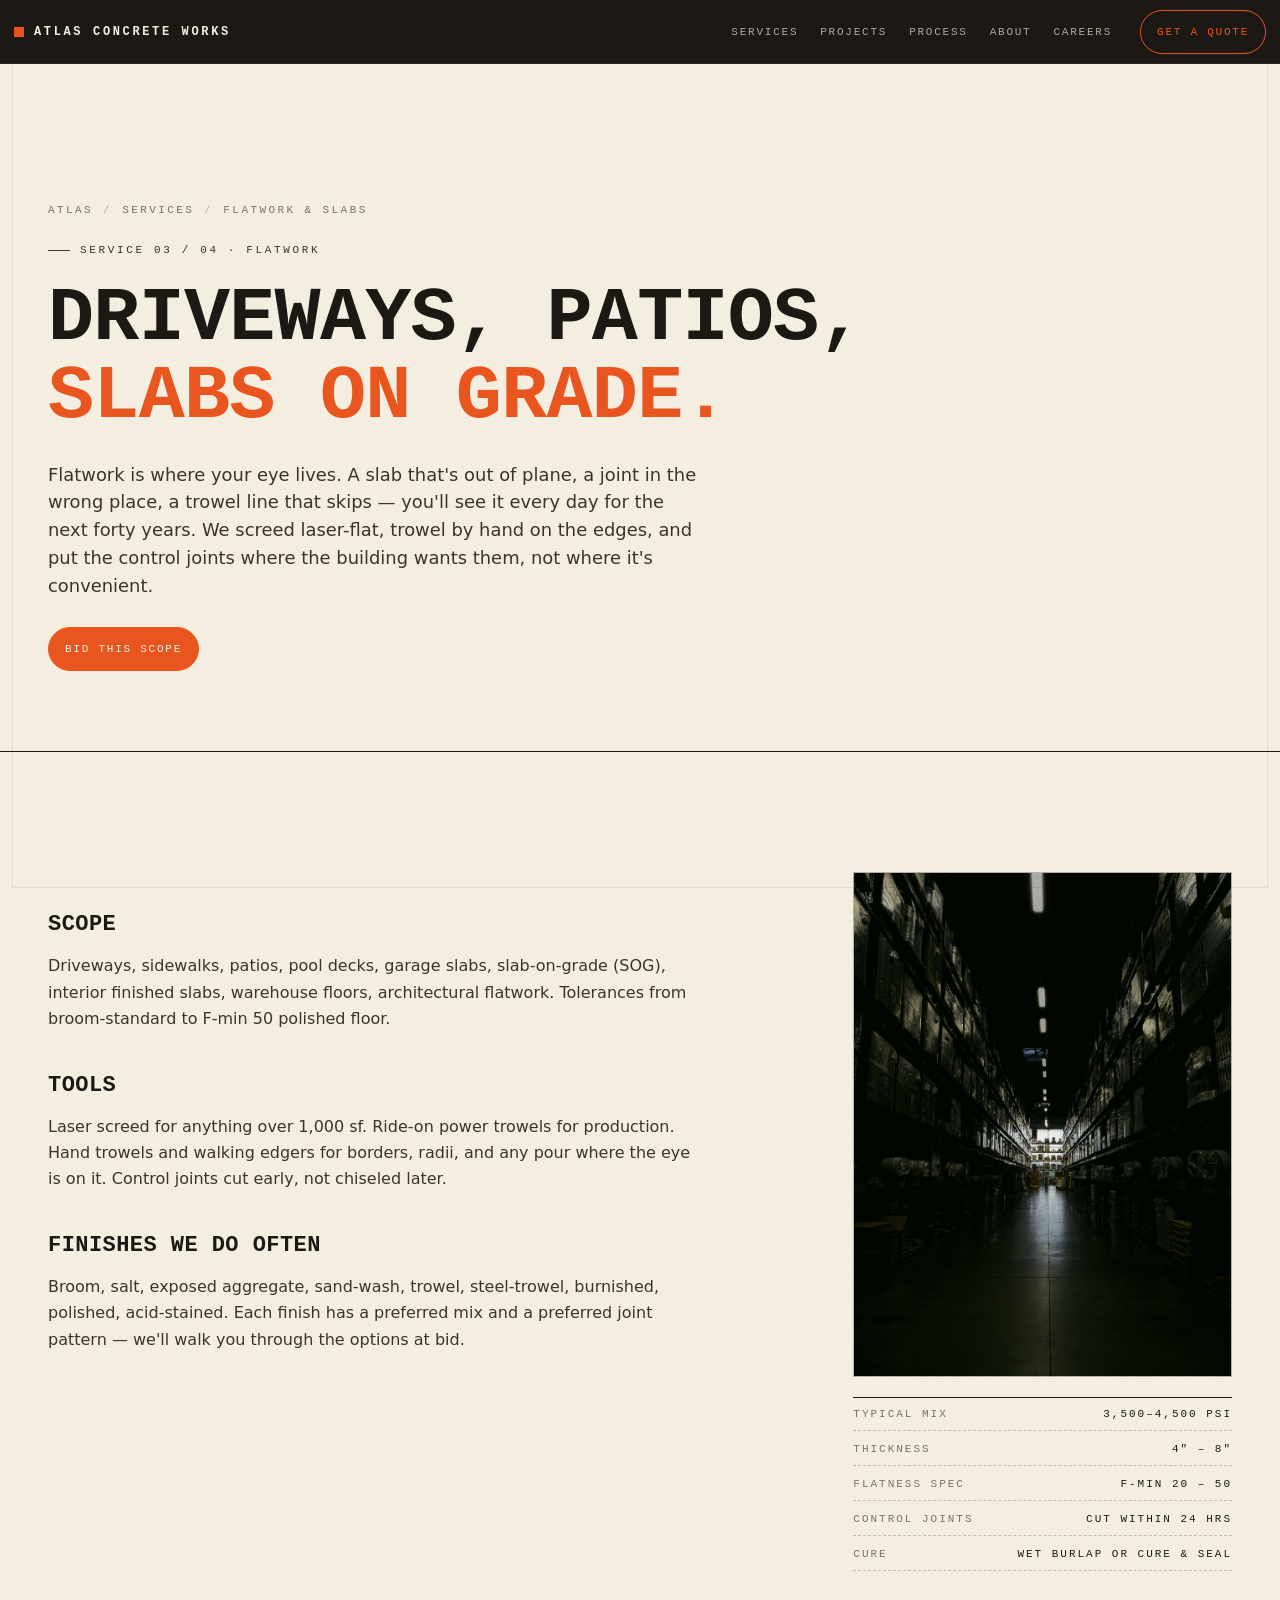
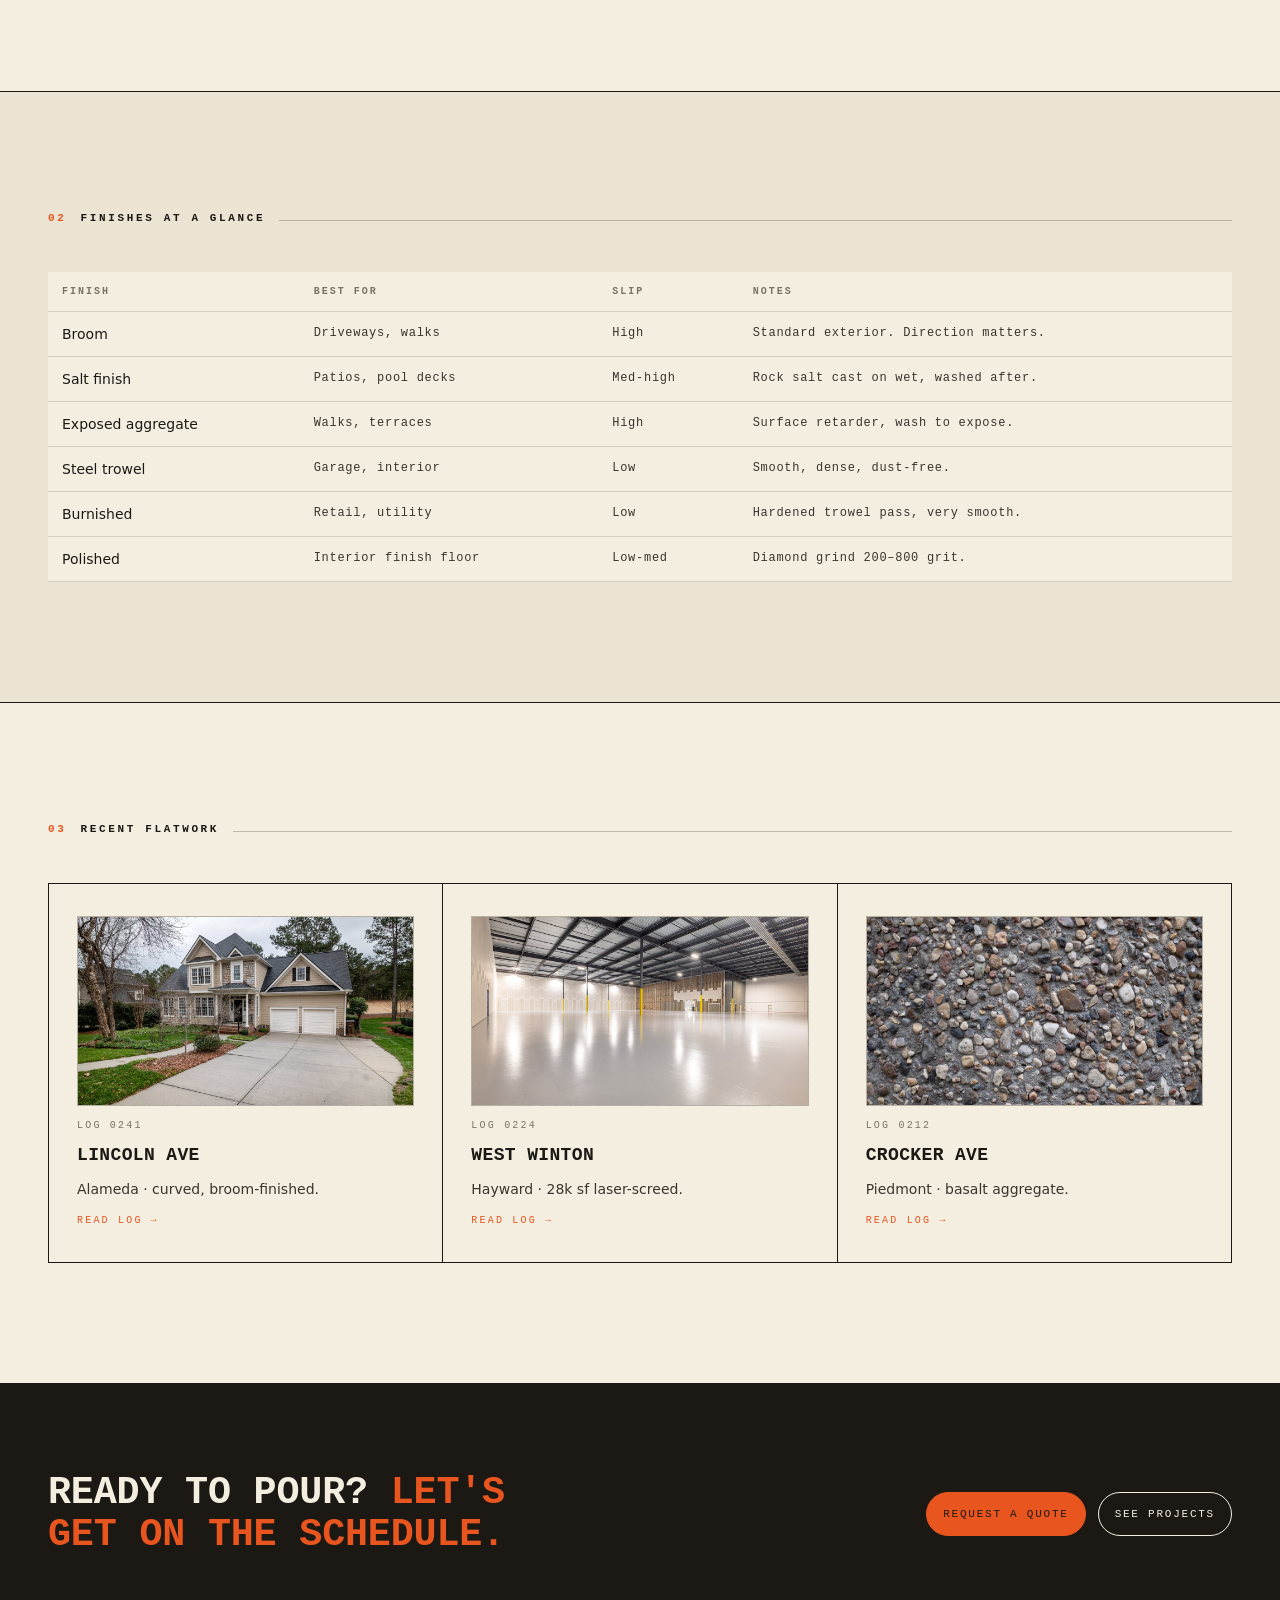
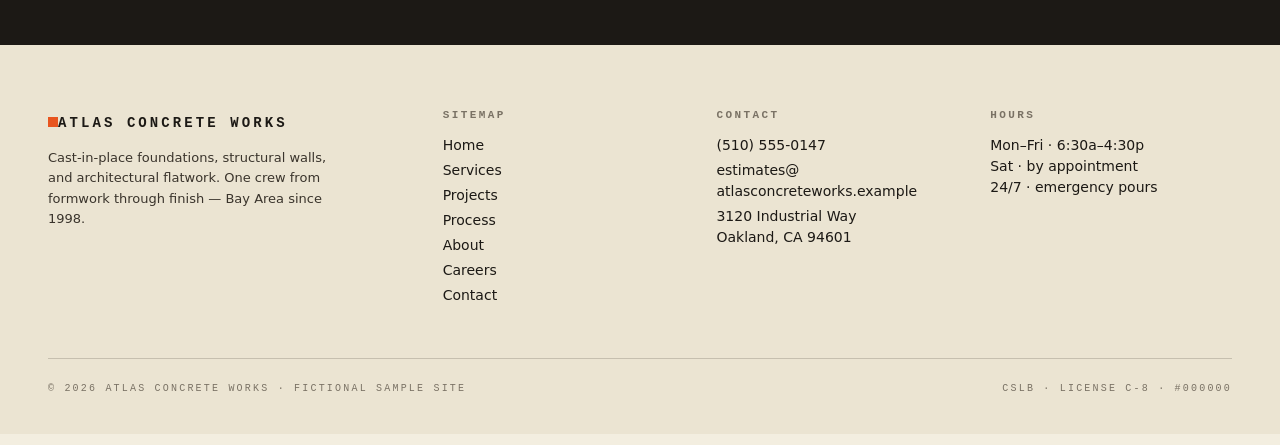
<file: service-flatwork.html>
<!doctype html>
<html lang="en">
<head>
<meta charset="utf-8">
<meta name="viewport" content="width=device-width, initial-scale=1">
<title>Flatwork &amp; Slabs — Atlas Concrete Works</title>
<style>
/* ============================================================
   ATLAS CONCRETE WORKS — shared site stylesheet
   Extracted from landing page. All pages consume this.
   ============================================================ */
:root {
  --paper: #F3EEE0;
  --paper-2: #EBE4D2;
  --paper-3: #E0D8C2;
  --ink: #1C1915;
  --ink-soft: #3A342C;
  --ink-mute: #7A7265;
  --accent: #E8551F;
  --accent-ink: #B8421A;
  --rule: #1C1915;
  --nav-h: 64px;
  --mono: ui-monospace, "JetBrains Mono", "SF Mono", Menlo, Consolas, monospace;
  --sans: -apple-system, BlinkMacSystemFont, "Segoe UI", Inter, system-ui, sans-serif;
}

* { box-sizing: border-box; }
html, body { margin: 0; padding: 0; background: var(--paper); color: var(--ink); font-family: var(--sans); }
body { -webkit-font-smoothing: antialiased; text-rendering: optimizeLegibility; }
a { color: inherit; text-decoration: none; }
img, svg { display: block; max-width: 100%; }

/* spec-sheet frame */
body::before {
  content: ""; position: fixed; inset: 12px; border: 1px solid rgba(28,25,21,0.08);
  pointer-events: none; z-index: 40;
}
@media (max-width: 600px) { body::before { inset: 6px; } }

/* ---------- NAV (inverted dark) ---------- */
.nav {
  position: fixed; top: 0; left: 0; right: 0; height: var(--nav-h);
  display: flex; align-items: center; justify-content: space-between;
  padding: 0 28px;
  background: var(--ink);
  border-bottom: 1px solid rgba(243,238,224,0.08);
  z-index: 50;
  color: var(--paper);
}
.wordmark {
  font-family: var(--mono);
  font-size: 12px; letter-spacing: 0.22em; text-transform: uppercase;
  font-weight: 600;
  display: flex; align-items: center; gap: 10px;
  color: var(--paper);
}
.wordmark::before {
  content: ""; display: inline-block;
  width: 10px; height: 10px; background: var(--accent);
}
.nav-right { display: flex; align-items: center; gap: 28px; }
.nav-links { display: flex; gap: 22px; }
.nav-links a {
  font-family: var(--mono); font-size: 11px;
  letter-spacing: 0.16em; text-transform: uppercase;
  color: rgba(243,238,224,0.68);
  transition: color 160ms ease;
  position: relative;
  padding: 4px 0;
}
.nav-links a:hover { color: var(--paper); }
.nav-links a.active { color: var(--accent); }
.nav-links a.active::after {
  content: ""; position: absolute; left: 0; right: 0; bottom: -2px;
  height: 2px; background: var(--accent);
}
.cta {
  font-family: var(--mono);
  font-size: 11px; letter-spacing: 0.16em; text-transform: uppercase;
  padding: 9px 16px;
  border: 1px solid var(--accent);
  color: var(--accent);
  background: transparent;
  border-radius: 999px;
  transition: background 160ms ease, color 160ms ease;
  cursor: pointer;
}
.cta:hover { background: var(--accent); color: var(--paper); }
.cta.solid { background: var(--accent); color: var(--paper); }
.cta.solid:hover { background: var(--accent-ink); border-color: var(--accent-ink); }
.cta.ghost-ink { border-color: var(--ink); color: var(--ink); }
.cta.ghost-ink:hover { background: var(--ink); color: var(--paper); }

@media (max-width: 820px) {
  .nav-links { display: none; }
}

/* nav sits above a spacer so content doesn't slip under */
.nav-spacer { height: var(--nav-h); }

/* ---------- SECTION SCAFFOLDING ---------- */
.wrap { max-width: 1280px; margin: 0 auto; }
.wrap-narrow { max-width: 960px; margin: 0 auto; }

.section {
  padding: 120px 48px;
  border-top: 1px solid var(--rule);
  position: relative;
}
.section.tight { padding: 72px 48px; }
.section.paper-2 { background: var(--paper-2); }
.section.ink { background: var(--ink); color: var(--paper); }
.section.ink .section-label .title { color: var(--paper); }
.section.ink .section-label .rule { background: var(--paper); }

.section-label {
  font-family: var(--mono);
  font-size: 11px; letter-spacing: 0.24em; text-transform: uppercase;
  color: var(--ink-soft);
  margin: 0 0 48px 0;
  display: flex; align-items: baseline; gap: 14px;
}
.section-label .num { color: var(--accent); font-weight: 600; }
.section-label .title { color: var(--ink); }
.section-label .rule { flex: 1; height: 1px; background: var(--ink); opacity: 0.25; }
.section-label .meta { color: var(--ink-mute); font-weight: 600; }

@media (max-width: 720px) {
  .section { padding: 80px 24px; }
  .section.tight { padding: 56px 24px; }
}

/* ---------- PAGE HEADER (hero strip for sub-pages) ---------- */
.page-header {
  padding: 140px 48px 80px;
  background: var(--paper);
  border-bottom: 1px solid var(--rule);
  position: relative;
}
.page-header .crumbs {
  font-family: var(--mono);
  font-size: 11px; letter-spacing: 0.22em; text-transform: uppercase;
  color: var(--ink-mute);
  display: flex; gap: 10px; align-items: center;
  margin-bottom: 28px;
}
.page-header .crumbs a:hover { color: var(--accent); }
.page-header .crumbs .sep::before { content: "/"; color: rgba(28,25,21,0.3); }
.page-header h1 {
  font-family: var(--mono);
  font-weight: 600;
  font-size: clamp(40px, 6vw, 88px);
  line-height: 1.02; letter-spacing: -0.01em;
  text-transform: uppercase;
  margin: 0 0 24px 0;
  color: var(--ink);
  max-width: 18ch;
}
.page-header h1 .slash { color: var(--accent); }
.page-header .lede {
  font-size: clamp(16px, 1.4vw, 19px);
  line-height: 1.55; color: var(--ink-soft);
  max-width: 58ch; margin: 0;
}
.page-header .eyebrow {
  font-family: var(--mono);
  font-size: 11px; letter-spacing: 0.24em; text-transform: uppercase;
  color: var(--ink-soft);
  display: flex; align-items: center; gap: 10px;
  margin-bottom: 24px;
}
.page-header .eyebrow::before {
  content: ""; display: inline-block;
  width: 22px; height: 1px; background: var(--ink-soft);
}

@media (max-width: 720px) {
  .page-header { padding: 110px 24px 56px; }
}

/* ---------- GRID UTILITIES ---------- */
.grid-4, .grid-3, .grid-2 {
  display: grid; gap: 0;
  border-top: 1px solid var(--rule); border-left: 1px solid var(--rule);
}
.grid-4 { grid-template-columns: repeat(4, 1fr); }
.grid-3 { grid-template-columns: repeat(3, 1fr); }
.grid-2 { grid-template-columns: repeat(2, 1fr); }
.cell {
  padding: 32px 28px 36px;
  border-right: 1px solid var(--rule);
  border-bottom: 1px solid var(--rule);
  background: var(--paper);
  display: flex; flex-direction: column; gap: 14px;
  min-height: 200px;
  position: relative;
}
.cell.tall { min-height: 280px; }
.cell.has-hover { transition: background 180ms ease; cursor: pointer; }
.cell.has-hover:hover { background: var(--paper-2); }
.cell .idx {
  font-family: var(--mono);
  font-size: 10px; letter-spacing: 0.22em; text-transform: uppercase;
  color: var(--ink-mute);
}
.cell h3 {
  font-family: var(--mono);
  font-weight: 600;
  font-size: 18px; letter-spacing: 0.02em; text-transform: uppercase;
  margin: 0; color: var(--ink);
}
.cell p { font-size: 14px; line-height: 1.55; color: var(--ink-soft); margin: 0; }
.cell .cell-arrow {
  font-family: var(--mono);
  font-size: 10px; letter-spacing: 0.22em; text-transform: uppercase;
  color: var(--accent);
  margin-top: auto;
  display: inline-flex; align-items: center; gap: 8px;
}
.cell .cell-arrow::after {
  content: "→"; transition: transform 180ms ease;
}
.cell.has-hover:hover .cell-arrow::after { transform: translateX(4px); }

@media (max-width: 960px) { .grid-4 { grid-template-columns: repeat(2, 1fr); } }
@media (max-width: 560px) { .grid-4, .grid-3, .grid-2 { grid-template-columns: 1fr; } }

/* ---------- TWO-COL ---------- */
.two-col {
  display: grid; grid-template-columns: 1fr 1fr; gap: 48px; align-items: start;
}
.two-col.lead-right { grid-template-columns: 1fr 2fr; }
.two-col.narrow-right { grid-template-columns: 2fr 1fr; }
@media (max-width: 760px) {
  .two-col, .two-col.lead-right, .two-col.narrow-right { grid-template-columns: 1fr; gap: 28px; }
}

.lead-quote {
  font-family: var(--mono);
  font-size: clamp(20px, 2.2vw, 28px);
  line-height: 1.3; letter-spacing: -0.005em;
  color: var(--ink); margin: 0;
}
.lead-quote .slash { color: var(--accent); }

/* ---------- NUMBERED LIST ---------- */
.numlist { list-style: none; padding: 0; margin: 0; display: flex; flex-direction: column; gap: 20px; }
.numlist li {
  display: grid; grid-template-columns: 48px 1fr; gap: 18px; align-items: baseline;
  padding-bottom: 20px; border-bottom: 1px solid rgba(28,25,21,0.12);
}
.numlist li:last-child { border-bottom: 0; }
.numlist .n {
  font-family: var(--mono); font-size: 11px; letter-spacing: 0.2em;
  color: var(--accent);
}
.numlist .body { display: flex; flex-direction: column; gap: 4px; }
.numlist .body strong {
  font-family: var(--mono); font-weight: 600;
  font-size: 14px; letter-spacing: 0.04em; text-transform: uppercase;
  color: var(--ink);
}
.numlist .body span { font-size: 14px; color: var(--ink-soft); line-height: 1.5; }

/* ---------- META / SPEC ROWS ---------- */
.spec {
  font-family: var(--mono); font-size: 11px; letter-spacing: 0.18em; text-transform: uppercase;
  color: var(--ink-mute);
  display: flex; flex-direction: column; gap: 2px;
  border-top: 1px solid var(--ink);
}
.spec .row {
  display: flex; justify-content: space-between; gap: 12px;
  border-bottom: 1px dashed rgba(28,25,21,0.22); padding: 10px 0;
}
.spec .row span:last-child { color: var(--ink); }

/* ---------- TAGS ---------- */
.tag-pill {
  display: inline-block;
  font-family: var(--mono); font-size: 10px; letter-spacing: 0.18em; text-transform: uppercase;
  color: var(--accent);
  border: 1px solid var(--accent); padding: 4px 9px; border-radius: 2px;
}
.tag-pill.ink { color: var(--ink); border-color: var(--ink); }
.tag-pill.mute { color: var(--ink-mute); border-color: rgba(28,25,21,0.25); }

/* ---------- BODY COPY ---------- */
.prose p { font-size: 16px; line-height: 1.65; color: var(--ink-soft); margin: 0 0 14px 0; max-width: 64ch; }
.prose p.large { font-size: 18px; line-height: 1.55; color: var(--ink); }
.prose h2 {
  font-family: var(--mono); font-weight: 600;
  font-size: 22px; letter-spacing: 0.02em; text-transform: uppercase;
  margin: 40px 0 16px 0; color: var(--ink);
}
.prose h3 {
  font-family: var(--mono); font-weight: 600;
  font-size: 14px; letter-spacing: 0.06em; text-transform: uppercase;
  margin: 28px 0 10px 0; color: var(--ink);
}

/* ---------- PLACEHOLDER IMAGE ---------- */
.ph {
  position: relative;
  background:
    repeating-linear-gradient(
      135deg,
      rgba(28,25,21,0.08) 0 1px,
      transparent 1px 10px
    ),
    var(--paper-2);
  border: 1px solid rgba(28,25,21,0.25);
  display: flex; align-items: flex-end; justify-content: flex-start;
  padding: 14px;
  font-family: var(--mono); font-size: 10px; letter-spacing: 0.2em; text-transform: uppercase;
  color: var(--ink-soft);
  aspect-ratio: 4 / 3;
  overflow: hidden;
}
.ph.tall { aspect-ratio: 3 / 4; }
.ph.wide { aspect-ratio: 16 / 9; }
.ph.sq { aspect-ratio: 1 / 1; }
.ph .ph-label {
  background: var(--paper);
  padding: 4px 8px;
  border: 1px solid rgba(28,25,21,0.25);
}
.ph.dark {
  background:
    repeating-linear-gradient(
      135deg,
      rgba(243,238,224,0.10) 0 1px,
      transparent 1px 10px
    ),
    var(--ink);
  color: rgba(243,238,224,0.7);
  border-color: rgba(243,238,224,0.2);
}
.ph.dark .ph-label {
  background: var(--ink);
  color: rgba(243,238,224,0.85);
  border-color: rgba(243,238,224,0.2);
}
.ph > img { position: absolute; inset: 0; width: 100%; height: 100%; object-fit: cover; display: block; }

/* ---------- CTA BANDS ---------- */
.cta-band {
  padding: 88px 48px;
  border-top: 1px solid var(--rule);
  background: var(--ink);
  color: var(--paper);
  display: grid; grid-template-columns: 2fr 1fr; gap: 48px; align-items: center;
}
.cta-band h2 {
  font-family: var(--mono); font-weight: 600;
  font-size: clamp(28px, 3vw, 44px); line-height: 1.1;
  letter-spacing: -0.005em; text-transform: uppercase;
  margin: 0; max-width: 20ch;
}
.cta-band h2 .slash { color: var(--accent); }
.cta-band .cta { border-color: var(--accent); color: var(--accent); }
.cta-band .cta:hover { background: var(--accent); color: var(--ink); }
.cta-band .cta.solid { background: var(--accent); color: var(--ink); }
.cta-band .cta.solid:hover { background: var(--paper); color: var(--ink); border-color: var(--paper); }
.cta-band .actions { display: flex; gap: 12px; justify-content: flex-end; flex-wrap: wrap; }
@media (max-width: 720px) { .cta-band { grid-template-columns: 1fr; padding: 64px 24px; } .cta-band .actions { justify-content: flex-start; } }

/* ---------- FOOTER ---------- */
footer.site-foot {
  border-top: 1px solid var(--rule);
  padding: 64px 48px 40px;
  background: var(--paper-2);
}
.foot {
  display: grid; grid-template-columns: 1.5fr 1fr 1fr 1fr; gap: 32px; margin-bottom: 48px;
}
.foot h4 {
  font-family: var(--mono); font-weight: 600;
  font-size: 11px; letter-spacing: 0.22em; text-transform: uppercase;
  color: var(--ink-mute); margin: 0 0 14px 0;
}
.foot p, .foot a { font-size: 14px; color: var(--ink); margin: 4px 0; line-height: 1.5; display: block; }
.foot a:hover { color: var(--accent); }
.foot .wordmark { margin-bottom: 14px; color: var(--ink); }
.foot .wordmark::before { background: var(--accent); }
.foot .blurb { font-size: 13px; color: var(--ink-soft); max-width: 34ch; line-height: 1.55; }
.foot-bottom {
  display: flex; justify-content: space-between; align-items: center; gap: 12px;
  padding-top: 24px; border-top: 1px solid rgba(28,25,21,0.18);
  font-family: var(--mono); font-size: 10px; letter-spacing: 0.22em; text-transform: uppercase;
  color: var(--ink-mute);
}
@media (max-width: 820px) {
  .foot { grid-template-columns: 1fr 1fr; }
}
@media (max-width: 520px) {
  .foot { grid-template-columns: 1fr; }
  .foot-bottom { flex-direction: column; gap: 8px; align-items: flex-start; }
  footer.site-foot { padding: 56px 24px 32px; }
}

/* ---------- FORMS ---------- */
.form { display: grid; grid-template-columns: 1fr 1fr; gap: 20px; }
.form .full { grid-column: 1 / -1; }
.field { display: flex; flex-direction: column; gap: 6px; }
.field label {
  font-family: var(--mono); font-size: 10px; letter-spacing: 0.22em; text-transform: uppercase;
  color: var(--ink-mute);
}
.field input, .field select, .field textarea {
  font-family: var(--sans); font-size: 15px;
  padding: 12px 14px;
  background: var(--paper);
  border: 1px solid rgba(28,25,21,0.3);
  color: var(--ink);
  border-radius: 0;
  outline: none;
  transition: border-color 160ms ease, background 160ms ease;
}
.field input:focus, .field select:focus, .field textarea:focus {
  border-color: var(--accent);
  background: #FFFDF7;
}
.field textarea { min-height: 140px; resize: vertical; font-family: var(--sans); }
.field .hint { font-family: var(--mono); font-size: 10px; letter-spacing: 0.18em; text-transform: uppercase; color: var(--ink-mute); }
.field .err { color: var(--accent); font-family: var(--mono); font-size: 10px; letter-spacing: 0.18em; text-transform: uppercase; }

@media (max-width: 720px) { .form { grid-template-columns: 1fr; } }

/* ---------- LINK ---------- */
.textlink {
  font-family: var(--mono); font-size: 11px; letter-spacing: 0.18em; text-transform: uppercase;
  color: var(--accent); display: inline-flex; gap: 8px; align-items: center;
  border-bottom: 1px solid transparent;
}
.textlink::after { content: "→"; transition: transform 180ms ease; }
.textlink:hover::after { transform: translateX(4px); }

/* ---------- BIG NUMBERS ---------- */
.stats { display: grid; grid-template-columns: repeat(4, 1fr); gap: 0; border-top: 1px solid var(--rule); border-left: 1px solid var(--rule); }
.stat { padding: 36px 28px; border-right: 1px solid var(--rule); border-bottom: 1px solid var(--rule); display: flex; flex-direction: column; gap: 8px; min-height: 180px; justify-content: space-between; }
.stat .num {
  font-family: var(--mono); font-weight: 600;
  font-size: clamp(40px, 5vw, 64px);
  line-height: 1; letter-spacing: -0.02em;
  color: var(--ink);
}
.stat .num .unit { font-size: 0.45em; color: var(--ink-mute); margin-left: 6px; letter-spacing: 0.02em; }
.stat .k {
  font-family: var(--mono); font-size: 11px; letter-spacing: 0.22em; text-transform: uppercase;
  color: var(--ink-soft);
}
@media (max-width: 960px) { .stats { grid-template-columns: repeat(2, 1fr); } }
@media (max-width: 560px) { .stats { grid-template-columns: 1fr; } }

/* ---------- TABLE ---------- */
.tbl { width: 100%; border-collapse: collapse; font-size: 14px; }
.tbl th, .tbl td { padding: 14px 14px; text-align: left; border-bottom: 1px solid rgba(28,25,21,0.15); }
.tbl th { font-family: var(--mono); font-size: 10px; letter-spacing: 0.2em; text-transform: uppercase; color: var(--ink-mute); font-weight: 600; }
.tbl td { color: var(--ink); vertical-align: top; }
.tbl td.mono { font-family: var(--mono); font-size: 12px; letter-spacing: 0.06em; color: var(--ink-soft); }

/* ---------- TWEAKS PANEL ---------- */
.tweaks-panel {
  position: fixed; bottom: 20px; right: 20px; z-index: 90;
  background: var(--paper);
  border: 1px solid var(--ink);
  padding: 16px 18px 18px;
  width: 260px;
  font-family: var(--mono);
  box-shadow: 0 12px 40px rgba(28,25,21,0.18);
  display: none;
}
.tweaks-panel.on { display: block; }
.tweaks-panel h5 {
  font-size: 10px; letter-spacing: 0.22em; text-transform: uppercase;
  color: var(--ink-mute); margin: 0 0 12px 0; font-weight: 600;
  display: flex; justify-content: space-between; align-items: center;
}
.tweaks-panel .tw-group { margin-bottom: 14px; }
.tweaks-panel .tw-label {
  font-size: 10px; letter-spacing: 0.22em; text-transform: uppercase;
  color: var(--ink); display: block; margin-bottom: 6px;
}
.tweaks-panel .swatches { display: flex; gap: 6px; }
.tweaks-panel .sw {
  width: 22px; height: 22px; border: 1px solid var(--ink); cursor: pointer;
  border-radius: 0;
  padding: 0;
}
.tweaks-panel .sw.active { outline: 2px solid var(--ink); outline-offset: 2px; }
.tweaks-panel select {
  width: 100%; padding: 6px 8px;
  font-family: var(--mono); font-size: 10px; letter-spacing: 0.16em; text-transform: uppercase;
  background: var(--paper); color: var(--ink);
  border: 1px solid var(--ink); border-radius: 0;
}

</style>
  <link rel="stylesheet" href="mobile.css">
  <script defer src="nav.js"></script>
</head>
<body>
<div data-nav></div>
<main>
  <section class="page-header">
    <div class="wrap">
      <div class="crumbs">
        <a href="index.html">Atlas</a><span class="sep"></span>
        <a href="services.html">Services</a><span class="sep"></span>
        <span>Flatwork &amp; Slabs</span>
      </div>
      <span class="eyebrow">Service 03 / 04 · Flatwork</span>
      <h1>Driveways, patios, <span class="slash">slabs on grade.</span></h1>
      <p class="lede">Flatwork is where your eye lives. A slab that's out of plane, a joint in the wrong place, a trowel line that skips — you'll see it every day for the next forty years. We screed laser-flat, trowel by hand on the edges, and put the control joints where the building wants them, not where it's convenient.</p>
      <div style="margin-top: 28px;"><a class="cta solid" href="contact.html">Bid this scope</a></div>
    </div>
  </section>

  <section class="section" style="border-top: 0;">
    <div class="wrap">
      <div class="two-col narrow-right">
        <div class="prose">
          <h2>Scope</h2>
          <p>Driveways, sidewalks, patios, pool decks, garage slabs, slab-on-grade (SOG), interior finished slabs, warehouse floors, architectural flatwork. Tolerances from broom-standard to F-min 50 polished floor.</p>
          <h2>Tools</h2>
          <p>Laser screed for anything over 1,000 sf. Ride-on power trowels for production. Hand trowels and walking edgers for borders, radii, and any pour where the eye is on it. Control joints cut early, not chiseled later.</p>
          <h2>Finishes we do often</h2>
          <p>Broom, salt, exposed aggregate, sand-wash, trowel, steel-trowel, burnished, polished, acid-stained. Each finish has a preferred mix and a preferred joint pattern — we'll walk you through the options at bid.</p>
        </div>
        <aside>
          <div class="ph tall" style="margin-bottom: 20px;"><img src="images/service-flatwork-1.jpg" alt="Laser screed · warehouse SOG" loading="lazy"></div>
          <div class="spec">
            <div class="row"><span>Typical mix</span><span>3,500–4,500 psi</span></div>
            <div class="row"><span>Thickness</span><span>4" – 8"</span></div>
            <div class="row"><span>Flatness spec</span><span>F-min 20 – 50</span></div>
            <div class="row"><span>Control joints</span><span>Cut within 24 hrs</span></div>
            <div class="row"><span>Cure</span><span>Wet burlap or cure &amp; seal</span></div>
          </div>
        </aside>
      </div>
    </div>
  </section>

  <section class="section paper-2">
    <div class="wrap">
      <h2 class="section-label"><span class="num">02</span><span class="title">Finishes at a glance</span><span class="rule"></span></h2>
      <table class="tbl" style="background: var(--paper);">
        <thead><tr><th>Finish</th><th>Best for</th><th>Slip</th><th>Notes</th></tr></thead>
        <tbody>
          <tr><td>Broom</td><td class="mono">Driveways, walks</td><td class="mono">High</td><td class="mono">Standard exterior. Direction matters.</td></tr>
          <tr><td>Salt finish</td><td class="mono">Patios, pool decks</td><td class="mono">Med-high</td><td class="mono">Rock salt cast on wet, washed after.</td></tr>
          <tr><td>Exposed aggregate</td><td class="mono">Walks, terraces</td><td class="mono">High</td><td class="mono">Surface retarder, wash to expose.</td></tr>
          <tr><td>Steel trowel</td><td class="mono">Garage, interior</td><td class="mono">Low</td><td class="mono">Smooth, dense, dust-free.</td></tr>
          <tr><td>Burnished</td><td class="mono">Retail, utility</td><td class="mono">Low</td><td class="mono">Hardened trowel pass, very smooth.</td></tr>
          <tr><td>Polished</td><td class="mono">Interior finish floor</td><td class="mono">Low-med</td><td class="mono">Diamond grind 200–800 grit.</td></tr>
        </tbody>
      </table>
    </div>
  </section>

  <section class="section">
    <div class="wrap">
      <h2 class="section-label"><span class="num">03</span><span class="title">Recent flatwork</span><span class="rule"></span></h2>
      <div class="grid-3">
        <a class="cell has-hover" href="project-page-mill.html"><div class="ph wide"><img src="images/service-flatwork-2.jpg" alt="Driveway · 22cy" loading="lazy"></div><span class="idx">Log 0241</span><h3>Lincoln Ave</h3><p>Alameda · curved, broom-finished.</p><span class="cell-arrow">Read log</span></a>
        <a class="cell has-hover" href="project-page-mill.html"><div class="ph wide"><img src="images/service-flatwork-3.jpg" alt="Warehouse SOG · 520cy" loading="lazy"></div><span class="idx">Log 0224</span><h3>West Winton</h3><p>Hayward · 28k sf laser-screed.</p><span class="cell-arrow">Read log</span></a>
        <a class="cell has-hover" href="project-page-mill.html"><div class="ph wide"><img src="images/service-flatwork-4.jpg" alt="Exposed terrace · 38cy" loading="lazy"></div><span class="idx">Log 0212</span><h3>Crocker Ave</h3><p>Piedmont · basalt aggregate.</p><span class="cell-arrow">Read log</span></a>
      </div>
    </div>
  </section>
</main>
<div data-footer></div>
<script>
/* Shared site JS: nav active state, tweaks panel, small interactions */
(function () {
  // ---- Active nav link ----
  const path = (location.pathname.split('/').pop() || 'index.html').toLowerCase();
  document.querySelectorAll('.nav-links a').forEach(a => {
    const href = (a.getAttribute('href') || '').toLowerCase();
    if (!href) return;
    const base = href.split('/').pop();
    if (base === path || (path === '' && base === 'index.html')) {
      a.classList.add('active');
    }
    // services pages highlight Services
    if (path.startsWith('service-') && href.endsWith('services.html')) a.classList.add('active');
    if (path.startsWith('project-') && href.endsWith('projects.html')) a.classList.add('active');
  });

  // ---- Tweaks: read persisted values ----
  const TWEAK_DEFAULTS = /*EDITMODE-BEGIN*/{
    "accent": "#E8551F",
    "paperTone": "warm",
    "navStyle": "dark"
  }/*EDITMODE-END*/;

  const stored = (() => {
    try { return JSON.parse(localStorage.getItem('atlas-tweaks') || '{}'); } catch (_) { return {}; }
  })();
  const current = Object.assign({}, TWEAK_DEFAULTS, stored);

  const PAPER_TONES = {
    warm:    { paper: '#F3EEE0', paper2: '#EBE4D2', paper3: '#E0D8C2' },
    neutral: { paper: '#F0EEEA', paper2: '#E6E3DD', paper3: '#DAD6CE' },
    cool:    { paper: '#EDEEEC', paper2: '#E2E4E0', paper3: '#D4D7D1' },
  };

  function apply(t) {
    const r = document.documentElement.style;
    r.setProperty('--accent', t.accent);
    // derive a darker accent-ink roughly
    r.setProperty('--accent-ink', shade(t.accent, -0.2));
    const tone = PAPER_TONES[t.paperTone] || PAPER_TONES.warm;
    r.setProperty('--paper', tone.paper);
    r.setProperty('--paper-2', tone.paper2);
    r.setProperty('--paper-3', tone.paper3);
    // nav style
    const nav = document.querySelector('.nav');
    if (nav) {
      nav.dataset.style = t.navStyle;
      if (t.navStyle === 'light') {
        nav.style.background = 'rgba(243,238,224,0.88)';
        nav.style.color = 'var(--ink)';
        nav.style.backdropFilter = 'blur(14px)';
        nav.style.borderBottomColor = 'rgba(28,25,21,0.12)';
        nav.querySelectorAll('.nav-links a').forEach(a => a.style.color = 'var(--ink-soft)');
        const wm = nav.querySelector('.wordmark'); if (wm) wm.style.color = 'var(--ink)';
      } else {
        nav.style.background = ''; nav.style.color = ''; nav.style.backdropFilter = '';
        nav.style.borderBottomColor = '';
        nav.querySelectorAll('.nav-links a').forEach(a => a.style.color = '');
        const wm = nav.querySelector('.wordmark'); if (wm) wm.style.color = '';
      }
    }
  }

  function shade(hex, pct) {
    // expand short hex
    let h = hex.replace('#', '');
    if (h.length === 3) h = h.split('').map(c => c + c).join('');
    const num = parseInt(h, 16);
    let r = (num >> 16) & 255, g = (num >> 8) & 255, b = num & 255;
    r = Math.round(Math.max(0, Math.min(255, r + r * pct)));
    g = Math.round(Math.max(0, Math.min(255, g + g * pct)));
    b = Math.round(Math.max(0, Math.min(255, b + b * pct)));
    return '#' + [r, g, b].map(v => v.toString(16).padStart(2, '0')).join('');
  }

  apply(current);

  // ---- Tweaks host protocol ----
  let tweaksOn = false;
  const panel = document.createElement('div');
  panel.className = 'tweaks-panel';
  panel.innerHTML = `
    <h5>Tweaks <span style="color:var(--accent)">●</span></h5>
    <div class="tw-group">
      <span class="tw-label">Accent</span>
      <div class="swatches" data-k="accent">
        <button class="sw" data-v="#E8551F" style="background:#E8551F" title="Orange (default)"></button>
        <button class="sw" data-v="#B8421A" style="background:#B8421A" title="Burnt"></button>
        <button class="sw" data-v="#2E6F5E" style="background:#2E6F5E" title="Moss"></button>
        <button class="sw" data-v="#2B4C7E" style="background:#2B4C7E" title="Blueprint"></button>
        <button class="sw" data-v="#C9A227" style="background:#C9A227" title="Brass"></button>
        <button class="sw" data-v="#1C1915" style="background:#1C1915" title="Ink"></button>
      </div>
    </div>
    <div class="tw-group">
      <span class="tw-label">Paper tone</span>
      <select data-k="paperTone">
        <option value="warm">Warm</option>
        <option value="neutral">Neutral</option>
        <option value="cool">Cool</option>
      </select>
    </div>
    <div class="tw-group">
      <span class="tw-label">Nav style</span>
      <select data-k="navStyle">
        <option value="dark">Inverted dark</option>
        <option value="light">Light glass</option>
      </select>
    </div>
  `;
  document.body.appendChild(panel);

  function syncPanel() {
    panel.querySelectorAll('[data-k="accent"] .sw').forEach(b => {
      b.classList.toggle('active', b.dataset.v.toLowerCase() === current.accent.toLowerCase());
    });
    panel.querySelector('[data-k="paperTone"]').value = current.paperTone;
    panel.querySelector('[data-k="navStyle"]').value = current.navStyle;
  }
  syncPanel();

  function persist() {
    try { localStorage.setItem('atlas-tweaks', JSON.stringify(current)); } catch (_) {}
    try {
      window.parent.postMessage({ type: '__edit_mode_set_keys', edits: current }, '*');
    } catch (_) {}
  }

  panel.querySelectorAll('[data-k="accent"] .sw').forEach(b => {
    b.addEventListener('click', () => {
      current.accent = b.dataset.v;
      apply(current); syncPanel(); persist();
    });
  });
  panel.querySelector('[data-k="paperTone"]').addEventListener('change', e => {
    current.paperTone = e.target.value; apply(current); persist();
  });
  panel.querySelector('[data-k="navStyle"]').addEventListener('change', e => {
    current.navStyle = e.target.value; apply(current); persist();
  });

  // ---- Tweaks: register listener BEFORE announcing availability ----
  window.addEventListener('message', (e) => {
    const d = e.data || {};
    if (d.type === '__activate_edit_mode') { tweaksOn = true; panel.classList.add('on'); }
    if (d.type === '__deactivate_edit_mode') { tweaksOn = false; panel.classList.remove('on'); }
  });
  try { window.parent.postMessage({ type: '__edit_mode_available' }, '*'); } catch (_) {}
})();

</script>

<script>
/* preview-token preserver: keep ?t=... across same-page relative nav */
(function () {
  var q = location.search;
  if (!q || q.indexOf('t=') === -1) return;
  function fix() {
    document.querySelectorAll('a[href]').forEach(function (a) {
      var h = a.getAttribute('href');
      if (!h) return;
      if (/^(https?:|mailto:|tel:|#|javascript:)/i.test(h)) return;
      if (h.indexOf('?') !== -1) return;
      if (!/\.html(#|$)/i.test(h)) return;
      var hash = '';
      var idx = h.indexOf('#');
      if (idx !== -1) { hash = h.slice(idx); h = h.slice(0, idx); }
      a.setAttribute('href', h + q + hash);
    });
  }
  if (document.readyState === 'loading') {
    document.addEventListener('DOMContentLoaded', fix);
  } else { fix(); }
  // also rerun after chrome.js injects nav/footer
  var mo = new MutationObserver(fix);
  mo.observe(document.documentElement, { childList: true, subtree: true });
  setTimeout(function () { mo.disconnect(); }, 2000);
})();
</script>

</body>
</html>
</file>
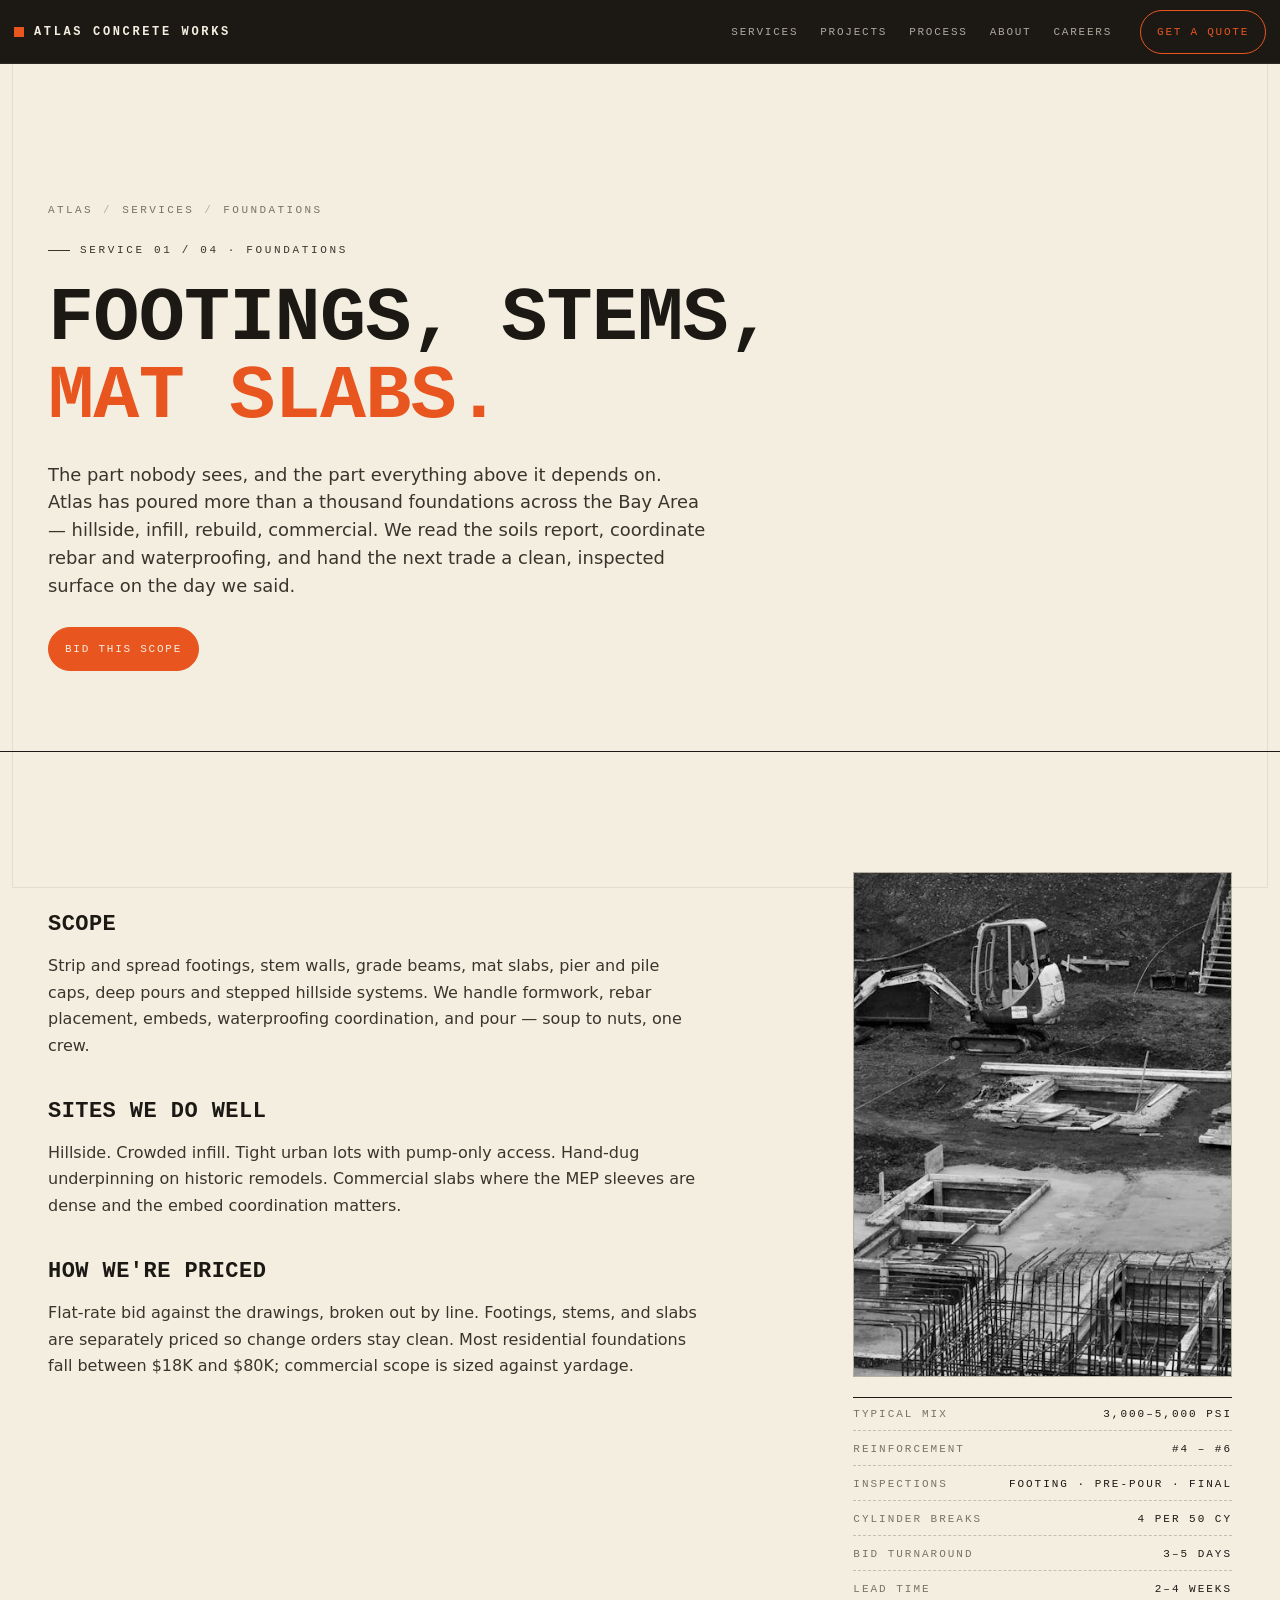
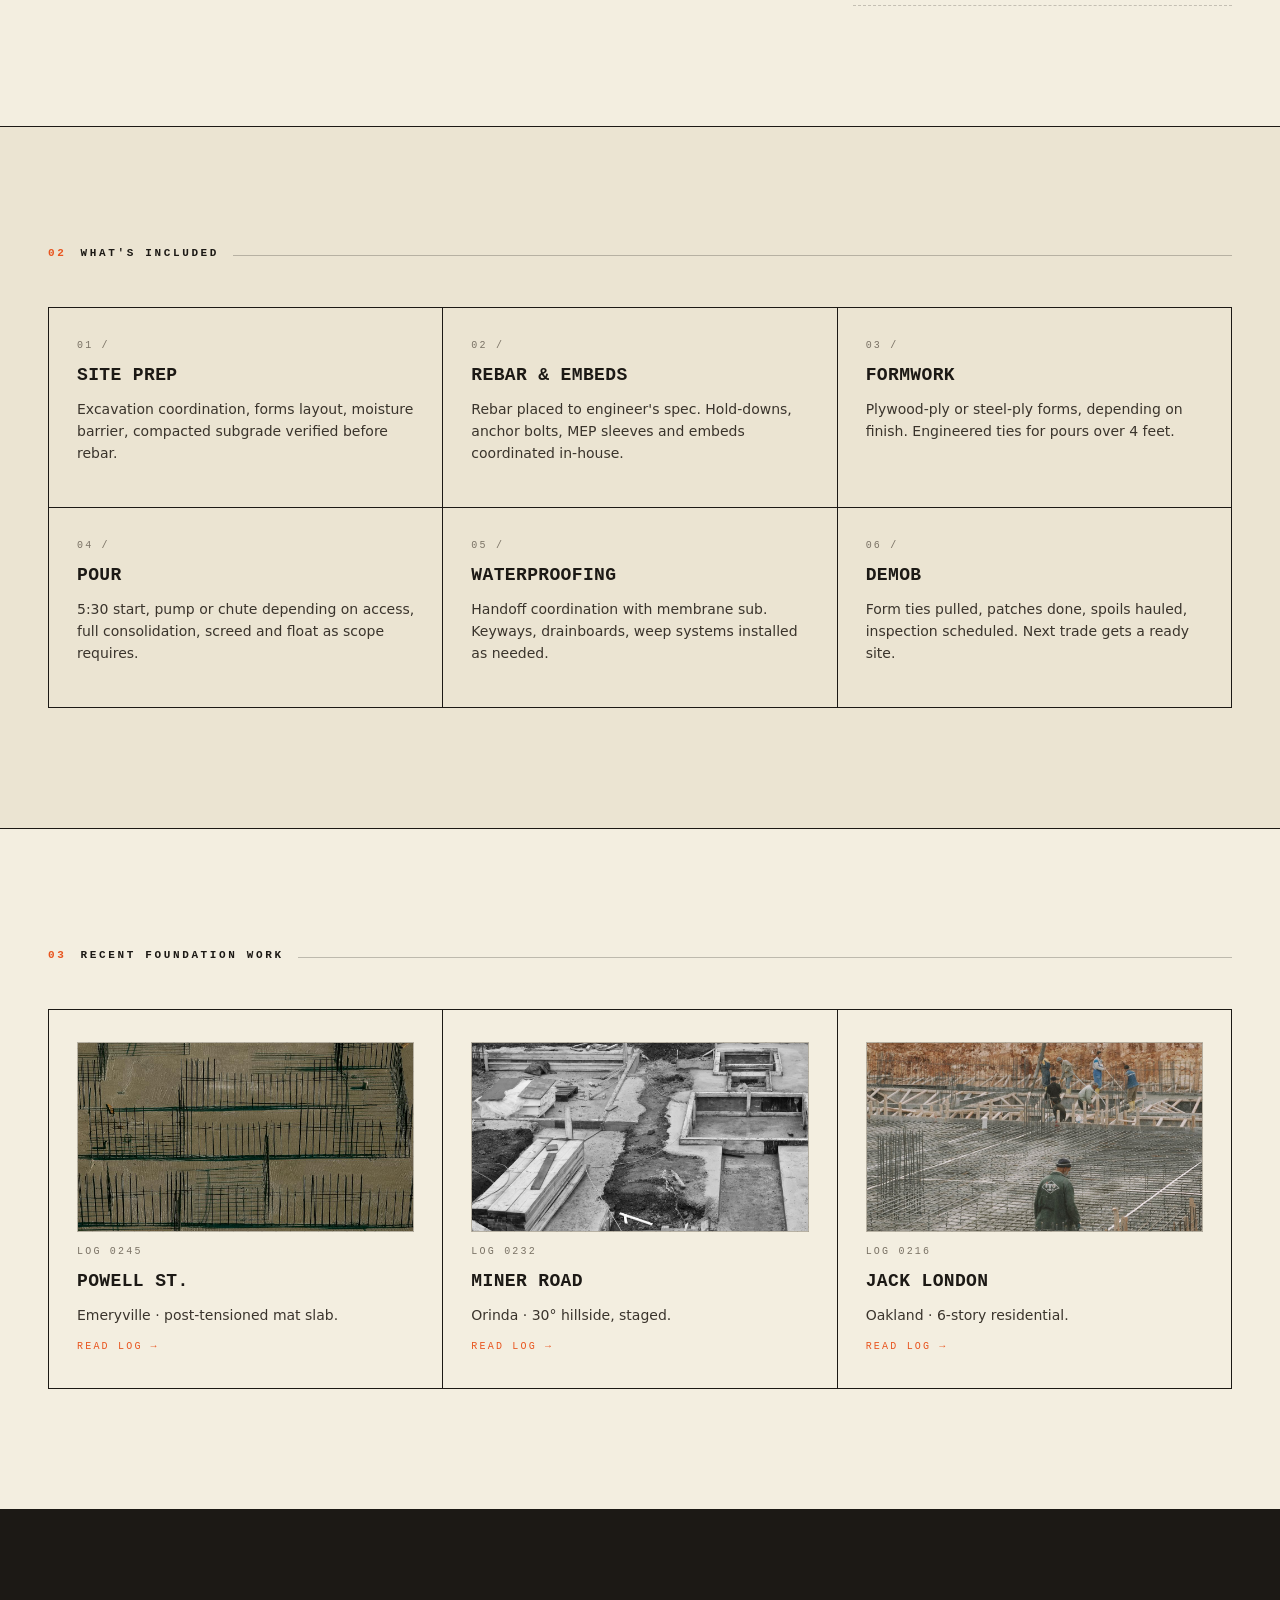
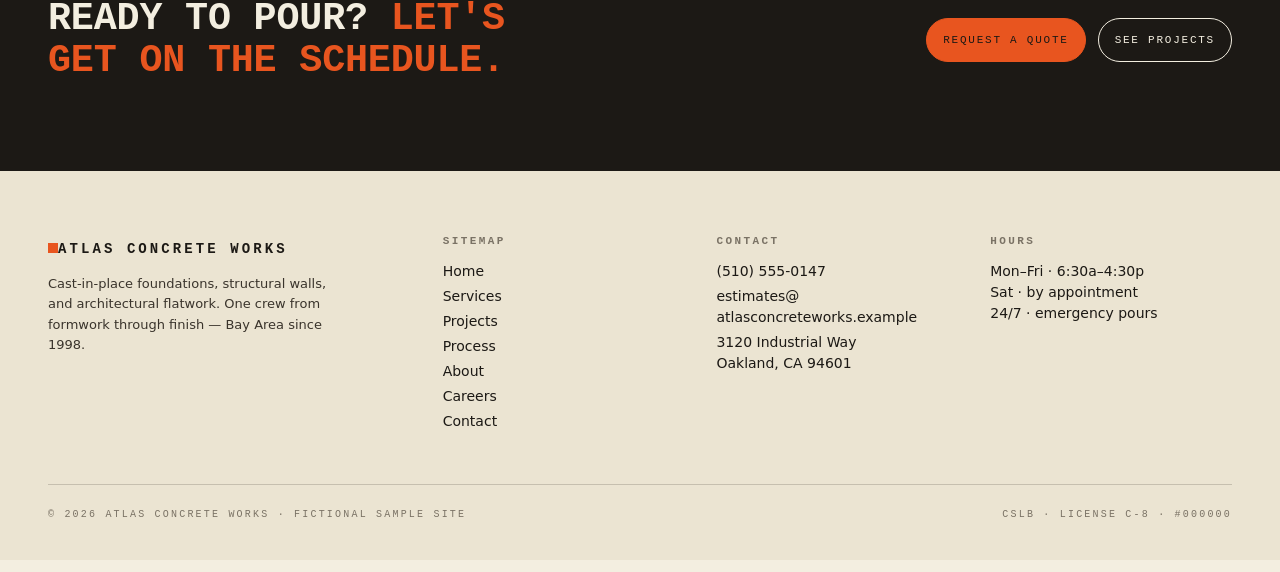
<file: service-foundations.html>
<!doctype html>
<html lang="en">
<head>
<meta charset="utf-8">
<meta name="viewport" content="width=device-width, initial-scale=1">
<title>Foundations — Atlas Concrete Works</title>
<style>
/* ============================================================
   ATLAS CONCRETE WORKS — shared site stylesheet
   Extracted from landing page. All pages consume this.
   ============================================================ */
:root {
  --paper: #F3EEE0;
  --paper-2: #EBE4D2;
  --paper-3: #E0D8C2;
  --ink: #1C1915;
  --ink-soft: #3A342C;
  --ink-mute: #7A7265;
  --accent: #E8551F;
  --accent-ink: #B8421A;
  --rule: #1C1915;
  --nav-h: 64px;
  --mono: ui-monospace, "JetBrains Mono", "SF Mono", Menlo, Consolas, monospace;
  --sans: -apple-system, BlinkMacSystemFont, "Segoe UI", Inter, system-ui, sans-serif;
}

* { box-sizing: border-box; }
html, body { margin: 0; padding: 0; background: var(--paper); color: var(--ink); font-family: var(--sans); }
body { -webkit-font-smoothing: antialiased; text-rendering: optimizeLegibility; }
a { color: inherit; text-decoration: none; }
img, svg { display: block; max-width: 100%; }

/* spec-sheet frame */
body::before {
  content: ""; position: fixed; inset: 12px; border: 1px solid rgba(28,25,21,0.08);
  pointer-events: none; z-index: 40;
}
@media (max-width: 600px) { body::before { inset: 6px; } }

/* ---------- NAV (inverted dark) ---------- */
.nav {
  position: fixed; top: 0; left: 0; right: 0; height: var(--nav-h);
  display: flex; align-items: center; justify-content: space-between;
  padding: 0 28px;
  background: var(--ink);
  border-bottom: 1px solid rgba(243,238,224,0.08);
  z-index: 50;
  color: var(--paper);
}
.wordmark {
  font-family: var(--mono);
  font-size: 12px; letter-spacing: 0.22em; text-transform: uppercase;
  font-weight: 600;
  display: flex; align-items: center; gap: 10px;
  color: var(--paper);
}
.wordmark::before {
  content: ""; display: inline-block;
  width: 10px; height: 10px; background: var(--accent);
}
.nav-right { display: flex; align-items: center; gap: 28px; }
.nav-links { display: flex; gap: 22px; }
.nav-links a {
  font-family: var(--mono); font-size: 11px;
  letter-spacing: 0.16em; text-transform: uppercase;
  color: rgba(243,238,224,0.68);
  transition: color 160ms ease;
  position: relative;
  padding: 4px 0;
}
.nav-links a:hover { color: var(--paper); }
.nav-links a.active { color: var(--accent); }
.nav-links a.active::after {
  content: ""; position: absolute; left: 0; right: 0; bottom: -2px;
  height: 2px; background: var(--accent);
}
.cta {
  font-family: var(--mono);
  font-size: 11px; letter-spacing: 0.16em; text-transform: uppercase;
  padding: 9px 16px;
  border: 1px solid var(--accent);
  color: var(--accent);
  background: transparent;
  border-radius: 999px;
  transition: background 160ms ease, color 160ms ease;
  cursor: pointer;
}
.cta:hover { background: var(--accent); color: var(--paper); }
.cta.solid { background: var(--accent); color: var(--paper); }
.cta.solid:hover { background: var(--accent-ink); border-color: var(--accent-ink); }
.cta.ghost-ink { border-color: var(--ink); color: var(--ink); }
.cta.ghost-ink:hover { background: var(--ink); color: var(--paper); }

@media (max-width: 820px) {
  .nav-links { display: none; }
}

/* nav sits above a spacer so content doesn't slip under */
.nav-spacer { height: var(--nav-h); }

/* ---------- SECTION SCAFFOLDING ---------- */
.wrap { max-width: 1280px; margin: 0 auto; }
.wrap-narrow { max-width: 960px; margin: 0 auto; }

.section {
  padding: 120px 48px;
  border-top: 1px solid var(--rule);
  position: relative;
}
.section.tight { padding: 72px 48px; }
.section.paper-2 { background: var(--paper-2); }
.section.ink { background: var(--ink); color: var(--paper); }
.section.ink .section-label .title { color: var(--paper); }
.section.ink .section-label .rule { background: var(--paper); }

.section-label {
  font-family: var(--mono);
  font-size: 11px; letter-spacing: 0.24em; text-transform: uppercase;
  color: var(--ink-soft);
  margin: 0 0 48px 0;
  display: flex; align-items: baseline; gap: 14px;
}
.section-label .num { color: var(--accent); font-weight: 600; }
.section-label .title { color: var(--ink); }
.section-label .rule { flex: 1; height: 1px; background: var(--ink); opacity: 0.25; }
.section-label .meta { color: var(--ink-mute); font-weight: 600; }

@media (max-width: 720px) {
  .section { padding: 80px 24px; }
  .section.tight { padding: 56px 24px; }
}

/* ---------- PAGE HEADER (hero strip for sub-pages) ---------- */
.page-header {
  padding: 140px 48px 80px;
  background: var(--paper);
  border-bottom: 1px solid var(--rule);
  position: relative;
}
.page-header .crumbs {
  font-family: var(--mono);
  font-size: 11px; letter-spacing: 0.22em; text-transform: uppercase;
  color: var(--ink-mute);
  display: flex; gap: 10px; align-items: center;
  margin-bottom: 28px;
}
.page-header .crumbs a:hover { color: var(--accent); }
.page-header .crumbs .sep::before { content: "/"; color: rgba(28,25,21,0.3); }
.page-header h1 {
  font-family: var(--mono);
  font-weight: 600;
  font-size: clamp(40px, 6vw, 88px);
  line-height: 1.02; letter-spacing: -0.01em;
  text-transform: uppercase;
  margin: 0 0 24px 0;
  color: var(--ink);
  max-width: 18ch;
}
.page-header h1 .slash { color: var(--accent); }
.page-header .lede {
  font-size: clamp(16px, 1.4vw, 19px);
  line-height: 1.55; color: var(--ink-soft);
  max-width: 58ch; margin: 0;
}
.page-header .eyebrow {
  font-family: var(--mono);
  font-size: 11px; letter-spacing: 0.24em; text-transform: uppercase;
  color: var(--ink-soft);
  display: flex; align-items: center; gap: 10px;
  margin-bottom: 24px;
}
.page-header .eyebrow::before {
  content: ""; display: inline-block;
  width: 22px; height: 1px; background: var(--ink-soft);
}

@media (max-width: 720px) {
  .page-header { padding: 110px 24px 56px; }
}

/* ---------- GRID UTILITIES ---------- */
.grid-4, .grid-3, .grid-2 {
  display: grid; gap: 0;
  border-top: 1px solid var(--rule); border-left: 1px solid var(--rule);
}
.grid-4 { grid-template-columns: repeat(4, 1fr); }
.grid-3 { grid-template-columns: repeat(3, 1fr); }
.grid-2 { grid-template-columns: repeat(2, 1fr); }
.cell {
  padding: 32px 28px 36px;
  border-right: 1px solid var(--rule);
  border-bottom: 1px solid var(--rule);
  background: var(--paper);
  display: flex; flex-direction: column; gap: 14px;
  min-height: 200px;
  position: relative;
}
.cell.tall { min-height: 280px; }
.cell.has-hover { transition: background 180ms ease; cursor: pointer; }
.cell.has-hover:hover { background: var(--paper-2); }
.cell .idx {
  font-family: var(--mono);
  font-size: 10px; letter-spacing: 0.22em; text-transform: uppercase;
  color: var(--ink-mute);
}
.cell h3 {
  font-family: var(--mono);
  font-weight: 600;
  font-size: 18px; letter-spacing: 0.02em; text-transform: uppercase;
  margin: 0; color: var(--ink);
}
.cell p { font-size: 14px; line-height: 1.55; color: var(--ink-soft); margin: 0; }
.cell .cell-arrow {
  font-family: var(--mono);
  font-size: 10px; letter-spacing: 0.22em; text-transform: uppercase;
  color: var(--accent);
  margin-top: auto;
  display: inline-flex; align-items: center; gap: 8px;
}
.cell .cell-arrow::after {
  content: "→"; transition: transform 180ms ease;
}
.cell.has-hover:hover .cell-arrow::after { transform: translateX(4px); }

@media (max-width: 960px) { .grid-4 { grid-template-columns: repeat(2, 1fr); } }
@media (max-width: 560px) { .grid-4, .grid-3, .grid-2 { grid-template-columns: 1fr; } }

/* ---------- TWO-COL ---------- */
.two-col {
  display: grid; grid-template-columns: 1fr 1fr; gap: 48px; align-items: start;
}
.two-col.lead-right { grid-template-columns: 1fr 2fr; }
.two-col.narrow-right { grid-template-columns: 2fr 1fr; }
@media (max-width: 760px) {
  .two-col, .two-col.lead-right, .two-col.narrow-right { grid-template-columns: 1fr; gap: 28px; }
}

.lead-quote {
  font-family: var(--mono);
  font-size: clamp(20px, 2.2vw, 28px);
  line-height: 1.3; letter-spacing: -0.005em;
  color: var(--ink); margin: 0;
}
.lead-quote .slash { color: var(--accent); }

/* ---------- NUMBERED LIST ---------- */
.numlist { list-style: none; padding: 0; margin: 0; display: flex; flex-direction: column; gap: 20px; }
.numlist li {
  display: grid; grid-template-columns: 48px 1fr; gap: 18px; align-items: baseline;
  padding-bottom: 20px; border-bottom: 1px solid rgba(28,25,21,0.12);
}
.numlist li:last-child { border-bottom: 0; }
.numlist .n {
  font-family: var(--mono); font-size: 11px; letter-spacing: 0.2em;
  color: var(--accent);
}
.numlist .body { display: flex; flex-direction: column; gap: 4px; }
.numlist .body strong {
  font-family: var(--mono); font-weight: 600;
  font-size: 14px; letter-spacing: 0.04em; text-transform: uppercase;
  color: var(--ink);
}
.numlist .body span { font-size: 14px; color: var(--ink-soft); line-height: 1.5; }

/* ---------- META / SPEC ROWS ---------- */
.spec {
  font-family: var(--mono); font-size: 11px; letter-spacing: 0.18em; text-transform: uppercase;
  color: var(--ink-mute);
  display: flex; flex-direction: column; gap: 2px;
  border-top: 1px solid var(--ink);
}
.spec .row {
  display: flex; justify-content: space-between; gap: 12px;
  border-bottom: 1px dashed rgba(28,25,21,0.22); padding: 10px 0;
}
.spec .row span:last-child { color: var(--ink); }

/* ---------- TAGS ---------- */
.tag-pill {
  display: inline-block;
  font-family: var(--mono); font-size: 10px; letter-spacing: 0.18em; text-transform: uppercase;
  color: var(--accent);
  border: 1px solid var(--accent); padding: 4px 9px; border-radius: 2px;
}
.tag-pill.ink { color: var(--ink); border-color: var(--ink); }
.tag-pill.mute { color: var(--ink-mute); border-color: rgba(28,25,21,0.25); }

/* ---------- BODY COPY ---------- */
.prose p { font-size: 16px; line-height: 1.65; color: var(--ink-soft); margin: 0 0 14px 0; max-width: 64ch; }
.prose p.large { font-size: 18px; line-height: 1.55; color: var(--ink); }
.prose h2 {
  font-family: var(--mono); font-weight: 600;
  font-size: 22px; letter-spacing: 0.02em; text-transform: uppercase;
  margin: 40px 0 16px 0; color: var(--ink);
}
.prose h3 {
  font-family: var(--mono); font-weight: 600;
  font-size: 14px; letter-spacing: 0.06em; text-transform: uppercase;
  margin: 28px 0 10px 0; color: var(--ink);
}

/* ---------- PLACEHOLDER IMAGE ---------- */
.ph {
  position: relative;
  background:
    repeating-linear-gradient(
      135deg,
      rgba(28,25,21,0.08) 0 1px,
      transparent 1px 10px
    ),
    var(--paper-2);
  border: 1px solid rgba(28,25,21,0.25);
  display: flex; align-items: flex-end; justify-content: flex-start;
  padding: 14px;
  font-family: var(--mono); font-size: 10px; letter-spacing: 0.2em; text-transform: uppercase;
  color: var(--ink-soft);
  aspect-ratio: 4 / 3;
  overflow: hidden;
}
.ph.tall { aspect-ratio: 3 / 4; }
.ph.wide { aspect-ratio: 16 / 9; }
.ph.sq { aspect-ratio: 1 / 1; }
.ph .ph-label {
  background: var(--paper);
  padding: 4px 8px;
  border: 1px solid rgba(28,25,21,0.25);
}
.ph.dark {
  background:
    repeating-linear-gradient(
      135deg,
      rgba(243,238,224,0.10) 0 1px,
      transparent 1px 10px
    ),
    var(--ink);
  color: rgba(243,238,224,0.7);
  border-color: rgba(243,238,224,0.2);
}
.ph.dark .ph-label {
  background: var(--ink);
  color: rgba(243,238,224,0.85);
  border-color: rgba(243,238,224,0.2);
}
.ph > img { position: absolute; inset: 0; width: 100%; height: 100%; object-fit: cover; display: block; }

/* ---------- CTA BANDS ---------- */
.cta-band {
  padding: 88px 48px;
  border-top: 1px solid var(--rule);
  background: var(--ink);
  color: var(--paper);
  display: grid; grid-template-columns: 2fr 1fr; gap: 48px; align-items: center;
}
.cta-band h2 {
  font-family: var(--mono); font-weight: 600;
  font-size: clamp(28px, 3vw, 44px); line-height: 1.1;
  letter-spacing: -0.005em; text-transform: uppercase;
  margin: 0; max-width: 20ch;
}
.cta-band h2 .slash { color: var(--accent); }
.cta-band .cta { border-color: var(--accent); color: var(--accent); }
.cta-band .cta:hover { background: var(--accent); color: var(--ink); }
.cta-band .cta.solid { background: var(--accent); color: var(--ink); }
.cta-band .cta.solid:hover { background: var(--paper); color: var(--ink); border-color: var(--paper); }
.cta-band .actions { display: flex; gap: 12px; justify-content: flex-end; flex-wrap: wrap; }
@media (max-width: 720px) { .cta-band { grid-template-columns: 1fr; padding: 64px 24px; } .cta-band .actions { justify-content: flex-start; } }

/* ---------- FOOTER ---------- */
footer.site-foot {
  border-top: 1px solid var(--rule);
  padding: 64px 48px 40px;
  background: var(--paper-2);
}
.foot {
  display: grid; grid-template-columns: 1.5fr 1fr 1fr 1fr; gap: 32px; margin-bottom: 48px;
}
.foot h4 {
  font-family: var(--mono); font-weight: 600;
  font-size: 11px; letter-spacing: 0.22em; text-transform: uppercase;
  color: var(--ink-mute); margin: 0 0 14px 0;
}
.foot p, .foot a { font-size: 14px; color: var(--ink); margin: 4px 0; line-height: 1.5; display: block; }
.foot a:hover { color: var(--accent); }
.foot .wordmark { margin-bottom: 14px; color: var(--ink); }
.foot .wordmark::before { background: var(--accent); }
.foot .blurb { font-size: 13px; color: var(--ink-soft); max-width: 34ch; line-height: 1.55; }
.foot-bottom {
  display: flex; justify-content: space-between; align-items: center; gap: 12px;
  padding-top: 24px; border-top: 1px solid rgba(28,25,21,0.18);
  font-family: var(--mono); font-size: 10px; letter-spacing: 0.22em; text-transform: uppercase;
  color: var(--ink-mute);
}
@media (max-width: 820px) {
  .foot { grid-template-columns: 1fr 1fr; }
}
@media (max-width: 520px) {
  .foot { grid-template-columns: 1fr; }
  .foot-bottom { flex-direction: column; gap: 8px; align-items: flex-start; }
  footer.site-foot { padding: 56px 24px 32px; }
}

/* ---------- FORMS ---------- */
.form { display: grid; grid-template-columns: 1fr 1fr; gap: 20px; }
.form .full { grid-column: 1 / -1; }
.field { display: flex; flex-direction: column; gap: 6px; }
.field label {
  font-family: var(--mono); font-size: 10px; letter-spacing: 0.22em; text-transform: uppercase;
  color: var(--ink-mute);
}
.field input, .field select, .field textarea {
  font-family: var(--sans); font-size: 15px;
  padding: 12px 14px;
  background: var(--paper);
  border: 1px solid rgba(28,25,21,0.3);
  color: var(--ink);
  border-radius: 0;
  outline: none;
  transition: border-color 160ms ease, background 160ms ease;
}
.field input:focus, .field select:focus, .field textarea:focus {
  border-color: var(--accent);
  background: #FFFDF7;
}
.field textarea { min-height: 140px; resize: vertical; font-family: var(--sans); }
.field .hint { font-family: var(--mono); font-size: 10px; letter-spacing: 0.18em; text-transform: uppercase; color: var(--ink-mute); }
.field .err { color: var(--accent); font-family: var(--mono); font-size: 10px; letter-spacing: 0.18em; text-transform: uppercase; }

@media (max-width: 720px) { .form { grid-template-columns: 1fr; } }

/* ---------- LINK ---------- */
.textlink {
  font-family: var(--mono); font-size: 11px; letter-spacing: 0.18em; text-transform: uppercase;
  color: var(--accent); display: inline-flex; gap: 8px; align-items: center;
  border-bottom: 1px solid transparent;
}
.textlink::after { content: "→"; transition: transform 180ms ease; }
.textlink:hover::after { transform: translateX(4px); }

/* ---------- BIG NUMBERS ---------- */
.stats { display: grid; grid-template-columns: repeat(4, 1fr); gap: 0; border-top: 1px solid var(--rule); border-left: 1px solid var(--rule); }
.stat { padding: 36px 28px; border-right: 1px solid var(--rule); border-bottom: 1px solid var(--rule); display: flex; flex-direction: column; gap: 8px; min-height: 180px; justify-content: space-between; }
.stat .num {
  font-family: var(--mono); font-weight: 600;
  font-size: clamp(40px, 5vw, 64px);
  line-height: 1; letter-spacing: -0.02em;
  color: var(--ink);
}
.stat .num .unit { font-size: 0.45em; color: var(--ink-mute); margin-left: 6px; letter-spacing: 0.02em; }
.stat .k {
  font-family: var(--mono); font-size: 11px; letter-spacing: 0.22em; text-transform: uppercase;
  color: var(--ink-soft);
}
@media (max-width: 960px) { .stats { grid-template-columns: repeat(2, 1fr); } }
@media (max-width: 560px) { .stats { grid-template-columns: 1fr; } }

/* ---------- TABLE ---------- */
.tbl { width: 100%; border-collapse: collapse; font-size: 14px; }
.tbl th, .tbl td { padding: 14px 14px; text-align: left; border-bottom: 1px solid rgba(28,25,21,0.15); }
.tbl th { font-family: var(--mono); font-size: 10px; letter-spacing: 0.2em; text-transform: uppercase; color: var(--ink-mute); font-weight: 600; }
.tbl td { color: var(--ink); vertical-align: top; }
.tbl td.mono { font-family: var(--mono); font-size: 12px; letter-spacing: 0.06em; color: var(--ink-soft); }

/* ---------- TWEAKS PANEL ---------- */
.tweaks-panel {
  position: fixed; bottom: 20px; right: 20px; z-index: 90;
  background: var(--paper);
  border: 1px solid var(--ink);
  padding: 16px 18px 18px;
  width: 260px;
  font-family: var(--mono);
  box-shadow: 0 12px 40px rgba(28,25,21,0.18);
  display: none;
}
.tweaks-panel.on { display: block; }
.tweaks-panel h5 {
  font-size: 10px; letter-spacing: 0.22em; text-transform: uppercase;
  color: var(--ink-mute); margin: 0 0 12px 0; font-weight: 600;
  display: flex; justify-content: space-between; align-items: center;
}
.tweaks-panel .tw-group { margin-bottom: 14px; }
.tweaks-panel .tw-label {
  font-size: 10px; letter-spacing: 0.22em; text-transform: uppercase;
  color: var(--ink); display: block; margin-bottom: 6px;
}
.tweaks-panel .swatches { display: flex; gap: 6px; }
.tweaks-panel .sw {
  width: 22px; height: 22px; border: 1px solid var(--ink); cursor: pointer;
  border-radius: 0;
  padding: 0;
}
.tweaks-panel .sw.active { outline: 2px solid var(--ink); outline-offset: 2px; }
.tweaks-panel select {
  width: 100%; padding: 6px 8px;
  font-family: var(--mono); font-size: 10px; letter-spacing: 0.16em; text-transform: uppercase;
  background: var(--paper); color: var(--ink);
  border: 1px solid var(--ink); border-radius: 0;
}

</style>
  <link rel="stylesheet" href="mobile.css">
  <script defer src="nav.js"></script>
</head>
<body>
<div data-nav></div>
<main>
  <section class="page-header">
    <div class="wrap">
      <div class="crumbs">
        <a href="index.html">Atlas</a><span class="sep"></span>
        <a href="services.html">Services</a><span class="sep"></span>
        <span>Foundations</span>
      </div>
      <span class="eyebrow">Service 01 / 04 · Foundations</span>
      <h1>Footings, stems, <span class="slash">mat slabs.</span></h1>
      <p class="lede">The part nobody sees, and the part everything above it depends on. Atlas has poured more than a thousand foundations across the Bay Area — hillside, infill, rebuild, commercial. We read the soils report, coordinate rebar and waterproofing, and hand the next trade a clean, inspected surface on the day we said.</p>
      <div style="margin-top: 28px;"><a class="cta solid" href="contact.html">Bid this scope</a></div>
    </div>
  </section>

  <section class="section" style="border-top: 0;">
    <div class="wrap">
      <div class="two-col narrow-right">
        <div class="prose">
          <h2>Scope</h2>
          <p>Strip and spread footings, stem walls, grade beams, mat slabs, pier and pile caps, deep pours and stepped hillside systems. We handle formwork, rebar placement, embeds, waterproofing coordination, and pour — soup to nuts, one crew.</p>
          <h2>Sites we do well</h2>
          <p>Hillside. Crowded infill. Tight urban lots with pump-only access. Hand-dug underpinning on historic remodels. Commercial slabs where the MEP sleeves are dense and the embed coordination matters.</p>
          <h2>How we're priced</h2>
          <p>Flat-rate bid against the drawings, broken out by line. Footings, stems, and slabs are separately priced so change orders stay clean. Most residential foundations fall between $18K and $80K; commercial scope is sized against yardage.</p>
        </div>
        <aside>
          <div class="ph tall" style="margin-bottom: 20px;"><img src="images/service-foundations-1.jpg" alt="Hillside stem wall · Orinda" loading="lazy"></div>
          <div class="spec">
            <div class="row"><span>Typical mix</span><span>3,000–5,000 psi</span></div>
            <div class="row"><span>Reinforcement</span><span>#4 – #6</span></div>
            <div class="row"><span>Inspections</span><span>Footing · pre-pour · final</span></div>
            <div class="row"><span>Cylinder breaks</span><span>4 per 50 cy</span></div>
            <div class="row"><span>Bid turnaround</span><span>3–5 days</span></div>
            <div class="row"><span>Lead time</span><span>2–4 weeks</span></div>
          </div>
        </aside>
      </div>
    </div>
  </section>

  <section class="section paper-2">
    <div class="wrap">
      <h2 class="section-label"><span class="num">02</span><span class="title">What's included</span><span class="rule"></span></h2>
      <div class="grid-3">
        <div class="cell" style="background:var(--paper-2)"><span class="idx">01 /</span><h3>Site Prep</h3><p>Excavation coordination, forms layout, moisture barrier, compacted subgrade verified before rebar.</p></div>
        <div class="cell" style="background:var(--paper-2)"><span class="idx">02 /</span><h3>Rebar &amp; Embeds</h3><p>Rebar placed to engineer's spec. Hold-downs, anchor bolts, MEP sleeves and embeds coordinated in-house.</p></div>
        <div class="cell" style="background:var(--paper-2)"><span class="idx">03 /</span><h3>Formwork</h3><p>Plywood-ply or steel-ply forms, depending on finish. Engineered ties for pours over 4 feet.</p></div>
        <div class="cell" style="background:var(--paper-2)"><span class="idx">04 /</span><h3>Pour</h3><p>5:30 start, pump or chute depending on access, full consolidation, screed and float as scope requires.</p></div>
        <div class="cell" style="background:var(--paper-2)"><span class="idx">05 /</span><h3>Waterproofing</h3><p>Handoff coordination with membrane sub. Keyways, drainboards, weep systems installed as needed.</p></div>
        <div class="cell" style="background:var(--paper-2)"><span class="idx">06 /</span><h3>Demob</h3><p>Form ties pulled, patches done, spoils hauled, inspection scheduled. Next trade gets a ready site.</p></div>
      </div>
    </div>
  </section>

  <section class="section">
    <div class="wrap">
      <h2 class="section-label"><span class="num">03</span><span class="title">Recent foundation work</span><span class="rule"></span></h2>
      <div class="grid-3">
        <a class="cell has-hover" href="project-page-mill.html"><div class="ph wide"><img src="images/service-foundations-2.jpg" alt="Mat slab · 380cy" loading="lazy"></div><span class="idx">Log 0245</span><h3>Powell St.</h3><p>Emeryville · post-tensioned mat slab.</p><span class="cell-arrow">Read log</span></a>
        <a class="cell has-hover" href="project-page-mill.html"><div class="ph wide"><img src="images/service-foundations-3.jpg" alt="Hillside stems · 94cy" loading="lazy"></div><span class="idx">Log 0232</span><h3>Miner Road</h3><p>Orinda · 30° hillside, staged.</p><span class="cell-arrow">Read log</span></a>
        <a class="cell has-hover" href="project-page-mill.html"><div class="ph wide"><img src="images/service-foundations-4.jpg" alt="Tower footings · 640cy" loading="lazy"></div><span class="idx">Log 0216</span><h3>Jack London</h3><p>Oakland · 6-story residential.</p><span class="cell-arrow">Read log</span></a>
      </div>
    </div>
  </section>
</main>
<div data-footer></div>
<script>
/* Shared site JS: nav active state, tweaks panel, small interactions */
(function () {
  // ---- Active nav link ----
  const path = (location.pathname.split('/').pop() || 'index.html').toLowerCase();
  document.querySelectorAll('.nav-links a').forEach(a => {
    const href = (a.getAttribute('href') || '').toLowerCase();
    if (!href) return;
    const base = href.split('/').pop();
    if (base === path || (path === '' && base === 'index.html')) {
      a.classList.add('active');
    }
    // services pages highlight Services
    if (path.startsWith('service-') && href.endsWith('services.html')) a.classList.add('active');
    if (path.startsWith('project-') && href.endsWith('projects.html')) a.classList.add('active');
  });

  // ---- Tweaks: read persisted values ----
  const TWEAK_DEFAULTS = /*EDITMODE-BEGIN*/{
    "accent": "#E8551F",
    "paperTone": "warm",
    "navStyle": "dark"
  }/*EDITMODE-END*/;

  const stored = (() => {
    try { return JSON.parse(localStorage.getItem('atlas-tweaks') || '{}'); } catch (_) { return {}; }
  })();
  const current = Object.assign({}, TWEAK_DEFAULTS, stored);

  const PAPER_TONES = {
    warm:    { paper: '#F3EEE0', paper2: '#EBE4D2', paper3: '#E0D8C2' },
    neutral: { paper: '#F0EEEA', paper2: '#E6E3DD', paper3: '#DAD6CE' },
    cool:    { paper: '#EDEEEC', paper2: '#E2E4E0', paper3: '#D4D7D1' },
  };

  function apply(t) {
    const r = document.documentElement.style;
    r.setProperty('--accent', t.accent);
    // derive a darker accent-ink roughly
    r.setProperty('--accent-ink', shade(t.accent, -0.2));
    const tone = PAPER_TONES[t.paperTone] || PAPER_TONES.warm;
    r.setProperty('--paper', tone.paper);
    r.setProperty('--paper-2', tone.paper2);
    r.setProperty('--paper-3', tone.paper3);
    // nav style
    const nav = document.querySelector('.nav');
    if (nav) {
      nav.dataset.style = t.navStyle;
      if (t.navStyle === 'light') {
        nav.style.background = 'rgba(243,238,224,0.88)';
        nav.style.color = 'var(--ink)';
        nav.style.backdropFilter = 'blur(14px)';
        nav.style.borderBottomColor = 'rgba(28,25,21,0.12)';
        nav.querySelectorAll('.nav-links a').forEach(a => a.style.color = 'var(--ink-soft)');
        const wm = nav.querySelector('.wordmark'); if (wm) wm.style.color = 'var(--ink)';
      } else {
        nav.style.background = ''; nav.style.color = ''; nav.style.backdropFilter = '';
        nav.style.borderBottomColor = '';
        nav.querySelectorAll('.nav-links a').forEach(a => a.style.color = '');
        const wm = nav.querySelector('.wordmark'); if (wm) wm.style.color = '';
      }
    }
  }

  function shade(hex, pct) {
    // expand short hex
    let h = hex.replace('#', '');
    if (h.length === 3) h = h.split('').map(c => c + c).join('');
    const num = parseInt(h, 16);
    let r = (num >> 16) & 255, g = (num >> 8) & 255, b = num & 255;
    r = Math.round(Math.max(0, Math.min(255, r + r * pct)));
    g = Math.round(Math.max(0, Math.min(255, g + g * pct)));
    b = Math.round(Math.max(0, Math.min(255, b + b * pct)));
    return '#' + [r, g, b].map(v => v.toString(16).padStart(2, '0')).join('');
  }

  apply(current);

  // ---- Tweaks host protocol ----
  let tweaksOn = false;
  const panel = document.createElement('div');
  panel.className = 'tweaks-panel';
  panel.innerHTML = `
    <h5>Tweaks <span style="color:var(--accent)">●</span></h5>
    <div class="tw-group">
      <span class="tw-label">Accent</span>
      <div class="swatches" data-k="accent">
        <button class="sw" data-v="#E8551F" style="background:#E8551F" title="Orange (default)"></button>
        <button class="sw" data-v="#B8421A" style="background:#B8421A" title="Burnt"></button>
        <button class="sw" data-v="#2E6F5E" style="background:#2E6F5E" title="Moss"></button>
        <button class="sw" data-v="#2B4C7E" style="background:#2B4C7E" title="Blueprint"></button>
        <button class="sw" data-v="#C9A227" style="background:#C9A227" title="Brass"></button>
        <button class="sw" data-v="#1C1915" style="background:#1C1915" title="Ink"></button>
      </div>
    </div>
    <div class="tw-group">
      <span class="tw-label">Paper tone</span>
      <select data-k="paperTone">
        <option value="warm">Warm</option>
        <option value="neutral">Neutral</option>
        <option value="cool">Cool</option>
      </select>
    </div>
    <div class="tw-group">
      <span class="tw-label">Nav style</span>
      <select data-k="navStyle">
        <option value="dark">Inverted dark</option>
        <option value="light">Light glass</option>
      </select>
    </div>
  `;
  document.body.appendChild(panel);

  function syncPanel() {
    panel.querySelectorAll('[data-k="accent"] .sw').forEach(b => {
      b.classList.toggle('active', b.dataset.v.toLowerCase() === current.accent.toLowerCase());
    });
    panel.querySelector('[data-k="paperTone"]').value = current.paperTone;
    panel.querySelector('[data-k="navStyle"]').value = current.navStyle;
  }
  syncPanel();

  function persist() {
    try { localStorage.setItem('atlas-tweaks', JSON.stringify(current)); } catch (_) {}
    try {
      window.parent.postMessage({ type: '__edit_mode_set_keys', edits: current }, '*');
    } catch (_) {}
  }

  panel.querySelectorAll('[data-k="accent"] .sw').forEach(b => {
    b.addEventListener('click', () => {
      current.accent = b.dataset.v;
      apply(current); syncPanel(); persist();
    });
  });
  panel.querySelector('[data-k="paperTone"]').addEventListener('change', e => {
    current.paperTone = e.target.value; apply(current); persist();
  });
  panel.querySelector('[data-k="navStyle"]').addEventListener('change', e => {
    current.navStyle = e.target.value; apply(current); persist();
  });

  // ---- Tweaks: register listener BEFORE announcing availability ----
  window.addEventListener('message', (e) => {
    const d = e.data || {};
    if (d.type === '__activate_edit_mode') { tweaksOn = true; panel.classList.add('on'); }
    if (d.type === '__deactivate_edit_mode') { tweaksOn = false; panel.classList.remove('on'); }
  });
  try { window.parent.postMessage({ type: '__edit_mode_available' }, '*'); } catch (_) {}
})();

</script>

<script>
/* preview-token preserver: keep ?t=... across same-page relative nav */
(function () {
  var q = location.search;
  if (!q || q.indexOf('t=') === -1) return;
  function fix() {
    document.querySelectorAll('a[href]').forEach(function (a) {
      var h = a.getAttribute('href');
      if (!h) return;
      if (/^(https?:|mailto:|tel:|#|javascript:)/i.test(h)) return;
      if (h.indexOf('?') !== -1) return;
      if (!/\.html(#|$)/i.test(h)) return;
      var hash = '';
      var idx = h.indexOf('#');
      if (idx !== -1) { hash = h.slice(idx); h = h.slice(0, idx); }
      a.setAttribute('href', h + q + hash);
    });
  }
  if (document.readyState === 'loading') {
    document.addEventListener('DOMContentLoaded', fix);
  } else { fix(); }
  // also rerun after chrome.js injects nav/footer
  var mo = new MutationObserver(fix);
  mo.observe(document.documentElement, { childList: true, subtree: true });
  setTimeout(function () { mo.disconnect(); }, 2000);
})();
</script>

</body>
</html>
</file>
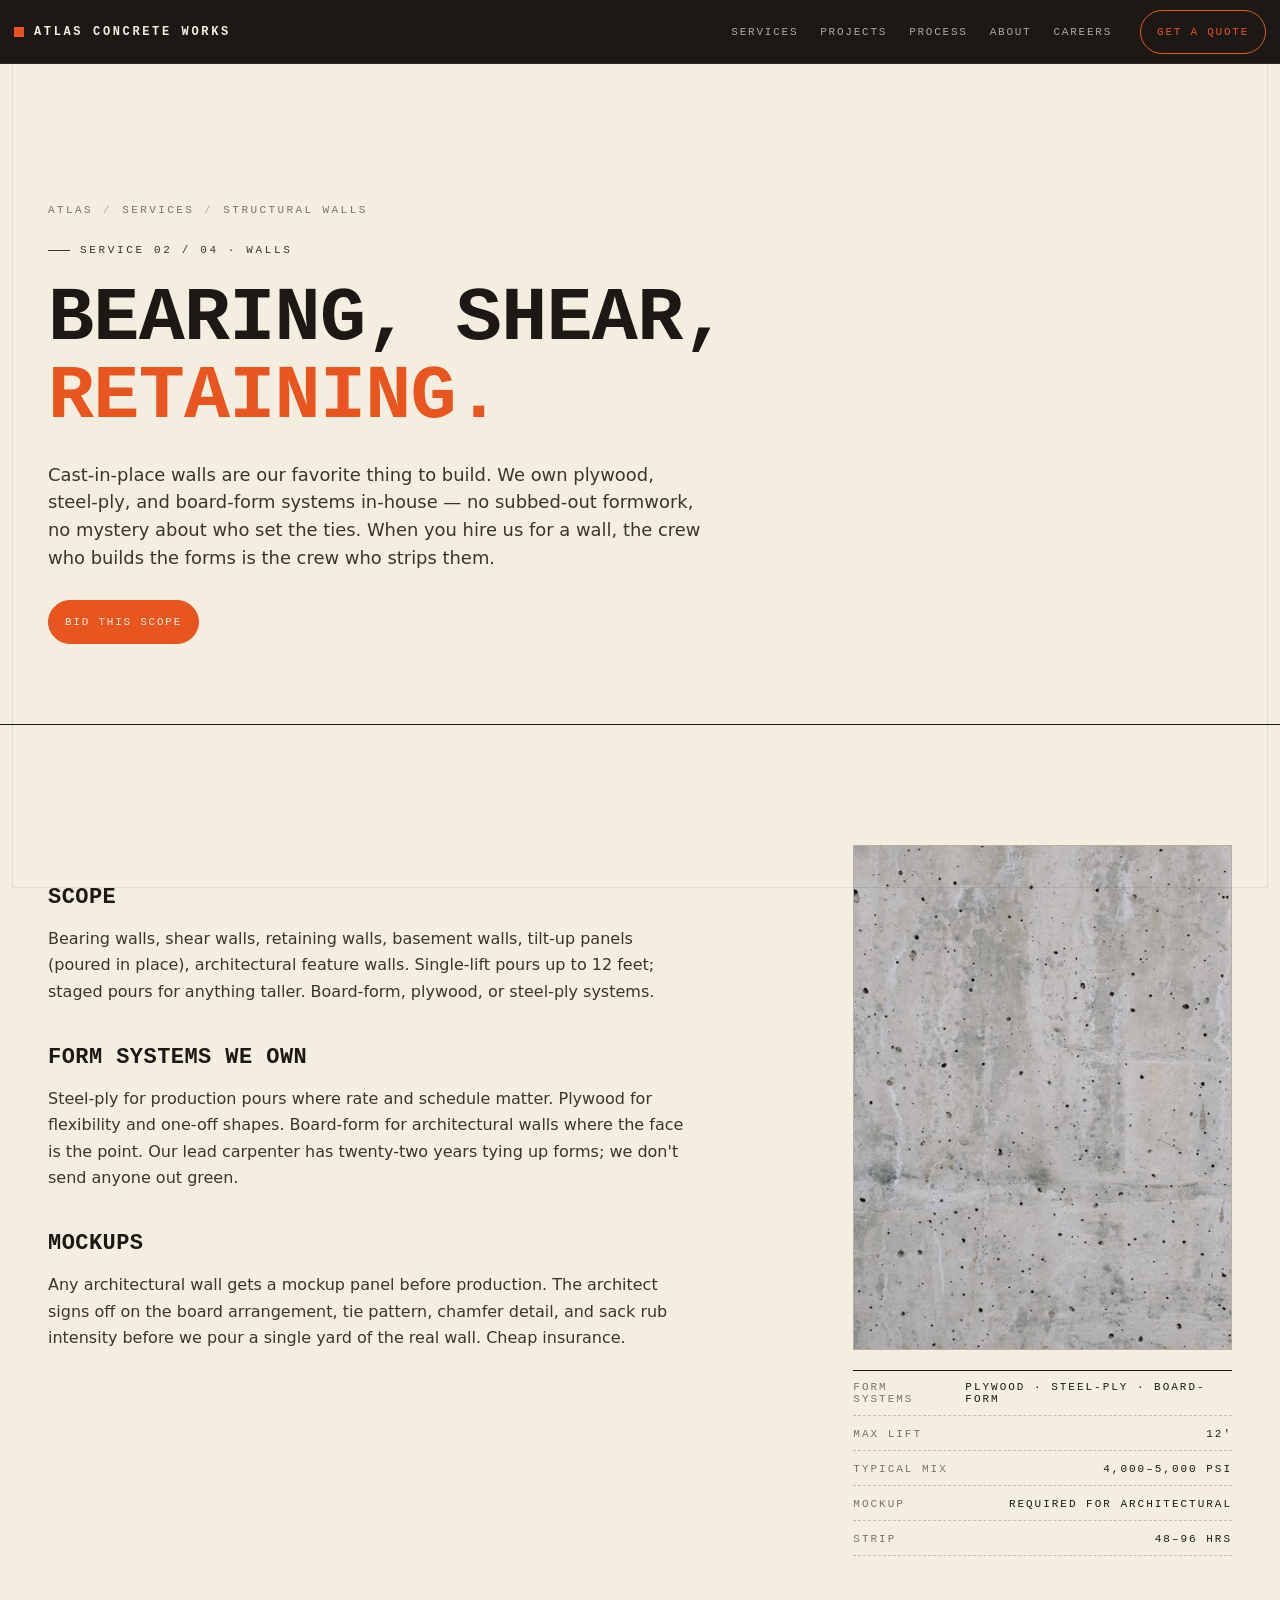
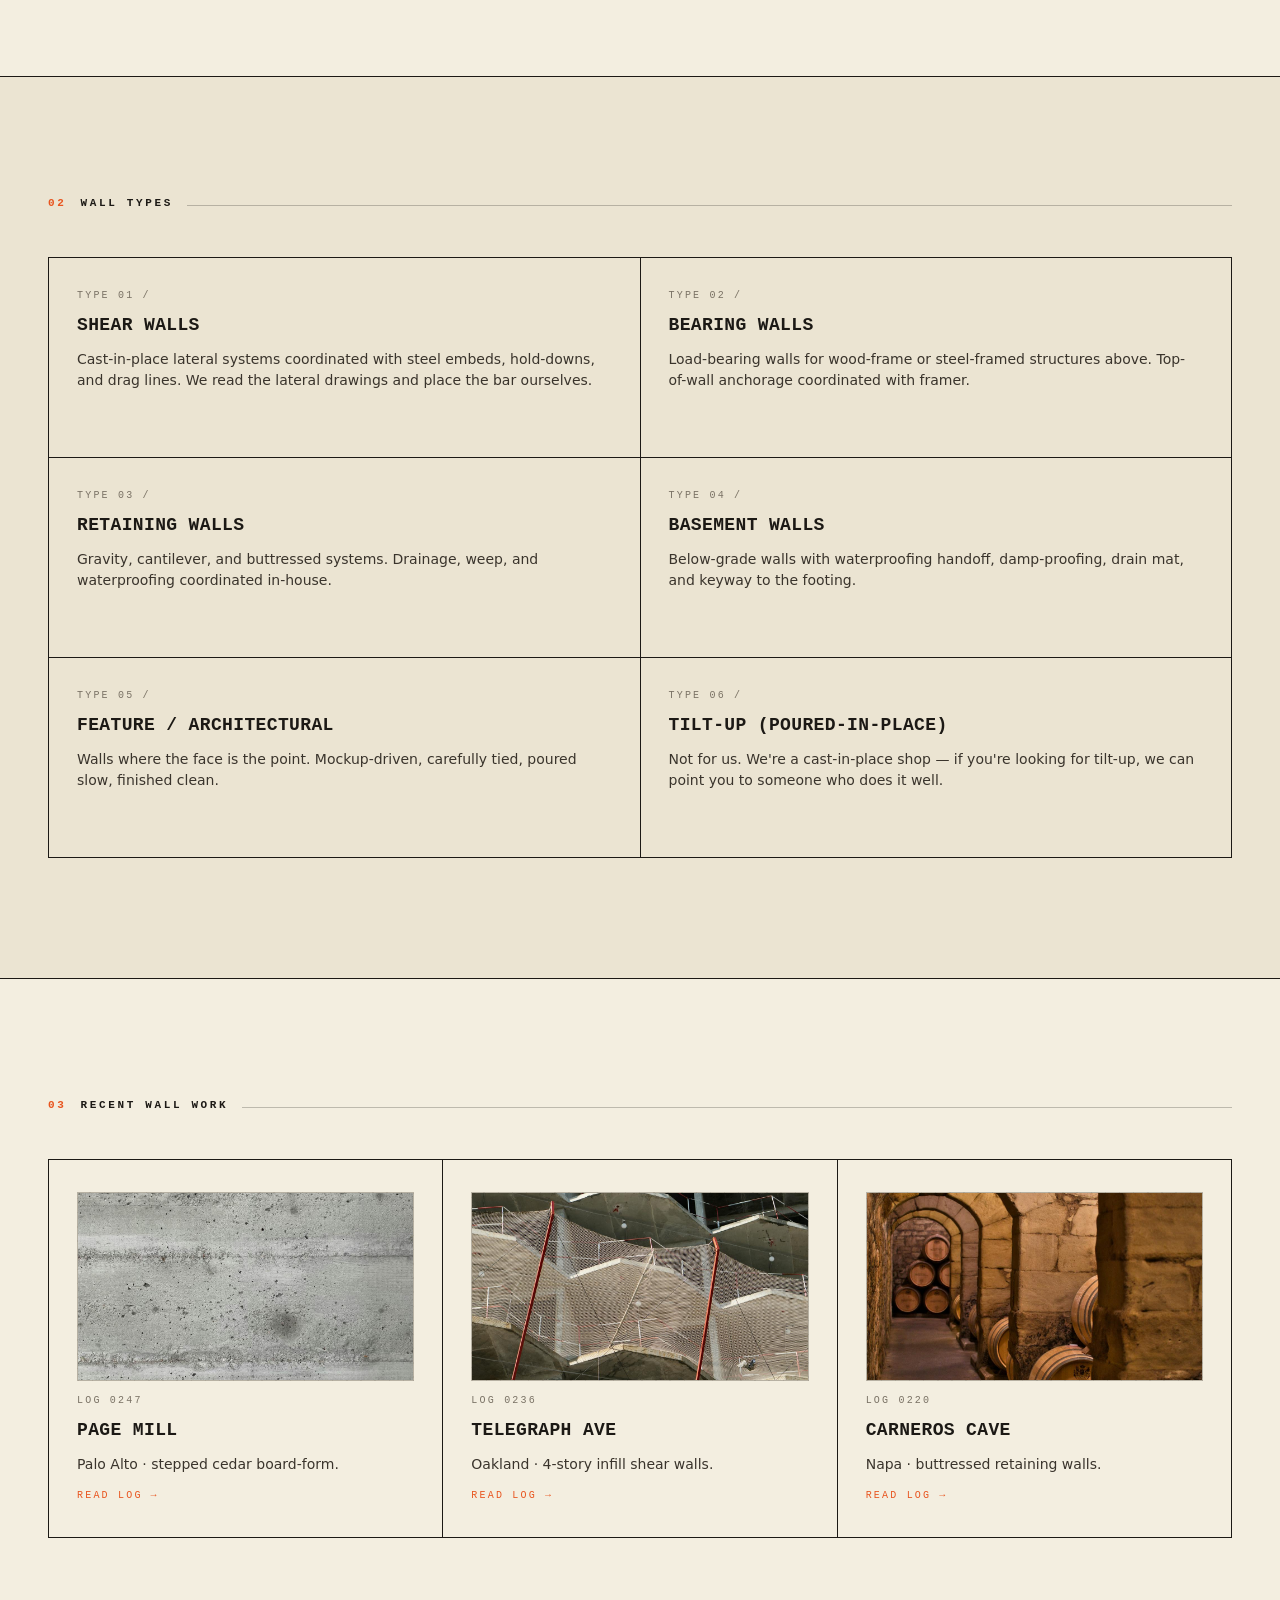
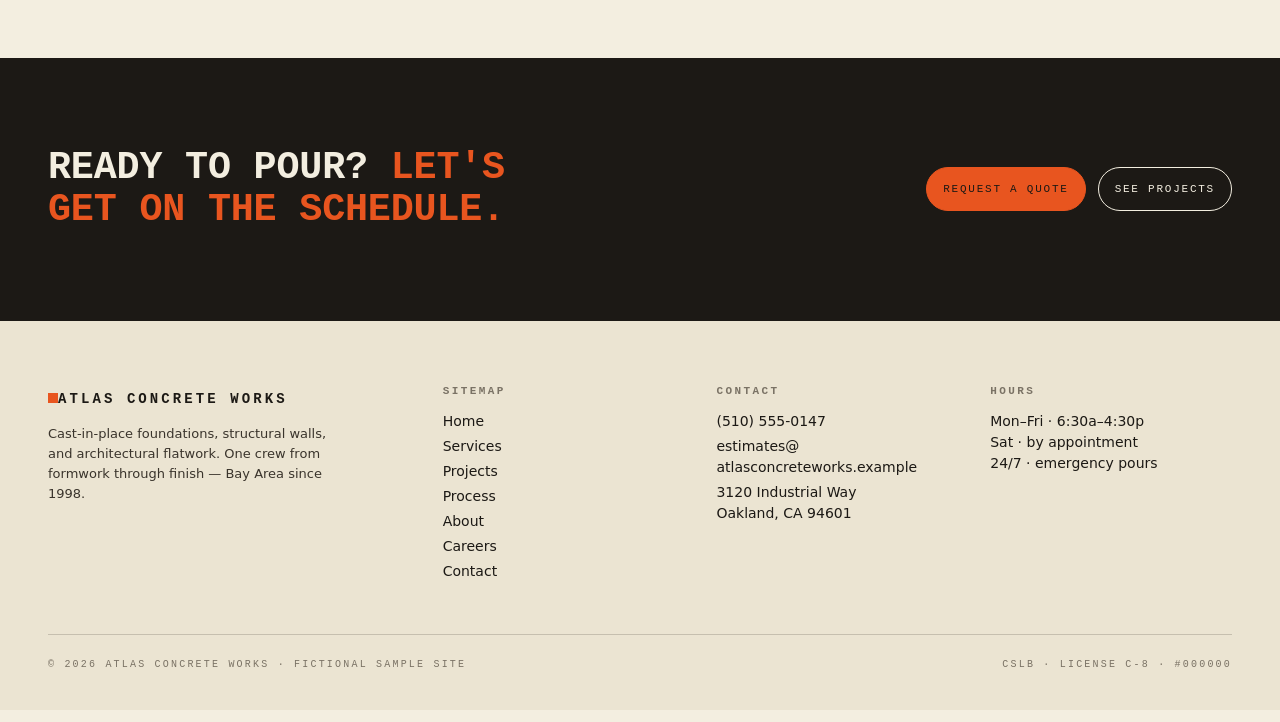
<file: service-walls.html>
<!doctype html>
<html lang="en">
<head>
<meta charset="utf-8">
<meta name="viewport" content="width=device-width, initial-scale=1">
<title>Structural Walls — Atlas Concrete Works</title>
<style>
/* ============================================================
   ATLAS CONCRETE WORKS — shared site stylesheet
   Extracted from landing page. All pages consume this.
   ============================================================ */
:root {
  --paper: #F3EEE0;
  --paper-2: #EBE4D2;
  --paper-3: #E0D8C2;
  --ink: #1C1915;
  --ink-soft: #3A342C;
  --ink-mute: #7A7265;
  --accent: #E8551F;
  --accent-ink: #B8421A;
  --rule: #1C1915;
  --nav-h: 64px;
  --mono: ui-monospace, "JetBrains Mono", "SF Mono", Menlo, Consolas, monospace;
  --sans: -apple-system, BlinkMacSystemFont, "Segoe UI", Inter, system-ui, sans-serif;
}

* { box-sizing: border-box; }
html, body { margin: 0; padding: 0; background: var(--paper); color: var(--ink); font-family: var(--sans); }
body { -webkit-font-smoothing: antialiased; text-rendering: optimizeLegibility; }
a { color: inherit; text-decoration: none; }
img, svg { display: block; max-width: 100%; }

/* spec-sheet frame */
body::before {
  content: ""; position: fixed; inset: 12px; border: 1px solid rgba(28,25,21,0.08);
  pointer-events: none; z-index: 40;
}
@media (max-width: 600px) { body::before { inset: 6px; } }

/* ---------- NAV (inverted dark) ---------- */
.nav {
  position: fixed; top: 0; left: 0; right: 0; height: var(--nav-h);
  display: flex; align-items: center; justify-content: space-between;
  padding: 0 28px;
  background: var(--ink);
  border-bottom: 1px solid rgba(243,238,224,0.08);
  z-index: 50;
  color: var(--paper);
}
.wordmark {
  font-family: var(--mono);
  font-size: 12px; letter-spacing: 0.22em; text-transform: uppercase;
  font-weight: 600;
  display: flex; align-items: center; gap: 10px;
  color: var(--paper);
}
.wordmark::before {
  content: ""; display: inline-block;
  width: 10px; height: 10px; background: var(--accent);
}
.nav-right { display: flex; align-items: center; gap: 28px; }
.nav-links { display: flex; gap: 22px; }
.nav-links a {
  font-family: var(--mono); font-size: 11px;
  letter-spacing: 0.16em; text-transform: uppercase;
  color: rgba(243,238,224,0.68);
  transition: color 160ms ease;
  position: relative;
  padding: 4px 0;
}
.nav-links a:hover { color: var(--paper); }
.nav-links a.active { color: var(--accent); }
.nav-links a.active::after {
  content: ""; position: absolute; left: 0; right: 0; bottom: -2px;
  height: 2px; background: var(--accent);
}
.cta {
  font-family: var(--mono);
  font-size: 11px; letter-spacing: 0.16em; text-transform: uppercase;
  padding: 9px 16px;
  border: 1px solid var(--accent);
  color: var(--accent);
  background: transparent;
  border-radius: 999px;
  transition: background 160ms ease, color 160ms ease;
  cursor: pointer;
}
.cta:hover { background: var(--accent); color: var(--paper); }
.cta.solid { background: var(--accent); color: var(--paper); }
.cta.solid:hover { background: var(--accent-ink); border-color: var(--accent-ink); }
.cta.ghost-ink { border-color: var(--ink); color: var(--ink); }
.cta.ghost-ink:hover { background: var(--ink); color: var(--paper); }

@media (max-width: 820px) {
  .nav-links { display: none; }
}

/* nav sits above a spacer so content doesn't slip under */
.nav-spacer { height: var(--nav-h); }

/* ---------- SECTION SCAFFOLDING ---------- */
.wrap { max-width: 1280px; margin: 0 auto; }
.wrap-narrow { max-width: 960px; margin: 0 auto; }

.section {
  padding: 120px 48px;
  border-top: 1px solid var(--rule);
  position: relative;
}
.section.tight { padding: 72px 48px; }
.section.paper-2 { background: var(--paper-2); }
.section.ink { background: var(--ink); color: var(--paper); }
.section.ink .section-label .title { color: var(--paper); }
.section.ink .section-label .rule { background: var(--paper); }

.section-label {
  font-family: var(--mono);
  font-size: 11px; letter-spacing: 0.24em; text-transform: uppercase;
  color: var(--ink-soft);
  margin: 0 0 48px 0;
  display: flex; align-items: baseline; gap: 14px;
}
.section-label .num { color: var(--accent); font-weight: 600; }
.section-label .title { color: var(--ink); }
.section-label .rule { flex: 1; height: 1px; background: var(--ink); opacity: 0.25; }
.section-label .meta { color: var(--ink-mute); font-weight: 600; }

@media (max-width: 720px) {
  .section { padding: 80px 24px; }
  .section.tight { padding: 56px 24px; }
}

/* ---------- PAGE HEADER (hero strip for sub-pages) ---------- */
.page-header {
  padding: 140px 48px 80px;
  background: var(--paper);
  border-bottom: 1px solid var(--rule);
  position: relative;
}
.page-header .crumbs {
  font-family: var(--mono);
  font-size: 11px; letter-spacing: 0.22em; text-transform: uppercase;
  color: var(--ink-mute);
  display: flex; gap: 10px; align-items: center;
  margin-bottom: 28px;
}
.page-header .crumbs a:hover { color: var(--accent); }
.page-header .crumbs .sep::before { content: "/"; color: rgba(28,25,21,0.3); }
.page-header h1 {
  font-family: var(--mono);
  font-weight: 600;
  font-size: clamp(40px, 6vw, 88px);
  line-height: 1.02; letter-spacing: -0.01em;
  text-transform: uppercase;
  margin: 0 0 24px 0;
  color: var(--ink);
  max-width: 18ch;
}
.page-header h1 .slash { color: var(--accent); }
.page-header .lede {
  font-size: clamp(16px, 1.4vw, 19px);
  line-height: 1.55; color: var(--ink-soft);
  max-width: 58ch; margin: 0;
}
.page-header .eyebrow {
  font-family: var(--mono);
  font-size: 11px; letter-spacing: 0.24em; text-transform: uppercase;
  color: var(--ink-soft);
  display: flex; align-items: center; gap: 10px;
  margin-bottom: 24px;
}
.page-header .eyebrow::before {
  content: ""; display: inline-block;
  width: 22px; height: 1px; background: var(--ink-soft);
}

@media (max-width: 720px) {
  .page-header { padding: 110px 24px 56px; }
}

/* ---------- GRID UTILITIES ---------- */
.grid-4, .grid-3, .grid-2 {
  display: grid; gap: 0;
  border-top: 1px solid var(--rule); border-left: 1px solid var(--rule);
}
.grid-4 { grid-template-columns: repeat(4, 1fr); }
.grid-3 { grid-template-columns: repeat(3, 1fr); }
.grid-2 { grid-template-columns: repeat(2, 1fr); }
.cell {
  padding: 32px 28px 36px;
  border-right: 1px solid var(--rule);
  border-bottom: 1px solid var(--rule);
  background: var(--paper);
  display: flex; flex-direction: column; gap: 14px;
  min-height: 200px;
  position: relative;
}
.cell.tall { min-height: 280px; }
.cell.has-hover { transition: background 180ms ease; cursor: pointer; }
.cell.has-hover:hover { background: var(--paper-2); }
.cell .idx {
  font-family: var(--mono);
  font-size: 10px; letter-spacing: 0.22em; text-transform: uppercase;
  color: var(--ink-mute);
}
.cell h3 {
  font-family: var(--mono);
  font-weight: 600;
  font-size: 18px; letter-spacing: 0.02em; text-transform: uppercase;
  margin: 0; color: var(--ink);
}
.cell p { font-size: 14px; line-height: 1.55; color: var(--ink-soft); margin: 0; }
.cell .cell-arrow {
  font-family: var(--mono);
  font-size: 10px; letter-spacing: 0.22em; text-transform: uppercase;
  color: var(--accent);
  margin-top: auto;
  display: inline-flex; align-items: center; gap: 8px;
}
.cell .cell-arrow::after {
  content: "→"; transition: transform 180ms ease;
}
.cell.has-hover:hover .cell-arrow::after { transform: translateX(4px); }

@media (max-width: 960px) { .grid-4 { grid-template-columns: repeat(2, 1fr); } }
@media (max-width: 560px) { .grid-4, .grid-3, .grid-2 { grid-template-columns: 1fr; } }

/* ---------- TWO-COL ---------- */
.two-col {
  display: grid; grid-template-columns: 1fr 1fr; gap: 48px; align-items: start;
}
.two-col.lead-right { grid-template-columns: 1fr 2fr; }
.two-col.narrow-right { grid-template-columns: 2fr 1fr; }
@media (max-width: 760px) {
  .two-col, .two-col.lead-right, .two-col.narrow-right { grid-template-columns: 1fr; gap: 28px; }
}

.lead-quote {
  font-family: var(--mono);
  font-size: clamp(20px, 2.2vw, 28px);
  line-height: 1.3; letter-spacing: -0.005em;
  color: var(--ink); margin: 0;
}
.lead-quote .slash { color: var(--accent); }

/* ---------- NUMBERED LIST ---------- */
.numlist { list-style: none; padding: 0; margin: 0; display: flex; flex-direction: column; gap: 20px; }
.numlist li {
  display: grid; grid-template-columns: 48px 1fr; gap: 18px; align-items: baseline;
  padding-bottom: 20px; border-bottom: 1px solid rgba(28,25,21,0.12);
}
.numlist li:last-child { border-bottom: 0; }
.numlist .n {
  font-family: var(--mono); font-size: 11px; letter-spacing: 0.2em;
  color: var(--accent);
}
.numlist .body { display: flex; flex-direction: column; gap: 4px; }
.numlist .body strong {
  font-family: var(--mono); font-weight: 600;
  font-size: 14px; letter-spacing: 0.04em; text-transform: uppercase;
  color: var(--ink);
}
.numlist .body span { font-size: 14px; color: var(--ink-soft); line-height: 1.5; }

/* ---------- META / SPEC ROWS ---------- */
.spec {
  font-family: var(--mono); font-size: 11px; letter-spacing: 0.18em; text-transform: uppercase;
  color: var(--ink-mute);
  display: flex; flex-direction: column; gap: 2px;
  border-top: 1px solid var(--ink);
}
.spec .row {
  display: flex; justify-content: space-between; gap: 12px;
  border-bottom: 1px dashed rgba(28,25,21,0.22); padding: 10px 0;
}
.spec .row span:last-child { color: var(--ink); }

/* ---------- TAGS ---------- */
.tag-pill {
  display: inline-block;
  font-family: var(--mono); font-size: 10px; letter-spacing: 0.18em; text-transform: uppercase;
  color: var(--accent);
  border: 1px solid var(--accent); padding: 4px 9px; border-radius: 2px;
}
.tag-pill.ink { color: var(--ink); border-color: var(--ink); }
.tag-pill.mute { color: var(--ink-mute); border-color: rgba(28,25,21,0.25); }

/* ---------- BODY COPY ---------- */
.prose p { font-size: 16px; line-height: 1.65; color: var(--ink-soft); margin: 0 0 14px 0; max-width: 64ch; }
.prose p.large { font-size: 18px; line-height: 1.55; color: var(--ink); }
.prose h2 {
  font-family: var(--mono); font-weight: 600;
  font-size: 22px; letter-spacing: 0.02em; text-transform: uppercase;
  margin: 40px 0 16px 0; color: var(--ink);
}
.prose h3 {
  font-family: var(--mono); font-weight: 600;
  font-size: 14px; letter-spacing: 0.06em; text-transform: uppercase;
  margin: 28px 0 10px 0; color: var(--ink);
}

/* ---------- PLACEHOLDER IMAGE ---------- */
.ph {
  position: relative;
  background:
    repeating-linear-gradient(
      135deg,
      rgba(28,25,21,0.08) 0 1px,
      transparent 1px 10px
    ),
    var(--paper-2);
  border: 1px solid rgba(28,25,21,0.25);
  display: flex; align-items: flex-end; justify-content: flex-start;
  padding: 14px;
  font-family: var(--mono); font-size: 10px; letter-spacing: 0.2em; text-transform: uppercase;
  color: var(--ink-soft);
  aspect-ratio: 4 / 3;
  overflow: hidden;
}
.ph.tall { aspect-ratio: 3 / 4; }
.ph.wide { aspect-ratio: 16 / 9; }
.ph.sq { aspect-ratio: 1 / 1; }
.ph .ph-label {
  background: var(--paper);
  padding: 4px 8px;
  border: 1px solid rgba(28,25,21,0.25);
}
.ph.dark {
  background:
    repeating-linear-gradient(
      135deg,
      rgba(243,238,224,0.10) 0 1px,
      transparent 1px 10px
    ),
    var(--ink);
  color: rgba(243,238,224,0.7);
  border-color: rgba(243,238,224,0.2);
}
.ph.dark .ph-label {
  background: var(--ink);
  color: rgba(243,238,224,0.85);
  border-color: rgba(243,238,224,0.2);
}
.ph > img { position: absolute; inset: 0; width: 100%; height: 100%; object-fit: cover; display: block; }

/* ---------- CTA BANDS ---------- */
.cta-band {
  padding: 88px 48px;
  border-top: 1px solid var(--rule);
  background: var(--ink);
  color: var(--paper);
  display: grid; grid-template-columns: 2fr 1fr; gap: 48px; align-items: center;
}
.cta-band h2 {
  font-family: var(--mono); font-weight: 600;
  font-size: clamp(28px, 3vw, 44px); line-height: 1.1;
  letter-spacing: -0.005em; text-transform: uppercase;
  margin: 0; max-width: 20ch;
}
.cta-band h2 .slash { color: var(--accent); }
.cta-band .cta { border-color: var(--accent); color: var(--accent); }
.cta-band .cta:hover { background: var(--accent); color: var(--ink); }
.cta-band .cta.solid { background: var(--accent); color: var(--ink); }
.cta-band .cta.solid:hover { background: var(--paper); color: var(--ink); border-color: var(--paper); }
.cta-band .actions { display: flex; gap: 12px; justify-content: flex-end; flex-wrap: wrap; }
@media (max-width: 720px) { .cta-band { grid-template-columns: 1fr; padding: 64px 24px; } .cta-band .actions { justify-content: flex-start; } }

/* ---------- FOOTER ---------- */
footer.site-foot {
  border-top: 1px solid var(--rule);
  padding: 64px 48px 40px;
  background: var(--paper-2);
}
.foot {
  display: grid; grid-template-columns: 1.5fr 1fr 1fr 1fr; gap: 32px; margin-bottom: 48px;
}
.foot h4 {
  font-family: var(--mono); font-weight: 600;
  font-size: 11px; letter-spacing: 0.22em; text-transform: uppercase;
  color: var(--ink-mute); margin: 0 0 14px 0;
}
.foot p, .foot a { font-size: 14px; color: var(--ink); margin: 4px 0; line-height: 1.5; display: block; }
.foot a:hover { color: var(--accent); }
.foot .wordmark { margin-bottom: 14px; color: var(--ink); }
.foot .wordmark::before { background: var(--accent); }
.foot .blurb { font-size: 13px; color: var(--ink-soft); max-width: 34ch; line-height: 1.55; }
.foot-bottom {
  display: flex; justify-content: space-between; align-items: center; gap: 12px;
  padding-top: 24px; border-top: 1px solid rgba(28,25,21,0.18);
  font-family: var(--mono); font-size: 10px; letter-spacing: 0.22em; text-transform: uppercase;
  color: var(--ink-mute);
}
@media (max-width: 820px) {
  .foot { grid-template-columns: 1fr 1fr; }
}
@media (max-width: 520px) {
  .foot { grid-template-columns: 1fr; }
  .foot-bottom { flex-direction: column; gap: 8px; align-items: flex-start; }
  footer.site-foot { padding: 56px 24px 32px; }
}

/* ---------- FORMS ---------- */
.form { display: grid; grid-template-columns: 1fr 1fr; gap: 20px; }
.form .full { grid-column: 1 / -1; }
.field { display: flex; flex-direction: column; gap: 6px; }
.field label {
  font-family: var(--mono); font-size: 10px; letter-spacing: 0.22em; text-transform: uppercase;
  color: var(--ink-mute);
}
.field input, .field select, .field textarea {
  font-family: var(--sans); font-size: 15px;
  padding: 12px 14px;
  background: var(--paper);
  border: 1px solid rgba(28,25,21,0.3);
  color: var(--ink);
  border-radius: 0;
  outline: none;
  transition: border-color 160ms ease, background 160ms ease;
}
.field input:focus, .field select:focus, .field textarea:focus {
  border-color: var(--accent);
  background: #FFFDF7;
}
.field textarea { min-height: 140px; resize: vertical; font-family: var(--sans); }
.field .hint { font-family: var(--mono); font-size: 10px; letter-spacing: 0.18em; text-transform: uppercase; color: var(--ink-mute); }
.field .err { color: var(--accent); font-family: var(--mono); font-size: 10px; letter-spacing: 0.18em; text-transform: uppercase; }

@media (max-width: 720px) { .form { grid-template-columns: 1fr; } }

/* ---------- LINK ---------- */
.textlink {
  font-family: var(--mono); font-size: 11px; letter-spacing: 0.18em; text-transform: uppercase;
  color: var(--accent); display: inline-flex; gap: 8px; align-items: center;
  border-bottom: 1px solid transparent;
}
.textlink::after { content: "→"; transition: transform 180ms ease; }
.textlink:hover::after { transform: translateX(4px); }

/* ---------- BIG NUMBERS ---------- */
.stats { display: grid; grid-template-columns: repeat(4, 1fr); gap: 0; border-top: 1px solid var(--rule); border-left: 1px solid var(--rule); }
.stat { padding: 36px 28px; border-right: 1px solid var(--rule); border-bottom: 1px solid var(--rule); display: flex; flex-direction: column; gap: 8px; min-height: 180px; justify-content: space-between; }
.stat .num {
  font-family: var(--mono); font-weight: 600;
  font-size: clamp(40px, 5vw, 64px);
  line-height: 1; letter-spacing: -0.02em;
  color: var(--ink);
}
.stat .num .unit { font-size: 0.45em; color: var(--ink-mute); margin-left: 6px; letter-spacing: 0.02em; }
.stat .k {
  font-family: var(--mono); font-size: 11px; letter-spacing: 0.22em; text-transform: uppercase;
  color: var(--ink-soft);
}
@media (max-width: 960px) { .stats { grid-template-columns: repeat(2, 1fr); } }
@media (max-width: 560px) { .stats { grid-template-columns: 1fr; } }

/* ---------- TABLE ---------- */
.tbl { width: 100%; border-collapse: collapse; font-size: 14px; }
.tbl th, .tbl td { padding: 14px 14px; text-align: left; border-bottom: 1px solid rgba(28,25,21,0.15); }
.tbl th { font-family: var(--mono); font-size: 10px; letter-spacing: 0.2em; text-transform: uppercase; color: var(--ink-mute); font-weight: 600; }
.tbl td { color: var(--ink); vertical-align: top; }
.tbl td.mono { font-family: var(--mono); font-size: 12px; letter-spacing: 0.06em; color: var(--ink-soft); }

/* ---------- TWEAKS PANEL ---------- */
.tweaks-panel {
  position: fixed; bottom: 20px; right: 20px; z-index: 90;
  background: var(--paper);
  border: 1px solid var(--ink);
  padding: 16px 18px 18px;
  width: 260px;
  font-family: var(--mono);
  box-shadow: 0 12px 40px rgba(28,25,21,0.18);
  display: none;
}
.tweaks-panel.on { display: block; }
.tweaks-panel h5 {
  font-size: 10px; letter-spacing: 0.22em; text-transform: uppercase;
  color: var(--ink-mute); margin: 0 0 12px 0; font-weight: 600;
  display: flex; justify-content: space-between; align-items: center;
}
.tweaks-panel .tw-group { margin-bottom: 14px; }
.tweaks-panel .tw-label {
  font-size: 10px; letter-spacing: 0.22em; text-transform: uppercase;
  color: var(--ink); display: block; margin-bottom: 6px;
}
.tweaks-panel .swatches { display: flex; gap: 6px; }
.tweaks-panel .sw {
  width: 22px; height: 22px; border: 1px solid var(--ink); cursor: pointer;
  border-radius: 0;
  padding: 0;
}
.tweaks-panel .sw.active { outline: 2px solid var(--ink); outline-offset: 2px; }
.tweaks-panel select {
  width: 100%; padding: 6px 8px;
  font-family: var(--mono); font-size: 10px; letter-spacing: 0.16em; text-transform: uppercase;
  background: var(--paper); color: var(--ink);
  border: 1px solid var(--ink); border-radius: 0;
}

</style>
  <link rel="stylesheet" href="mobile.css">
  <script defer src="nav.js"></script>
</head>
<body>
<div data-nav></div>
<main>
  <section class="page-header">
    <div class="wrap">
      <div class="crumbs">
        <a href="index.html">Atlas</a><span class="sep"></span>
        <a href="services.html">Services</a><span class="sep"></span>
        <span>Structural Walls</span>
      </div>
      <span class="eyebrow">Service 02 / 04 · Walls</span>
      <h1>Bearing, shear, <span class="slash">retaining.</span></h1>
      <p class="lede">Cast-in-place walls are our favorite thing to build. We own plywood, steel-ply, and board-form systems in-house — no subbed-out formwork, no mystery about who set the ties. When you hire us for a wall, the crew who builds the forms is the crew who strips them.</p>
      <div style="margin-top: 28px;"><a class="cta solid" href="contact.html">Bid this scope</a></div>
    </div>
  </section>

  <section class="section" style="border-top: 0;">
    <div class="wrap">
      <div class="two-col narrow-right">
        <div class="prose">
          <h2>Scope</h2>
          <p>Bearing walls, shear walls, retaining walls, basement walls, tilt-up panels (poured in place), architectural feature walls. Single-lift pours up to 12 feet; staged pours for anything taller. Board-form, plywood, or steel-ply systems.</p>
          <h2>Form systems we own</h2>
          <p>Steel-ply for production pours where rate and schedule matter. Plywood for flexibility and one-off shapes. Board-form for architectural walls where the face is the point. Our lead carpenter has twenty-two years tying up forms; we don't send anyone out green.</p>
          <h2>Mockups</h2>
          <p>Any architectural wall gets a mockup panel before production. The architect signs off on the board arrangement, tie pattern, chamfer detail, and sack rub intensity before we pour a single yard of the real wall. Cheap insurance.</p>
        </div>
        <aside>
          <div class="ph tall" style="margin-bottom: 20px;"><img src="images/service-walls-1.jpg" alt="Board-form mockup panel" loading="lazy"></div>
          <div class="spec">
            <div class="row"><span>Form systems</span><span>Plywood · Steel-ply · Board-form</span></div>
            <div class="row"><span>Max lift</span><span>12'</span></div>
            <div class="row"><span>Typical mix</span><span>4,000–5,000 psi</span></div>
            <div class="row"><span>Mockup</span><span>Required for architectural</span></div>
            <div class="row"><span>Strip</span><span>48–96 hrs</span></div>
          </div>
        </aside>
      </div>
    </div>
  </section>

  <section class="section paper-2">
    <div class="wrap">
      <h2 class="section-label"><span class="num">02</span><span class="title">Wall types</span><span class="rule"></span></h2>
      <div class="grid-2">
        <div class="cell" style="background:var(--paper-2)"><span class="idx">Type 01 /</span><h3>Shear walls</h3><p>Cast-in-place lateral systems coordinated with steel embeds, hold-downs, and drag lines. We read the lateral drawings and place the bar ourselves.</p></div>
        <div class="cell" style="background:var(--paper-2)"><span class="idx">Type 02 /</span><h3>Bearing walls</h3><p>Load-bearing walls for wood-frame or steel-framed structures above. Top-of-wall anchorage coordinated with framer.</p></div>
        <div class="cell" style="background:var(--paper-2)"><span class="idx">Type 03 /</span><h3>Retaining walls</h3><p>Gravity, cantilever, and buttressed systems. Drainage, weep, and waterproofing coordinated in-house.</p></div>
        <div class="cell" style="background:var(--paper-2)"><span class="idx">Type 04 /</span><h3>Basement walls</h3><p>Below-grade walls with waterproofing handoff, damp-proofing, drain mat, and keyway to the footing.</p></div>
        <div class="cell" style="background:var(--paper-2)"><span class="idx">Type 05 /</span><h3>Feature / architectural</h3><p>Walls where the face is the point. Mockup-driven, carefully tied, poured slow, finished clean.</p></div>
        <div class="cell" style="background:var(--paper-2)"><span class="idx">Type 06 /</span><h3>Tilt-up (poured-in-place)</h3><p>Not for us. We're a cast-in-place shop — if you're looking for tilt-up, we can point you to someone who does it well.</p></div>
      </div>
    </div>
  </section>

  <section class="section">
    <div class="wrap">
      <h2 class="section-label"><span class="num">03</span><span class="title">Recent wall work</span><span class="rule"></span></h2>
      <div class="grid-3">
        <a class="cell has-hover" href="project-page-mill.html"><div class="ph wide"><img src="images/service-walls-2.jpg" alt="Board-form · 148cy" loading="lazy"></div><span class="idx">Log 0247</span><h3>Page Mill</h3><p>Palo Alto · stepped cedar board-form.</p><span class="cell-arrow">Read log</span></a>
        <a class="cell has-hover" href="project-page-mill.html"><div class="ph wide"><img src="images/service-walls-3.jpg" alt="Shear walls · 210cy" loading="lazy"></div><span class="idx">Log 0236</span><h3>Telegraph Ave</h3><p>Oakland · 4-story infill shear walls.</p><span class="cell-arrow">Read log</span></a>
        <a class="cell has-hover" href="project-page-mill.html"><div class="ph wide"><img src="images/service-walls-4.jpg" alt="Wine cave · 260cy" loading="lazy"></div><span class="idx">Log 0220</span><h3>Carneros Cave</h3><p>Napa · buttressed retaining walls.</p><span class="cell-arrow">Read log</span></a>
      </div>
    </div>
  </section>
</main>
<div data-footer></div>
<script>
/* Shared site JS: nav active state, tweaks panel, small interactions */
(function () {
  // ---- Active nav link ----
  const path = (location.pathname.split('/').pop() || 'index.html').toLowerCase();
  document.querySelectorAll('.nav-links a').forEach(a => {
    const href = (a.getAttribute('href') || '').toLowerCase();
    if (!href) return;
    const base = href.split('/').pop();
    if (base === path || (path === '' && base === 'index.html')) {
      a.classList.add('active');
    }
    // services pages highlight Services
    if (path.startsWith('service-') && href.endsWith('services.html')) a.classList.add('active');
    if (path.startsWith('project-') && href.endsWith('projects.html')) a.classList.add('active');
  });

  // ---- Tweaks: read persisted values ----
  const TWEAK_DEFAULTS = /*EDITMODE-BEGIN*/{
    "accent": "#E8551F",
    "paperTone": "warm",
    "navStyle": "dark"
  }/*EDITMODE-END*/;

  const stored = (() => {
    try { return JSON.parse(localStorage.getItem('atlas-tweaks') || '{}'); } catch (_) { return {}; }
  })();
  const current = Object.assign({}, TWEAK_DEFAULTS, stored);

  const PAPER_TONES = {
    warm:    { paper: '#F3EEE0', paper2: '#EBE4D2', paper3: '#E0D8C2' },
    neutral: { paper: '#F0EEEA', paper2: '#E6E3DD', paper3: '#DAD6CE' },
    cool:    { paper: '#EDEEEC', paper2: '#E2E4E0', paper3: '#D4D7D1' },
  };

  function apply(t) {
    const r = document.documentElement.style;
    r.setProperty('--accent', t.accent);
    // derive a darker accent-ink roughly
    r.setProperty('--accent-ink', shade(t.accent, -0.2));
    const tone = PAPER_TONES[t.paperTone] || PAPER_TONES.warm;
    r.setProperty('--paper', tone.paper);
    r.setProperty('--paper-2', tone.paper2);
    r.setProperty('--paper-3', tone.paper3);
    // nav style
    const nav = document.querySelector('.nav');
    if (nav) {
      nav.dataset.style = t.navStyle;
      if (t.navStyle === 'light') {
        nav.style.background = 'rgba(243,238,224,0.88)';
        nav.style.color = 'var(--ink)';
        nav.style.backdropFilter = 'blur(14px)';
        nav.style.borderBottomColor = 'rgba(28,25,21,0.12)';
        nav.querySelectorAll('.nav-links a').forEach(a => a.style.color = 'var(--ink-soft)');
        const wm = nav.querySelector('.wordmark'); if (wm) wm.style.color = 'var(--ink)';
      } else {
        nav.style.background = ''; nav.style.color = ''; nav.style.backdropFilter = '';
        nav.style.borderBottomColor = '';
        nav.querySelectorAll('.nav-links a').forEach(a => a.style.color = '');
        const wm = nav.querySelector('.wordmark'); if (wm) wm.style.color = '';
      }
    }
  }

  function shade(hex, pct) {
    // expand short hex
    let h = hex.replace('#', '');
    if (h.length === 3) h = h.split('').map(c => c + c).join('');
    const num = parseInt(h, 16);
    let r = (num >> 16) & 255, g = (num >> 8) & 255, b = num & 255;
    r = Math.round(Math.max(0, Math.min(255, r + r * pct)));
    g = Math.round(Math.max(0, Math.min(255, g + g * pct)));
    b = Math.round(Math.max(0, Math.min(255, b + b * pct)));
    return '#' + [r, g, b].map(v => v.toString(16).padStart(2, '0')).join('');
  }

  apply(current);

  // ---- Tweaks host protocol ----
  let tweaksOn = false;
  const panel = document.createElement('div');
  panel.className = 'tweaks-panel';
  panel.innerHTML = `
    <h5>Tweaks <span style="color:var(--accent)">●</span></h5>
    <div class="tw-group">
      <span class="tw-label">Accent</span>
      <div class="swatches" data-k="accent">
        <button class="sw" data-v="#E8551F" style="background:#E8551F" title="Orange (default)"></button>
        <button class="sw" data-v="#B8421A" style="background:#B8421A" title="Burnt"></button>
        <button class="sw" data-v="#2E6F5E" style="background:#2E6F5E" title="Moss"></button>
        <button class="sw" data-v="#2B4C7E" style="background:#2B4C7E" title="Blueprint"></button>
        <button class="sw" data-v="#C9A227" style="background:#C9A227" title="Brass"></button>
        <button class="sw" data-v="#1C1915" style="background:#1C1915" title="Ink"></button>
      </div>
    </div>
    <div class="tw-group">
      <span class="tw-label">Paper tone</span>
      <select data-k="paperTone">
        <option value="warm">Warm</option>
        <option value="neutral">Neutral</option>
        <option value="cool">Cool</option>
      </select>
    </div>
    <div class="tw-group">
      <span class="tw-label">Nav style</span>
      <select data-k="navStyle">
        <option value="dark">Inverted dark</option>
        <option value="light">Light glass</option>
      </select>
    </div>
  `;
  document.body.appendChild(panel);

  function syncPanel() {
    panel.querySelectorAll('[data-k="accent"] .sw').forEach(b => {
      b.classList.toggle('active', b.dataset.v.toLowerCase() === current.accent.toLowerCase());
    });
    panel.querySelector('[data-k="paperTone"]').value = current.paperTone;
    panel.querySelector('[data-k="navStyle"]').value = current.navStyle;
  }
  syncPanel();

  function persist() {
    try { localStorage.setItem('atlas-tweaks', JSON.stringify(current)); } catch (_) {}
    try {
      window.parent.postMessage({ type: '__edit_mode_set_keys', edits: current }, '*');
    } catch (_) {}
  }

  panel.querySelectorAll('[data-k="accent"] .sw').forEach(b => {
    b.addEventListener('click', () => {
      current.accent = b.dataset.v;
      apply(current); syncPanel(); persist();
    });
  });
  panel.querySelector('[data-k="paperTone"]').addEventListener('change', e => {
    current.paperTone = e.target.value; apply(current); persist();
  });
  panel.querySelector('[data-k="navStyle"]').addEventListener('change', e => {
    current.navStyle = e.target.value; apply(current); persist();
  });

  // ---- Tweaks: register listener BEFORE announcing availability ----
  window.addEventListener('message', (e) => {
    const d = e.data || {};
    if (d.type === '__activate_edit_mode') { tweaksOn = true; panel.classList.add('on'); }
    if (d.type === '__deactivate_edit_mode') { tweaksOn = false; panel.classList.remove('on'); }
  });
  try { window.parent.postMessage({ type: '__edit_mode_available' }, '*'); } catch (_) {}
})();

</script>

<script>
/* preview-token preserver: keep ?t=... across same-page relative nav */
(function () {
  var q = location.search;
  if (!q || q.indexOf('t=') === -1) return;
  function fix() {
    document.querySelectorAll('a[href]').forEach(function (a) {
      var h = a.getAttribute('href');
      if (!h) return;
      if (/^(https?:|mailto:|tel:|#|javascript:)/i.test(h)) return;
      if (h.indexOf('?') !== -1) return;
      if (!/\.html(#|$)/i.test(h)) return;
      var hash = '';
      var idx = h.indexOf('#');
      if (idx !== -1) { hash = h.slice(idx); h = h.slice(0, idx); }
      a.setAttribute('href', h + q + hash);
    });
  }
  if (document.readyState === 'loading') {
    document.addEventListener('DOMContentLoaded', fix);
  } else { fix(); }
  // also rerun after chrome.js injects nav/footer
  var mo = new MutationObserver(fix);
  mo.observe(document.documentElement, { childList: true, subtree: true });
  setTimeout(function () { mo.disconnect(); }, 2000);
})();
</script>

</body>
</html>
</file>
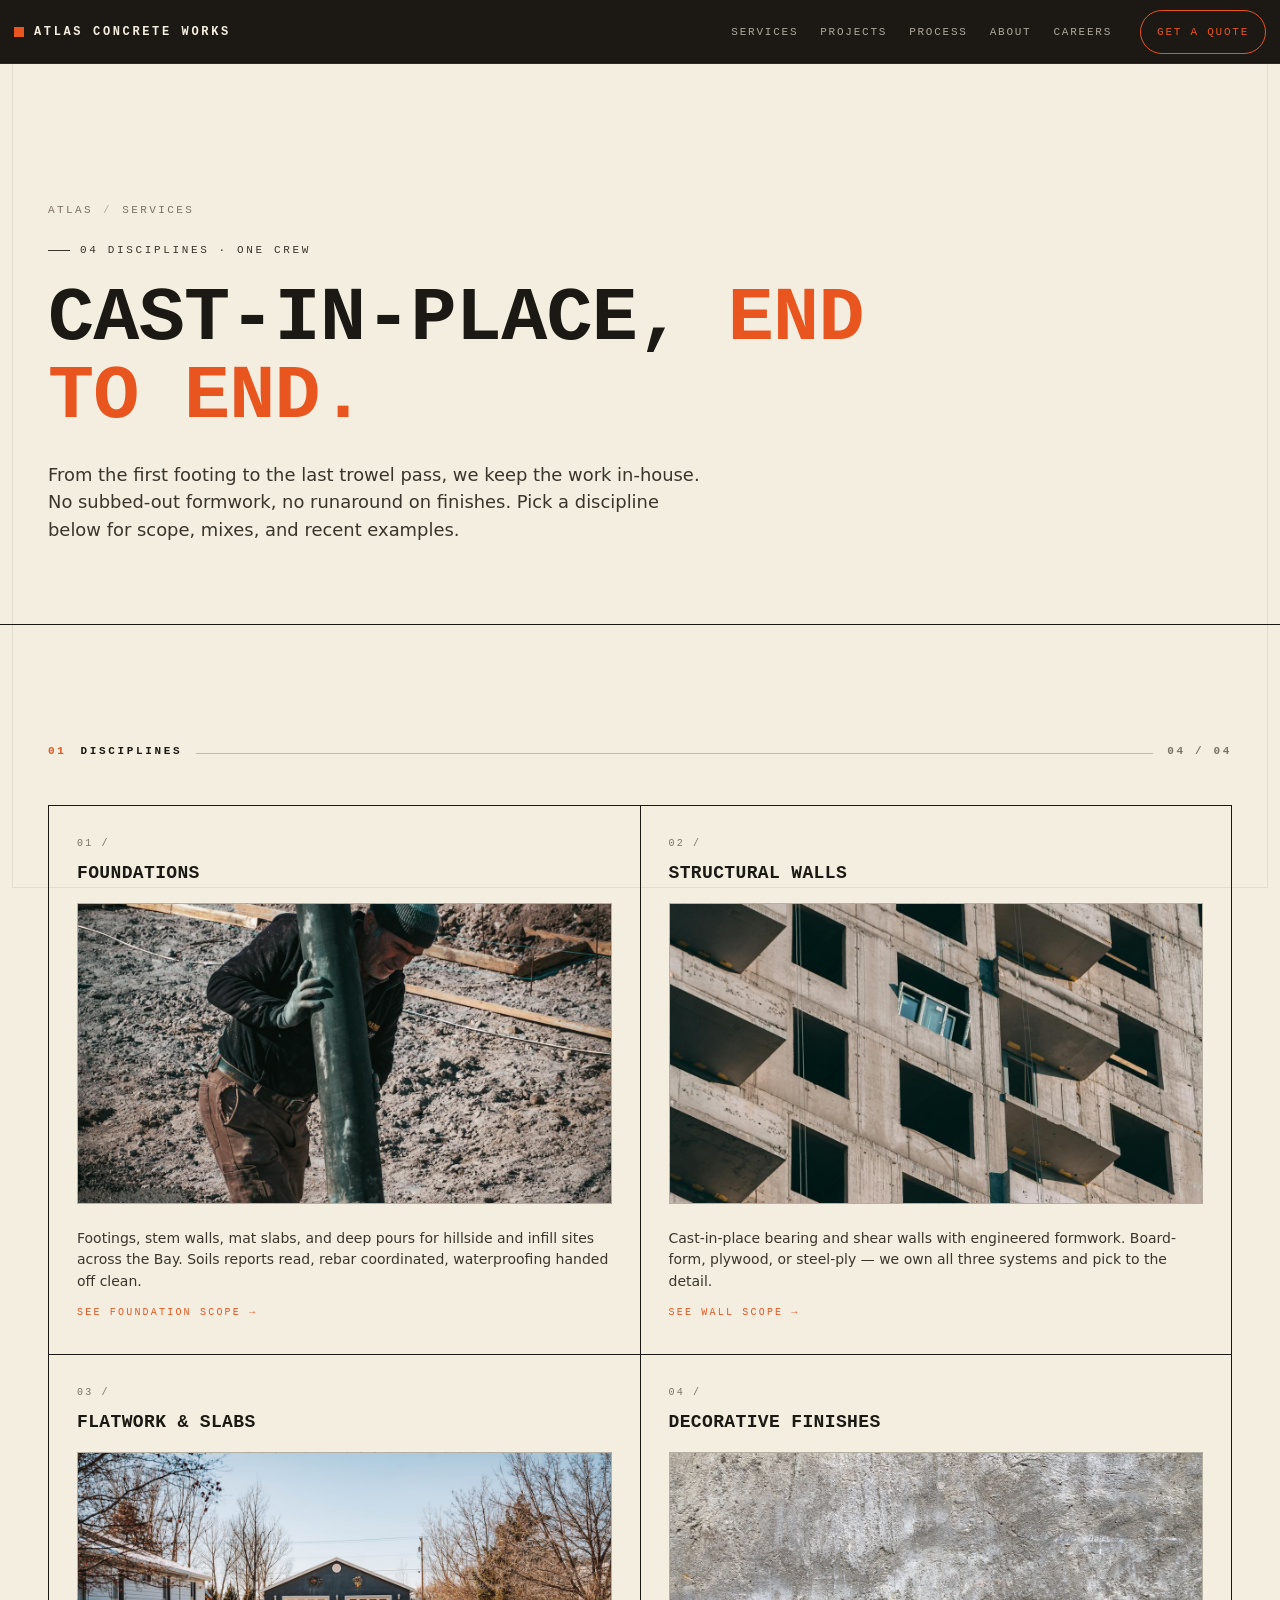
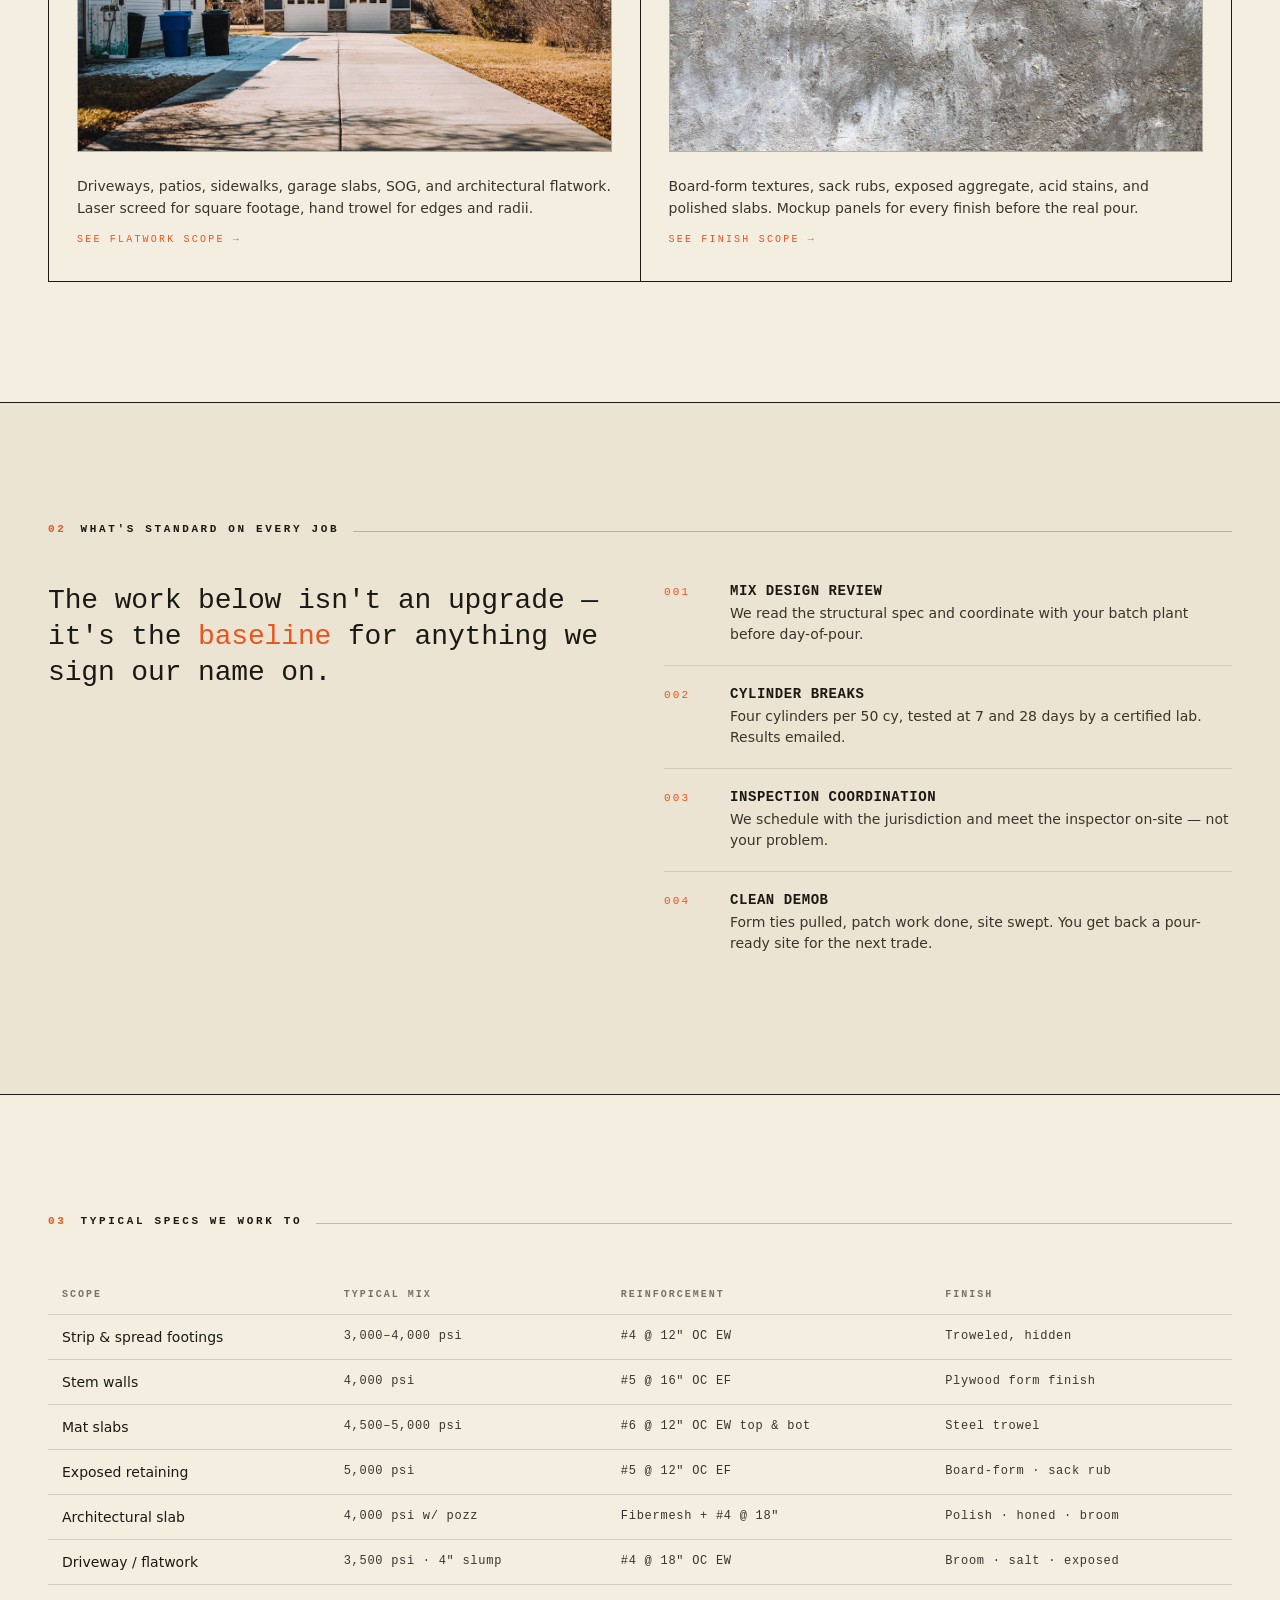
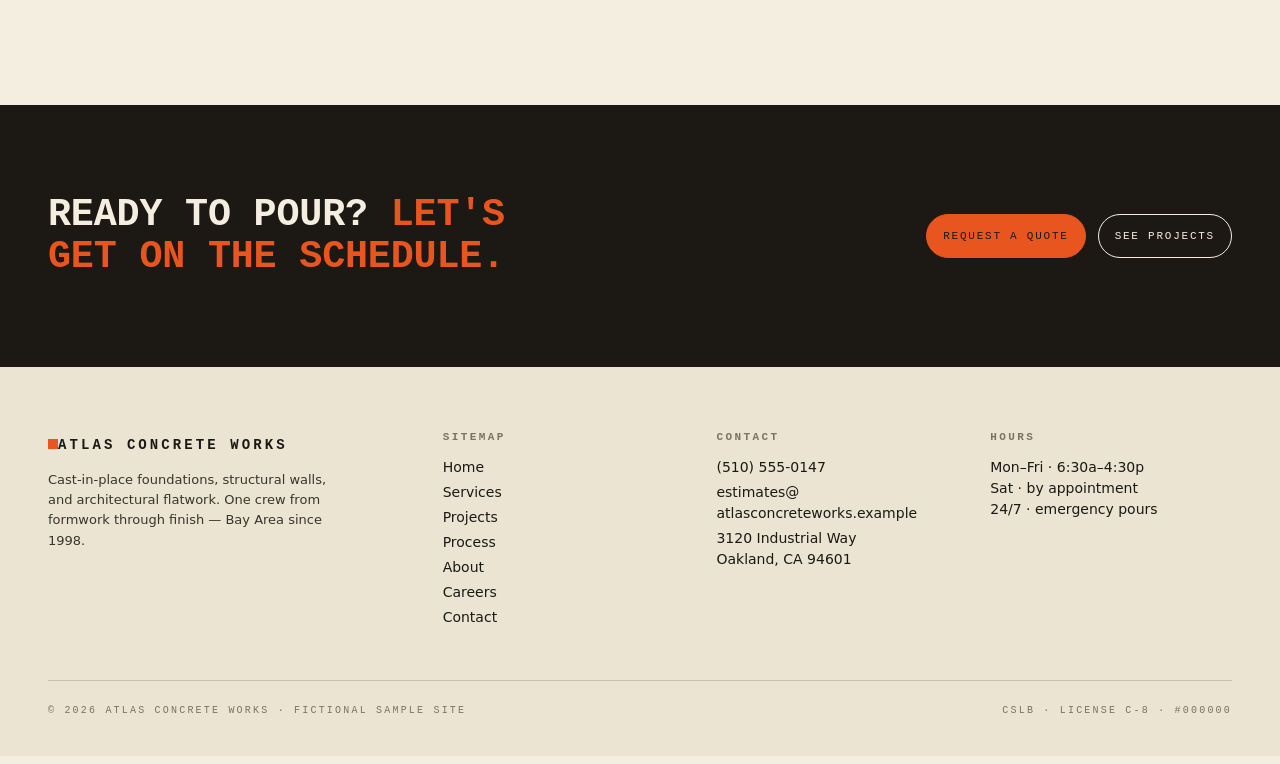
<file: services.html>
<!doctype html>
<html lang="en">
<head>
<meta charset="utf-8">
<meta name="viewport" content="width=device-width, initial-scale=1">
<title>Services — Atlas Concrete Works</title>
<style>
/* ============================================================
   ATLAS CONCRETE WORKS — shared site stylesheet
   Extracted from landing page. All pages consume this.
   ============================================================ */
:root {
  --paper: #F3EEE0;
  --paper-2: #EBE4D2;
  --paper-3: #E0D8C2;
  --ink: #1C1915;
  --ink-soft: #3A342C;
  --ink-mute: #7A7265;
  --accent: #E8551F;
  --accent-ink: #B8421A;
  --rule: #1C1915;
  --nav-h: 64px;
  --mono: ui-monospace, "JetBrains Mono", "SF Mono", Menlo, Consolas, monospace;
  --sans: -apple-system, BlinkMacSystemFont, "Segoe UI", Inter, system-ui, sans-serif;
}

* { box-sizing: border-box; }
html, body { margin: 0; padding: 0; background: var(--paper); color: var(--ink); font-family: var(--sans); }
body { -webkit-font-smoothing: antialiased; text-rendering: optimizeLegibility; }
a { color: inherit; text-decoration: none; }
img, svg { display: block; max-width: 100%; }

/* spec-sheet frame */
body::before {
  content: ""; position: fixed; inset: 12px; border: 1px solid rgba(28,25,21,0.08);
  pointer-events: none; z-index: 40;
}
@media (max-width: 600px) { body::before { inset: 6px; } }

/* ---------- NAV (inverted dark) ---------- */
.nav {
  position: fixed; top: 0; left: 0; right: 0; height: var(--nav-h);
  display: flex; align-items: center; justify-content: space-between;
  padding: 0 28px;
  background: var(--ink);
  border-bottom: 1px solid rgba(243,238,224,0.08);
  z-index: 50;
  color: var(--paper);
}
.wordmark {
  font-family: var(--mono);
  font-size: 12px; letter-spacing: 0.22em; text-transform: uppercase;
  font-weight: 600;
  display: flex; align-items: center; gap: 10px;
  color: var(--paper);
}
.wordmark::before {
  content: ""; display: inline-block;
  width: 10px; height: 10px; background: var(--accent);
}
.nav-right { display: flex; align-items: center; gap: 28px; }
.nav-links { display: flex; gap: 22px; }
.nav-links a {
  font-family: var(--mono); font-size: 11px;
  letter-spacing: 0.16em; text-transform: uppercase;
  color: rgba(243,238,224,0.68);
  transition: color 160ms ease;
  position: relative;
  padding: 4px 0;
}
.nav-links a:hover { color: var(--paper); }
.nav-links a.active { color: var(--accent); }
.nav-links a.active::after {
  content: ""; position: absolute; left: 0; right: 0; bottom: -2px;
  height: 2px; background: var(--accent);
}
.cta {
  font-family: var(--mono);
  font-size: 11px; letter-spacing: 0.16em; text-transform: uppercase;
  padding: 9px 16px;
  border: 1px solid var(--accent);
  color: var(--accent);
  background: transparent;
  border-radius: 999px;
  transition: background 160ms ease, color 160ms ease;
  cursor: pointer;
}
.cta:hover { background: var(--accent); color: var(--paper); }
.cta.solid { background: var(--accent); color: var(--paper); }
.cta.solid:hover { background: var(--accent-ink); border-color: var(--accent-ink); }
.cta.ghost-ink { border-color: var(--ink); color: var(--ink); }
.cta.ghost-ink:hover { background: var(--ink); color: var(--paper); }

@media (max-width: 820px) {
  .nav-links { display: none; }
}

/* nav sits above a spacer so content doesn't slip under */
.nav-spacer { height: var(--nav-h); }

/* ---------- SECTION SCAFFOLDING ---------- */
.wrap { max-width: 1280px; margin: 0 auto; }
.wrap-narrow { max-width: 960px; margin: 0 auto; }

.section {
  padding: 120px 48px;
  border-top: 1px solid var(--rule);
  position: relative;
}
.section.tight { padding: 72px 48px; }
.section.paper-2 { background: var(--paper-2); }
.section.ink { background: var(--ink); color: var(--paper); }
.section.ink .section-label .title { color: var(--paper); }
.section.ink .section-label .rule { background: var(--paper); }

.section-label {
  font-family: var(--mono);
  font-size: 11px; letter-spacing: 0.24em; text-transform: uppercase;
  color: var(--ink-soft);
  margin: 0 0 48px 0;
  display: flex; align-items: baseline; gap: 14px;
}
.section-label .num { color: var(--accent); font-weight: 600; }
.section-label .title { color: var(--ink); }
.section-label .rule { flex: 1; height: 1px; background: var(--ink); opacity: 0.25; }
.section-label .meta { color: var(--ink-mute); font-weight: 600; }

@media (max-width: 720px) {
  .section { padding: 80px 24px; }
  .section.tight { padding: 56px 24px; }
}

/* ---------- PAGE HEADER (hero strip for sub-pages) ---------- */
.page-header {
  padding: 140px 48px 80px;
  background: var(--paper);
  border-bottom: 1px solid var(--rule);
  position: relative;
}
.page-header .crumbs {
  font-family: var(--mono);
  font-size: 11px; letter-spacing: 0.22em; text-transform: uppercase;
  color: var(--ink-mute);
  display: flex; gap: 10px; align-items: center;
  margin-bottom: 28px;
}
.page-header .crumbs a:hover { color: var(--accent); }
.page-header .crumbs .sep::before { content: "/"; color: rgba(28,25,21,0.3); }
.page-header h1 {
  font-family: var(--mono);
  font-weight: 600;
  font-size: clamp(40px, 6vw, 88px);
  line-height: 1.02; letter-spacing: -0.01em;
  text-transform: uppercase;
  margin: 0 0 24px 0;
  color: var(--ink);
  max-width: 18ch;
}
.page-header h1 .slash { color: var(--accent); }
.page-header .lede {
  font-size: clamp(16px, 1.4vw, 19px);
  line-height: 1.55; color: var(--ink-soft);
  max-width: 58ch; margin: 0;
}
.page-header .eyebrow {
  font-family: var(--mono);
  font-size: 11px; letter-spacing: 0.24em; text-transform: uppercase;
  color: var(--ink-soft);
  display: flex; align-items: center; gap: 10px;
  margin-bottom: 24px;
}
.page-header .eyebrow::before {
  content: ""; display: inline-block;
  width: 22px; height: 1px; background: var(--ink-soft);
}

@media (max-width: 720px) {
  .page-header { padding: 110px 24px 56px; }
}

/* ---------- GRID UTILITIES ---------- */
.grid-4, .grid-3, .grid-2 {
  display: grid; gap: 0;
  border-top: 1px solid var(--rule); border-left: 1px solid var(--rule);
}
.grid-4 { grid-template-columns: repeat(4, 1fr); }
.grid-3 { grid-template-columns: repeat(3, 1fr); }
.grid-2 { grid-template-columns: repeat(2, 1fr); }
.cell {
  padding: 32px 28px 36px;
  border-right: 1px solid var(--rule);
  border-bottom: 1px solid var(--rule);
  background: var(--paper);
  display: flex; flex-direction: column; gap: 14px;
  min-height: 200px;
  position: relative;
}
.cell.tall { min-height: 280px; }
.cell.has-hover { transition: background 180ms ease; cursor: pointer; }
.cell.has-hover:hover { background: var(--paper-2); }
.cell .idx {
  font-family: var(--mono);
  font-size: 10px; letter-spacing: 0.22em; text-transform: uppercase;
  color: var(--ink-mute);
}
.cell h3 {
  font-family: var(--mono);
  font-weight: 600;
  font-size: 18px; letter-spacing: 0.02em; text-transform: uppercase;
  margin: 0; color: var(--ink);
}
.cell p { font-size: 14px; line-height: 1.55; color: var(--ink-soft); margin: 0; }
.cell .cell-arrow {
  font-family: var(--mono);
  font-size: 10px; letter-spacing: 0.22em; text-transform: uppercase;
  color: var(--accent);
  margin-top: auto;
  display: inline-flex; align-items: center; gap: 8px;
}
.cell .cell-arrow::after {
  content: "→"; transition: transform 180ms ease;
}
.cell.has-hover:hover .cell-arrow::after { transform: translateX(4px); }

@media (max-width: 960px) { .grid-4 { grid-template-columns: repeat(2, 1fr); } }
@media (max-width: 560px) { .grid-4, .grid-3, .grid-2 { grid-template-columns: 1fr; } }

/* ---------- TWO-COL ---------- */
.two-col {
  display: grid; grid-template-columns: 1fr 1fr; gap: 48px; align-items: start;
}
.two-col.lead-right { grid-template-columns: 1fr 2fr; }
.two-col.narrow-right { grid-template-columns: 2fr 1fr; }
@media (max-width: 760px) {
  .two-col, .two-col.lead-right, .two-col.narrow-right { grid-template-columns: 1fr; gap: 28px; }
}

.lead-quote {
  font-family: var(--mono);
  font-size: clamp(20px, 2.2vw, 28px);
  line-height: 1.3; letter-spacing: -0.005em;
  color: var(--ink); margin: 0;
}
.lead-quote .slash { color: var(--accent); }

/* ---------- NUMBERED LIST ---------- */
.numlist { list-style: none; padding: 0; margin: 0; display: flex; flex-direction: column; gap: 20px; }
.numlist li {
  display: grid; grid-template-columns: 48px 1fr; gap: 18px; align-items: baseline;
  padding-bottom: 20px; border-bottom: 1px solid rgba(28,25,21,0.12);
}
.numlist li:last-child { border-bottom: 0; }
.numlist .n {
  font-family: var(--mono); font-size: 11px; letter-spacing: 0.2em;
  color: var(--accent);
}
.numlist .body { display: flex; flex-direction: column; gap: 4px; }
.numlist .body strong {
  font-family: var(--mono); font-weight: 600;
  font-size: 14px; letter-spacing: 0.04em; text-transform: uppercase;
  color: var(--ink);
}
.numlist .body span { font-size: 14px; color: var(--ink-soft); line-height: 1.5; }

/* ---------- META / SPEC ROWS ---------- */
.spec {
  font-family: var(--mono); font-size: 11px; letter-spacing: 0.18em; text-transform: uppercase;
  color: var(--ink-mute);
  display: flex; flex-direction: column; gap: 2px;
  border-top: 1px solid var(--ink);
}
.spec .row {
  display: flex; justify-content: space-between; gap: 12px;
  border-bottom: 1px dashed rgba(28,25,21,0.22); padding: 10px 0;
}
.spec .row span:last-child { color: var(--ink); }

/* ---------- TAGS ---------- */
.tag-pill {
  display: inline-block;
  font-family: var(--mono); font-size: 10px; letter-spacing: 0.18em; text-transform: uppercase;
  color: var(--accent);
  border: 1px solid var(--accent); padding: 4px 9px; border-radius: 2px;
}
.tag-pill.ink { color: var(--ink); border-color: var(--ink); }
.tag-pill.mute { color: var(--ink-mute); border-color: rgba(28,25,21,0.25); }

/* ---------- BODY COPY ---------- */
.prose p { font-size: 16px; line-height: 1.65; color: var(--ink-soft); margin: 0 0 14px 0; max-width: 64ch; }
.prose p.large { font-size: 18px; line-height: 1.55; color: var(--ink); }
.prose h2 {
  font-family: var(--mono); font-weight: 600;
  font-size: 22px; letter-spacing: 0.02em; text-transform: uppercase;
  margin: 40px 0 16px 0; color: var(--ink);
}
.prose h3 {
  font-family: var(--mono); font-weight: 600;
  font-size: 14px; letter-spacing: 0.06em; text-transform: uppercase;
  margin: 28px 0 10px 0; color: var(--ink);
}

/* ---------- PLACEHOLDER IMAGE ---------- */
.ph {
  position: relative;
  background:
    repeating-linear-gradient(
      135deg,
      rgba(28,25,21,0.08) 0 1px,
      transparent 1px 10px
    ),
    var(--paper-2);
  border: 1px solid rgba(28,25,21,0.25);
  display: flex; align-items: flex-end; justify-content: flex-start;
  padding: 14px;
  font-family: var(--mono); font-size: 10px; letter-spacing: 0.2em; text-transform: uppercase;
  color: var(--ink-soft);
  aspect-ratio: 4 / 3;
  overflow: hidden;
}
.ph.tall { aspect-ratio: 3 / 4; }
.ph.wide { aspect-ratio: 16 / 9; }
.ph.sq { aspect-ratio: 1 / 1; }
.ph .ph-label {
  background: var(--paper);
  padding: 4px 8px;
  border: 1px solid rgba(28,25,21,0.25);
}
.ph.dark {
  background:
    repeating-linear-gradient(
      135deg,
      rgba(243,238,224,0.10) 0 1px,
      transparent 1px 10px
    ),
    var(--ink);
  color: rgba(243,238,224,0.7);
  border-color: rgba(243,238,224,0.2);
}
.ph.dark .ph-label {
  background: var(--ink);
  color: rgba(243,238,224,0.85);
  border-color: rgba(243,238,224,0.2);
}
.ph > img { position: absolute; inset: 0; width: 100%; height: 100%; object-fit: cover; display: block; }

/* ---------- CTA BANDS ---------- */
.cta-band {
  padding: 88px 48px;
  border-top: 1px solid var(--rule);
  background: var(--ink);
  color: var(--paper);
  display: grid; grid-template-columns: 2fr 1fr; gap: 48px; align-items: center;
}
.cta-band h2 {
  font-family: var(--mono); font-weight: 600;
  font-size: clamp(28px, 3vw, 44px); line-height: 1.1;
  letter-spacing: -0.005em; text-transform: uppercase;
  margin: 0; max-width: 20ch;
}
.cta-band h2 .slash { color: var(--accent); }
.cta-band .cta { border-color: var(--accent); color: var(--accent); }
.cta-band .cta:hover { background: var(--accent); color: var(--ink); }
.cta-band .cta.solid { background: var(--accent); color: var(--ink); }
.cta-band .cta.solid:hover { background: var(--paper); color: var(--ink); border-color: var(--paper); }
.cta-band .actions { display: flex; gap: 12px; justify-content: flex-end; flex-wrap: wrap; }
@media (max-width: 720px) { .cta-band { grid-template-columns: 1fr; padding: 64px 24px; } .cta-band .actions { justify-content: flex-start; } }

/* ---------- FOOTER ---------- */
footer.site-foot {
  border-top: 1px solid var(--rule);
  padding: 64px 48px 40px;
  background: var(--paper-2);
}
.foot {
  display: grid; grid-template-columns: 1.5fr 1fr 1fr 1fr; gap: 32px; margin-bottom: 48px;
}
.foot h4 {
  font-family: var(--mono); font-weight: 600;
  font-size: 11px; letter-spacing: 0.22em; text-transform: uppercase;
  color: var(--ink-mute); margin: 0 0 14px 0;
}
.foot p, .foot a { font-size: 14px; color: var(--ink); margin: 4px 0; line-height: 1.5; display: block; }
.foot a:hover { color: var(--accent); }
.foot .wordmark { margin-bottom: 14px; color: var(--ink); }
.foot .wordmark::before { background: var(--accent); }
.foot .blurb { font-size: 13px; color: var(--ink-soft); max-width: 34ch; line-height: 1.55; }
.foot-bottom {
  display: flex; justify-content: space-between; align-items: center; gap: 12px;
  padding-top: 24px; border-top: 1px solid rgba(28,25,21,0.18);
  font-family: var(--mono); font-size: 10px; letter-spacing: 0.22em; text-transform: uppercase;
  color: var(--ink-mute);
}
@media (max-width: 820px) {
  .foot { grid-template-columns: 1fr 1fr; }
}
@media (max-width: 520px) {
  .foot { grid-template-columns: 1fr; }
  .foot-bottom { flex-direction: column; gap: 8px; align-items: flex-start; }
  footer.site-foot { padding: 56px 24px 32px; }
}

/* ---------- FORMS ---------- */
.form { display: grid; grid-template-columns: 1fr 1fr; gap: 20px; }
.form .full { grid-column: 1 / -1; }
.field { display: flex; flex-direction: column; gap: 6px; }
.field label {
  font-family: var(--mono); font-size: 10px; letter-spacing: 0.22em; text-transform: uppercase;
  color: var(--ink-mute);
}
.field input, .field select, .field textarea {
  font-family: var(--sans); font-size: 15px;
  padding: 12px 14px;
  background: var(--paper);
  border: 1px solid rgba(28,25,21,0.3);
  color: var(--ink);
  border-radius: 0;
  outline: none;
  transition: border-color 160ms ease, background 160ms ease;
}
.field input:focus, .field select:focus, .field textarea:focus {
  border-color: var(--accent);
  background: #FFFDF7;
}
.field textarea { min-height: 140px; resize: vertical; font-family: var(--sans); }
.field .hint { font-family: var(--mono); font-size: 10px; letter-spacing: 0.18em; text-transform: uppercase; color: var(--ink-mute); }
.field .err { color: var(--accent); font-family: var(--mono); font-size: 10px; letter-spacing: 0.18em; text-transform: uppercase; }

@media (max-width: 720px) { .form { grid-template-columns: 1fr; } }

/* ---------- LINK ---------- */
.textlink {
  font-family: var(--mono); font-size: 11px; letter-spacing: 0.18em; text-transform: uppercase;
  color: var(--accent); display: inline-flex; gap: 8px; align-items: center;
  border-bottom: 1px solid transparent;
}
.textlink::after { content: "→"; transition: transform 180ms ease; }
.textlink:hover::after { transform: translateX(4px); }

/* ---------- BIG NUMBERS ---------- */
.stats { display: grid; grid-template-columns: repeat(4, 1fr); gap: 0; border-top: 1px solid var(--rule); border-left: 1px solid var(--rule); }
.stat { padding: 36px 28px; border-right: 1px solid var(--rule); border-bottom: 1px solid var(--rule); display: flex; flex-direction: column; gap: 8px; min-height: 180px; justify-content: space-between; }
.stat .num {
  font-family: var(--mono); font-weight: 600;
  font-size: clamp(40px, 5vw, 64px);
  line-height: 1; letter-spacing: -0.02em;
  color: var(--ink);
}
.stat .num .unit { font-size: 0.45em; color: var(--ink-mute); margin-left: 6px; letter-spacing: 0.02em; }
.stat .k {
  font-family: var(--mono); font-size: 11px; letter-spacing: 0.22em; text-transform: uppercase;
  color: var(--ink-soft);
}
@media (max-width: 960px) { .stats { grid-template-columns: repeat(2, 1fr); } }
@media (max-width: 560px) { .stats { grid-template-columns: 1fr; } }

/* ---------- TABLE ---------- */
.tbl { width: 100%; border-collapse: collapse; font-size: 14px; }
.tbl th, .tbl td { padding: 14px 14px; text-align: left; border-bottom: 1px solid rgba(28,25,21,0.15); }
.tbl th { font-family: var(--mono); font-size: 10px; letter-spacing: 0.2em; text-transform: uppercase; color: var(--ink-mute); font-weight: 600; }
.tbl td { color: var(--ink); vertical-align: top; }
.tbl td.mono { font-family: var(--mono); font-size: 12px; letter-spacing: 0.06em; color: var(--ink-soft); }

/* ---------- TWEAKS PANEL ---------- */
.tweaks-panel {
  position: fixed; bottom: 20px; right: 20px; z-index: 90;
  background: var(--paper);
  border: 1px solid var(--ink);
  padding: 16px 18px 18px;
  width: 260px;
  font-family: var(--mono);
  box-shadow: 0 12px 40px rgba(28,25,21,0.18);
  display: none;
}
.tweaks-panel.on { display: block; }
.tweaks-panel h5 {
  font-size: 10px; letter-spacing: 0.22em; text-transform: uppercase;
  color: var(--ink-mute); margin: 0 0 12px 0; font-weight: 600;
  display: flex; justify-content: space-between; align-items: center;
}
.tweaks-panel .tw-group { margin-bottom: 14px; }
.tweaks-panel .tw-label {
  font-size: 10px; letter-spacing: 0.22em; text-transform: uppercase;
  color: var(--ink); display: block; margin-bottom: 6px;
}
.tweaks-panel .swatches { display: flex; gap: 6px; }
.tweaks-panel .sw {
  width: 22px; height: 22px; border: 1px solid var(--ink); cursor: pointer;
  border-radius: 0;
  padding: 0;
}
.tweaks-panel .sw.active { outline: 2px solid var(--ink); outline-offset: 2px; }
.tweaks-panel select {
  width: 100%; padding: 6px 8px;
  font-family: var(--mono); font-size: 10px; letter-spacing: 0.16em; text-transform: uppercase;
  background: var(--paper); color: var(--ink);
  border: 1px solid var(--ink); border-radius: 0;
}

</style>
  <link rel="stylesheet" href="mobile.css">
  <script defer src="nav.js"></script>
</head>
<body>

<div data-nav></div>

<main>
  <section class="page-header">
    <div class="wrap">
      <div class="crumbs">
        <a href="index.html">Atlas</a>
        <span class="sep"></span>
        <span>Services</span>
      </div>
      <span class="eyebrow">04 disciplines · one crew</span>
      <h1>Cast-in-place, <span class="slash">end to end.</span></h1>
      <p class="lede">From the first footing to the last trowel pass, we keep the work in-house. No subbed-out formwork, no runaround on finishes. Pick a discipline below for scope, mixes, and recent examples.</p>
    </div>
  </section>

  <section class="section" style="border-top: 0;">
    <div class="wrap">
      <h2 class="section-label">
        <span class="num">01</span>
        <span class="title">Disciplines</span>
        <span class="rule"></span>
        <span class="meta">04 / 04</span>
      </h2>
      <div class="grid-2">
        <a class="cell has-hover tall" href="service-foundations.html">
          <span class="idx">01 /</span>
          <h3>Foundations</h3>
          <div class="ph wide" style="margin: 6px 0 10px 0;">
            <img src="images/services-1.jpg" alt="Mat slab pour · Emeryville" loading="lazy">
          </div>
          <p>Footings, stem walls, mat slabs, and deep pours for hillside and infill sites across the Bay. Soils reports read, rebar coordinated, waterproofing handed off clean.</p>
          <span class="cell-arrow">See foundation scope</span>
        </a>
        <a class="cell has-hover tall" href="service-walls.html">
          <span class="idx">02 /</span>
          <h3>Structural Walls</h3>
          <div class="ph wide" style="margin: 6px 0 10px 0;">
            <img src="images/services-2.jpg" alt="Shear wall forms · Berkeley" loading="lazy">
          </div>
          <p>Cast-in-place bearing and shear walls with engineered formwork. Board-form, plywood, or steel-ply — we own all three systems and pick to the detail.</p>
          <span class="cell-arrow">See wall scope</span>
        </a>
        <a class="cell has-hover tall" href="service-flatwork.html">
          <span class="idx">03 /</span>
          <h3>Flatwork &amp; Slabs</h3>
          <div class="ph wide" style="margin: 6px 0 10px 0;">
            <img src="images/services-3.jpg" alt="Broom-finish driveway · Alameda" loading="lazy">
          </div>
          <p>Driveways, patios, sidewalks, garage slabs, SOG, and architectural flatwork. Laser screed for square footage, hand trowel for edges and radii.</p>
          <span class="cell-arrow">See flatwork scope</span>
        </a>
        <a class="cell has-hover tall" href="service-finishes.html">
          <span class="idx">04 /</span>
          <h3>Decorative Finishes</h3>
          <div class="ph wide" style="margin: 6px 0 10px 0;">
            <img src="images/services-4.jpg" alt="Board-form texture · cedar 1x6" loading="lazy">
          </div>
          <p>Board-form textures, sack rubs, exposed aggregate, acid stains, and polished slabs. Mockup panels for every finish before the real pour.</p>
          <span class="cell-arrow">See finish scope</span>
        </a>
      </div>
    </div>
  </section>

  <section class="section paper-2">
    <div class="wrap">
      <h2 class="section-label">
        <span class="num">02</span>
        <span class="title">What's standard on every job</span>
        <span class="rule"></span>
      </h2>
      <div class="two-col">
        <p class="lead-quote">The work below isn't an upgrade — it's the <span class="slash">baseline</span> for anything we sign our name on.</p>
        <ul class="numlist">
          <li><span class="n">001</span><span class="body"><strong>Mix design review</strong><span>We read the structural spec and coordinate with your batch plant before day-of-pour.</span></span></li>
          <li><span class="n">002</span><span class="body"><strong>Cylinder breaks</strong><span>Four cylinders per 50 cy, tested at 7 and 28 days by a certified lab. Results emailed.</span></span></li>
          <li><span class="n">003</span><span class="body"><strong>Inspection coordination</strong><span>We schedule with the jurisdiction and meet the inspector on-site — not your problem.</span></span></li>
          <li><span class="n">004</span><span class="body"><strong>Clean demob</strong><span>Form ties pulled, patch work done, site swept. You get back a pour-ready site for the next trade.</span></span></li>
        </ul>
      </div>
    </div>
  </section>

  <section class="section">
    <div class="wrap">
      <h2 class="section-label">
        <span class="num">03</span>
        <span class="title">Typical specs we work to</span>
        <span class="rule"></span>
      </h2>
      <table class="tbl">
        <thead>
          <tr><th>Scope</th><th>Typical mix</th><th>Reinforcement</th><th>Finish</th></tr>
        </thead>
        <tbody>
          <tr><td>Strip &amp; spread footings</td><td class="mono">3,000–4,000 psi</td><td class="mono">#4 @ 12" OC EW</td><td class="mono">Troweled, hidden</td></tr>
          <tr><td>Stem walls</td><td class="mono">4,000 psi</td><td class="mono">#5 @ 16" OC EF</td><td class="mono">Plywood form finish</td></tr>
          <tr><td>Mat slabs</td><td class="mono">4,500–5,000 psi</td><td class="mono">#6 @ 12" OC EW top &amp; bot</td><td class="mono">Steel trowel</td></tr>
          <tr><td>Exposed retaining</td><td class="mono">5,000 psi</td><td class="mono">#5 @ 12" OC EF</td><td class="mono">Board-form · sack rub</td></tr>
          <tr><td>Architectural slab</td><td class="mono">4,000 psi w/ pozz</td><td class="mono">Fibermesh + #4 @ 18"</td><td class="mono">Polish · honed · broom</td></tr>
          <tr><td>Driveway / flatwork</td><td class="mono">3,500 psi · 4" slump</td><td class="mono">#4 @ 18" OC EW</td><td class="mono">Broom · salt · exposed</td></tr>
        </tbody>
      </table>
    </div>
  </section>
</main>

<div data-footer></div>
<script>
/* Shared site JS: nav active state, tweaks panel, small interactions */
(function () {
  // ---- Active nav link ----
  const path = (location.pathname.split('/').pop() || 'index.html').toLowerCase();
  document.querySelectorAll('.nav-links a').forEach(a => {
    const href = (a.getAttribute('href') || '').toLowerCase();
    if (!href) return;
    const base = href.split('/').pop();
    if (base === path || (path === '' && base === 'index.html')) {
      a.classList.add('active');
    }
    // services pages highlight Services
    if (path.startsWith('service-') && href.endsWith('services.html')) a.classList.add('active');
    if (path.startsWith('project-') && href.endsWith('projects.html')) a.classList.add('active');
  });

  // ---- Tweaks: read persisted values ----
  const TWEAK_DEFAULTS = /*EDITMODE-BEGIN*/{
    "accent": "#E8551F",
    "paperTone": "warm",
    "navStyle": "dark"
  }/*EDITMODE-END*/;

  const stored = (() => {
    try { return JSON.parse(localStorage.getItem('atlas-tweaks') || '{}'); } catch (_) { return {}; }
  })();
  const current = Object.assign({}, TWEAK_DEFAULTS, stored);

  const PAPER_TONES = {
    warm:    { paper: '#F3EEE0', paper2: '#EBE4D2', paper3: '#E0D8C2' },
    neutral: { paper: '#F0EEEA', paper2: '#E6E3DD', paper3: '#DAD6CE' },
    cool:    { paper: '#EDEEEC', paper2: '#E2E4E0', paper3: '#D4D7D1' },
  };

  function apply(t) {
    const r = document.documentElement.style;
    r.setProperty('--accent', t.accent);
    // derive a darker accent-ink roughly
    r.setProperty('--accent-ink', shade(t.accent, -0.2));
    const tone = PAPER_TONES[t.paperTone] || PAPER_TONES.warm;
    r.setProperty('--paper', tone.paper);
    r.setProperty('--paper-2', tone.paper2);
    r.setProperty('--paper-3', tone.paper3);
    // nav style
    const nav = document.querySelector('.nav');
    if (nav) {
      nav.dataset.style = t.navStyle;
      if (t.navStyle === 'light') {
        nav.style.background = 'rgba(243,238,224,0.88)';
        nav.style.color = 'var(--ink)';
        nav.style.backdropFilter = 'blur(14px)';
        nav.style.borderBottomColor = 'rgba(28,25,21,0.12)';
        nav.querySelectorAll('.nav-links a').forEach(a => a.style.color = 'var(--ink-soft)');
        const wm = nav.querySelector('.wordmark'); if (wm) wm.style.color = 'var(--ink)';
      } else {
        nav.style.background = ''; nav.style.color = ''; nav.style.backdropFilter = '';
        nav.style.borderBottomColor = '';
        nav.querySelectorAll('.nav-links a').forEach(a => a.style.color = '');
        const wm = nav.querySelector('.wordmark'); if (wm) wm.style.color = '';
      }
    }
  }

  function shade(hex, pct) {
    // expand short hex
    let h = hex.replace('#', '');
    if (h.length === 3) h = h.split('').map(c => c + c).join('');
    const num = parseInt(h, 16);
    let r = (num >> 16) & 255, g = (num >> 8) & 255, b = num & 255;
    r = Math.round(Math.max(0, Math.min(255, r + r * pct)));
    g = Math.round(Math.max(0, Math.min(255, g + g * pct)));
    b = Math.round(Math.max(0, Math.min(255, b + b * pct)));
    return '#' + [r, g, b].map(v => v.toString(16).padStart(2, '0')).join('');
  }

  apply(current);

  // ---- Tweaks host protocol ----
  let tweaksOn = false;
  const panel = document.createElement('div');
  panel.className = 'tweaks-panel';
  panel.innerHTML = `
    <h5>Tweaks <span style="color:var(--accent)">●</span></h5>
    <div class="tw-group">
      <span class="tw-label">Accent</span>
      <div class="swatches" data-k="accent">
        <button class="sw" data-v="#E8551F" style="background:#E8551F" title="Orange (default)"></button>
        <button class="sw" data-v="#B8421A" style="background:#B8421A" title="Burnt"></button>
        <button class="sw" data-v="#2E6F5E" style="background:#2E6F5E" title="Moss"></button>
        <button class="sw" data-v="#2B4C7E" style="background:#2B4C7E" title="Blueprint"></button>
        <button class="sw" data-v="#C9A227" style="background:#C9A227" title="Brass"></button>
        <button class="sw" data-v="#1C1915" style="background:#1C1915" title="Ink"></button>
      </div>
    </div>
    <div class="tw-group">
      <span class="tw-label">Paper tone</span>
      <select data-k="paperTone">
        <option value="warm">Warm</option>
        <option value="neutral">Neutral</option>
        <option value="cool">Cool</option>
      </select>
    </div>
    <div class="tw-group">
      <span class="tw-label">Nav style</span>
      <select data-k="navStyle">
        <option value="dark">Inverted dark</option>
        <option value="light">Light glass</option>
      </select>
    </div>
  `;
  document.body.appendChild(panel);

  function syncPanel() {
    panel.querySelectorAll('[data-k="accent"] .sw').forEach(b => {
      b.classList.toggle('active', b.dataset.v.toLowerCase() === current.accent.toLowerCase());
    });
    panel.querySelector('[data-k="paperTone"]').value = current.paperTone;
    panel.querySelector('[data-k="navStyle"]').value = current.navStyle;
  }
  syncPanel();

  function persist() {
    try { localStorage.setItem('atlas-tweaks', JSON.stringify(current)); } catch (_) {}
    try {
      window.parent.postMessage({ type: '__edit_mode_set_keys', edits: current }, '*');
    } catch (_) {}
  }

  panel.querySelectorAll('[data-k="accent"] .sw').forEach(b => {
    b.addEventListener('click', () => {
      current.accent = b.dataset.v;
      apply(current); syncPanel(); persist();
    });
  });
  panel.querySelector('[data-k="paperTone"]').addEventListener('change', e => {
    current.paperTone = e.target.value; apply(current); persist();
  });
  panel.querySelector('[data-k="navStyle"]').addEventListener('change', e => {
    current.navStyle = e.target.value; apply(current); persist();
  });

  // ---- Tweaks: register listener BEFORE announcing availability ----
  window.addEventListener('message', (e) => {
    const d = e.data || {};
    if (d.type === '__activate_edit_mode') { tweaksOn = true; panel.classList.add('on'); }
    if (d.type === '__deactivate_edit_mode') { tweaksOn = false; panel.classList.remove('on'); }
  });
  try { window.parent.postMessage({ type: '__edit_mode_available' }, '*'); } catch (_) {}
})();

</script>

<script>
/* preview-token preserver: keep ?t=... across same-page relative nav */
(function () {
  var q = location.search;
  if (!q || q.indexOf('t=') === -1) return;
  function fix() {
    document.querySelectorAll('a[href]').forEach(function (a) {
      var h = a.getAttribute('href');
      if (!h) return;
      if (/^(https?:|mailto:|tel:|#|javascript:)/i.test(h)) return;
      if (h.indexOf('?') !== -1) return;
      if (!/\.html(#|$)/i.test(h)) return;
      var hash = '';
      var idx = h.indexOf('#');
      if (idx !== -1) { hash = h.slice(idx); h = h.slice(0, idx); }
      a.setAttribute('href', h + q + hash);
    });
  }
  if (document.readyState === 'loading') {
    document.addEventListener('DOMContentLoaded', fix);
  } else { fix(); }
  // also rerun after chrome.js injects nav/footer
  var mo = new MutationObserver(fix);
  mo.observe(document.documentElement, { childList: true, subtree: true });
  setTimeout(function () { mo.disconnect(); }, 2000);
})();
</script>

</body>
</html>
</file>
<file: mobile.css>
/* ============================================================
   mobile.css — phone & small-tablet adjustments for Atlas Concrete
   Linked from every HTML page after the inline <style> block,
   so these rules win where they overlap.
   ============================================================ */

/* ---------- Hamburger button (visible <=820px) ---------- */
.nav-toggle {
  display: none;
  width: 44px; height: 44px;
  margin-left: 4px;
  padding: 0;
  background: transparent;
  border: 0;
  cursor: pointer;
  position: relative;
  -webkit-tap-highlight-color: transparent;
}
.nav-toggle span {
  position: absolute;
  left: 10px; right: 10px;
  height: 2px;
  background: var(--paper, #F3EEE0);
  border-radius: 1px;
  transition: transform 200ms ease, opacity 160ms ease, top 200ms ease;
}
.nav-toggle span:nth-child(1) { top: 14px; }
.nav-toggle span:nth-child(2) { top: 21px; }
.nav-toggle span:nth-child(3) { top: 28px; }
.nav-toggle.is-open span:nth-child(1) { top: 21px; transform: rotate(45deg); }
.nav-toggle.is-open span:nth-child(2) { opacity: 0; }
.nav-toggle.is-open span:nth-child(3) { top: 21px; transform: rotate(-45deg); }
.nav-toggle:focus-visible { outline: 2px solid var(--accent, #E8551F); outline-offset: 2px; }

/* ---------- Mobile menu overlay (visible <=820px when open) ---------- */
.mobile-menu {
  position: fixed;
  top: var(--nav-h, 64px);
  left: 0; right: 0;
  bottom: 0;
  background: var(--ink, #1C1915);
  padding: 24px 24px 48px;
  display: flex;
  flex-direction: column;
  gap: 4px;
  z-index: 49;
  overflow-y: auto;
  -webkit-overflow-scrolling: touch;
  opacity: 0;
  transform: translateY(-8px);
  transition: opacity 200ms ease, transform 200ms ease;
}
.mobile-menu.is-open {
  opacity: 1;
  transform: translateY(0);
}
.mobile-menu[hidden] { display: none !important; }
.mobile-menu a {
  font-family: var(--mono, ui-monospace, "JetBrains Mono", "SF Mono", Menlo, Consolas, monospace);
  font-size: 14px;
  letter-spacing: 0.18em;
  text-transform: uppercase;
  color: rgba(243, 238, 224, 0.85);
  text-decoration: none;
  padding: 18px 4px;
  border-bottom: 1px solid rgba(243, 238, 224, 0.08);
  min-height: 44px;
  display: flex;
  align-items: center;
}
.mobile-menu a:last-child { border-bottom: 0; }
.mobile-menu a.cta {
  margin-top: 24px;
  justify-content: center;
  border: 1px solid var(--accent, #E8551F);
  border-radius: 0;
  letter-spacing: 0.16em;
}
.mobile-menu a.cta.solid {
  background: var(--accent, #E8551F);
  color: var(--paper, #F3EEE0);
}

/* Lock body scroll when menu is open */
body.menu-open { overflow: hidden; }

/* ---------- Show/hide hamburger by viewport ---------- */
@media (max-width: 820px) {
  .nav-toggle { display: inline-block; }
  .nav-cta { display: none; }            /* desktop CTA hidden — moved into mobile menu */
  .nav-links { display: none; }          /* belt & suspenders; inline CSS already does this */
  .nav-right { gap: 8px; }
  .nav { padding: 0 16px; }
}
@media (min-width: 821px) {
  .mobile-menu { display: none !important; }
}

/* ---------- Touch target enforcement ---------- */
.cta {
  min-height: 44px;
  display: inline-flex;
  align-items: center;
  justify-content: center;
}

/* ---------- Defensive overflow guard ---------- */
img, video {
  max-width: 100%;
  height: auto;
}

/* Wide tables — let them scroll horizontally instead of breaking the page */
@media (max-width: 720px) {
  .tbl {
    display: block;
    overflow-x: auto;
    max-width: 100%;
    -webkit-overflow-scrolling: touch;
  }
  .tbl th, .tbl td { white-space: nowrap; }
}

/* ---------- Hover-only interactions: scope to hover-capable devices ---------- */
@media (hover: none) {
  .nav-links a:hover,
  .cta:hover,
  .cta.solid:hover,
  .cta.ghost-ink:hover,
  .cta-band .cta:hover,
  .cta-band .cta.solid:hover {
    /* let the base styles win on touch — no hover state */
    background: initial;
    color: inherit;
  }
}

/* ============================================================
   Sub-480px breakpoint — true phones (320–480px)
   Fills the gap left by the existing 520/720 breakpoints.
   ============================================================ */
@media (max-width: 480px) {
  /* Pull the spec-sheet frame in (was 16-20px inset on desktop) */
  body::before { inset: 8px !important; }

  /* Section padding — tighter than the 720px rule (80px 24px) */
  .section { padding: 56px 18px !important; }
  .section.tight { padding: 44px 18px !important; }
  .page-header { padding: 96px 18px 44px !important; }

  /* Headings — the existing clamp() floors are still a touch large at 320px */
  h1 { font-size: clamp(30px, 9vw, 56px) !important; }
  h2 { font-size: clamp(22px, 6vw, 36px) !important; }

  /* Force any remaining multi-column grids to single column */
  .grid-4, .grid-3, .grid-2,
  .two-col, .two-col.lead-right, .two-col.narrow-right {
    grid-template-columns: 1fr !important;
    gap: 24px !important;
  }

  /* Footer — the inline rule collapses 4 → 2 at 820, 2 → 1 at 520; reinforce */
  .foot { grid-template-columns: 1fr !important; gap: 28px !important; }
  footer.site-foot { padding: 48px 18px 28px !important; }

  /* CTA band */
  .cta-band { padding: 48px 18px !important; }
  .cta-band .actions { gap: 10px !important; }
  .cta-band .actions .cta { width: 100%; }

  /* Wordmark — ensure it fits */
  .wordmark { font-size: 11px !important; letter-spacing: 0.18em !important; }

  /* Nav padding */
  .nav { padding: 0 14px !important; }

  /* Forms — full width inputs */
  input, textarea, select { width: 100% !important; box-sizing: border-box; }

  /* Disable the smallest body decorations to free horizontal space */
  .kicker { font-size: 11px; letter-spacing: 0.18em; }
}

/* ---------- iOS notch / safe-area padding ---------- */
@supports (padding: max(0px)) {
  .nav { padding-left: max(14px, env(safe-area-inset-left)); padding-right: max(14px, env(safe-area-inset-right)); }
  .mobile-menu { padding-bottom: max(48px, env(safe-area-inset-bottom)); }
}
</file>
